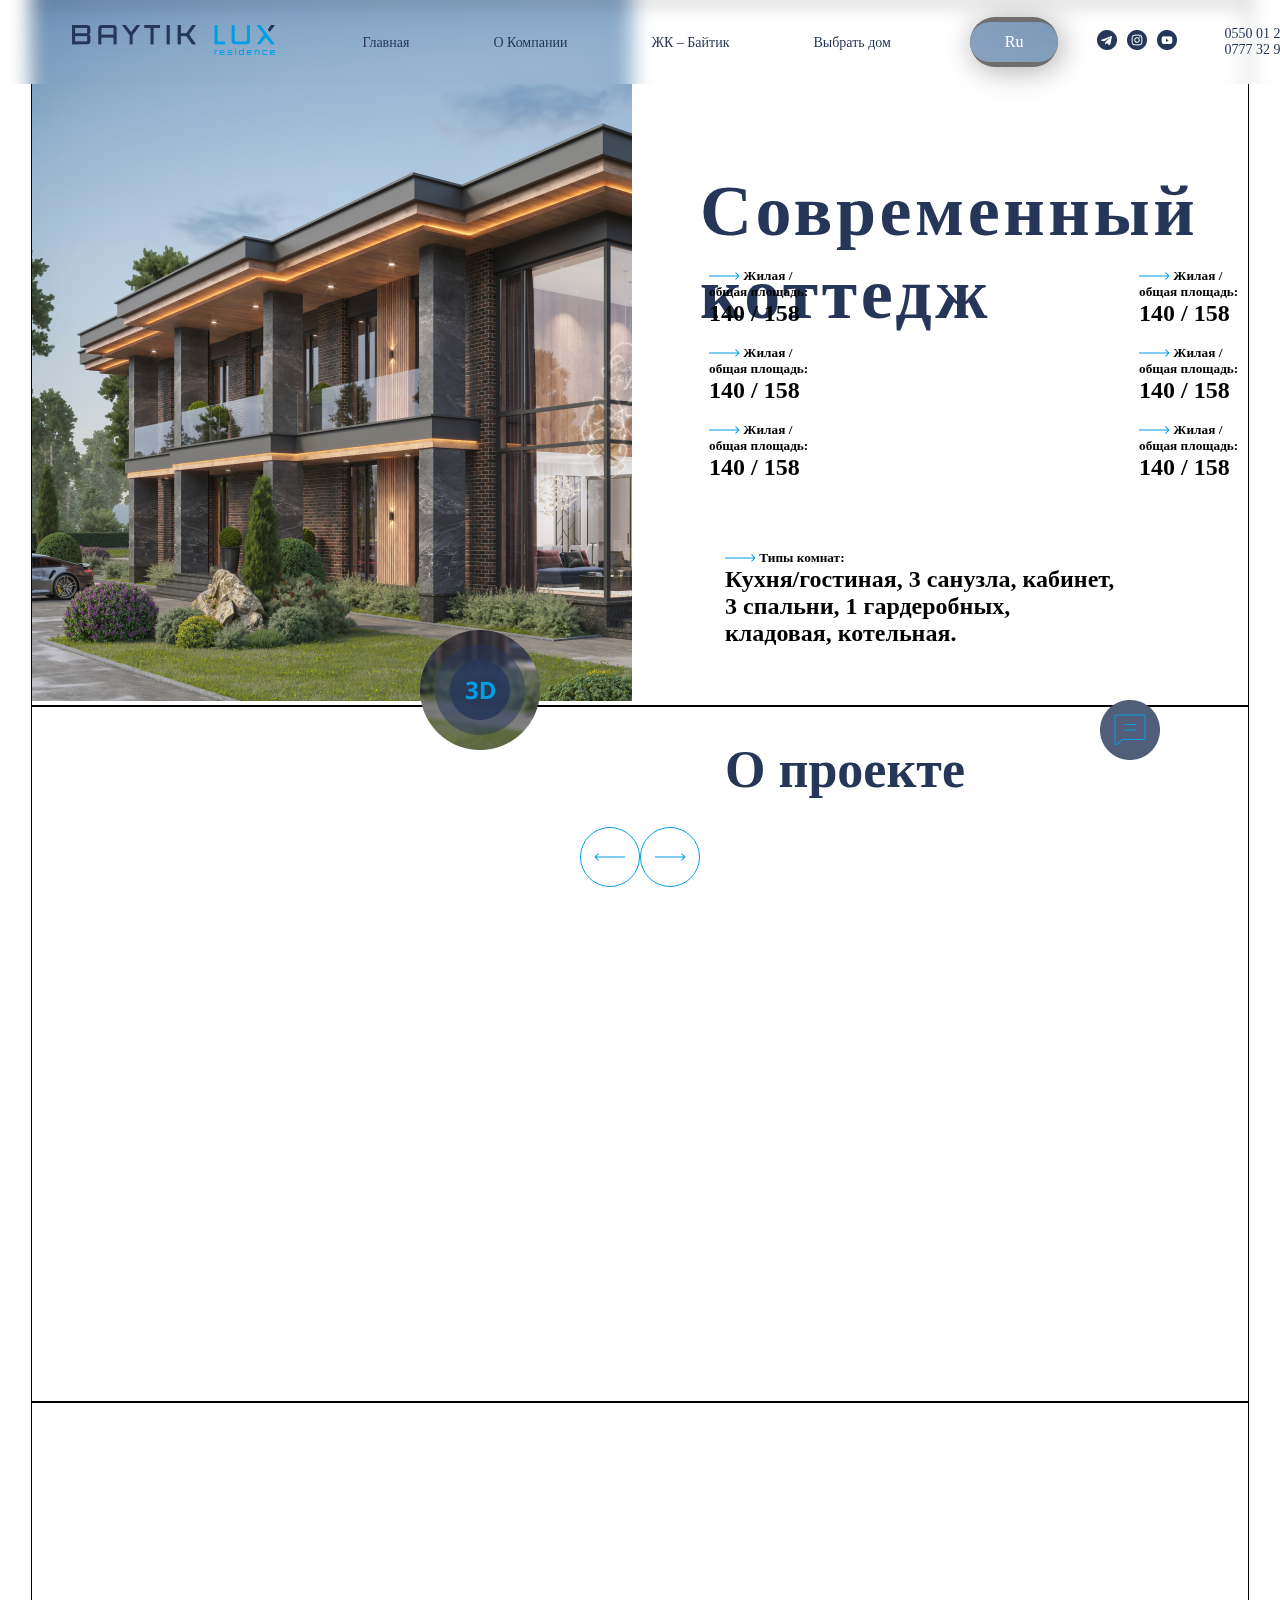
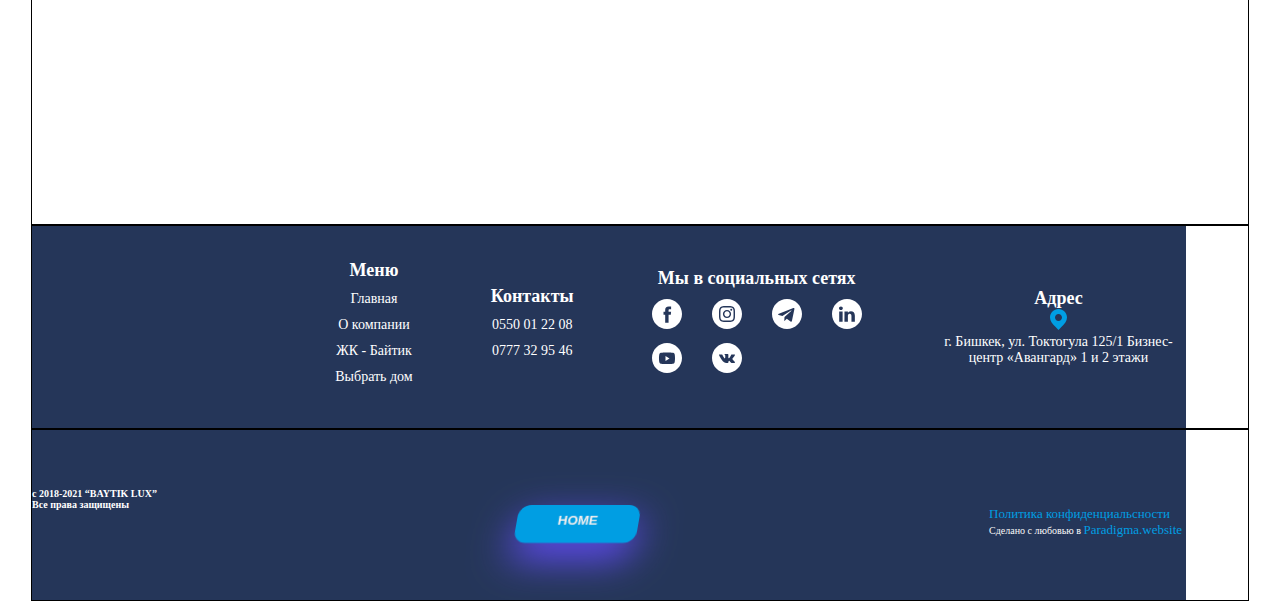
<file: Выбрать дом.html>
<!DOCTYPE html>
<html lang="en">
  <head>
    <meta charset="UTF-8" />
    <meta name="viewport" content="width=device-width, initial-scale=1.0" />
    <title>Выбрать дом</title>
    <link
      rel="icon"
      href="https://www.desmoinesregister.com/gcdn/presto/2023/03/06/PDEM/442d7d79-7525-4f5d-8c0b-e56f3b810e3b-6102_NE_Briarwood_Dr_Ankeny_IA_twilight_028.jpg?crop=1023,576,x0,y94&width=660&height=372&format=pjpg&auto=webp"
    />
    <link rel="stylesheet" href="./Выбрать дом.css" />
    <link rel="stylesheet" href="./media2.css" />
    <link href="https://unpkg.com/aos@2.3.1/dist/aos.css" rel="stylesheet" />
  </head>
  <body>
    <header id="header">
      <div class="Container">
        <div class="header">
          <div class="imgg">
            <div class="header-img">
              <img src="./img/777777.png" alt="" />
            </div>
            <div class="header-img1">
              <img src="./img/9999.png" alt="" />
            </div>
          </div>
          <div class="header-img3">
            <img
              data-aos="fade-down"
              data-aos-easing="linear"
              data-aos-duration="1500"
              class="he-img"
              src="./img/Logo.png"
              alt=""
            />
          </div>
          <div class="header-text">
            <a href="./index.html">Главная</a>
            <a href="#">О Компании</a>
            <a href="">ЖК – Байтик</a>
            <a href="./Выбрать дом.html">Выбрать дом</a>
          </div>
          <div class="header-btn">
            <div data-aos="fade-up" data-aos-duration="3000" class="hkk">
              Ru
            </div>
            <div data-aos="fade-up" data-aos-duration="3000" class="jj">Kg</div>
          </div>
          <div class="header-svg">
            <img src="./img/social network (1).png" alt="" />
          </div>
          <div class="header-titl">
            <h5>0550 01 22 08</h5>
            <h5>0777 32 95 46</h5>
          </div>
        </div>
      </div>
    </header>

    <section id="hero">
      <div class="container">
        <div class="hero">
          <div class="heroo">
            <img
              data-aos="fade-left"
              class="img"
              src="./img/Современный коттедж.png"
              alt=""
            />
          </div>

          <div class="hero-t">
            <div data-aos="fade-right" class="hero-text">
              <h1>Современный коттедж</h1>
            </div>
            <div class="hero-nav">
              <div class="her0">
                <div
                  data-aos="fade-right"
                  data-aos-offset="300"
                  data-aos-easing="ease-in-sine"
                  class="hero1"
                >
                  <h5>
                    <svg
                      xmlns="http://www.w3.org/2000/svg"
                      width="31"
                      height="8"
                      viewBox="0 0 31 8"
                      fill="none"
                    >
                      <path
                        d="M30.3536 4.35355C30.5488 4.15829 30.5488 3.84171 30.3536 3.64645L27.1716 0.464466C26.9763 0.269204 26.6597 0.269204 26.4645 0.464466C26.2692 0.659728 26.2692 0.97631 26.4645 1.17157L29.2929 4L26.4645 6.82843C26.2692 7.02369 26.2692 7.34027 26.4645 7.53553C26.6597 7.7308 26.9763 7.7308 27.1716 7.53553L30.3536 4.35355ZM30 3.5C29.9941 3.5 29.9882 3.5 29.9822 3.5C29.9763 3.5 29.9702 3.5 29.9641 3.5C29.9581 3.5 29.9519 3.5 29.9457 3.5C29.9395 3.5 29.9332 3.5 29.9269 3.5C29.9206 3.5 29.9142 3.5 29.9078 3.5C29.9013 3.5 29.8948 3.5 29.8883 3.5C29.8817 3.5 29.8751 3.5 29.8685 3.5C29.8618 3.5 29.8551 3.5 29.8483 3.5C29.8415 3.5 29.8347 3.5 29.8278 3.5C29.8209 3.5 29.814 3.5 29.807 3.5C29.7999 3.5 29.7929 3.5 29.7858 3.5C29.7787 3.5 29.7715 3.5 29.7642 3.5C29.757 3.5 29.7497 3.5 29.7424 3.5C29.7351 3.5 29.7277 3.5 29.7202 3.5C29.7128 3.5 29.7052 3.5 29.6977 3.5C29.6901 3.5 29.6825 3.5 29.6748 3.5C29.6672 3.5 29.6594 3.5 29.6516 3.5C29.6439 3.5 29.636 3.5 29.6281 3.5C29.6202 3.5 29.6123 3.5 29.6043 3.5C29.5963 3.5 29.5882 3.5 29.5801 3.5C29.572 3.5 29.5638 3.5 29.5556 3.5C29.5474 3.5 29.5391 3.5 29.5308 3.5C29.5224 3.5 29.5141 3.5 29.5056 3.5C29.4972 3.5 29.4887 3.5 29.4801 3.5C29.4716 3.5 29.463 3.5 29.4544 3.5C29.4457 3.5 29.437 3.5 29.4282 3.5C29.4195 3.5 29.4107 3.5 29.4018 3.5C29.3929 3.5 29.384 3.5 29.375 3.5C29.3661 3.5 29.357 3.5 29.348 3.5C29.3389 3.5 29.3297 3.5 29.3206 3.5C29.3114 3.5 29.3021 3.5 29.2929 3.5C29.2836 3.5 29.2742 3.5 29.2648 3.5C29.2554 3.5 29.246 3.5 29.2365 3.5C29.227 3.5 29.2174 3.5 29.2078 3.5C29.1982 3.5 29.1886 3.5 29.1789 3.5C29.1692 3.5 29.1594 3.5 29.1496 3.5C29.1398 3.5 29.1299 3.5 29.12 3.5C29.1101 3.5 29.1002 3.5 29.0901 3.5C29.0801 3.5 29.0701 3.5 29.0599 3.5C29.0498 3.5 29.0397 3.5 29.0294 3.5C29.0192 3.5 29.009 3.5 28.9986 3.5C28.9883 3.5 28.9779 3.5 28.9675 3.5C28.9571 3.5 28.9466 3.5 28.9361 3.5C28.9256 3.5 28.915 3.5 28.9044 3.5C28.8938 3.5 28.8831 3.5 28.8724 3.5C28.8617 3.5 28.8509 3.5 28.8401 3.5C28.8292 3.5 28.8184 3.5 28.8075 3.5C28.7965 3.5 28.7856 3.5 28.7745 3.5C28.7635 3.5 28.7525 3.5 28.7413 3.5C28.7302 3.5 28.7191 3.5 28.7078 3.5C28.6966 3.5 28.6854 3.5 28.674 3.5C28.6627 3.5 28.6514 3.5 28.64 3.5C28.6285 3.5 28.6171 3.5 28.6056 3.5C28.5941 3.5 28.5825 3.5 28.5709 3.5C28.5593 3.5 28.5477 3.5 28.536 3.5C28.5243 3.5 28.5125 3.5 28.5007 3.5C28.4889 3.5 28.4771 3.5 28.4652 3.5C28.4533 3.5 28.4413 3.5 28.4294 3.5C28.4174 3.5 28.4053 3.5 28.3933 3.5C28.3812 3.5 28.369 3.5 28.3569 3.5C28.3447 3.5 28.3325 3.5 28.3202 3.5C28.3079 3.5 28.2956 3.5 28.2832 3.5C28.2709 3.5 28.2585 3.5 28.246 3.5C28.2336 3.5 28.221 3.5 28.2085 3.5C28.1959 3.5 28.1833 3.5 28.1707 3.5C28.1581 3.5 28.1454 3.5 28.1326 3.5C28.1199 3.5 28.1071 3.5 28.0943 3.5C28.0815 3.5 28.0686 3.5 28.0557 3.5C28.0428 3.5 28.0298 3.5 28.0168 3.5C28.0038 3.5 27.9907 3.5 27.9776 3.5C27.9645 3.5 27.9514 3.5 27.9382 3.5C27.925 3.5 27.9118 3.5 27.8985 3.5C27.8852 3.5 27.8719 3.5 27.8585 3.5C27.8451 3.5 27.8317 3.5 27.8183 3.5C27.8048 3.5 27.7913 3.5 27.7777 3.5C27.7642 3.5 27.7506 3.5 27.737 3.5C27.7233 3.5 27.7097 3.5 27.6959 3.5C27.6822 3.5 27.6684 3.5 27.6546 3.5C27.6408 3.5 27.627 3.5 27.6131 3.5C27.5992 3.5 27.5852 3.5 27.5712 3.5C27.5572 3.5 27.5432 3.5 27.5291 3.5C27.5151 3.5 27.5009 3.5 27.4868 3.5C27.4726 3.5 27.4584 3.5 27.4442 3.5C27.4299 3.5 27.4156 3.5 27.4013 3.5C27.387 3.5 27.3726 3.5 27.3582 3.5C27.3438 3.5 27.3293 3.5 27.3148 3.5C27.3003 3.5 27.2858 3.5 27.2712 3.5C27.2566 3.5 27.242 3.5 27.2273 3.5C27.2126 3.5 27.1979 3.5 27.1832 3.5C27.1684 3.5 27.1536 3.5 27.1388 3.5C27.1239 3.5 27.1091 3.5 27.0941 3.5C27.0792 3.5 27.0642 3.5 27.0492 3.5C27.0342 3.5 27.0192 3.5 27.0041 3.5C26.989 3.5 26.9739 3.5 26.9587 3.5C26.9436 3.5 26.9284 3.5 26.9131 3.5C26.8979 3.5 26.8826 3.5 26.8672 3.5C26.8519 3.5 26.8365 3.5 26.8211 3.5C26.8057 3.5 26.7903 3.5 26.7748 3.5C26.7593 3.5 26.7438 3.5 26.7282 3.5C26.7126 3.5 26.697 3.5 26.6814 3.5C26.6657 3.5 26.65 3.5 26.6343 3.5C26.6186 3.5 26.6028 3.5 26.587 3.5C26.5712 3.5 26.5553 3.5 26.5394 3.5C26.5236 3.5 26.5076 3.5 26.4917 3.5C26.4757 3.5 26.4597 3.5 26.4437 3.5C26.4276 3.5 26.4115 3.5 26.3954 3.5C26.3793 3.5 26.3631 3.5 26.3469 3.5C26.3307 3.5 26.3145 3.5 26.2982 3.5C26.282 3.5 26.2656 3.5 26.2493 3.5C26.2329 3.5 26.2166 3.5 26.2001 3.5C26.1837 3.5 26.1672 3.5 26.1507 3.5C26.1342 3.5 26.1177 3.5 26.1011 3.5C26.0845 3.5 26.0679 3.5 26.0513 3.5C26.0346 3.5 26.0179 3.5 26.0012 3.5C25.9845 3.5 25.9677 3.5 25.9509 3.5C25.9341 3.5 25.9173 3.5 25.9004 3.5C25.8835 3.5 25.8666 3.5 25.8497 3.5C25.8327 3.5 25.8157 3.5 25.7987 3.5C25.7817 3.5 25.7646 3.5 25.7475 3.5C25.7304 3.5 25.7133 3.5 25.6961 3.5C25.679 3.5 25.6618 3.5 25.6445 3.5C25.6273 3.5 25.61 3.5 25.5927 3.5C25.5754 3.5 25.5581 3.5 25.5407 3.5C25.5233 3.5 25.5059 3.5 25.4884 3.5C25.471 3.5 25.4535 3.5 25.436 3.5C25.4185 3.5 25.4009 3.5 25.3833 3.5C25.3657 3.5 25.3481 3.5 25.3304 3.5C25.3128 3.5 25.2951 3.5 25.2773 3.5C25.2596 3.5 25.2418 3.5 25.224 3.5C25.2062 3.5 25.1884 3.5 25.1705 3.5C25.1527 3.5 25.1348 3.5 25.1168 3.5C25.0989 3.5 25.0809 3.5 25.0629 3.5C25.0449 3.5 25.0269 3.5 25.0088 3.5C24.9907 3.5 24.9726 3.5 24.9545 3.5C24.9364 3.5 24.9182 3.5 24.9 3.5C24.8818 3.5 24.8635 3.5 24.8453 3.5C24.827 3.5 24.8087 3.5 24.7903 3.5C24.772 3.5 24.7536 3.5 24.7352 3.5C24.7168 3.5 24.6984 3.5 24.6799 3.5C24.6615 3.5 24.643 3.5 24.6244 3.5C24.6059 3.5 24.5873 3.5 24.5687 3.5C24.5501 3.5 24.5315 3.5 24.5128 3.5C24.4942 3.5 24.4755 3.5 24.4567 3.5C24.438 3.5 24.4193 3.5 24.4005 3.5C24.3817 3.5 24.3629 3.5 24.344 3.5C24.3252 3.5 24.3063 3.5 24.2874 3.5C24.2684 3.5 24.2495 3.5 24.2305 3.5C24.2115 3.5 24.1925 3.5 24.1735 3.5C24.1545 3.5 24.1354 3.5 24.1163 3.5C24.0972 3.5 24.078 3.5 24.0589 3.5C24.0397 3.5 24.0205 3.5 24.0013 3.5C23.9821 3.5 23.9628 3.5 23.9435 3.5C23.9243 3.5 23.9049 3.5 23.8856 3.5C23.8663 3.5 23.8469 3.5 23.8275 3.5C23.8081 3.5 23.7886 3.5 23.7692 3.5C23.7497 3.5 23.7302 3.5 23.7107 3.5C23.6912 3.5 23.6716 3.5 23.652 3.5C23.6325 3.5 23.6129 3.5 23.5932 3.5C23.5736 3.5 23.5539 3.5 23.5342 3.5C23.5145 3.5 23.4948 3.5 23.475 3.5C23.4553 3.5 23.4355 3.5 23.4157 3.5C23.3959 3.5 23.376 3.5 23.3562 3.5C23.3363 3.5 23.3164 3.5 23.2965 3.5C23.2766 3.5 23.2566 3.5 23.2366 3.5C23.2166 3.5 23.1966 3.5 23.1766 3.5C23.1566 3.5 23.1365 3.5 23.1164 3.5C23.0963 3.5 23.0762 3.5 23.056 3.5C23.0359 3.5 23.0157 3.5 22.9955 3.5C22.9753 3.5 22.9551 3.5 22.9348 3.5C22.9146 3.5 22.8943 3.5 22.874 3.5C22.8537 3.5 22.8333 3.5 22.813 3.5C22.7926 3.5 22.7722 3.5 22.7518 3.5C22.7314 3.5 22.711 3.5 22.6905 3.5C22.67 3.5 22.6495 3.5 22.629 3.5C22.6085 3.5 22.5879 3.5 22.5674 3.5C22.5468 3.5 22.5262 3.5 22.5056 3.5C22.4849 3.5 22.4643 3.5 22.4436 3.5C22.4229 3.5 22.4022 3.5 22.3815 3.5C22.3608 3.5 22.34 3.5 22.3193 3.5C22.2985 3.5 22.2777 3.5 22.2568 3.5C22.236 3.5 22.2152 3.5 22.1943 3.5C22.1734 3.5 22.1525 3.5 22.1316 3.5C22.1107 3.5 22.0897 3.5 22.0687 3.5C22.0478 3.5 22.0268 3.5 22.0057 3.5C21.9847 3.5 21.9637 3.5 21.9426 3.5C21.9215 3.5 21.9004 3.5 21.8793 3.5C21.8582 3.5 21.837 3.5 21.8159 3.5C21.7947 3.5 21.7735 3.5 21.7523 3.5C21.7311 3.5 21.7098 3.5 21.6886 3.5C21.6673 3.5 21.646 3.5 21.6247 3.5C21.6034 3.5 21.5821 3.5 21.5607 3.5C21.5394 3.5 21.518 3.5 21.4966 3.5C21.4752 3.5 21.4538 3.5 21.4323 3.5C21.4109 3.5 21.3894 3.5 21.3679 3.5C21.3464 3.5 21.3249 3.5 21.3034 3.5C21.2818 3.5 21.2603 3.5 21.2387 3.5C21.2171 3.5 21.1955 3.5 21.1739 3.5C21.1523 3.5 21.1306 3.5 21.109 3.5C21.0873 3.5 21.0656 3.5 21.0439 3.5C21.0222 3.5 21.0004 3.5 20.9787 3.5C20.9569 3.5 20.9352 3.5 20.9134 3.5C20.8916 3.5 20.8698 3.5 20.8479 3.5C20.8261 3.5 20.8042 3.5 20.7823 3.5C20.7605 3.5 20.7386 3.5 20.7166 3.5C20.6947 3.5 20.6728 3.5 20.6508 3.5C20.6289 3.5 20.6069 3.5 20.5849 3.5C20.5629 3.5 20.5409 3.5 20.5188 3.5C20.4968 3.5 20.4747 3.5 20.4526 3.5C20.4305 3.5 20.4084 3.5 20.3863 3.5C20.3642 3.5 20.3421 3.5 20.3199 3.5C20.2977 3.5 20.2756 3.5 20.2534 3.5C20.2312 3.5 20.2089 3.5 20.1867 3.5C20.1645 3.5 20.1422 3.5 20.1199 3.5C20.0977 3.5 20.0754 3.5 20.0531 3.5C20.0307 3.5 20.0084 3.5 19.9861 3.5C19.9637 3.5 19.9413 3.5 19.919 3.5C19.8966 3.5 19.8742 3.5 19.8517 3.5C19.8293 3.5 19.8069 3.5 19.7844 3.5C19.762 3.5 19.7395 3.5 19.717 3.5C19.6945 3.5 19.672 3.5 19.6494 3.5C19.6269 3.5 19.6044 3.5 19.5818 3.5C19.5592 3.5 19.5366 3.5 19.514 3.5C19.4914 3.5 19.4688 3.5 19.4462 3.5C19.4236 3.5 19.4009 3.5 19.3782 3.5C19.3556 3.5 19.3329 3.5 19.3102 3.5C19.2875 3.5 19.2648 3.5 19.242 3.5C19.2193 3.5 19.1965 3.5 19.1738 3.5C19.151 3.5 19.1282 3.5 19.1054 3.5C19.0826 3.5 19.0598 3.5 19.037 3.5C19.0141 3.5 18.9913 3.5 18.9684 3.5C18.9456 3.5 18.9227 3.5 18.8998 3.5C18.8769 3.5 18.854 3.5 18.831 3.5C18.8081 3.5 18.7852 3.5 18.7622 3.5C18.7393 3.5 18.7163 3.5 18.6933 3.5C18.6703 3.5 18.6473 3.5 18.6243 3.5C18.6013 3.5 18.5782 3.5 18.5552 3.5C18.5321 3.5 18.5091 3.5 18.486 3.5C18.4629 3.5 18.4398 3.5 18.4167 3.5C18.3936 3.5 18.3705 3.5 18.3474 3.5C18.3242 3.5 18.3011 3.5 18.2779 3.5C18.2548 3.5 18.2316 3.5 18.2084 3.5C18.1852 3.5 18.162 3.5 18.1388 3.5C18.1156 3.5 18.0924 3.5 18.0691 3.5C18.0459 3.5 18.0226 3.5 17.9993 3.5C17.9761 3.5 17.9528 3.5 17.9295 3.5C17.9062 3.5 17.8829 3.5 17.8596 3.5C17.8362 3.5 17.8129 3.5 17.7896 3.5C17.7662 3.5 17.7429 3.5 17.7195 3.5C17.6961 3.5 17.6727 3.5 17.6493 3.5C17.6259 3.5 17.6025 3.5 17.5791 3.5C17.5557 3.5 17.5322 3.5 17.5088 3.5C17.4854 3.5 17.4619 3.5 17.4384 3.5C17.415 3.5 17.3915 3.5 17.368 3.5C17.3445 3.5 17.321 3.5 17.2975 3.5C17.274 3.5 17.2504 3.5 17.2269 3.5C17.2034 3.5 17.1798 3.5 17.1563 3.5C17.1327 3.5 17.1091 3.5 17.0855 3.5C17.062 3.5 17.0384 3.5 17.0148 3.5C16.9912 3.5 16.9675 3.5 16.9439 3.5C16.9203 3.5 16.8967 3.5 16.873 3.5C16.8494 3.5 16.8257 3.5 16.8021 3.5C16.7784 3.5 16.7547 3.5 16.731 3.5C16.7073 3.5 16.6837 3.5 16.66 3.5C16.6362 3.5 16.6125 3.5 16.5888 3.5C16.5651 3.5 16.5414 3.5 16.5176 3.5C16.4939 3.5 16.4701 3.5 16.4464 3.5C16.4226 3.5 16.3988 3.5 16.375 3.5C16.3513 3.5 16.3275 3.5 16.3037 3.5C16.2799 3.5 16.2561 3.5 16.2323 3.5C16.2085 3.5 16.1846 3.5 16.1608 3.5C16.137 3.5 16.1131 3.5 16.0893 3.5C16.0654 3.5 16.0416 3.5 16.0177 3.5C15.9939 3.5 15.97 3.5 15.9461 3.5C15.9222 3.5 15.8983 3.5 15.8744 3.5C15.8506 3.5 15.8267 3.5 15.8027 3.5C15.7788 3.5 15.7549 3.5 15.731 3.5C15.7071 3.5 15.6831 3.5 15.6592 3.5C15.6353 3.5 15.6113 3.5 15.5874 3.5C15.5634 3.5 15.5394 3.5 15.5155 3.5C15.4915 3.5 15.4675 3.5 15.4436 3.5C15.4196 3.5 15.3956 3.5 15.3716 3.5C15.3476 3.5 15.3236 3.5 15.2996 3.5C15.2756 3.5 15.2516 3.5 15.2276 3.5C15.2036 3.5 15.1795 3.5 15.1555 3.5C15.1315 3.5 15.1074 3.5 15.0834 3.5C15.0594 3.5 15.0353 3.5 15.0113 3.5C14.9872 3.5 14.9631 3.5 14.9391 3.5C14.915 3.5 14.891 3.5 14.8669 3.5C14.8428 3.5 14.8187 3.5 14.7947 3.5C14.7706 3.5 14.7465 3.5 14.7224 3.5C14.6983 3.5 14.6742 3.5 14.6501 3.5C14.626 3.5 14.6019 3.5 14.5778 3.5C14.5537 3.5 14.5296 3.5 14.5054 3.5C14.4813 3.5 14.4572 3.5 14.4331 3.5C14.4089 3.5 14.3848 3.5 14.3607 3.5C14.3365 3.5 14.3124 3.5 14.2883 3.5C14.2641 3.5 14.24 3.5 14.2158 3.5C14.1917 3.5 14.1675 3.5 14.1434 3.5C14.1192 3.5 14.0951 3.5 14.0709 3.5C14.0467 3.5 14.0226 3.5 13.9984 3.5C13.9742 3.5 13.9501 3.5 13.9259 3.5C13.9017 3.5 13.8775 3.5 13.8534 3.5C13.8292 3.5 13.805 3.5 13.7808 3.5C13.7566 3.5 13.7324 3.5 13.7083 3.5C13.6841 3.5 13.6599 3.5 13.6357 3.5C13.6115 3.5 13.5873 3.5 13.5631 3.5C13.5389 3.5 13.5147 3.5 13.4905 3.5C13.4663 3.5 13.4421 3.5 13.4179 3.5C13.3937 3.5 13.3695 3.5 13.3453 3.5C13.3211 3.5 13.2969 3.5 13.2727 3.5C13.2485 3.5 13.2243 3.5 13.2001 3.5C13.1759 3.5 13.1517 3.5 13.1274 3.5C13.1032 3.5 13.079 3.5 13.0548 3.5C13.0306 3.5 13.0064 3.5 12.9822 3.5C12.958 3.5 12.9338 3.5 12.9095 3.5C12.8853 3.5 12.8611 3.5 12.8369 3.5C12.8127 3.5 12.7885 3.5 12.7643 3.5C12.7401 3.5 12.7159 3.5 12.6916 3.5C12.6674 3.5 12.6432 3.5 12.619 3.5C12.5948 3.5 12.5706 3.5 12.5464 3.5C12.5222 3.5 12.498 3.5 12.4738 3.5C12.4496 3.5 12.4254 3.5 12.4011 3.5C12.3769 3.5 12.3527 3.5 12.3285 3.5C12.3043 3.5 12.2801 3.5 12.2559 3.5C12.2317 3.5 12.2075 3.5 12.1834 3.5C12.1592 3.5 12.135 3.5 12.1108 3.5C12.0866 3.5 12.0624 3.5 12.0382 3.5C12.014 3.5 11.9898 3.5 11.9656 3.5C11.9415 3.5 11.9173 3.5 11.8931 3.5C11.8689 3.5 11.8448 3.5 11.8206 3.5C11.7964 3.5 11.7722 3.5 11.7481 3.5C11.7239 3.5 11.6997 3.5 11.6756 3.5C11.6514 3.5 11.6273 3.5 11.6031 3.5C11.5789 3.5 11.5548 3.5 11.5306 3.5C11.5065 3.5 11.4824 3.5 11.4582 3.5C11.4341 3.5 11.4099 3.5 11.3858 3.5C11.3617 3.5 11.3375 3.5 11.3134 3.5C11.2893 3.5 11.2652 3.5 11.241 3.5C11.2169 3.5 11.1928 3.5 11.1687 3.5C11.1446 3.5 11.1205 3.5 11.0964 3.5C11.0723 3.5 11.0482 3.5 11.0241 3.5C11 3.5 10.9759 3.5 10.9518 3.5C10.9277 3.5 10.9037 3.5 10.8796 3.5C10.8555 3.5 10.8315 3.5 10.8074 3.5C10.7833 3.5 10.7593 3.5 10.7352 3.5C10.7112 3.5 10.6871 3.5 10.6631 3.5C10.6391 3.5 10.615 3.5 10.591 3.5C10.567 3.5 10.5429 3.5 10.5189 3.5C10.4949 3.5 10.4709 3.5 10.4469 3.5C10.4229 3.5 10.3989 3.5 10.3749 3.5C10.3509 3.5 10.3269 3.5 10.3029 3.5C10.279 3.5 10.255 3.5 10.231 3.5C10.2071 3.5 10.1831 3.5 10.1591 3.5C10.1352 3.5 10.1112 3.5 10.0873 3.5C10.0634 3.5 10.0394 3.5 10.0155 3.5C9.99159 3.5 9.96767 3.5 9.94376 3.5C9.91986 3.5 9.89595 3.5 9.87206 3.5C9.84817 3.5 9.82428 3.5 9.8004 3.5C9.77652 3.5 9.75265 3.5 9.72879 3.5C9.70493 3.5 9.68107 3.5 9.65723 3.5C9.63338 3.5 9.60954 3.5 9.58571 3.5C9.56188 3.5 9.53806 3.5 9.51425 3.5C9.49044 3.5 9.46663 3.5 9.44284 3.5C9.41904 3.5 9.39525 3.5 9.37148 3.5C9.3477 3.5 9.32393 3.5 9.30017 3.5C9.27641 3.5 9.25266 3.5 9.22892 3.5C9.20518 3.5 9.18145 3.5 9.15772 3.5C9.134 3.5 9.11029 3.5 9.08659 3.5C9.06288 3.5 9.03919 3.5 9.01551 3.5C8.99182 3.5 8.96815 3.5 8.94449 3.5C8.92082 3.5 8.89717 3.5 8.87353 3.5C8.84988 3.5 8.82625 3.5 8.80263 3.5C8.779 3.5 8.75539 3.5 8.73179 3.5C8.70819 3.5 8.6846 3.5 8.66102 3.5C8.63744 3.5 8.61387 3.5 8.59031 3.5C8.56675 3.5 8.5432 3.5 8.51967 3.5C8.49613 3.5 8.4726 3.5 8.44909 3.5C8.42558 3.5 8.40207 3.5 8.37858 3.5C8.35509 3.5 8.33161 3.5 8.30815 3.5C8.28468 3.5 8.26122 3.5 8.23778 3.5C8.21433 3.5 8.1909 3.5 8.16748 3.5C8.14406 3.5 8.12065 3.5 8.09726 3.5C8.07386 3.5 8.05048 3.5 8.02711 3.5C8.00374 3.5 7.98038 3.5 7.95703 3.5C7.93369 3.5 7.91035 3.5 7.88703 3.5C7.86371 3.5 7.8404 3.5 7.81711 3.5C7.79382 3.5 7.77053 3.5 7.74726 3.5C7.724 3.5 7.70074 3.5 7.6775 3.5C7.65426 3.5 7.63103 3.5 7.60781 3.5C7.5846 3.5 7.5614 3.5 7.53821 3.5C7.51502 3.5 7.49185 3.5 7.46869 3.5C7.44553 3.5 7.42238 3.5 7.39925 3.5C7.37612 3.5 7.353 3.5 7.3299 3.5C7.30679 3.5 7.2837 3.5 7.26063 3.5C7.23755 3.5 7.21449 3.5 7.19145 3.5C7.1684 3.5 7.14537 3.5 7.12236 3.5C7.09934 3.5 7.07634 3.5 7.05335 3.5C7.03037 3.5 7.00739 3.5 6.98444 3.5C6.96148 3.5 6.93854 3.5 6.91562 3.5C6.89269 3.5 6.86978 3.5 6.84689 3.5C6.82399 3.5 6.80111 3.5 6.77825 3.5C6.75539 3.5 6.73254 3.5 6.70971 3.5C6.68688 3.5 6.66406 3.5 6.64126 3.5C6.61846 3.5 6.59568 3.5 6.57291 3.5C6.55015 3.5 6.5274 3.5 6.50466 3.5C6.48193 3.5 6.45921 3.5 6.43651 3.5C6.41381 3.5 6.39113 3.5 6.36846 3.5C6.34579 3.5 6.32314 3.5 6.30051 3.5C6.27788 3.5 6.25526 3.5 6.23266 3.5C6.21006 3.5 6.18748 3.5 6.16492 3.5C6.14235 3.5 6.1198 3.5 6.09727 3.5C6.07475 3.5 6.05223 3.5 6.02974 3.5C6.00725 3.5 5.98477 3.5 5.96231 3.5C5.93986 3.5 5.91742 3.5 5.89499 3.5C5.87257 3.5 5.85017 3.5 5.82778 3.5C5.8054 3.5 5.78303 3.5 5.76068 3.5C5.73833 3.5 5.716 3.5 5.69369 3.5C5.67138 3.5 5.64909 3.5 5.62682 3.5C5.60454 3.5 5.58229 3.5 5.56005 3.5C5.53782 3.5 5.5156 3.5 5.4934 3.5C5.4712 3.5 5.44903 3.5 5.42687 3.5C5.40471 3.5 5.38257 3.5 5.36045 3.5C5.33833 3.5 5.31623 3.5 5.29415 3.5C5.27207 3.5 5.25001 3.5 5.22797 3.5C5.20593 3.5 5.18391 3.5 5.16191 3.5C5.13991 3.5 5.11794 3.5 5.09598 3.5C5.07402 3.5 5.05208 3.5 5.03016 3.5C5.00824 3.5 4.98634 3.5 4.96447 3.5C4.94259 3.5 4.92073 3.5 4.8989 3.5C4.87706 3.5 4.85525 3.5 4.83345 3.5C4.81166 3.5 4.78989 3.5 4.76814 3.5C4.74639 3.5 4.72466 3.5 4.70295 3.5C4.68124 3.5 4.65956 3.5 4.63789 3.5C4.61623 3.5 4.59458 3.5 4.57296 3.5C4.55134 3.5 4.52974 3.5 4.50816 3.5C4.48659 3.5 4.46503 3.5 4.4435 3.5C4.42196 3.5 4.40045 3.5 4.37897 3.5C4.35748 3.5 4.33601 3.5 4.31457 3.5C4.29312 3.5 4.2717 3.5 4.2503 3.5C4.22891 3.5 4.20753 3.5 4.18618 3.5C4.16483 3.5 4.1435 3.5 4.12219 3.5C4.10088 3.5 4.0796 3.5 4.05834 3.5C4.03708 3.5 4.01584 3.5 3.99463 3.5C3.97342 3.5 3.95223 3.5 3.93106 3.5C3.9099 3.5 3.88876 3.5 3.86764 3.5C3.84652 3.5 3.82542 3.5 3.80435 3.5C3.78329 3.5 3.76224 3.5 3.74122 3.5C3.72019 3.5 3.6992 3.5 3.67822 3.5C3.65725 3.5 3.6363 3.5 3.61538 3.5C3.59445 3.5 3.57355 3.5 3.55268 3.5C3.53181 3.5 3.51095 3.5 3.49013 3.5C3.46931 3.5 3.44851 3.5 3.42773 3.5C3.40696 3.5 3.38621 3.5 3.36548 3.5C3.34476 3.5 3.32406 3.5 3.30338 3.5C3.28271 3.5 3.26206 3.5 3.24144 3.5C3.22082 3.5 3.20022 3.5 3.17965 3.5C3.15908 3.5 3.13854 3.5 3.11802 3.5C3.0975 3.5 3.07701 3.5 3.05654 3.5C3.03608 3.5 3.01564 3.5 2.99522 3.5C2.97481 3.5 2.95442 3.5 2.93406 3.5C2.9137 3.5 2.89337 3.5 2.87306 3.5C2.85276 3.5 2.83248 3.5 2.81223 3.5C2.79197 3.5 2.77175 3.5 2.75155 3.5C2.73135 3.5 2.71118 3.5 2.69103 3.5C2.67089 3.5 2.65077 3.5 2.63068 3.5C2.61059 3.5 2.59053 3.5 2.5705 3.5C2.55047 3.5 2.53046 3.5 2.51048 3.5C2.4905 3.5 2.47055 3.5 2.45063 3.5C2.43071 3.5 2.41082 3.5 2.39095 3.5C2.37109 3.5 2.35125 3.5 2.33144 3.5C2.31163 3.5 2.29185 3.5 2.2721 3.5C2.25235 3.5 2.23262 3.5 2.21293 3.5C2.19324 3.5 2.17357 3.5 2.15394 3.5C2.1343 3.5 2.11469 3.5 2.09511 3.5C2.07554 3.5 2.05599 3.5 2.03647 3.5C2.01695 3.5 1.99746 3.5 1.978 3.5C1.95854 3.5 1.93911 3.5 1.91971 3.5C1.90031 3.5 1.88094 3.5 1.8616 3.5C1.84225 3.5 1.82294 3.5 1.80366 3.5C1.78438 3.5 1.76513 3.5 1.74591 3.5C1.72669 3.5 1.7075 3.5 1.68834 3.5C1.66918 3.5 1.65005 3.5 1.63095 3.5C1.61186 3.5 1.59279 3.5 1.57375 3.5C1.55472 3.5 1.53571 3.5 1.51674 3.5C1.49776 3.5 1.47882 3.5 1.45991 3.5C1.44099 3.5 1.42211 3.5 1.40326 3.5C1.38441 3.5 1.36559 3.5 1.34681 3.5C1.32802 3.5 1.30927 3.5 1.29054 3.5C1.27182 3.5 1.25313 3.5 1.23447 3.5C1.21581 3.5 1.19718 3.5 1.17859 3.5C1.15999 3.5 1.14143 3.5 1.1229 3.5C1.10437 3.5 1.08587 3.5 1.0674 3.5C1.04894 3.5 1.0305 3.5 1.0121 3.5C0.993704 3.5 0.975336 3.5 0.957003 3.5C0.938667 3.5 0.920366 3.5 0.902098 3.5C0.883827 3.5 0.865593 3.5 0.847391 3.5C0.829187 3.5 0.811018 3.5 0.792883 3.5C0.774748 3.5 0.756645 3.5 0.738577 3.5C0.720509 3.5 0.702475 3.5 0.684473 3.5C0.666472 3.5 0.648506 3.5 0.630571 3.5C0.612639 3.5 0.59474 3.5 0.576876 3.5C0.559012 3.5 0.54118 3.5 0.523384 3.5C0.505587 3.5 0.487825 3.5 0.470099 3.5C0.452372 3.5 0.434679 3.5 0.417021 3.5C0.399363 3.5 0.381741 3.5 0.364151 3.5C0.346563 3.5 0.32901 3.5 0.311493 3.5C0.293974 3.5 0.276491 3.5 0.259043 3.5C0.241596 3.5 0.224184 3.5 0.206806 3.5C0.18943 3.5 0.172089 3.5 0.154783 3.5C0.137478 3.5 0.120207 3.5 0.102974 3.5C0.0857392 3.5 0.0685406 3.5 0.0513783 3.5C0.0342179 3.5 0.0170918 3.5 4.37114e-08 3.5L-4.37114e-08 4.5C0.0170917 4.5 0.0342178 4.5 0.0513782 4.5C0.0685405 4.5 0.0857391 4.5 0.102974 4.5C0.120207 4.5 0.137478 4.5 0.154783 4.5C0.172089 4.5 0.18943 4.5 0.206806 4.5C0.224184 4.5 0.241596 4.5 0.259043 4.5C0.276491 4.5 0.293974 4.5 0.311493 4.5C0.32901 4.5 0.346563 4.5 0.364151 4.5C0.381741 4.5 0.399363 4.5 0.417021 4.5C0.434679 4.5 0.452372 4.5 0.470098 4.5C0.487825 4.5 0.505587 4.5 0.523384 4.5C0.54118 4.5 0.559011 4.5 0.576876 4.5C0.59474 4.5 0.612638 4.5 0.630571 4.5C0.648506 4.5 0.666471 4.5 0.684473 4.5C0.702475 4.5 0.720509 4.5 0.738577 4.5C0.756645 4.5 0.774748 4.5 0.792883 4.5C0.811018 4.5 0.829187 4.5 0.847391 4.5C0.865593 4.5 0.883827 4.5 0.902098 4.5C0.920366 4.5 0.938667 4.5 0.957003 4.5C0.975336 4.5 0.993704 4.5 1.0121 4.5C1.0305 4.5 1.04894 4.5 1.0674 4.5C1.08587 4.5 1.10437 4.5 1.1229 4.5C1.14143 4.5 1.15999 4.5 1.17859 4.5C1.19718 4.5 1.21581 4.5 1.23447 4.5C1.25313 4.5 1.27182 4.5 1.29054 4.5C1.30927 4.5 1.32802 4.5 1.34681 4.5C1.36559 4.5 1.38441 4.5 1.40326 4.5C1.42211 4.5 1.44099 4.5 1.45991 4.5C1.47882 4.5 1.49776 4.5 1.51674 4.5C1.53571 4.5 1.55472 4.5 1.57375 4.5C1.59279 4.5 1.61186 4.5 1.63095 4.5C1.65005 4.5 1.66918 4.5 1.68834 4.5C1.7075 4.5 1.72669 4.5 1.74591 4.5C1.76513 4.5 1.78438 4.5 1.80366 4.5C1.82294 4.5 1.84225 4.5 1.8616 4.5C1.88094 4.5 1.90031 4.5 1.91971 4.5C1.93911 4.5 1.95854 4.5 1.978 4.5C1.99746 4.5 2.01695 4.5 2.03647 4.5C2.05599 4.5 2.07554 4.5 2.09511 4.5C2.11469 4.5 2.1343 4.5 2.15394 4.5C2.17357 4.5 2.19324 4.5 2.21293 4.5C2.23262 4.5 2.25235 4.5 2.2721 4.5C2.29185 4.5 2.31163 4.5 2.33144 4.5C2.35125 4.5 2.37109 4.5 2.39095 4.5C2.41082 4.5 2.43071 4.5 2.45063 4.5C2.47055 4.5 2.4905 4.5 2.51048 4.5C2.53046 4.5 2.55047 4.5 2.5705 4.5C2.59053 4.5 2.61059 4.5 2.63068 4.5C2.65077 4.5 2.67089 4.5 2.69103 4.5C2.71118 4.5 2.73135 4.5 2.75155 4.5C2.77175 4.5 2.79197 4.5 2.81223 4.5C2.83248 4.5 2.85276 4.5 2.87306 4.5C2.89337 4.5 2.9137 4.5 2.93406 4.5C2.95442 4.5 2.97481 4.5 2.99522 4.5C3.01564 4.5 3.03608 4.5 3.05654 4.5C3.07701 4.5 3.0975 4.5 3.11802 4.5C3.13854 4.5 3.15908 4.5 3.17965 4.5C3.20022 4.5 3.22082 4.5 3.24144 4.5C3.26206 4.5 3.28271 4.5 3.30338 4.5C3.32406 4.5 3.34476 4.5 3.36548 4.5C3.38621 4.5 3.40696 4.5 3.42773 4.5C3.44851 4.5 3.4693 4.5 3.49013 4.5C3.51095 4.5 3.5318 4.5 3.55268 4.5C3.57355 4.5 3.59445 4.5 3.61538 4.5C3.6363 4.5 3.65725 4.5 3.67822 4.5C3.6992 4.5 3.72019 4.5 3.74122 4.5C3.76224 4.5 3.78329 4.5 3.80435 4.5C3.82542 4.5 3.84652 4.5 3.86764 4.5C3.88876 4.5 3.9099 4.5 3.93106 4.5C3.95223 4.5 3.97342 4.5 3.99463 4.5C4.01584 4.5 4.03708 4.5 4.05834 4.5C4.0796 4.5 4.10088 4.5 4.12219 4.5C4.1435 4.5 4.16483 4.5 4.18618 4.5C4.20753 4.5 4.22891 4.5 4.2503 4.5C4.2717 4.5 4.29312 4.5 4.31457 4.5C4.33601 4.5 4.35748 4.5 4.37897 4.5C4.40045 4.5 4.42196 4.5 4.4435 4.5C4.46503 4.5 4.48659 4.5 4.50816 4.5C4.52974 4.5 4.55134 4.5 4.57296 4.5C4.59458 4.5 4.61623 4.5 4.63789 4.5C4.65956 4.5 4.68124 4.5 4.70295 4.5C4.72466 4.5 4.74639 4.5 4.76814 4.5C4.78989 4.5 4.81166 4.5 4.83345 4.5C4.85525 4.5 4.87706 4.5 4.8989 4.5C4.92073 4.5 4.94259 4.5 4.96447 4.5C4.98634 4.5 5.00824 4.5 5.03016 4.5C5.05208 4.5 5.07402 4.5 5.09598 4.5C5.11794 4.5 5.13991 4.5 5.16191 4.5C5.18391 4.5 5.20593 4.5 5.22797 4.5C5.25001 4.5 5.27207 4.5 5.29415 4.5C5.31623 4.5 5.33833 4.5 5.36045 4.5C5.38257 4.5 5.40471 4.5 5.42687 4.5C5.44903 4.5 5.4712 4.5 5.4934 4.5C5.5156 4.5 5.53782 4.5 5.56005 4.5C5.58229 4.5 5.60454 4.5 5.62682 4.5C5.64909 4.5 5.67138 4.5 5.69369 4.5C5.716 4.5 5.73833 4.5 5.76068 4.5C5.78303 4.5 5.8054 4.5 5.82778 4.5C5.85017 4.5 5.87257 4.5 5.89499 4.5C5.91742 4.5 5.93986 4.5 5.96231 4.5C5.98477 4.5 6.00725 4.5 6.02974 4.5C6.05223 4.5 6.07475 4.5 6.09727 4.5C6.1198 4.5 6.14235 4.5 6.16492 4.5C6.18748 4.5 6.21006 4.5 6.23266 4.5C6.25526 4.5 6.27788 4.5 6.30051 4.5C6.32314 4.5 6.34579 4.5 6.36846 4.5C6.39113 4.5 6.41381 4.5 6.43651 4.5C6.45921 4.5 6.48193 4.5 6.50466 4.5C6.5274 4.5 6.55015 4.5 6.57291 4.5C6.59568 4.5 6.61846 4.5 6.64126 4.5C6.66406 4.5 6.68688 4.5 6.70971 4.5C6.73254 4.5 6.75539 4.5 6.77825 4.5C6.80111 4.5 6.82399 4.5 6.84689 4.5C6.86978 4.5 6.89269 4.5 6.91562 4.5C6.93854 4.5 6.96148 4.5 6.98444 4.5C7.00739 4.5 7.03036 4.5 7.05335 4.5C7.07634 4.5 7.09934 4.5 7.12236 4.5C7.14537 4.5 7.1684 4.5 7.19145 4.5C7.21449 4.5 7.23755 4.5 7.26063 4.5C7.2837 4.5 7.30679 4.5 7.3299 4.5C7.353 4.5 7.37612 4.5 7.39925 4.5C7.42238 4.5 7.44553 4.5 7.46869 4.5C7.49185 4.5 7.51502 4.5 7.53821 4.5C7.5614 4.5 7.5846 4.5 7.60781 4.5C7.63103 4.5 7.65426 4.5 7.6775 4.5C7.70074 4.5 7.724 4.5 7.74726 4.5C7.77053 4.5 7.79382 4.5 7.81711 4.5C7.8404 4.5 7.86371 4.5 7.88703 4.5C7.91035 4.5 7.93369 4.5 7.95703 4.5C7.98038 4.5 8.00374 4.5 8.02711 4.5C8.05048 4.5 8.07386 4.5 8.09726 4.5C8.12065 4.5 8.14406 4.5 8.16748 4.5C8.1909 4.5 8.21433 4.5 8.23778 4.5C8.26122 4.5 8.28468 4.5 8.30815 4.5C8.33161 4.5 8.35509 4.5 8.37858 4.5C8.40207 4.5 8.42558 4.5 8.44909 4.5C8.4726 4.5 8.49613 4.5 8.51967 4.5C8.5432 4.5 8.56675 4.5 8.59031 4.5C8.61387 4.5 8.63744 4.5 8.66102 4.5C8.6846 4.5 8.70819 4.5 8.73179 4.5C8.75539 4.5 8.779 4.5 8.80263 4.5C8.82625 4.5 8.84988 4.5 8.87353 4.5C8.89717 4.5 8.92082 4.5 8.94449 4.5C8.96815 4.5 8.99182 4.5 9.01551 4.5C9.03919 4.5 9.06288 4.5 9.08659 4.5C9.11029 4.5 9.134 4.5 9.15772 4.5C9.18145 4.5 9.20518 4.5 9.22892 4.5C9.25266 4.5 9.27641 4.5 9.30017 4.5C9.32393 4.5 9.3477 4.5 9.37148 4.5C9.39525 4.5 9.41904 4.5 9.44284 4.5C9.46663 4.5 9.49044 4.5 9.51425 4.5C9.53806 4.5 9.56188 4.5 9.58571 4.5C9.60954 4.5 9.63338 4.5 9.65723 4.5C9.68107 4.5 9.70493 4.5 9.72879 4.5C9.75265 4.5 9.77652 4.5 9.8004 4.5C9.82428 4.5 9.84817 4.5 9.87206 4.5C9.89595 4.5 9.91986 4.5 9.94376 4.5C9.96767 4.5 9.99159 4.5 10.0155 4.5C10.0394 4.5 10.0634 4.5 10.0873 4.5C10.1112 4.5 10.1352 4.5 10.1591 4.5C10.1831 4.5 10.2071 4.5 10.231 4.5C10.255 4.5 10.279 4.5 10.3029 4.5C10.3269 4.5 10.3509 4.5 10.3749 4.5C10.3989 4.5 10.4229 4.5 10.4469 4.5C10.4709 4.5 10.4949 4.5 10.5189 4.5C10.5429 4.5 10.567 4.5 10.591 4.5C10.615 4.5 10.6391 4.5 10.6631 4.5C10.6871 4.5 10.7112 4.5 10.7352 4.5C10.7593 4.5 10.7833 4.5 10.8074 4.5C10.8315 4.5 10.8555 4.5 10.8796 4.5C10.9037 4.5 10.9277 4.5 10.9518 4.5C10.9759 4.5 11 4.5 11.0241 4.5C11.0482 4.5 11.0723 4.5 11.0964 4.5C11.1205 4.5 11.1446 4.5 11.1687 4.5C11.1928 4.5 11.2169 4.5 11.241 4.5C11.2652 4.5 11.2893 4.5 11.3134 4.5C11.3375 4.5 11.3617 4.5 11.3858 4.5C11.4099 4.5 11.4341 4.5 11.4582 4.5C11.4824 4.5 11.5065 4.5 11.5306 4.5C11.5548 4.5 11.5789 4.5 11.6031 4.5C11.6273 4.5 11.6514 4.5 11.6756 4.5C11.6997 4.5 11.7239 4.5 11.7481 4.5C11.7722 4.5 11.7964 4.5 11.8206 4.5C11.8448 4.5 11.8689 4.5 11.8931 4.5C11.9173 4.5 11.9415 4.5 11.9656 4.5C11.9898 4.5 12.014 4.5 12.0382 4.5C12.0624 4.5 12.0866 4.5 12.1108 4.5C12.135 4.5 12.1592 4.5 12.1834 4.5C12.2075 4.5 12.2317 4.5 12.2559 4.5C12.2801 4.5 12.3043 4.5 12.3285 4.5C12.3527 4.5 12.3769 4.5 12.4011 4.5C12.4254 4.5 12.4496 4.5 12.4738 4.5C12.498 4.5 12.5222 4.5 12.5464 4.5C12.5706 4.5 12.5948 4.5 12.619 4.5C12.6432 4.5 12.6674 4.5 12.6916 4.5C12.7159 4.5 12.7401 4.5 12.7643 4.5C12.7885 4.5 12.8127 4.5 12.8369 4.5C12.8611 4.5 12.8853 4.5 12.9095 4.5C12.9338 4.5 12.958 4.5 12.9822 4.5C13.0064 4.5 13.0306 4.5 13.0548 4.5C13.079 4.5 13.1032 4.5 13.1274 4.5C13.1517 4.5 13.1759 4.5 13.2001 4.5C13.2243 4.5 13.2485 4.5 13.2727 4.5C13.2969 4.5 13.3211 4.5 13.3453 4.5C13.3695 4.5 13.3937 4.5 13.4179 4.5C13.4421 4.5 13.4663 4.5 13.4905 4.5C13.5147 4.5 13.5389 4.5 13.5631 4.5C13.5873 4.5 13.6115 4.5 13.6357 4.5C13.6599 4.5 13.6841 4.5 13.7083 4.5C13.7324 4.5 13.7566 4.5 13.7808 4.5C13.805 4.5 13.8292 4.5 13.8534 4.5C13.8775 4.5 13.9017 4.5 13.9259 4.5C13.9501 4.5 13.9742 4.5 13.9984 4.5C14.0226 4.5 14.0467 4.5 14.0709 4.5C14.0951 4.5 14.1192 4.5 14.1434 4.5C14.1675 4.5 14.1917 4.5 14.2158 4.5C14.24 4.5 14.2641 4.5 14.2883 4.5C14.3124 4.5 14.3365 4.5 14.3607 4.5C14.3848 4.5 14.4089 4.5 14.4331 4.5C14.4572 4.5 14.4813 4.5 14.5054 4.5C14.5296 4.5 14.5537 4.5 14.5778 4.5C14.6019 4.5 14.626 4.5 14.6501 4.5C14.6742 4.5 14.6983 4.5 14.7224 4.5C14.7465 4.5 14.7706 4.5 14.7947 4.5C14.8187 4.5 14.8428 4.5 14.8669 4.5C14.891 4.5 14.915 4.5 14.9391 4.5C14.9631 4.5 14.9872 4.5 15.0113 4.5C15.0353 4.5 15.0594 4.5 15.0834 4.5C15.1074 4.5 15.1315 4.5 15.1555 4.5C15.1795 4.5 15.2036 4.5 15.2276 4.5C15.2516 4.5 15.2756 4.5 15.2996 4.5C15.3236 4.5 15.3476 4.5 15.3716 4.5C15.3956 4.5 15.4196 4.5 15.4436 4.5C15.4675 4.5 15.4915 4.5 15.5155 4.5C15.5394 4.5 15.5634 4.5 15.5874 4.5C15.6113 4.5 15.6353 4.5 15.6592 4.5C15.6831 4.5 15.7071 4.5 15.731 4.5C15.7549 4.5 15.7788 4.5 15.8027 4.5C15.8267 4.5 15.8506 4.5 15.8744 4.5C15.8983 4.5 15.9222 4.5 15.9461 4.5C15.97 4.5 15.9939 4.5 16.0177 4.5C16.0416 4.5 16.0654 4.5 16.0893 4.5C16.1131 4.5 16.137 4.5 16.1608 4.5C16.1846 4.5 16.2085 4.5 16.2323 4.5C16.2561 4.5 16.2799 4.5 16.3037 4.5C16.3275 4.5 16.3513 4.5 16.375 4.5C16.3988 4.5 16.4226 4.5 16.4464 4.5C16.4701 4.5 16.4939 4.5 16.5176 4.5C16.5414 4.5 16.5651 4.5 16.5888 4.5C16.6125 4.5 16.6362 4.5 16.66 4.5C16.6837 4.5 16.7073 4.5 16.731 4.5C16.7547 4.5 16.7784 4.5 16.8021 4.5C16.8257 4.5 16.8494 4.5 16.873 4.5C16.8967 4.5 16.9203 4.5 16.9439 4.5C16.9675 4.5 16.9912 4.5 17.0148 4.5C17.0384 4.5 17.062 4.5 17.0855 4.5C17.1091 4.5 17.1327 4.5 17.1563 4.5C17.1798 4.5 17.2034 4.5 17.2269 4.5C17.2504 4.5 17.274 4.5 17.2975 4.5C17.321 4.5 17.3445 4.5 17.368 4.5C17.3915 4.5 17.415 4.5 17.4384 4.5C17.4619 4.5 17.4854 4.5 17.5088 4.5C17.5322 4.5 17.5557 4.5 17.5791 4.5C17.6025 4.5 17.6259 4.5 17.6493 4.5C17.6727 4.5 17.6961 4.5 17.7195 4.5C17.7429 4.5 17.7662 4.5 17.7896 4.5C17.8129 4.5 17.8362 4.5 17.8596 4.5C17.8829 4.5 17.9062 4.5 17.9295 4.5C17.9528 4.5 17.9761 4.5 17.9993 4.5C18.0226 4.5 18.0459 4.5 18.0691 4.5C18.0924 4.5 18.1156 4.5 18.1388 4.5C18.162 4.5 18.1852 4.5 18.2084 4.5C18.2316 4.5 18.2548 4.5 18.2779 4.5C18.3011 4.5 18.3242 4.5 18.3474 4.5C18.3705 4.5 18.3936 4.5 18.4167 4.5C18.4398 4.5 18.4629 4.5 18.486 4.5C18.5091 4.5 18.5321 4.5 18.5552 4.5C18.5782 4.5 18.6013 4.5 18.6243 4.5C18.6473 4.5 18.6703 4.5 18.6933 4.5C18.7163 4.5 18.7393 4.5 18.7622 4.5C18.7852 4.5 18.8081 4.5 18.831 4.5C18.854 4.5 18.8769 4.5 18.8998 4.5C18.9227 4.5 18.9455 4.5 18.9684 4.5C18.9913 4.5 19.0141 4.5 19.037 4.5C19.0598 4.5 19.0826 4.5 19.1054 4.5C19.1282 4.5 19.151 4.5 19.1738 4.5C19.1965 4.5 19.2193 4.5 19.242 4.5C19.2648 4.5 19.2875 4.5 19.3102 4.5C19.3329 4.5 19.3556 4.5 19.3782 4.5C19.4009 4.5 19.4236 4.5 19.4462 4.5C19.4688 4.5 19.4914 4.5 19.514 4.5C19.5366 4.5 19.5592 4.5 19.5818 4.5C19.6044 4.5 19.6269 4.5 19.6494 4.5C19.672 4.5 19.6945 4.5 19.717 4.5C19.7395 4.5 19.762 4.5 19.7844 4.5C19.8069 4.5 19.8293 4.5 19.8517 4.5C19.8742 4.5 19.8966 4.5 19.919 4.5C19.9413 4.5 19.9637 4.5 19.9861 4.5C20.0084 4.5 20.0307 4.5 20.0531 4.5C20.0754 4.5 20.0977 4.5 20.1199 4.5C20.1422 4.5 20.1645 4.5 20.1867 4.5C20.2089 4.5 20.2312 4.5 20.2534 4.5C20.2756 4.5 20.2977 4.5 20.3199 4.5C20.3421 4.5 20.3642 4.5 20.3863 4.5C20.4084 4.5 20.4305 4.5 20.4526 4.5C20.4747 4.5 20.4968 4.5 20.5188 4.5C20.5409 4.5 20.5629 4.5 20.5849 4.5C20.6069 4.5 20.6289 4.5 20.6508 4.5C20.6728 4.5 20.6947 4.5 20.7166 4.5C20.7386 4.5 20.7605 4.5 20.7823 4.5C20.8042 4.5 20.8261 4.5 20.8479 4.5C20.8698 4.5 20.8916 4.5 20.9134 4.5C20.9352 4.5 20.9569 4.5 20.9787 4.5C21.0004 4.5 21.0222 4.5 21.0439 4.5C21.0656 4.5 21.0873 4.5 21.109 4.5C21.1306 4.5 21.1523 4.5 21.1739 4.5C21.1955 4.5 21.2171 4.5 21.2387 4.5C21.2603 4.5 21.2818 4.5 21.3034 4.5C21.3249 4.5 21.3464 4.5 21.3679 4.5C21.3894 4.5 21.4109 4.5 21.4323 4.5C21.4538 4.5 21.4752 4.5 21.4966 4.5C21.518 4.5 21.5394 4.5 21.5607 4.5C21.5821 4.5 21.6034 4.5 21.6247 4.5C21.646 4.5 21.6673 4.5 21.6886 4.5C21.7098 4.5 21.7311 4.5 21.7523 4.5C21.7735 4.5 21.7947 4.5 21.8159 4.5C21.837 4.5 21.8582 4.5 21.8793 4.5C21.9004 4.5 21.9215 4.5 21.9426 4.5C21.9637 4.5 21.9847 4.5 22.0057 4.5C22.0268 4.5 22.0478 4.5 22.0687 4.5C22.0897 4.5 22.1107 4.5 22.1316 4.5C22.1525 4.5 22.1734 4.5 22.1943 4.5C22.2152 4.5 22.236 4.5 22.2568 4.5C22.2777 4.5 22.2985 4.5 22.3193 4.5C22.34 4.5 22.3608 4.5 22.3815 4.5C22.4022 4.5 22.4229 4.5 22.4436 4.5C22.4643 4.5 22.4849 4.5 22.5056 4.5C22.5262 4.5 22.5468 4.5 22.5674 4.5C22.5879 4.5 22.6085 4.5 22.629 4.5C22.6495 4.5 22.67 4.5 22.6905 4.5C22.711 4.5 22.7314 4.5 22.7518 4.5C22.7722 4.5 22.7926 4.5 22.813 4.5C22.8333 4.5 22.8537 4.5 22.874 4.5C22.8943 4.5 22.9146 4.5 22.9348 4.5C22.9551 4.5 22.9753 4.5 22.9955 4.5C23.0157 4.5 23.0359 4.5 23.056 4.5C23.0762 4.5 23.0963 4.5 23.1164 4.5C23.1365 4.5 23.1566 4.5 23.1766 4.5C23.1966 4.5 23.2166 4.5 23.2366 4.5C23.2566 4.5 23.2766 4.5 23.2965 4.5C23.3164 4.5 23.3363 4.5 23.3562 4.5C23.376 4.5 23.3959 4.5 23.4157 4.5C23.4355 4.5 23.4553 4.5 23.475 4.5C23.4948 4.5 23.5145 4.5 23.5342 4.5C23.5539 4.5 23.5736 4.5 23.5932 4.5C23.6129 4.5 23.6325 4.5 23.652 4.5C23.6716 4.5 23.6912 4.5 23.7107 4.5C23.7302 4.5 23.7497 4.5 23.7692 4.5C23.7886 4.5 23.8081 4.5 23.8275 4.5C23.8469 4.5 23.8663 4.5 23.8856 4.5C23.9049 4.5 23.9243 4.5 23.9435 4.5C23.9628 4.5 23.9821 4.5 24.0013 4.5C24.0205 4.5 24.0397 4.5 24.0589 4.5C24.078 4.5 24.0972 4.5 24.1163 4.5C24.1354 4.5 24.1545 4.5 24.1735 4.5C24.1925 4.5 24.2115 4.5 24.2305 4.5C24.2495 4.5 24.2684 4.5 24.2874 4.5C24.3063 4.5 24.3252 4.5 24.344 4.5C24.3629 4.5 24.3817 4.5 24.4005 4.5C24.4193 4.5 24.438 4.5 24.4567 4.5C24.4755 4.5 24.4942 4.5 24.5128 4.5C24.5315 4.5 24.5501 4.5 24.5687 4.5C24.5873 4.5 24.6059 4.5 24.6244 4.5C24.643 4.5 24.6615 4.5 24.6799 4.5C24.6984 4.5 24.7168 4.5 24.7352 4.5C24.7536 4.5 24.772 4.5 24.7903 4.5C24.8087 4.5 24.827 4.5 24.8453 4.5C24.8635 4.5 24.8818 4.5 24.9 4.5C24.9182 4.5 24.9364 4.5 24.9545 4.5C24.9726 4.5 24.9907 4.5 25.0088 4.5C25.0269 4.5 25.0449 4.5 25.0629 4.5C25.0809 4.5 25.0989 4.5 25.1168 4.5C25.1348 4.5 25.1527 4.5 25.1705 4.5C25.1884 4.5 25.2062 4.5 25.224 4.5C25.2418 4.5 25.2596 4.5 25.2773 4.5C25.2951 4.5 25.3128 4.5 25.3304 4.5C25.3481 4.5 25.3657 4.5 25.3833 4.5C25.4009 4.5 25.4185 4.5 25.436 4.5C25.4535 4.5 25.471 4.5 25.4884 4.5C25.5059 4.5 25.5233 4.5 25.5407 4.5C25.5581 4.5 25.5754 4.5 25.5927 4.5C25.61 4.5 25.6273 4.5 25.6445 4.5C25.6618 4.5 25.679 4.5 25.6961 4.5C25.7133 4.5 25.7304 4.5 25.7475 4.5C25.7646 4.5 25.7817 4.5 25.7987 4.5C25.8157 4.5 25.8327 4.5 25.8497 4.5C25.8666 4.5 25.8835 4.5 25.9004 4.5C25.9173 4.5 25.9341 4.5 25.9509 4.5C25.9677 4.5 25.9845 4.5 26.0012 4.5C26.0179 4.5 26.0346 4.5 26.0513 4.5C26.0679 4.5 26.0845 4.5 26.1011 4.5C26.1177 4.5 26.1342 4.5 26.1507 4.5C26.1672 4.5 26.1837 4.5 26.2001 4.5C26.2166 4.5 26.2329 4.5 26.2493 4.5C26.2656 4.5 26.282 4.5 26.2982 4.5C26.3145 4.5 26.3307 4.5 26.3469 4.5C26.3631 4.5 26.3793 4.5 26.3954 4.5C26.4115 4.5 26.4276 4.5 26.4437 4.5C26.4597 4.5 26.4757 4.5 26.4917 4.5C26.5076 4.5 26.5236 4.5 26.5394 4.5C26.5553 4.5 26.5712 4.5 26.587 4.5C26.6028 4.5 26.6186 4.5 26.6343 4.5C26.65 4.5 26.6657 4.5 26.6814 4.5C26.697 4.5 26.7126 4.5 26.7282 4.5C26.7438 4.5 26.7593 4.5 26.7748 4.5C26.7903 4.5 26.8057 4.5 26.8211 4.5C26.8365 4.5 26.8519 4.5 26.8672 4.5C26.8826 4.5 26.8979 4.5 26.9131 4.5C26.9284 4.5 26.9436 4.5 26.9587 4.5C26.9739 4.5 26.989 4.5 27.0041 4.5C27.0192 4.5 27.0342 4.5 27.0492 4.5C27.0642 4.5 27.0792 4.5 27.0941 4.5C27.1091 4.5 27.1239 4.5 27.1388 4.5C27.1536 4.5 27.1684 4.5 27.1832 4.5C27.1979 4.5 27.2126 4.5 27.2273 4.5C27.242 4.5 27.2566 4.5 27.2712 4.5C27.2858 4.5 27.3003 4.5 27.3148 4.5C27.3293 4.5 27.3438 4.5 27.3582 4.5C27.3726 4.5 27.387 4.5 27.4013 4.5C27.4156 4.5 27.4299 4.5 27.4442 4.5C27.4584 4.5 27.4726 4.5 27.4868 4.5C27.5009 4.5 27.5151 4.5 27.5291 4.5C27.5432 4.5 27.5572 4.5 27.5712 4.5C27.5852 4.5 27.5992 4.5 27.6131 4.5C27.627 4.5 27.6408 4.5 27.6546 4.5C27.6684 4.5 27.6822 4.5 27.6959 4.5C27.7097 4.5 27.7233 4.5 27.737 4.5C27.7506 4.5 27.7642 4.5 27.7777 4.5C27.7913 4.5 27.8048 4.5 27.8183 4.5C27.8317 4.5 27.8451 4.5 27.8585 4.5C27.8719 4.5 27.8852 4.5 27.8985 4.5C27.9118 4.5 27.925 4.5 27.9382 4.5C27.9514 4.5 27.9645 4.5 27.9776 4.5C27.9907 4.5 28.0038 4.5 28.0168 4.5C28.0298 4.5 28.0428 4.5 28.0557 4.5C28.0686 4.5 28.0815 4.5 28.0943 4.5C28.1071 4.5 28.1199 4.5 28.1326 4.5C28.1454 4.5 28.1581 4.5 28.1707 4.5C28.1833 4.5 28.1959 4.5 28.2085 4.5C28.221 4.5 28.2336 4.5 28.246 4.5C28.2585 4.5 28.2709 4.5 28.2832 4.5C28.2956 4.5 28.3079 4.5 28.3202 4.5C28.3325 4.5 28.3447 4.5 28.3569 4.5C28.369 4.5 28.3812 4.5 28.3933 4.5C28.4053 4.5 28.4174 4.5 28.4294 4.5C28.4413 4.5 28.4533 4.5 28.4652 4.5C28.4771 4.5 28.4889 4.5 28.5007 4.5C28.5125 4.5 28.5243 4.5 28.536 4.5C28.5477 4.5 28.5593 4.5 28.5709 4.5C28.5825 4.5 28.5941 4.5 28.6056 4.5C28.6171 4.5 28.6285 4.5 28.64 4.5C28.6514 4.5 28.6627 4.5 28.674 4.5C28.6854 4.5 28.6966 4.5 28.7078 4.5C28.7191 4.5 28.7302 4.5 28.7413 4.5C28.7525 4.5 28.7635 4.5 28.7745 4.5C28.7856 4.5 28.7965 4.5 28.8075 4.5C28.8184 4.5 28.8292 4.5 28.8401 4.5C28.8509 4.5 28.8617 4.5 28.8724 4.5C28.8831 4.5 28.8938 4.5 28.9044 4.5C28.915 4.5 28.9256 4.5 28.9361 4.5C28.9466 4.5 28.9571 4.5 28.9675 4.5C28.9779 4.5 28.9883 4.5 28.9986 4.5C29.009 4.5 29.0192 4.5 29.0294 4.5C29.0397 4.5 29.0498 4.5 29.0599 4.5C29.0701 4.5 29.0801 4.5 29.0901 4.5C29.1002 4.5 29.1101 4.5 29.12 4.5C29.1299 4.5 29.1398 4.5 29.1496 4.5C29.1594 4.5 29.1692 4.5 29.1789 4.5C29.1886 4.5 29.1982 4.5 29.2078 4.5C29.2174 4.5 29.227 4.5 29.2365 4.5C29.246 4.5 29.2554 4.5 29.2648 4.5C29.2742 4.5 29.2836 4.5 29.2929 4.5C29.3021 4.5 29.3114 4.5 29.3206 4.5C29.3297 4.5 29.3389 4.5 29.348 4.5C29.357 4.5 29.3661 4.5 29.375 4.5C29.384 4.5 29.3929 4.5 29.4018 4.5C29.4107 4.5 29.4195 4.5 29.4282 4.5C29.437 4.5 29.4457 4.5 29.4544 4.5C29.463 4.5 29.4716 4.5 29.4801 4.5C29.4887 4.5 29.4972 4.5 29.5056 4.5C29.5141 4.5 29.5224 4.5 29.5308 4.5C29.5391 4.5 29.5474 4.5 29.5556 4.5C29.5638 4.5 29.572 4.5 29.5801 4.5C29.5882 4.5 29.5963 4.5 29.6043 4.5C29.6123 4.5 29.6202 4.5 29.6281 4.5C29.636 4.5 29.6439 4.5 29.6516 4.5C29.6594 4.5 29.6672 4.5 29.6748 4.5C29.6825 4.5 29.6901 4.5 29.6977 4.5C29.7052 4.5 29.7128 4.5 29.7202 4.5C29.7277 4.5 29.7351 4.5 29.7424 4.5C29.7497 4.5 29.757 4.5 29.7642 4.5C29.7715 4.5 29.7787 4.5 29.7858 4.5C29.7929 4.5 29.7999 4.5 29.807 4.5C29.814 4.5 29.8209 4.5 29.8278 4.5C29.8347 4.5 29.8415 4.5 29.8483 4.5C29.8551 4.5 29.8618 4.5 29.8685 4.5C29.8751 4.5 29.8817 4.5 29.8883 4.5C29.8948 4.5 29.9013 4.5 29.9078 4.5C29.9142 4.5 29.9206 4.5 29.9269 4.5C29.9332 4.5 29.9395 4.5 29.9457 4.5C29.9519 4.5 29.9581 4.5 29.9641 4.5C29.9702 4.5 29.9763 4.5 29.9822 4.5C29.9882 4.5 29.9941 4.5 30 4.5L30 3.5Z"
                        fill="#009EE3"
                      />
                    </svg>
                    Жилая / общая площадь:
                  </h5>
                  <h2>140 / 158</h2>
                </div>
                <div data-aos="fade-right" class="hero1">
                  <h5>
                    <svg
                      xmlns="http://www.w3.org/2000/svg"
                      width="31"
                      height="8"
                      viewBox="0 0 31 8"
                      fill="none"
                    >
                      <path
                        d="M30.3536 4.35355C30.5488 4.15829 30.5488 3.84171 30.3536 3.64645L27.1716 0.464466C26.9763 0.269204 26.6597 0.269204 26.4645 0.464466C26.2692 0.659728 26.2692 0.97631 26.4645 1.17157L29.2929 4L26.4645 6.82843C26.2692 7.02369 26.2692 7.34027 26.4645 7.53553C26.6597 7.7308 26.9763 7.7308 27.1716 7.53553L30.3536 4.35355ZM30 3.5C29.9941 3.5 29.9882 3.5 29.9822 3.5C29.9763 3.5 29.9702 3.5 29.9641 3.5C29.9581 3.5 29.9519 3.5 29.9457 3.5C29.9395 3.5 29.9332 3.5 29.9269 3.5C29.9206 3.5 29.9142 3.5 29.9078 3.5C29.9013 3.5 29.8948 3.5 29.8883 3.5C29.8817 3.5 29.8751 3.5 29.8685 3.5C29.8618 3.5 29.8551 3.5 29.8483 3.5C29.8415 3.5 29.8347 3.5 29.8278 3.5C29.8209 3.5 29.814 3.5 29.807 3.5C29.7999 3.5 29.7929 3.5 29.7858 3.5C29.7787 3.5 29.7715 3.5 29.7642 3.5C29.757 3.5 29.7497 3.5 29.7424 3.5C29.7351 3.5 29.7277 3.5 29.7202 3.5C29.7128 3.5 29.7052 3.5 29.6977 3.5C29.6901 3.5 29.6825 3.5 29.6748 3.5C29.6672 3.5 29.6594 3.5 29.6516 3.5C29.6439 3.5 29.636 3.5 29.6281 3.5C29.6202 3.5 29.6123 3.5 29.6043 3.5C29.5963 3.5 29.5882 3.5 29.5801 3.5C29.572 3.5 29.5638 3.5 29.5556 3.5C29.5474 3.5 29.5391 3.5 29.5308 3.5C29.5224 3.5 29.5141 3.5 29.5056 3.5C29.4972 3.5 29.4887 3.5 29.4801 3.5C29.4716 3.5 29.463 3.5 29.4544 3.5C29.4457 3.5 29.437 3.5 29.4282 3.5C29.4195 3.5 29.4107 3.5 29.4018 3.5C29.3929 3.5 29.384 3.5 29.375 3.5C29.3661 3.5 29.357 3.5 29.348 3.5C29.3389 3.5 29.3297 3.5 29.3206 3.5C29.3114 3.5 29.3021 3.5 29.2929 3.5C29.2836 3.5 29.2742 3.5 29.2648 3.5C29.2554 3.5 29.246 3.5 29.2365 3.5C29.227 3.5 29.2174 3.5 29.2078 3.5C29.1982 3.5 29.1886 3.5 29.1789 3.5C29.1692 3.5 29.1594 3.5 29.1496 3.5C29.1398 3.5 29.1299 3.5 29.12 3.5C29.1101 3.5 29.1002 3.5 29.0901 3.5C29.0801 3.5 29.0701 3.5 29.0599 3.5C29.0498 3.5 29.0397 3.5 29.0294 3.5C29.0192 3.5 29.009 3.5 28.9986 3.5C28.9883 3.5 28.9779 3.5 28.9675 3.5C28.9571 3.5 28.9466 3.5 28.9361 3.5C28.9256 3.5 28.915 3.5 28.9044 3.5C28.8938 3.5 28.8831 3.5 28.8724 3.5C28.8617 3.5 28.8509 3.5 28.8401 3.5C28.8292 3.5 28.8184 3.5 28.8075 3.5C28.7965 3.5 28.7856 3.5 28.7745 3.5C28.7635 3.5 28.7525 3.5 28.7413 3.5C28.7302 3.5 28.7191 3.5 28.7078 3.5C28.6966 3.5 28.6854 3.5 28.674 3.5C28.6627 3.5 28.6514 3.5 28.64 3.5C28.6285 3.5 28.6171 3.5 28.6056 3.5C28.5941 3.5 28.5825 3.5 28.5709 3.5C28.5593 3.5 28.5477 3.5 28.536 3.5C28.5243 3.5 28.5125 3.5 28.5007 3.5C28.4889 3.5 28.4771 3.5 28.4652 3.5C28.4533 3.5 28.4413 3.5 28.4294 3.5C28.4174 3.5 28.4053 3.5 28.3933 3.5C28.3812 3.5 28.369 3.5 28.3569 3.5C28.3447 3.5 28.3325 3.5 28.3202 3.5C28.3079 3.5 28.2956 3.5 28.2832 3.5C28.2709 3.5 28.2585 3.5 28.246 3.5C28.2336 3.5 28.221 3.5 28.2085 3.5C28.1959 3.5 28.1833 3.5 28.1707 3.5C28.1581 3.5 28.1454 3.5 28.1326 3.5C28.1199 3.5 28.1071 3.5 28.0943 3.5C28.0815 3.5 28.0686 3.5 28.0557 3.5C28.0428 3.5 28.0298 3.5 28.0168 3.5C28.0038 3.5 27.9907 3.5 27.9776 3.5C27.9645 3.5 27.9514 3.5 27.9382 3.5C27.925 3.5 27.9118 3.5 27.8985 3.5C27.8852 3.5 27.8719 3.5 27.8585 3.5C27.8451 3.5 27.8317 3.5 27.8183 3.5C27.8048 3.5 27.7913 3.5 27.7777 3.5C27.7642 3.5 27.7506 3.5 27.737 3.5C27.7233 3.5 27.7097 3.5 27.6959 3.5C27.6822 3.5 27.6684 3.5 27.6546 3.5C27.6408 3.5 27.627 3.5 27.6131 3.5C27.5992 3.5 27.5852 3.5 27.5712 3.5C27.5572 3.5 27.5432 3.5 27.5291 3.5C27.5151 3.5 27.5009 3.5 27.4868 3.5C27.4726 3.5 27.4584 3.5 27.4442 3.5C27.4299 3.5 27.4156 3.5 27.4013 3.5C27.387 3.5 27.3726 3.5 27.3582 3.5C27.3438 3.5 27.3293 3.5 27.3148 3.5C27.3003 3.5 27.2858 3.5 27.2712 3.5C27.2566 3.5 27.242 3.5 27.2273 3.5C27.2126 3.5 27.1979 3.5 27.1832 3.5C27.1684 3.5 27.1536 3.5 27.1388 3.5C27.1239 3.5 27.1091 3.5 27.0941 3.5C27.0792 3.5 27.0642 3.5 27.0492 3.5C27.0342 3.5 27.0192 3.5 27.0041 3.5C26.989 3.5 26.9739 3.5 26.9587 3.5C26.9436 3.5 26.9284 3.5 26.9131 3.5C26.8979 3.5 26.8826 3.5 26.8672 3.5C26.8519 3.5 26.8365 3.5 26.8211 3.5C26.8057 3.5 26.7903 3.5 26.7748 3.5C26.7593 3.5 26.7438 3.5 26.7282 3.5C26.7126 3.5 26.697 3.5 26.6814 3.5C26.6657 3.5 26.65 3.5 26.6343 3.5C26.6186 3.5 26.6028 3.5 26.587 3.5C26.5712 3.5 26.5553 3.5 26.5394 3.5C26.5236 3.5 26.5076 3.5 26.4917 3.5C26.4757 3.5 26.4597 3.5 26.4437 3.5C26.4276 3.5 26.4115 3.5 26.3954 3.5C26.3793 3.5 26.3631 3.5 26.3469 3.5C26.3307 3.5 26.3145 3.5 26.2982 3.5C26.282 3.5 26.2656 3.5 26.2493 3.5C26.2329 3.5 26.2166 3.5 26.2001 3.5C26.1837 3.5 26.1672 3.5 26.1507 3.5C26.1342 3.5 26.1177 3.5 26.1011 3.5C26.0845 3.5 26.0679 3.5 26.0513 3.5C26.0346 3.5 26.0179 3.5 26.0012 3.5C25.9845 3.5 25.9677 3.5 25.9509 3.5C25.9341 3.5 25.9173 3.5 25.9004 3.5C25.8835 3.5 25.8666 3.5 25.8497 3.5C25.8327 3.5 25.8157 3.5 25.7987 3.5C25.7817 3.5 25.7646 3.5 25.7475 3.5C25.7304 3.5 25.7133 3.5 25.6961 3.5C25.679 3.5 25.6618 3.5 25.6445 3.5C25.6273 3.5 25.61 3.5 25.5927 3.5C25.5754 3.5 25.5581 3.5 25.5407 3.5C25.5233 3.5 25.5059 3.5 25.4884 3.5C25.471 3.5 25.4535 3.5 25.436 3.5C25.4185 3.5 25.4009 3.5 25.3833 3.5C25.3657 3.5 25.3481 3.5 25.3304 3.5C25.3128 3.5 25.2951 3.5 25.2773 3.5C25.2596 3.5 25.2418 3.5 25.224 3.5C25.2062 3.5 25.1884 3.5 25.1705 3.5C25.1527 3.5 25.1348 3.5 25.1168 3.5C25.0989 3.5 25.0809 3.5 25.0629 3.5C25.0449 3.5 25.0269 3.5 25.0088 3.5C24.9907 3.5 24.9726 3.5 24.9545 3.5C24.9364 3.5 24.9182 3.5 24.9 3.5C24.8818 3.5 24.8635 3.5 24.8453 3.5C24.827 3.5 24.8087 3.5 24.7903 3.5C24.772 3.5 24.7536 3.5 24.7352 3.5C24.7168 3.5 24.6984 3.5 24.6799 3.5C24.6615 3.5 24.643 3.5 24.6244 3.5C24.6059 3.5 24.5873 3.5 24.5687 3.5C24.5501 3.5 24.5315 3.5 24.5128 3.5C24.4942 3.5 24.4755 3.5 24.4567 3.5C24.438 3.5 24.4193 3.5 24.4005 3.5C24.3817 3.5 24.3629 3.5 24.344 3.5C24.3252 3.5 24.3063 3.5 24.2874 3.5C24.2684 3.5 24.2495 3.5 24.2305 3.5C24.2115 3.5 24.1925 3.5 24.1735 3.5C24.1545 3.5 24.1354 3.5 24.1163 3.5C24.0972 3.5 24.078 3.5 24.0589 3.5C24.0397 3.5 24.0205 3.5 24.0013 3.5C23.9821 3.5 23.9628 3.5 23.9435 3.5C23.9243 3.5 23.9049 3.5 23.8856 3.5C23.8663 3.5 23.8469 3.5 23.8275 3.5C23.8081 3.5 23.7886 3.5 23.7692 3.5C23.7497 3.5 23.7302 3.5 23.7107 3.5C23.6912 3.5 23.6716 3.5 23.652 3.5C23.6325 3.5 23.6129 3.5 23.5932 3.5C23.5736 3.5 23.5539 3.5 23.5342 3.5C23.5145 3.5 23.4948 3.5 23.475 3.5C23.4553 3.5 23.4355 3.5 23.4157 3.5C23.3959 3.5 23.376 3.5 23.3562 3.5C23.3363 3.5 23.3164 3.5 23.2965 3.5C23.2766 3.5 23.2566 3.5 23.2366 3.5C23.2166 3.5 23.1966 3.5 23.1766 3.5C23.1566 3.5 23.1365 3.5 23.1164 3.5C23.0963 3.5 23.0762 3.5 23.056 3.5C23.0359 3.5 23.0157 3.5 22.9955 3.5C22.9753 3.5 22.9551 3.5 22.9348 3.5C22.9146 3.5 22.8943 3.5 22.874 3.5C22.8537 3.5 22.8333 3.5 22.813 3.5C22.7926 3.5 22.7722 3.5 22.7518 3.5C22.7314 3.5 22.711 3.5 22.6905 3.5C22.67 3.5 22.6495 3.5 22.629 3.5C22.6085 3.5 22.5879 3.5 22.5674 3.5C22.5468 3.5 22.5262 3.5 22.5056 3.5C22.4849 3.5 22.4643 3.5 22.4436 3.5C22.4229 3.5 22.4022 3.5 22.3815 3.5C22.3608 3.5 22.34 3.5 22.3193 3.5C22.2985 3.5 22.2777 3.5 22.2568 3.5C22.236 3.5 22.2152 3.5 22.1943 3.5C22.1734 3.5 22.1525 3.5 22.1316 3.5C22.1107 3.5 22.0897 3.5 22.0687 3.5C22.0478 3.5 22.0268 3.5 22.0057 3.5C21.9847 3.5 21.9637 3.5 21.9426 3.5C21.9215 3.5 21.9004 3.5 21.8793 3.5C21.8582 3.5 21.837 3.5 21.8159 3.5C21.7947 3.5 21.7735 3.5 21.7523 3.5C21.7311 3.5 21.7098 3.5 21.6886 3.5C21.6673 3.5 21.646 3.5 21.6247 3.5C21.6034 3.5 21.5821 3.5 21.5607 3.5C21.5394 3.5 21.518 3.5 21.4966 3.5C21.4752 3.5 21.4538 3.5 21.4323 3.5C21.4109 3.5 21.3894 3.5 21.3679 3.5C21.3464 3.5 21.3249 3.5 21.3034 3.5C21.2818 3.5 21.2603 3.5 21.2387 3.5C21.2171 3.5 21.1955 3.5 21.1739 3.5C21.1523 3.5 21.1306 3.5 21.109 3.5C21.0873 3.5 21.0656 3.5 21.0439 3.5C21.0222 3.5 21.0004 3.5 20.9787 3.5C20.9569 3.5 20.9352 3.5 20.9134 3.5C20.8916 3.5 20.8698 3.5 20.8479 3.5C20.8261 3.5 20.8042 3.5 20.7823 3.5C20.7605 3.5 20.7386 3.5 20.7166 3.5C20.6947 3.5 20.6728 3.5 20.6508 3.5C20.6289 3.5 20.6069 3.5 20.5849 3.5C20.5629 3.5 20.5409 3.5 20.5188 3.5C20.4968 3.5 20.4747 3.5 20.4526 3.5C20.4305 3.5 20.4084 3.5 20.3863 3.5C20.3642 3.5 20.3421 3.5 20.3199 3.5C20.2977 3.5 20.2756 3.5 20.2534 3.5C20.2312 3.5 20.2089 3.5 20.1867 3.5C20.1645 3.5 20.1422 3.5 20.1199 3.5C20.0977 3.5 20.0754 3.5 20.0531 3.5C20.0307 3.5 20.0084 3.5 19.9861 3.5C19.9637 3.5 19.9413 3.5 19.919 3.5C19.8966 3.5 19.8742 3.5 19.8517 3.5C19.8293 3.5 19.8069 3.5 19.7844 3.5C19.762 3.5 19.7395 3.5 19.717 3.5C19.6945 3.5 19.672 3.5 19.6494 3.5C19.6269 3.5 19.6044 3.5 19.5818 3.5C19.5592 3.5 19.5366 3.5 19.514 3.5C19.4914 3.5 19.4688 3.5 19.4462 3.5C19.4236 3.5 19.4009 3.5 19.3782 3.5C19.3556 3.5 19.3329 3.5 19.3102 3.5C19.2875 3.5 19.2648 3.5 19.242 3.5C19.2193 3.5 19.1965 3.5 19.1738 3.5C19.151 3.5 19.1282 3.5 19.1054 3.5C19.0826 3.5 19.0598 3.5 19.037 3.5C19.0141 3.5 18.9913 3.5 18.9684 3.5C18.9456 3.5 18.9227 3.5 18.8998 3.5C18.8769 3.5 18.854 3.5 18.831 3.5C18.8081 3.5 18.7852 3.5 18.7622 3.5C18.7393 3.5 18.7163 3.5 18.6933 3.5C18.6703 3.5 18.6473 3.5 18.6243 3.5C18.6013 3.5 18.5782 3.5 18.5552 3.5C18.5321 3.5 18.5091 3.5 18.486 3.5C18.4629 3.5 18.4398 3.5 18.4167 3.5C18.3936 3.5 18.3705 3.5 18.3474 3.5C18.3242 3.5 18.3011 3.5 18.2779 3.5C18.2548 3.5 18.2316 3.5 18.2084 3.5C18.1852 3.5 18.162 3.5 18.1388 3.5C18.1156 3.5 18.0924 3.5 18.0691 3.5C18.0459 3.5 18.0226 3.5 17.9993 3.5C17.9761 3.5 17.9528 3.5 17.9295 3.5C17.9062 3.5 17.8829 3.5 17.8596 3.5C17.8362 3.5 17.8129 3.5 17.7896 3.5C17.7662 3.5 17.7429 3.5 17.7195 3.5C17.6961 3.5 17.6727 3.5 17.6493 3.5C17.6259 3.5 17.6025 3.5 17.5791 3.5C17.5557 3.5 17.5322 3.5 17.5088 3.5C17.4854 3.5 17.4619 3.5 17.4384 3.5C17.415 3.5 17.3915 3.5 17.368 3.5C17.3445 3.5 17.321 3.5 17.2975 3.5C17.274 3.5 17.2504 3.5 17.2269 3.5C17.2034 3.5 17.1798 3.5 17.1563 3.5C17.1327 3.5 17.1091 3.5 17.0855 3.5C17.062 3.5 17.0384 3.5 17.0148 3.5C16.9912 3.5 16.9675 3.5 16.9439 3.5C16.9203 3.5 16.8967 3.5 16.873 3.5C16.8494 3.5 16.8257 3.5 16.8021 3.5C16.7784 3.5 16.7547 3.5 16.731 3.5C16.7073 3.5 16.6837 3.5 16.66 3.5C16.6362 3.5 16.6125 3.5 16.5888 3.5C16.5651 3.5 16.5414 3.5 16.5176 3.5C16.4939 3.5 16.4701 3.5 16.4464 3.5C16.4226 3.5 16.3988 3.5 16.375 3.5C16.3513 3.5 16.3275 3.5 16.3037 3.5C16.2799 3.5 16.2561 3.5 16.2323 3.5C16.2085 3.5 16.1846 3.5 16.1608 3.5C16.137 3.5 16.1131 3.5 16.0893 3.5C16.0654 3.5 16.0416 3.5 16.0177 3.5C15.9939 3.5 15.97 3.5 15.9461 3.5C15.9222 3.5 15.8983 3.5 15.8744 3.5C15.8506 3.5 15.8267 3.5 15.8027 3.5C15.7788 3.5 15.7549 3.5 15.731 3.5C15.7071 3.5 15.6831 3.5 15.6592 3.5C15.6353 3.5 15.6113 3.5 15.5874 3.5C15.5634 3.5 15.5394 3.5 15.5155 3.5C15.4915 3.5 15.4675 3.5 15.4436 3.5C15.4196 3.5 15.3956 3.5 15.3716 3.5C15.3476 3.5 15.3236 3.5 15.2996 3.5C15.2756 3.5 15.2516 3.5 15.2276 3.5C15.2036 3.5 15.1795 3.5 15.1555 3.5C15.1315 3.5 15.1074 3.5 15.0834 3.5C15.0594 3.5 15.0353 3.5 15.0113 3.5C14.9872 3.5 14.9631 3.5 14.9391 3.5C14.915 3.5 14.891 3.5 14.8669 3.5C14.8428 3.5 14.8187 3.5 14.7947 3.5C14.7706 3.5 14.7465 3.5 14.7224 3.5C14.6983 3.5 14.6742 3.5 14.6501 3.5C14.626 3.5 14.6019 3.5 14.5778 3.5C14.5537 3.5 14.5296 3.5 14.5054 3.5C14.4813 3.5 14.4572 3.5 14.4331 3.5C14.4089 3.5 14.3848 3.5 14.3607 3.5C14.3365 3.5 14.3124 3.5 14.2883 3.5C14.2641 3.5 14.24 3.5 14.2158 3.5C14.1917 3.5 14.1675 3.5 14.1434 3.5C14.1192 3.5 14.0951 3.5 14.0709 3.5C14.0467 3.5 14.0226 3.5 13.9984 3.5C13.9742 3.5 13.9501 3.5 13.9259 3.5C13.9017 3.5 13.8775 3.5 13.8534 3.5C13.8292 3.5 13.805 3.5 13.7808 3.5C13.7566 3.5 13.7324 3.5 13.7083 3.5C13.6841 3.5 13.6599 3.5 13.6357 3.5C13.6115 3.5 13.5873 3.5 13.5631 3.5C13.5389 3.5 13.5147 3.5 13.4905 3.5C13.4663 3.5 13.4421 3.5 13.4179 3.5C13.3937 3.5 13.3695 3.5 13.3453 3.5C13.3211 3.5 13.2969 3.5 13.2727 3.5C13.2485 3.5 13.2243 3.5 13.2001 3.5C13.1759 3.5 13.1517 3.5 13.1274 3.5C13.1032 3.5 13.079 3.5 13.0548 3.5C13.0306 3.5 13.0064 3.5 12.9822 3.5C12.958 3.5 12.9338 3.5 12.9095 3.5C12.8853 3.5 12.8611 3.5 12.8369 3.5C12.8127 3.5 12.7885 3.5 12.7643 3.5C12.7401 3.5 12.7159 3.5 12.6916 3.5C12.6674 3.5 12.6432 3.5 12.619 3.5C12.5948 3.5 12.5706 3.5 12.5464 3.5C12.5222 3.5 12.498 3.5 12.4738 3.5C12.4496 3.5 12.4254 3.5 12.4011 3.5C12.3769 3.5 12.3527 3.5 12.3285 3.5C12.3043 3.5 12.2801 3.5 12.2559 3.5C12.2317 3.5 12.2075 3.5 12.1834 3.5C12.1592 3.5 12.135 3.5 12.1108 3.5C12.0866 3.5 12.0624 3.5 12.0382 3.5C12.014 3.5 11.9898 3.5 11.9656 3.5C11.9415 3.5 11.9173 3.5 11.8931 3.5C11.8689 3.5 11.8448 3.5 11.8206 3.5C11.7964 3.5 11.7722 3.5 11.7481 3.5C11.7239 3.5 11.6997 3.5 11.6756 3.5C11.6514 3.5 11.6273 3.5 11.6031 3.5C11.5789 3.5 11.5548 3.5 11.5306 3.5C11.5065 3.5 11.4824 3.5 11.4582 3.5C11.4341 3.5 11.4099 3.5 11.3858 3.5C11.3617 3.5 11.3375 3.5 11.3134 3.5C11.2893 3.5 11.2652 3.5 11.241 3.5C11.2169 3.5 11.1928 3.5 11.1687 3.5C11.1446 3.5 11.1205 3.5 11.0964 3.5C11.0723 3.5 11.0482 3.5 11.0241 3.5C11 3.5 10.9759 3.5 10.9518 3.5C10.9277 3.5 10.9037 3.5 10.8796 3.5C10.8555 3.5 10.8315 3.5 10.8074 3.5C10.7833 3.5 10.7593 3.5 10.7352 3.5C10.7112 3.5 10.6871 3.5 10.6631 3.5C10.6391 3.5 10.615 3.5 10.591 3.5C10.567 3.5 10.5429 3.5 10.5189 3.5C10.4949 3.5 10.4709 3.5 10.4469 3.5C10.4229 3.5 10.3989 3.5 10.3749 3.5C10.3509 3.5 10.3269 3.5 10.3029 3.5C10.279 3.5 10.255 3.5 10.231 3.5C10.2071 3.5 10.1831 3.5 10.1591 3.5C10.1352 3.5 10.1112 3.5 10.0873 3.5C10.0634 3.5 10.0394 3.5 10.0155 3.5C9.99159 3.5 9.96767 3.5 9.94376 3.5C9.91986 3.5 9.89595 3.5 9.87206 3.5C9.84817 3.5 9.82428 3.5 9.8004 3.5C9.77652 3.5 9.75265 3.5 9.72879 3.5C9.70493 3.5 9.68107 3.5 9.65723 3.5C9.63338 3.5 9.60954 3.5 9.58571 3.5C9.56188 3.5 9.53806 3.5 9.51425 3.5C9.49044 3.5 9.46663 3.5 9.44284 3.5C9.41904 3.5 9.39525 3.5 9.37148 3.5C9.3477 3.5 9.32393 3.5 9.30017 3.5C9.27641 3.5 9.25266 3.5 9.22892 3.5C9.20518 3.5 9.18145 3.5 9.15772 3.5C9.134 3.5 9.11029 3.5 9.08659 3.5C9.06288 3.5 9.03919 3.5 9.01551 3.5C8.99182 3.5 8.96815 3.5 8.94449 3.5C8.92082 3.5 8.89717 3.5 8.87353 3.5C8.84988 3.5 8.82625 3.5 8.80263 3.5C8.779 3.5 8.75539 3.5 8.73179 3.5C8.70819 3.5 8.6846 3.5 8.66102 3.5C8.63744 3.5 8.61387 3.5 8.59031 3.5C8.56675 3.5 8.5432 3.5 8.51967 3.5C8.49613 3.5 8.4726 3.5 8.44909 3.5C8.42558 3.5 8.40207 3.5 8.37858 3.5C8.35509 3.5 8.33161 3.5 8.30815 3.5C8.28468 3.5 8.26122 3.5 8.23778 3.5C8.21433 3.5 8.1909 3.5 8.16748 3.5C8.14406 3.5 8.12065 3.5 8.09726 3.5C8.07386 3.5 8.05048 3.5 8.02711 3.5C8.00374 3.5 7.98038 3.5 7.95703 3.5C7.93369 3.5 7.91035 3.5 7.88703 3.5C7.86371 3.5 7.8404 3.5 7.81711 3.5C7.79382 3.5 7.77053 3.5 7.74726 3.5C7.724 3.5 7.70074 3.5 7.6775 3.5C7.65426 3.5 7.63103 3.5 7.60781 3.5C7.5846 3.5 7.5614 3.5 7.53821 3.5C7.51502 3.5 7.49185 3.5 7.46869 3.5C7.44553 3.5 7.42238 3.5 7.39925 3.5C7.37612 3.5 7.353 3.5 7.3299 3.5C7.30679 3.5 7.2837 3.5 7.26063 3.5C7.23755 3.5 7.21449 3.5 7.19145 3.5C7.1684 3.5 7.14537 3.5 7.12236 3.5C7.09934 3.5 7.07634 3.5 7.05335 3.5C7.03037 3.5 7.00739 3.5 6.98444 3.5C6.96148 3.5 6.93854 3.5 6.91562 3.5C6.89269 3.5 6.86978 3.5 6.84689 3.5C6.82399 3.5 6.80111 3.5 6.77825 3.5C6.75539 3.5 6.73254 3.5 6.70971 3.5C6.68688 3.5 6.66406 3.5 6.64126 3.5C6.61846 3.5 6.59568 3.5 6.57291 3.5C6.55015 3.5 6.5274 3.5 6.50466 3.5C6.48193 3.5 6.45921 3.5 6.43651 3.5C6.41381 3.5 6.39113 3.5 6.36846 3.5C6.34579 3.5 6.32314 3.5 6.30051 3.5C6.27788 3.5 6.25526 3.5 6.23266 3.5C6.21006 3.5 6.18748 3.5 6.16492 3.5C6.14235 3.5 6.1198 3.5 6.09727 3.5C6.07475 3.5 6.05223 3.5 6.02974 3.5C6.00725 3.5 5.98477 3.5 5.96231 3.5C5.93986 3.5 5.91742 3.5 5.89499 3.5C5.87257 3.5 5.85017 3.5 5.82778 3.5C5.8054 3.5 5.78303 3.5 5.76068 3.5C5.73833 3.5 5.716 3.5 5.69369 3.5C5.67138 3.5 5.64909 3.5 5.62682 3.5C5.60454 3.5 5.58229 3.5 5.56005 3.5C5.53782 3.5 5.5156 3.5 5.4934 3.5C5.4712 3.5 5.44903 3.5 5.42687 3.5C5.40471 3.5 5.38257 3.5 5.36045 3.5C5.33833 3.5 5.31623 3.5 5.29415 3.5C5.27207 3.5 5.25001 3.5 5.22797 3.5C5.20593 3.5 5.18391 3.5 5.16191 3.5C5.13991 3.5 5.11794 3.5 5.09598 3.5C5.07402 3.5 5.05208 3.5 5.03016 3.5C5.00824 3.5 4.98634 3.5 4.96447 3.5C4.94259 3.5 4.92073 3.5 4.8989 3.5C4.87706 3.5 4.85525 3.5 4.83345 3.5C4.81166 3.5 4.78989 3.5 4.76814 3.5C4.74639 3.5 4.72466 3.5 4.70295 3.5C4.68124 3.5 4.65956 3.5 4.63789 3.5C4.61623 3.5 4.59458 3.5 4.57296 3.5C4.55134 3.5 4.52974 3.5 4.50816 3.5C4.48659 3.5 4.46503 3.5 4.4435 3.5C4.42196 3.5 4.40045 3.5 4.37897 3.5C4.35748 3.5 4.33601 3.5 4.31457 3.5C4.29312 3.5 4.2717 3.5 4.2503 3.5C4.22891 3.5 4.20753 3.5 4.18618 3.5C4.16483 3.5 4.1435 3.5 4.12219 3.5C4.10088 3.5 4.0796 3.5 4.05834 3.5C4.03708 3.5 4.01584 3.5 3.99463 3.5C3.97342 3.5 3.95223 3.5 3.93106 3.5C3.9099 3.5 3.88876 3.5 3.86764 3.5C3.84652 3.5 3.82542 3.5 3.80435 3.5C3.78329 3.5 3.76224 3.5 3.74122 3.5C3.72019 3.5 3.6992 3.5 3.67822 3.5C3.65725 3.5 3.6363 3.5 3.61538 3.5C3.59445 3.5 3.57355 3.5 3.55268 3.5C3.53181 3.5 3.51095 3.5 3.49013 3.5C3.46931 3.5 3.44851 3.5 3.42773 3.5C3.40696 3.5 3.38621 3.5 3.36548 3.5C3.34476 3.5 3.32406 3.5 3.30338 3.5C3.28271 3.5 3.26206 3.5 3.24144 3.5C3.22082 3.5 3.20022 3.5 3.17965 3.5C3.15908 3.5 3.13854 3.5 3.11802 3.5C3.0975 3.5 3.07701 3.5 3.05654 3.5C3.03608 3.5 3.01564 3.5 2.99522 3.5C2.97481 3.5 2.95442 3.5 2.93406 3.5C2.9137 3.5 2.89337 3.5 2.87306 3.5C2.85276 3.5 2.83248 3.5 2.81223 3.5C2.79197 3.5 2.77175 3.5 2.75155 3.5C2.73135 3.5 2.71118 3.5 2.69103 3.5C2.67089 3.5 2.65077 3.5 2.63068 3.5C2.61059 3.5 2.59053 3.5 2.5705 3.5C2.55047 3.5 2.53046 3.5 2.51048 3.5C2.4905 3.5 2.47055 3.5 2.45063 3.5C2.43071 3.5 2.41082 3.5 2.39095 3.5C2.37109 3.5 2.35125 3.5 2.33144 3.5C2.31163 3.5 2.29185 3.5 2.2721 3.5C2.25235 3.5 2.23262 3.5 2.21293 3.5C2.19324 3.5 2.17357 3.5 2.15394 3.5C2.1343 3.5 2.11469 3.5 2.09511 3.5C2.07554 3.5 2.05599 3.5 2.03647 3.5C2.01695 3.5 1.99746 3.5 1.978 3.5C1.95854 3.5 1.93911 3.5 1.91971 3.5C1.90031 3.5 1.88094 3.5 1.8616 3.5C1.84225 3.5 1.82294 3.5 1.80366 3.5C1.78438 3.5 1.76513 3.5 1.74591 3.5C1.72669 3.5 1.7075 3.5 1.68834 3.5C1.66918 3.5 1.65005 3.5 1.63095 3.5C1.61186 3.5 1.59279 3.5 1.57375 3.5C1.55472 3.5 1.53571 3.5 1.51674 3.5C1.49776 3.5 1.47882 3.5 1.45991 3.5C1.44099 3.5 1.42211 3.5 1.40326 3.5C1.38441 3.5 1.36559 3.5 1.34681 3.5C1.32802 3.5 1.30927 3.5 1.29054 3.5C1.27182 3.5 1.25313 3.5 1.23447 3.5C1.21581 3.5 1.19718 3.5 1.17859 3.5C1.15999 3.5 1.14143 3.5 1.1229 3.5C1.10437 3.5 1.08587 3.5 1.0674 3.5C1.04894 3.5 1.0305 3.5 1.0121 3.5C0.993704 3.5 0.975336 3.5 0.957003 3.5C0.938667 3.5 0.920366 3.5 0.902098 3.5C0.883827 3.5 0.865593 3.5 0.847391 3.5C0.829187 3.5 0.811018 3.5 0.792883 3.5C0.774748 3.5 0.756645 3.5 0.738577 3.5C0.720509 3.5 0.702475 3.5 0.684473 3.5C0.666472 3.5 0.648506 3.5 0.630571 3.5C0.612639 3.5 0.59474 3.5 0.576876 3.5C0.559012 3.5 0.54118 3.5 0.523384 3.5C0.505587 3.5 0.487825 3.5 0.470099 3.5C0.452372 3.5 0.434679 3.5 0.417021 3.5C0.399363 3.5 0.381741 3.5 0.364151 3.5C0.346563 3.5 0.32901 3.5 0.311493 3.5C0.293974 3.5 0.276491 3.5 0.259043 3.5C0.241596 3.5 0.224184 3.5 0.206806 3.5C0.18943 3.5 0.172089 3.5 0.154783 3.5C0.137478 3.5 0.120207 3.5 0.102974 3.5C0.0857392 3.5 0.0685406 3.5 0.0513783 3.5C0.0342179 3.5 0.0170918 3.5 4.37114e-08 3.5L-4.37114e-08 4.5C0.0170917 4.5 0.0342178 4.5 0.0513782 4.5C0.0685405 4.5 0.0857391 4.5 0.102974 4.5C0.120207 4.5 0.137478 4.5 0.154783 4.5C0.172089 4.5 0.18943 4.5 0.206806 4.5C0.224184 4.5 0.241596 4.5 0.259043 4.5C0.276491 4.5 0.293974 4.5 0.311493 4.5C0.32901 4.5 0.346563 4.5 0.364151 4.5C0.381741 4.5 0.399363 4.5 0.417021 4.5C0.434679 4.5 0.452372 4.5 0.470098 4.5C0.487825 4.5 0.505587 4.5 0.523384 4.5C0.54118 4.5 0.559011 4.5 0.576876 4.5C0.59474 4.5 0.612638 4.5 0.630571 4.5C0.648506 4.5 0.666471 4.5 0.684473 4.5C0.702475 4.5 0.720509 4.5 0.738577 4.5C0.756645 4.5 0.774748 4.5 0.792883 4.5C0.811018 4.5 0.829187 4.5 0.847391 4.5C0.865593 4.5 0.883827 4.5 0.902098 4.5C0.920366 4.5 0.938667 4.5 0.957003 4.5C0.975336 4.5 0.993704 4.5 1.0121 4.5C1.0305 4.5 1.04894 4.5 1.0674 4.5C1.08587 4.5 1.10437 4.5 1.1229 4.5C1.14143 4.5 1.15999 4.5 1.17859 4.5C1.19718 4.5 1.21581 4.5 1.23447 4.5C1.25313 4.5 1.27182 4.5 1.29054 4.5C1.30927 4.5 1.32802 4.5 1.34681 4.5C1.36559 4.5 1.38441 4.5 1.40326 4.5C1.42211 4.5 1.44099 4.5 1.45991 4.5C1.47882 4.5 1.49776 4.5 1.51674 4.5C1.53571 4.5 1.55472 4.5 1.57375 4.5C1.59279 4.5 1.61186 4.5 1.63095 4.5C1.65005 4.5 1.66918 4.5 1.68834 4.5C1.7075 4.5 1.72669 4.5 1.74591 4.5C1.76513 4.5 1.78438 4.5 1.80366 4.5C1.82294 4.5 1.84225 4.5 1.8616 4.5C1.88094 4.5 1.90031 4.5 1.91971 4.5C1.93911 4.5 1.95854 4.5 1.978 4.5C1.99746 4.5 2.01695 4.5 2.03647 4.5C2.05599 4.5 2.07554 4.5 2.09511 4.5C2.11469 4.5 2.1343 4.5 2.15394 4.5C2.17357 4.5 2.19324 4.5 2.21293 4.5C2.23262 4.5 2.25235 4.5 2.2721 4.5C2.29185 4.5 2.31163 4.5 2.33144 4.5C2.35125 4.5 2.37109 4.5 2.39095 4.5C2.41082 4.5 2.43071 4.5 2.45063 4.5C2.47055 4.5 2.4905 4.5 2.51048 4.5C2.53046 4.5 2.55047 4.5 2.5705 4.5C2.59053 4.5 2.61059 4.5 2.63068 4.5C2.65077 4.5 2.67089 4.5 2.69103 4.5C2.71118 4.5 2.73135 4.5 2.75155 4.5C2.77175 4.5 2.79197 4.5 2.81223 4.5C2.83248 4.5 2.85276 4.5 2.87306 4.5C2.89337 4.5 2.9137 4.5 2.93406 4.5C2.95442 4.5 2.97481 4.5 2.99522 4.5C3.01564 4.5 3.03608 4.5 3.05654 4.5C3.07701 4.5 3.0975 4.5 3.11802 4.5C3.13854 4.5 3.15908 4.5 3.17965 4.5C3.20022 4.5 3.22082 4.5 3.24144 4.5C3.26206 4.5 3.28271 4.5 3.30338 4.5C3.32406 4.5 3.34476 4.5 3.36548 4.5C3.38621 4.5 3.40696 4.5 3.42773 4.5C3.44851 4.5 3.4693 4.5 3.49013 4.5C3.51095 4.5 3.5318 4.5 3.55268 4.5C3.57355 4.5 3.59445 4.5 3.61538 4.5C3.6363 4.5 3.65725 4.5 3.67822 4.5C3.6992 4.5 3.72019 4.5 3.74122 4.5C3.76224 4.5 3.78329 4.5 3.80435 4.5C3.82542 4.5 3.84652 4.5 3.86764 4.5C3.88876 4.5 3.9099 4.5 3.93106 4.5C3.95223 4.5 3.97342 4.5 3.99463 4.5C4.01584 4.5 4.03708 4.5 4.05834 4.5C4.0796 4.5 4.10088 4.5 4.12219 4.5C4.1435 4.5 4.16483 4.5 4.18618 4.5C4.20753 4.5 4.22891 4.5 4.2503 4.5C4.2717 4.5 4.29312 4.5 4.31457 4.5C4.33601 4.5 4.35748 4.5 4.37897 4.5C4.40045 4.5 4.42196 4.5 4.4435 4.5C4.46503 4.5 4.48659 4.5 4.50816 4.5C4.52974 4.5 4.55134 4.5 4.57296 4.5C4.59458 4.5 4.61623 4.5 4.63789 4.5C4.65956 4.5 4.68124 4.5 4.70295 4.5C4.72466 4.5 4.74639 4.5 4.76814 4.5C4.78989 4.5 4.81166 4.5 4.83345 4.5C4.85525 4.5 4.87706 4.5 4.8989 4.5C4.92073 4.5 4.94259 4.5 4.96447 4.5C4.98634 4.5 5.00824 4.5 5.03016 4.5C5.05208 4.5 5.07402 4.5 5.09598 4.5C5.11794 4.5 5.13991 4.5 5.16191 4.5C5.18391 4.5 5.20593 4.5 5.22797 4.5C5.25001 4.5 5.27207 4.5 5.29415 4.5C5.31623 4.5 5.33833 4.5 5.36045 4.5C5.38257 4.5 5.40471 4.5 5.42687 4.5C5.44903 4.5 5.4712 4.5 5.4934 4.5C5.5156 4.5 5.53782 4.5 5.56005 4.5C5.58229 4.5 5.60454 4.5 5.62682 4.5C5.64909 4.5 5.67138 4.5 5.69369 4.5C5.716 4.5 5.73833 4.5 5.76068 4.5C5.78303 4.5 5.8054 4.5 5.82778 4.5C5.85017 4.5 5.87257 4.5 5.89499 4.5C5.91742 4.5 5.93986 4.5 5.96231 4.5C5.98477 4.5 6.00725 4.5 6.02974 4.5C6.05223 4.5 6.07475 4.5 6.09727 4.5C6.1198 4.5 6.14235 4.5 6.16492 4.5C6.18748 4.5 6.21006 4.5 6.23266 4.5C6.25526 4.5 6.27788 4.5 6.30051 4.5C6.32314 4.5 6.34579 4.5 6.36846 4.5C6.39113 4.5 6.41381 4.5 6.43651 4.5C6.45921 4.5 6.48193 4.5 6.50466 4.5C6.5274 4.5 6.55015 4.5 6.57291 4.5C6.59568 4.5 6.61846 4.5 6.64126 4.5C6.66406 4.5 6.68688 4.5 6.70971 4.5C6.73254 4.5 6.75539 4.5 6.77825 4.5C6.80111 4.5 6.82399 4.5 6.84689 4.5C6.86978 4.5 6.89269 4.5 6.91562 4.5C6.93854 4.5 6.96148 4.5 6.98444 4.5C7.00739 4.5 7.03036 4.5 7.05335 4.5C7.07634 4.5 7.09934 4.5 7.12236 4.5C7.14537 4.5 7.1684 4.5 7.19145 4.5C7.21449 4.5 7.23755 4.5 7.26063 4.5C7.2837 4.5 7.30679 4.5 7.3299 4.5C7.353 4.5 7.37612 4.5 7.39925 4.5C7.42238 4.5 7.44553 4.5 7.46869 4.5C7.49185 4.5 7.51502 4.5 7.53821 4.5C7.5614 4.5 7.5846 4.5 7.60781 4.5C7.63103 4.5 7.65426 4.5 7.6775 4.5C7.70074 4.5 7.724 4.5 7.74726 4.5C7.77053 4.5 7.79382 4.5 7.81711 4.5C7.8404 4.5 7.86371 4.5 7.88703 4.5C7.91035 4.5 7.93369 4.5 7.95703 4.5C7.98038 4.5 8.00374 4.5 8.02711 4.5C8.05048 4.5 8.07386 4.5 8.09726 4.5C8.12065 4.5 8.14406 4.5 8.16748 4.5C8.1909 4.5 8.21433 4.5 8.23778 4.5C8.26122 4.5 8.28468 4.5 8.30815 4.5C8.33161 4.5 8.35509 4.5 8.37858 4.5C8.40207 4.5 8.42558 4.5 8.44909 4.5C8.4726 4.5 8.49613 4.5 8.51967 4.5C8.5432 4.5 8.56675 4.5 8.59031 4.5C8.61387 4.5 8.63744 4.5 8.66102 4.5C8.6846 4.5 8.70819 4.5 8.73179 4.5C8.75539 4.5 8.779 4.5 8.80263 4.5C8.82625 4.5 8.84988 4.5 8.87353 4.5C8.89717 4.5 8.92082 4.5 8.94449 4.5C8.96815 4.5 8.99182 4.5 9.01551 4.5C9.03919 4.5 9.06288 4.5 9.08659 4.5C9.11029 4.5 9.134 4.5 9.15772 4.5C9.18145 4.5 9.20518 4.5 9.22892 4.5C9.25266 4.5 9.27641 4.5 9.30017 4.5C9.32393 4.5 9.3477 4.5 9.37148 4.5C9.39525 4.5 9.41904 4.5 9.44284 4.5C9.46663 4.5 9.49044 4.5 9.51425 4.5C9.53806 4.5 9.56188 4.5 9.58571 4.5C9.60954 4.5 9.63338 4.5 9.65723 4.5C9.68107 4.5 9.70493 4.5 9.72879 4.5C9.75265 4.5 9.77652 4.5 9.8004 4.5C9.82428 4.5 9.84817 4.5 9.87206 4.5C9.89595 4.5 9.91986 4.5 9.94376 4.5C9.96767 4.5 9.99159 4.5 10.0155 4.5C10.0394 4.5 10.0634 4.5 10.0873 4.5C10.1112 4.5 10.1352 4.5 10.1591 4.5C10.1831 4.5 10.2071 4.5 10.231 4.5C10.255 4.5 10.279 4.5 10.3029 4.5C10.3269 4.5 10.3509 4.5 10.3749 4.5C10.3989 4.5 10.4229 4.5 10.4469 4.5C10.4709 4.5 10.4949 4.5 10.5189 4.5C10.5429 4.5 10.567 4.5 10.591 4.5C10.615 4.5 10.6391 4.5 10.6631 4.5C10.6871 4.5 10.7112 4.5 10.7352 4.5C10.7593 4.5 10.7833 4.5 10.8074 4.5C10.8315 4.5 10.8555 4.5 10.8796 4.5C10.9037 4.5 10.9277 4.5 10.9518 4.5C10.9759 4.5 11 4.5 11.0241 4.5C11.0482 4.5 11.0723 4.5 11.0964 4.5C11.1205 4.5 11.1446 4.5 11.1687 4.5C11.1928 4.5 11.2169 4.5 11.241 4.5C11.2652 4.5 11.2893 4.5 11.3134 4.5C11.3375 4.5 11.3617 4.5 11.3858 4.5C11.4099 4.5 11.4341 4.5 11.4582 4.5C11.4824 4.5 11.5065 4.5 11.5306 4.5C11.5548 4.5 11.5789 4.5 11.6031 4.5C11.6273 4.5 11.6514 4.5 11.6756 4.5C11.6997 4.5 11.7239 4.5 11.7481 4.5C11.7722 4.5 11.7964 4.5 11.8206 4.5C11.8448 4.5 11.8689 4.5 11.8931 4.5C11.9173 4.5 11.9415 4.5 11.9656 4.5C11.9898 4.5 12.014 4.5 12.0382 4.5C12.0624 4.5 12.0866 4.5 12.1108 4.5C12.135 4.5 12.1592 4.5 12.1834 4.5C12.2075 4.5 12.2317 4.5 12.2559 4.5C12.2801 4.5 12.3043 4.5 12.3285 4.5C12.3527 4.5 12.3769 4.5 12.4011 4.5C12.4254 4.5 12.4496 4.5 12.4738 4.5C12.498 4.5 12.5222 4.5 12.5464 4.5C12.5706 4.5 12.5948 4.5 12.619 4.5C12.6432 4.5 12.6674 4.5 12.6916 4.5C12.7159 4.5 12.7401 4.5 12.7643 4.5C12.7885 4.5 12.8127 4.5 12.8369 4.5C12.8611 4.5 12.8853 4.5 12.9095 4.5C12.9338 4.5 12.958 4.5 12.9822 4.5C13.0064 4.5 13.0306 4.5 13.0548 4.5C13.079 4.5 13.1032 4.5 13.1274 4.5C13.1517 4.5 13.1759 4.5 13.2001 4.5C13.2243 4.5 13.2485 4.5 13.2727 4.5C13.2969 4.5 13.3211 4.5 13.3453 4.5C13.3695 4.5 13.3937 4.5 13.4179 4.5C13.4421 4.5 13.4663 4.5 13.4905 4.5C13.5147 4.5 13.5389 4.5 13.5631 4.5C13.5873 4.5 13.6115 4.5 13.6357 4.5C13.6599 4.5 13.6841 4.5 13.7083 4.5C13.7324 4.5 13.7566 4.5 13.7808 4.5C13.805 4.5 13.8292 4.5 13.8534 4.5C13.8775 4.5 13.9017 4.5 13.9259 4.5C13.9501 4.5 13.9742 4.5 13.9984 4.5C14.0226 4.5 14.0467 4.5 14.0709 4.5C14.0951 4.5 14.1192 4.5 14.1434 4.5C14.1675 4.5 14.1917 4.5 14.2158 4.5C14.24 4.5 14.2641 4.5 14.2883 4.5C14.3124 4.5 14.3365 4.5 14.3607 4.5C14.3848 4.5 14.4089 4.5 14.4331 4.5C14.4572 4.5 14.4813 4.5 14.5054 4.5C14.5296 4.5 14.5537 4.5 14.5778 4.5C14.6019 4.5 14.626 4.5 14.6501 4.5C14.6742 4.5 14.6983 4.5 14.7224 4.5C14.7465 4.5 14.7706 4.5 14.7947 4.5C14.8187 4.5 14.8428 4.5 14.8669 4.5C14.891 4.5 14.915 4.5 14.9391 4.5C14.9631 4.5 14.9872 4.5 15.0113 4.5C15.0353 4.5 15.0594 4.5 15.0834 4.5C15.1074 4.5 15.1315 4.5 15.1555 4.5C15.1795 4.5 15.2036 4.5 15.2276 4.5C15.2516 4.5 15.2756 4.5 15.2996 4.5C15.3236 4.5 15.3476 4.5 15.3716 4.5C15.3956 4.5 15.4196 4.5 15.4436 4.5C15.4675 4.5 15.4915 4.5 15.5155 4.5C15.5394 4.5 15.5634 4.5 15.5874 4.5C15.6113 4.5 15.6353 4.5 15.6592 4.5C15.6831 4.5 15.7071 4.5 15.731 4.5C15.7549 4.5 15.7788 4.5 15.8027 4.5C15.8267 4.5 15.8506 4.5 15.8744 4.5C15.8983 4.5 15.9222 4.5 15.9461 4.5C15.97 4.5 15.9939 4.5 16.0177 4.5C16.0416 4.5 16.0654 4.5 16.0893 4.5C16.1131 4.5 16.137 4.5 16.1608 4.5C16.1846 4.5 16.2085 4.5 16.2323 4.5C16.2561 4.5 16.2799 4.5 16.3037 4.5C16.3275 4.5 16.3513 4.5 16.375 4.5C16.3988 4.5 16.4226 4.5 16.4464 4.5C16.4701 4.5 16.4939 4.5 16.5176 4.5C16.5414 4.5 16.5651 4.5 16.5888 4.5C16.6125 4.5 16.6362 4.5 16.66 4.5C16.6837 4.5 16.7073 4.5 16.731 4.5C16.7547 4.5 16.7784 4.5 16.8021 4.5C16.8257 4.5 16.8494 4.5 16.873 4.5C16.8967 4.5 16.9203 4.5 16.9439 4.5C16.9675 4.5 16.9912 4.5 17.0148 4.5C17.0384 4.5 17.062 4.5 17.0855 4.5C17.1091 4.5 17.1327 4.5 17.1563 4.5C17.1798 4.5 17.2034 4.5 17.2269 4.5C17.2504 4.5 17.274 4.5 17.2975 4.5C17.321 4.5 17.3445 4.5 17.368 4.5C17.3915 4.5 17.415 4.5 17.4384 4.5C17.4619 4.5 17.4854 4.5 17.5088 4.5C17.5322 4.5 17.5557 4.5 17.5791 4.5C17.6025 4.5 17.6259 4.5 17.6493 4.5C17.6727 4.5 17.6961 4.5 17.7195 4.5C17.7429 4.5 17.7662 4.5 17.7896 4.5C17.8129 4.5 17.8362 4.5 17.8596 4.5C17.8829 4.5 17.9062 4.5 17.9295 4.5C17.9528 4.5 17.9761 4.5 17.9993 4.5C18.0226 4.5 18.0459 4.5 18.0691 4.5C18.0924 4.5 18.1156 4.5 18.1388 4.5C18.162 4.5 18.1852 4.5 18.2084 4.5C18.2316 4.5 18.2548 4.5 18.2779 4.5C18.3011 4.5 18.3242 4.5 18.3474 4.5C18.3705 4.5 18.3936 4.5 18.4167 4.5C18.4398 4.5 18.4629 4.5 18.486 4.5C18.5091 4.5 18.5321 4.5 18.5552 4.5C18.5782 4.5 18.6013 4.5 18.6243 4.5C18.6473 4.5 18.6703 4.5 18.6933 4.5C18.7163 4.5 18.7393 4.5 18.7622 4.5C18.7852 4.5 18.8081 4.5 18.831 4.5C18.854 4.5 18.8769 4.5 18.8998 4.5C18.9227 4.5 18.9455 4.5 18.9684 4.5C18.9913 4.5 19.0141 4.5 19.037 4.5C19.0598 4.5 19.0826 4.5 19.1054 4.5C19.1282 4.5 19.151 4.5 19.1738 4.5C19.1965 4.5 19.2193 4.5 19.242 4.5C19.2648 4.5 19.2875 4.5 19.3102 4.5C19.3329 4.5 19.3556 4.5 19.3782 4.5C19.4009 4.5 19.4236 4.5 19.4462 4.5C19.4688 4.5 19.4914 4.5 19.514 4.5C19.5366 4.5 19.5592 4.5 19.5818 4.5C19.6044 4.5 19.6269 4.5 19.6494 4.5C19.672 4.5 19.6945 4.5 19.717 4.5C19.7395 4.5 19.762 4.5 19.7844 4.5C19.8069 4.5 19.8293 4.5 19.8517 4.5C19.8742 4.5 19.8966 4.5 19.919 4.5C19.9413 4.5 19.9637 4.5 19.9861 4.5C20.0084 4.5 20.0307 4.5 20.0531 4.5C20.0754 4.5 20.0977 4.5 20.1199 4.5C20.1422 4.5 20.1645 4.5 20.1867 4.5C20.2089 4.5 20.2312 4.5 20.2534 4.5C20.2756 4.5 20.2977 4.5 20.3199 4.5C20.3421 4.5 20.3642 4.5 20.3863 4.5C20.4084 4.5 20.4305 4.5 20.4526 4.5C20.4747 4.5 20.4968 4.5 20.5188 4.5C20.5409 4.5 20.5629 4.5 20.5849 4.5C20.6069 4.5 20.6289 4.5 20.6508 4.5C20.6728 4.5 20.6947 4.5 20.7166 4.5C20.7386 4.5 20.7605 4.5 20.7823 4.5C20.8042 4.5 20.8261 4.5 20.8479 4.5C20.8698 4.5 20.8916 4.5 20.9134 4.5C20.9352 4.5 20.9569 4.5 20.9787 4.5C21.0004 4.5 21.0222 4.5 21.0439 4.5C21.0656 4.5 21.0873 4.5 21.109 4.5C21.1306 4.5 21.1523 4.5 21.1739 4.5C21.1955 4.5 21.2171 4.5 21.2387 4.5C21.2603 4.5 21.2818 4.5 21.3034 4.5C21.3249 4.5 21.3464 4.5 21.3679 4.5C21.3894 4.5 21.4109 4.5 21.4323 4.5C21.4538 4.5 21.4752 4.5 21.4966 4.5C21.518 4.5 21.5394 4.5 21.5607 4.5C21.5821 4.5 21.6034 4.5 21.6247 4.5C21.646 4.5 21.6673 4.5 21.6886 4.5C21.7098 4.5 21.7311 4.5 21.7523 4.5C21.7735 4.5 21.7947 4.5 21.8159 4.5C21.837 4.5 21.8582 4.5 21.8793 4.5C21.9004 4.5 21.9215 4.5 21.9426 4.5C21.9637 4.5 21.9847 4.5 22.0057 4.5C22.0268 4.5 22.0478 4.5 22.0687 4.5C22.0897 4.5 22.1107 4.5 22.1316 4.5C22.1525 4.5 22.1734 4.5 22.1943 4.5C22.2152 4.5 22.236 4.5 22.2568 4.5C22.2777 4.5 22.2985 4.5 22.3193 4.5C22.34 4.5 22.3608 4.5 22.3815 4.5C22.4022 4.5 22.4229 4.5 22.4436 4.5C22.4643 4.5 22.4849 4.5 22.5056 4.5C22.5262 4.5 22.5468 4.5 22.5674 4.5C22.5879 4.5 22.6085 4.5 22.629 4.5C22.6495 4.5 22.67 4.5 22.6905 4.5C22.711 4.5 22.7314 4.5 22.7518 4.5C22.7722 4.5 22.7926 4.5 22.813 4.5C22.8333 4.5 22.8537 4.5 22.874 4.5C22.8943 4.5 22.9146 4.5 22.9348 4.5C22.9551 4.5 22.9753 4.5 22.9955 4.5C23.0157 4.5 23.0359 4.5 23.056 4.5C23.0762 4.5 23.0963 4.5 23.1164 4.5C23.1365 4.5 23.1566 4.5 23.1766 4.5C23.1966 4.5 23.2166 4.5 23.2366 4.5C23.2566 4.5 23.2766 4.5 23.2965 4.5C23.3164 4.5 23.3363 4.5 23.3562 4.5C23.376 4.5 23.3959 4.5 23.4157 4.5C23.4355 4.5 23.4553 4.5 23.475 4.5C23.4948 4.5 23.5145 4.5 23.5342 4.5C23.5539 4.5 23.5736 4.5 23.5932 4.5C23.6129 4.5 23.6325 4.5 23.652 4.5C23.6716 4.5 23.6912 4.5 23.7107 4.5C23.7302 4.5 23.7497 4.5 23.7692 4.5C23.7886 4.5 23.8081 4.5 23.8275 4.5C23.8469 4.5 23.8663 4.5 23.8856 4.5C23.9049 4.5 23.9243 4.5 23.9435 4.5C23.9628 4.5 23.9821 4.5 24.0013 4.5C24.0205 4.5 24.0397 4.5 24.0589 4.5C24.078 4.5 24.0972 4.5 24.1163 4.5C24.1354 4.5 24.1545 4.5 24.1735 4.5C24.1925 4.5 24.2115 4.5 24.2305 4.5C24.2495 4.5 24.2684 4.5 24.2874 4.5C24.3063 4.5 24.3252 4.5 24.344 4.5C24.3629 4.5 24.3817 4.5 24.4005 4.5C24.4193 4.5 24.438 4.5 24.4567 4.5C24.4755 4.5 24.4942 4.5 24.5128 4.5C24.5315 4.5 24.5501 4.5 24.5687 4.5C24.5873 4.5 24.6059 4.5 24.6244 4.5C24.643 4.5 24.6615 4.5 24.6799 4.5C24.6984 4.5 24.7168 4.5 24.7352 4.5C24.7536 4.5 24.772 4.5 24.7903 4.5C24.8087 4.5 24.827 4.5 24.8453 4.5C24.8635 4.5 24.8818 4.5 24.9 4.5C24.9182 4.5 24.9364 4.5 24.9545 4.5C24.9726 4.5 24.9907 4.5 25.0088 4.5C25.0269 4.5 25.0449 4.5 25.0629 4.5C25.0809 4.5 25.0989 4.5 25.1168 4.5C25.1348 4.5 25.1527 4.5 25.1705 4.5C25.1884 4.5 25.2062 4.5 25.224 4.5C25.2418 4.5 25.2596 4.5 25.2773 4.5C25.2951 4.5 25.3128 4.5 25.3304 4.5C25.3481 4.5 25.3657 4.5 25.3833 4.5C25.4009 4.5 25.4185 4.5 25.436 4.5C25.4535 4.5 25.471 4.5 25.4884 4.5C25.5059 4.5 25.5233 4.5 25.5407 4.5C25.5581 4.5 25.5754 4.5 25.5927 4.5C25.61 4.5 25.6273 4.5 25.6445 4.5C25.6618 4.5 25.679 4.5 25.6961 4.5C25.7133 4.5 25.7304 4.5 25.7475 4.5C25.7646 4.5 25.7817 4.5 25.7987 4.5C25.8157 4.5 25.8327 4.5 25.8497 4.5C25.8666 4.5 25.8835 4.5 25.9004 4.5C25.9173 4.5 25.9341 4.5 25.9509 4.5C25.9677 4.5 25.9845 4.5 26.0012 4.5C26.0179 4.5 26.0346 4.5 26.0513 4.5C26.0679 4.5 26.0845 4.5 26.1011 4.5C26.1177 4.5 26.1342 4.5 26.1507 4.5C26.1672 4.5 26.1837 4.5 26.2001 4.5C26.2166 4.5 26.2329 4.5 26.2493 4.5C26.2656 4.5 26.282 4.5 26.2982 4.5C26.3145 4.5 26.3307 4.5 26.3469 4.5C26.3631 4.5 26.3793 4.5 26.3954 4.5C26.4115 4.5 26.4276 4.5 26.4437 4.5C26.4597 4.5 26.4757 4.5 26.4917 4.5C26.5076 4.5 26.5236 4.5 26.5394 4.5C26.5553 4.5 26.5712 4.5 26.587 4.5C26.6028 4.5 26.6186 4.5 26.6343 4.5C26.65 4.5 26.6657 4.5 26.6814 4.5C26.697 4.5 26.7126 4.5 26.7282 4.5C26.7438 4.5 26.7593 4.5 26.7748 4.5C26.7903 4.5 26.8057 4.5 26.8211 4.5C26.8365 4.5 26.8519 4.5 26.8672 4.5C26.8826 4.5 26.8979 4.5 26.9131 4.5C26.9284 4.5 26.9436 4.5 26.9587 4.5C26.9739 4.5 26.989 4.5 27.0041 4.5C27.0192 4.5 27.0342 4.5 27.0492 4.5C27.0642 4.5 27.0792 4.5 27.0941 4.5C27.1091 4.5 27.1239 4.5 27.1388 4.5C27.1536 4.5 27.1684 4.5 27.1832 4.5C27.1979 4.5 27.2126 4.5 27.2273 4.5C27.242 4.5 27.2566 4.5 27.2712 4.5C27.2858 4.5 27.3003 4.5 27.3148 4.5C27.3293 4.5 27.3438 4.5 27.3582 4.5C27.3726 4.5 27.387 4.5 27.4013 4.5C27.4156 4.5 27.4299 4.5 27.4442 4.5C27.4584 4.5 27.4726 4.5 27.4868 4.5C27.5009 4.5 27.5151 4.5 27.5291 4.5C27.5432 4.5 27.5572 4.5 27.5712 4.5C27.5852 4.5 27.5992 4.5 27.6131 4.5C27.627 4.5 27.6408 4.5 27.6546 4.5C27.6684 4.5 27.6822 4.5 27.6959 4.5C27.7097 4.5 27.7233 4.5 27.737 4.5C27.7506 4.5 27.7642 4.5 27.7777 4.5C27.7913 4.5 27.8048 4.5 27.8183 4.5C27.8317 4.5 27.8451 4.5 27.8585 4.5C27.8719 4.5 27.8852 4.5 27.8985 4.5C27.9118 4.5 27.925 4.5 27.9382 4.5C27.9514 4.5 27.9645 4.5 27.9776 4.5C27.9907 4.5 28.0038 4.5 28.0168 4.5C28.0298 4.5 28.0428 4.5 28.0557 4.5C28.0686 4.5 28.0815 4.5 28.0943 4.5C28.1071 4.5 28.1199 4.5 28.1326 4.5C28.1454 4.5 28.1581 4.5 28.1707 4.5C28.1833 4.5 28.1959 4.5 28.2085 4.5C28.221 4.5 28.2336 4.5 28.246 4.5C28.2585 4.5 28.2709 4.5 28.2832 4.5C28.2956 4.5 28.3079 4.5 28.3202 4.5C28.3325 4.5 28.3447 4.5 28.3569 4.5C28.369 4.5 28.3812 4.5 28.3933 4.5C28.4053 4.5 28.4174 4.5 28.4294 4.5C28.4413 4.5 28.4533 4.5 28.4652 4.5C28.4771 4.5 28.4889 4.5 28.5007 4.5C28.5125 4.5 28.5243 4.5 28.536 4.5C28.5477 4.5 28.5593 4.5 28.5709 4.5C28.5825 4.5 28.5941 4.5 28.6056 4.5C28.6171 4.5 28.6285 4.5 28.64 4.5C28.6514 4.5 28.6627 4.5 28.674 4.5C28.6854 4.5 28.6966 4.5 28.7078 4.5C28.7191 4.5 28.7302 4.5 28.7413 4.5C28.7525 4.5 28.7635 4.5 28.7745 4.5C28.7856 4.5 28.7965 4.5 28.8075 4.5C28.8184 4.5 28.8292 4.5 28.8401 4.5C28.8509 4.5 28.8617 4.5 28.8724 4.5C28.8831 4.5 28.8938 4.5 28.9044 4.5C28.915 4.5 28.9256 4.5 28.9361 4.5C28.9466 4.5 28.9571 4.5 28.9675 4.5C28.9779 4.5 28.9883 4.5 28.9986 4.5C29.009 4.5 29.0192 4.5 29.0294 4.5C29.0397 4.5 29.0498 4.5 29.0599 4.5C29.0701 4.5 29.0801 4.5 29.0901 4.5C29.1002 4.5 29.1101 4.5 29.12 4.5C29.1299 4.5 29.1398 4.5 29.1496 4.5C29.1594 4.5 29.1692 4.5 29.1789 4.5C29.1886 4.5 29.1982 4.5 29.2078 4.5C29.2174 4.5 29.227 4.5 29.2365 4.5C29.246 4.5 29.2554 4.5 29.2648 4.5C29.2742 4.5 29.2836 4.5 29.2929 4.5C29.3021 4.5 29.3114 4.5 29.3206 4.5C29.3297 4.5 29.3389 4.5 29.348 4.5C29.357 4.5 29.3661 4.5 29.375 4.5C29.384 4.5 29.3929 4.5 29.4018 4.5C29.4107 4.5 29.4195 4.5 29.4282 4.5C29.437 4.5 29.4457 4.5 29.4544 4.5C29.463 4.5 29.4716 4.5 29.4801 4.5C29.4887 4.5 29.4972 4.5 29.5056 4.5C29.5141 4.5 29.5224 4.5 29.5308 4.5C29.5391 4.5 29.5474 4.5 29.5556 4.5C29.5638 4.5 29.572 4.5 29.5801 4.5C29.5882 4.5 29.5963 4.5 29.6043 4.5C29.6123 4.5 29.6202 4.5 29.6281 4.5C29.636 4.5 29.6439 4.5 29.6516 4.5C29.6594 4.5 29.6672 4.5 29.6748 4.5C29.6825 4.5 29.6901 4.5 29.6977 4.5C29.7052 4.5 29.7128 4.5 29.7202 4.5C29.7277 4.5 29.7351 4.5 29.7424 4.5C29.7497 4.5 29.757 4.5 29.7642 4.5C29.7715 4.5 29.7787 4.5 29.7858 4.5C29.7929 4.5 29.7999 4.5 29.807 4.5C29.814 4.5 29.8209 4.5 29.8278 4.5C29.8347 4.5 29.8415 4.5 29.8483 4.5C29.8551 4.5 29.8618 4.5 29.8685 4.5C29.8751 4.5 29.8817 4.5 29.8883 4.5C29.8948 4.5 29.9013 4.5 29.9078 4.5C29.9142 4.5 29.9206 4.5 29.9269 4.5C29.9332 4.5 29.9395 4.5 29.9457 4.5C29.9519 4.5 29.9581 4.5 29.9641 4.5C29.9702 4.5 29.9763 4.5 29.9822 4.5C29.9882 4.5 29.9941 4.5 30 4.5L30 3.5Z"
                        fill="#009EE3"
                      />
                    </svg>
                    Жилая / общая площадь:
                  </h5>
                  <h2>140 / 158</h2>
                </div>
                <div data-aos="fade-right" class="hero1">
                  <h5>
                    <svg
                      xmlns="http://www.w3.org/2000/svg"
                      width="31"
                      height="8"
                      viewBox="0 0 31 8"
                      fill="none"
                    >
                      <path
                        d="M30.3536 4.35355C30.5488 4.15829 30.5488 3.84171 30.3536 3.64645L27.1716 0.464466C26.9763 0.269204 26.6597 0.269204 26.4645 0.464466C26.2692 0.659728 26.2692 0.97631 26.4645 1.17157L29.2929 4L26.4645 6.82843C26.2692 7.02369 26.2692 7.34027 26.4645 7.53553C26.6597 7.7308 26.9763 7.7308 27.1716 7.53553L30.3536 4.35355ZM30 3.5C29.9941 3.5 29.9882 3.5 29.9822 3.5C29.9763 3.5 29.9702 3.5 29.9641 3.5C29.9581 3.5 29.9519 3.5 29.9457 3.5C29.9395 3.5 29.9332 3.5 29.9269 3.5C29.9206 3.5 29.9142 3.5 29.9078 3.5C29.9013 3.5 29.8948 3.5 29.8883 3.5C29.8817 3.5 29.8751 3.5 29.8685 3.5C29.8618 3.5 29.8551 3.5 29.8483 3.5C29.8415 3.5 29.8347 3.5 29.8278 3.5C29.8209 3.5 29.814 3.5 29.807 3.5C29.7999 3.5 29.7929 3.5 29.7858 3.5C29.7787 3.5 29.7715 3.5 29.7642 3.5C29.757 3.5 29.7497 3.5 29.7424 3.5C29.7351 3.5 29.7277 3.5 29.7202 3.5C29.7128 3.5 29.7052 3.5 29.6977 3.5C29.6901 3.5 29.6825 3.5 29.6748 3.5C29.6672 3.5 29.6594 3.5 29.6516 3.5C29.6439 3.5 29.636 3.5 29.6281 3.5C29.6202 3.5 29.6123 3.5 29.6043 3.5C29.5963 3.5 29.5882 3.5 29.5801 3.5C29.572 3.5 29.5638 3.5 29.5556 3.5C29.5474 3.5 29.5391 3.5 29.5308 3.5C29.5224 3.5 29.5141 3.5 29.5056 3.5C29.4972 3.5 29.4887 3.5 29.4801 3.5C29.4716 3.5 29.463 3.5 29.4544 3.5C29.4457 3.5 29.437 3.5 29.4282 3.5C29.4195 3.5 29.4107 3.5 29.4018 3.5C29.3929 3.5 29.384 3.5 29.375 3.5C29.3661 3.5 29.357 3.5 29.348 3.5C29.3389 3.5 29.3297 3.5 29.3206 3.5C29.3114 3.5 29.3021 3.5 29.2929 3.5C29.2836 3.5 29.2742 3.5 29.2648 3.5C29.2554 3.5 29.246 3.5 29.2365 3.5C29.227 3.5 29.2174 3.5 29.2078 3.5C29.1982 3.5 29.1886 3.5 29.1789 3.5C29.1692 3.5 29.1594 3.5 29.1496 3.5C29.1398 3.5 29.1299 3.5 29.12 3.5C29.1101 3.5 29.1002 3.5 29.0901 3.5C29.0801 3.5 29.0701 3.5 29.0599 3.5C29.0498 3.5 29.0397 3.5 29.0294 3.5C29.0192 3.5 29.009 3.5 28.9986 3.5C28.9883 3.5 28.9779 3.5 28.9675 3.5C28.9571 3.5 28.9466 3.5 28.9361 3.5C28.9256 3.5 28.915 3.5 28.9044 3.5C28.8938 3.5 28.8831 3.5 28.8724 3.5C28.8617 3.5 28.8509 3.5 28.8401 3.5C28.8292 3.5 28.8184 3.5 28.8075 3.5C28.7965 3.5 28.7856 3.5 28.7745 3.5C28.7635 3.5 28.7525 3.5 28.7413 3.5C28.7302 3.5 28.7191 3.5 28.7078 3.5C28.6966 3.5 28.6854 3.5 28.674 3.5C28.6627 3.5 28.6514 3.5 28.64 3.5C28.6285 3.5 28.6171 3.5 28.6056 3.5C28.5941 3.5 28.5825 3.5 28.5709 3.5C28.5593 3.5 28.5477 3.5 28.536 3.5C28.5243 3.5 28.5125 3.5 28.5007 3.5C28.4889 3.5 28.4771 3.5 28.4652 3.5C28.4533 3.5 28.4413 3.5 28.4294 3.5C28.4174 3.5 28.4053 3.5 28.3933 3.5C28.3812 3.5 28.369 3.5 28.3569 3.5C28.3447 3.5 28.3325 3.5 28.3202 3.5C28.3079 3.5 28.2956 3.5 28.2832 3.5C28.2709 3.5 28.2585 3.5 28.246 3.5C28.2336 3.5 28.221 3.5 28.2085 3.5C28.1959 3.5 28.1833 3.5 28.1707 3.5C28.1581 3.5 28.1454 3.5 28.1326 3.5C28.1199 3.5 28.1071 3.5 28.0943 3.5C28.0815 3.5 28.0686 3.5 28.0557 3.5C28.0428 3.5 28.0298 3.5 28.0168 3.5C28.0038 3.5 27.9907 3.5 27.9776 3.5C27.9645 3.5 27.9514 3.5 27.9382 3.5C27.925 3.5 27.9118 3.5 27.8985 3.5C27.8852 3.5 27.8719 3.5 27.8585 3.5C27.8451 3.5 27.8317 3.5 27.8183 3.5C27.8048 3.5 27.7913 3.5 27.7777 3.5C27.7642 3.5 27.7506 3.5 27.737 3.5C27.7233 3.5 27.7097 3.5 27.6959 3.5C27.6822 3.5 27.6684 3.5 27.6546 3.5C27.6408 3.5 27.627 3.5 27.6131 3.5C27.5992 3.5 27.5852 3.5 27.5712 3.5C27.5572 3.5 27.5432 3.5 27.5291 3.5C27.5151 3.5 27.5009 3.5 27.4868 3.5C27.4726 3.5 27.4584 3.5 27.4442 3.5C27.4299 3.5 27.4156 3.5 27.4013 3.5C27.387 3.5 27.3726 3.5 27.3582 3.5C27.3438 3.5 27.3293 3.5 27.3148 3.5C27.3003 3.5 27.2858 3.5 27.2712 3.5C27.2566 3.5 27.242 3.5 27.2273 3.5C27.2126 3.5 27.1979 3.5 27.1832 3.5C27.1684 3.5 27.1536 3.5 27.1388 3.5C27.1239 3.5 27.1091 3.5 27.0941 3.5C27.0792 3.5 27.0642 3.5 27.0492 3.5C27.0342 3.5 27.0192 3.5 27.0041 3.5C26.989 3.5 26.9739 3.5 26.9587 3.5C26.9436 3.5 26.9284 3.5 26.9131 3.5C26.8979 3.5 26.8826 3.5 26.8672 3.5C26.8519 3.5 26.8365 3.5 26.8211 3.5C26.8057 3.5 26.7903 3.5 26.7748 3.5C26.7593 3.5 26.7438 3.5 26.7282 3.5C26.7126 3.5 26.697 3.5 26.6814 3.5C26.6657 3.5 26.65 3.5 26.6343 3.5C26.6186 3.5 26.6028 3.5 26.587 3.5C26.5712 3.5 26.5553 3.5 26.5394 3.5C26.5236 3.5 26.5076 3.5 26.4917 3.5C26.4757 3.5 26.4597 3.5 26.4437 3.5C26.4276 3.5 26.4115 3.5 26.3954 3.5C26.3793 3.5 26.3631 3.5 26.3469 3.5C26.3307 3.5 26.3145 3.5 26.2982 3.5C26.282 3.5 26.2656 3.5 26.2493 3.5C26.2329 3.5 26.2166 3.5 26.2001 3.5C26.1837 3.5 26.1672 3.5 26.1507 3.5C26.1342 3.5 26.1177 3.5 26.1011 3.5C26.0845 3.5 26.0679 3.5 26.0513 3.5C26.0346 3.5 26.0179 3.5 26.0012 3.5C25.9845 3.5 25.9677 3.5 25.9509 3.5C25.9341 3.5 25.9173 3.5 25.9004 3.5C25.8835 3.5 25.8666 3.5 25.8497 3.5C25.8327 3.5 25.8157 3.5 25.7987 3.5C25.7817 3.5 25.7646 3.5 25.7475 3.5C25.7304 3.5 25.7133 3.5 25.6961 3.5C25.679 3.5 25.6618 3.5 25.6445 3.5C25.6273 3.5 25.61 3.5 25.5927 3.5C25.5754 3.5 25.5581 3.5 25.5407 3.5C25.5233 3.5 25.5059 3.5 25.4884 3.5C25.471 3.5 25.4535 3.5 25.436 3.5C25.4185 3.5 25.4009 3.5 25.3833 3.5C25.3657 3.5 25.3481 3.5 25.3304 3.5C25.3128 3.5 25.2951 3.5 25.2773 3.5C25.2596 3.5 25.2418 3.5 25.224 3.5C25.2062 3.5 25.1884 3.5 25.1705 3.5C25.1527 3.5 25.1348 3.5 25.1168 3.5C25.0989 3.5 25.0809 3.5 25.0629 3.5C25.0449 3.5 25.0269 3.5 25.0088 3.5C24.9907 3.5 24.9726 3.5 24.9545 3.5C24.9364 3.5 24.9182 3.5 24.9 3.5C24.8818 3.5 24.8635 3.5 24.8453 3.5C24.827 3.5 24.8087 3.5 24.7903 3.5C24.772 3.5 24.7536 3.5 24.7352 3.5C24.7168 3.5 24.6984 3.5 24.6799 3.5C24.6615 3.5 24.643 3.5 24.6244 3.5C24.6059 3.5 24.5873 3.5 24.5687 3.5C24.5501 3.5 24.5315 3.5 24.5128 3.5C24.4942 3.5 24.4755 3.5 24.4567 3.5C24.438 3.5 24.4193 3.5 24.4005 3.5C24.3817 3.5 24.3629 3.5 24.344 3.5C24.3252 3.5 24.3063 3.5 24.2874 3.5C24.2684 3.5 24.2495 3.5 24.2305 3.5C24.2115 3.5 24.1925 3.5 24.1735 3.5C24.1545 3.5 24.1354 3.5 24.1163 3.5C24.0972 3.5 24.078 3.5 24.0589 3.5C24.0397 3.5 24.0205 3.5 24.0013 3.5C23.9821 3.5 23.9628 3.5 23.9435 3.5C23.9243 3.5 23.9049 3.5 23.8856 3.5C23.8663 3.5 23.8469 3.5 23.8275 3.5C23.8081 3.5 23.7886 3.5 23.7692 3.5C23.7497 3.5 23.7302 3.5 23.7107 3.5C23.6912 3.5 23.6716 3.5 23.652 3.5C23.6325 3.5 23.6129 3.5 23.5932 3.5C23.5736 3.5 23.5539 3.5 23.5342 3.5C23.5145 3.5 23.4948 3.5 23.475 3.5C23.4553 3.5 23.4355 3.5 23.4157 3.5C23.3959 3.5 23.376 3.5 23.3562 3.5C23.3363 3.5 23.3164 3.5 23.2965 3.5C23.2766 3.5 23.2566 3.5 23.2366 3.5C23.2166 3.5 23.1966 3.5 23.1766 3.5C23.1566 3.5 23.1365 3.5 23.1164 3.5C23.0963 3.5 23.0762 3.5 23.056 3.5C23.0359 3.5 23.0157 3.5 22.9955 3.5C22.9753 3.5 22.9551 3.5 22.9348 3.5C22.9146 3.5 22.8943 3.5 22.874 3.5C22.8537 3.5 22.8333 3.5 22.813 3.5C22.7926 3.5 22.7722 3.5 22.7518 3.5C22.7314 3.5 22.711 3.5 22.6905 3.5C22.67 3.5 22.6495 3.5 22.629 3.5C22.6085 3.5 22.5879 3.5 22.5674 3.5C22.5468 3.5 22.5262 3.5 22.5056 3.5C22.4849 3.5 22.4643 3.5 22.4436 3.5C22.4229 3.5 22.4022 3.5 22.3815 3.5C22.3608 3.5 22.34 3.5 22.3193 3.5C22.2985 3.5 22.2777 3.5 22.2568 3.5C22.236 3.5 22.2152 3.5 22.1943 3.5C22.1734 3.5 22.1525 3.5 22.1316 3.5C22.1107 3.5 22.0897 3.5 22.0687 3.5C22.0478 3.5 22.0268 3.5 22.0057 3.5C21.9847 3.5 21.9637 3.5 21.9426 3.5C21.9215 3.5 21.9004 3.5 21.8793 3.5C21.8582 3.5 21.837 3.5 21.8159 3.5C21.7947 3.5 21.7735 3.5 21.7523 3.5C21.7311 3.5 21.7098 3.5 21.6886 3.5C21.6673 3.5 21.646 3.5 21.6247 3.5C21.6034 3.5 21.5821 3.5 21.5607 3.5C21.5394 3.5 21.518 3.5 21.4966 3.5C21.4752 3.5 21.4538 3.5 21.4323 3.5C21.4109 3.5 21.3894 3.5 21.3679 3.5C21.3464 3.5 21.3249 3.5 21.3034 3.5C21.2818 3.5 21.2603 3.5 21.2387 3.5C21.2171 3.5 21.1955 3.5 21.1739 3.5C21.1523 3.5 21.1306 3.5 21.109 3.5C21.0873 3.5 21.0656 3.5 21.0439 3.5C21.0222 3.5 21.0004 3.5 20.9787 3.5C20.9569 3.5 20.9352 3.5 20.9134 3.5C20.8916 3.5 20.8698 3.5 20.8479 3.5C20.8261 3.5 20.8042 3.5 20.7823 3.5C20.7605 3.5 20.7386 3.5 20.7166 3.5C20.6947 3.5 20.6728 3.5 20.6508 3.5C20.6289 3.5 20.6069 3.5 20.5849 3.5C20.5629 3.5 20.5409 3.5 20.5188 3.5C20.4968 3.5 20.4747 3.5 20.4526 3.5C20.4305 3.5 20.4084 3.5 20.3863 3.5C20.3642 3.5 20.3421 3.5 20.3199 3.5C20.2977 3.5 20.2756 3.5 20.2534 3.5C20.2312 3.5 20.2089 3.5 20.1867 3.5C20.1645 3.5 20.1422 3.5 20.1199 3.5C20.0977 3.5 20.0754 3.5 20.0531 3.5C20.0307 3.5 20.0084 3.5 19.9861 3.5C19.9637 3.5 19.9413 3.5 19.919 3.5C19.8966 3.5 19.8742 3.5 19.8517 3.5C19.8293 3.5 19.8069 3.5 19.7844 3.5C19.762 3.5 19.7395 3.5 19.717 3.5C19.6945 3.5 19.672 3.5 19.6494 3.5C19.6269 3.5 19.6044 3.5 19.5818 3.5C19.5592 3.5 19.5366 3.5 19.514 3.5C19.4914 3.5 19.4688 3.5 19.4462 3.5C19.4236 3.5 19.4009 3.5 19.3782 3.5C19.3556 3.5 19.3329 3.5 19.3102 3.5C19.2875 3.5 19.2648 3.5 19.242 3.5C19.2193 3.5 19.1965 3.5 19.1738 3.5C19.151 3.5 19.1282 3.5 19.1054 3.5C19.0826 3.5 19.0598 3.5 19.037 3.5C19.0141 3.5 18.9913 3.5 18.9684 3.5C18.9456 3.5 18.9227 3.5 18.8998 3.5C18.8769 3.5 18.854 3.5 18.831 3.5C18.8081 3.5 18.7852 3.5 18.7622 3.5C18.7393 3.5 18.7163 3.5 18.6933 3.5C18.6703 3.5 18.6473 3.5 18.6243 3.5C18.6013 3.5 18.5782 3.5 18.5552 3.5C18.5321 3.5 18.5091 3.5 18.486 3.5C18.4629 3.5 18.4398 3.5 18.4167 3.5C18.3936 3.5 18.3705 3.5 18.3474 3.5C18.3242 3.5 18.3011 3.5 18.2779 3.5C18.2548 3.5 18.2316 3.5 18.2084 3.5C18.1852 3.5 18.162 3.5 18.1388 3.5C18.1156 3.5 18.0924 3.5 18.0691 3.5C18.0459 3.5 18.0226 3.5 17.9993 3.5C17.9761 3.5 17.9528 3.5 17.9295 3.5C17.9062 3.5 17.8829 3.5 17.8596 3.5C17.8362 3.5 17.8129 3.5 17.7896 3.5C17.7662 3.5 17.7429 3.5 17.7195 3.5C17.6961 3.5 17.6727 3.5 17.6493 3.5C17.6259 3.5 17.6025 3.5 17.5791 3.5C17.5557 3.5 17.5322 3.5 17.5088 3.5C17.4854 3.5 17.4619 3.5 17.4384 3.5C17.415 3.5 17.3915 3.5 17.368 3.5C17.3445 3.5 17.321 3.5 17.2975 3.5C17.274 3.5 17.2504 3.5 17.2269 3.5C17.2034 3.5 17.1798 3.5 17.1563 3.5C17.1327 3.5 17.1091 3.5 17.0855 3.5C17.062 3.5 17.0384 3.5 17.0148 3.5C16.9912 3.5 16.9675 3.5 16.9439 3.5C16.9203 3.5 16.8967 3.5 16.873 3.5C16.8494 3.5 16.8257 3.5 16.8021 3.5C16.7784 3.5 16.7547 3.5 16.731 3.5C16.7073 3.5 16.6837 3.5 16.66 3.5C16.6362 3.5 16.6125 3.5 16.5888 3.5C16.5651 3.5 16.5414 3.5 16.5176 3.5C16.4939 3.5 16.4701 3.5 16.4464 3.5C16.4226 3.5 16.3988 3.5 16.375 3.5C16.3513 3.5 16.3275 3.5 16.3037 3.5C16.2799 3.5 16.2561 3.5 16.2323 3.5C16.2085 3.5 16.1846 3.5 16.1608 3.5C16.137 3.5 16.1131 3.5 16.0893 3.5C16.0654 3.5 16.0416 3.5 16.0177 3.5C15.9939 3.5 15.97 3.5 15.9461 3.5C15.9222 3.5 15.8983 3.5 15.8744 3.5C15.8506 3.5 15.8267 3.5 15.8027 3.5C15.7788 3.5 15.7549 3.5 15.731 3.5C15.7071 3.5 15.6831 3.5 15.6592 3.5C15.6353 3.5 15.6113 3.5 15.5874 3.5C15.5634 3.5 15.5394 3.5 15.5155 3.5C15.4915 3.5 15.4675 3.5 15.4436 3.5C15.4196 3.5 15.3956 3.5 15.3716 3.5C15.3476 3.5 15.3236 3.5 15.2996 3.5C15.2756 3.5 15.2516 3.5 15.2276 3.5C15.2036 3.5 15.1795 3.5 15.1555 3.5C15.1315 3.5 15.1074 3.5 15.0834 3.5C15.0594 3.5 15.0353 3.5 15.0113 3.5C14.9872 3.5 14.9631 3.5 14.9391 3.5C14.915 3.5 14.891 3.5 14.8669 3.5C14.8428 3.5 14.8187 3.5 14.7947 3.5C14.7706 3.5 14.7465 3.5 14.7224 3.5C14.6983 3.5 14.6742 3.5 14.6501 3.5C14.626 3.5 14.6019 3.5 14.5778 3.5C14.5537 3.5 14.5296 3.5 14.5054 3.5C14.4813 3.5 14.4572 3.5 14.4331 3.5C14.4089 3.5 14.3848 3.5 14.3607 3.5C14.3365 3.5 14.3124 3.5 14.2883 3.5C14.2641 3.5 14.24 3.5 14.2158 3.5C14.1917 3.5 14.1675 3.5 14.1434 3.5C14.1192 3.5 14.0951 3.5 14.0709 3.5C14.0467 3.5 14.0226 3.5 13.9984 3.5C13.9742 3.5 13.9501 3.5 13.9259 3.5C13.9017 3.5 13.8775 3.5 13.8534 3.5C13.8292 3.5 13.805 3.5 13.7808 3.5C13.7566 3.5 13.7324 3.5 13.7083 3.5C13.6841 3.5 13.6599 3.5 13.6357 3.5C13.6115 3.5 13.5873 3.5 13.5631 3.5C13.5389 3.5 13.5147 3.5 13.4905 3.5C13.4663 3.5 13.4421 3.5 13.4179 3.5C13.3937 3.5 13.3695 3.5 13.3453 3.5C13.3211 3.5 13.2969 3.5 13.2727 3.5C13.2485 3.5 13.2243 3.5 13.2001 3.5C13.1759 3.5 13.1517 3.5 13.1274 3.5C13.1032 3.5 13.079 3.5 13.0548 3.5C13.0306 3.5 13.0064 3.5 12.9822 3.5C12.958 3.5 12.9338 3.5 12.9095 3.5C12.8853 3.5 12.8611 3.5 12.8369 3.5C12.8127 3.5 12.7885 3.5 12.7643 3.5C12.7401 3.5 12.7159 3.5 12.6916 3.5C12.6674 3.5 12.6432 3.5 12.619 3.5C12.5948 3.5 12.5706 3.5 12.5464 3.5C12.5222 3.5 12.498 3.5 12.4738 3.5C12.4496 3.5 12.4254 3.5 12.4011 3.5C12.3769 3.5 12.3527 3.5 12.3285 3.5C12.3043 3.5 12.2801 3.5 12.2559 3.5C12.2317 3.5 12.2075 3.5 12.1834 3.5C12.1592 3.5 12.135 3.5 12.1108 3.5C12.0866 3.5 12.0624 3.5 12.0382 3.5C12.014 3.5 11.9898 3.5 11.9656 3.5C11.9415 3.5 11.9173 3.5 11.8931 3.5C11.8689 3.5 11.8448 3.5 11.8206 3.5C11.7964 3.5 11.7722 3.5 11.7481 3.5C11.7239 3.5 11.6997 3.5 11.6756 3.5C11.6514 3.5 11.6273 3.5 11.6031 3.5C11.5789 3.5 11.5548 3.5 11.5306 3.5C11.5065 3.5 11.4824 3.5 11.4582 3.5C11.4341 3.5 11.4099 3.5 11.3858 3.5C11.3617 3.5 11.3375 3.5 11.3134 3.5C11.2893 3.5 11.2652 3.5 11.241 3.5C11.2169 3.5 11.1928 3.5 11.1687 3.5C11.1446 3.5 11.1205 3.5 11.0964 3.5C11.0723 3.5 11.0482 3.5 11.0241 3.5C11 3.5 10.9759 3.5 10.9518 3.5C10.9277 3.5 10.9037 3.5 10.8796 3.5C10.8555 3.5 10.8315 3.5 10.8074 3.5C10.7833 3.5 10.7593 3.5 10.7352 3.5C10.7112 3.5 10.6871 3.5 10.6631 3.5C10.6391 3.5 10.615 3.5 10.591 3.5C10.567 3.5 10.5429 3.5 10.5189 3.5C10.4949 3.5 10.4709 3.5 10.4469 3.5C10.4229 3.5 10.3989 3.5 10.3749 3.5C10.3509 3.5 10.3269 3.5 10.3029 3.5C10.279 3.5 10.255 3.5 10.231 3.5C10.2071 3.5 10.1831 3.5 10.1591 3.5C10.1352 3.5 10.1112 3.5 10.0873 3.5C10.0634 3.5 10.0394 3.5 10.0155 3.5C9.99159 3.5 9.96767 3.5 9.94376 3.5C9.91986 3.5 9.89595 3.5 9.87206 3.5C9.84817 3.5 9.82428 3.5 9.8004 3.5C9.77652 3.5 9.75265 3.5 9.72879 3.5C9.70493 3.5 9.68107 3.5 9.65723 3.5C9.63338 3.5 9.60954 3.5 9.58571 3.5C9.56188 3.5 9.53806 3.5 9.51425 3.5C9.49044 3.5 9.46663 3.5 9.44284 3.5C9.41904 3.5 9.39525 3.5 9.37148 3.5C9.3477 3.5 9.32393 3.5 9.30017 3.5C9.27641 3.5 9.25266 3.5 9.22892 3.5C9.20518 3.5 9.18145 3.5 9.15772 3.5C9.134 3.5 9.11029 3.5 9.08659 3.5C9.06288 3.5 9.03919 3.5 9.01551 3.5C8.99182 3.5 8.96815 3.5 8.94449 3.5C8.92082 3.5 8.89717 3.5 8.87353 3.5C8.84988 3.5 8.82625 3.5 8.80263 3.5C8.779 3.5 8.75539 3.5 8.73179 3.5C8.70819 3.5 8.6846 3.5 8.66102 3.5C8.63744 3.5 8.61387 3.5 8.59031 3.5C8.56675 3.5 8.5432 3.5 8.51967 3.5C8.49613 3.5 8.4726 3.5 8.44909 3.5C8.42558 3.5 8.40207 3.5 8.37858 3.5C8.35509 3.5 8.33161 3.5 8.30815 3.5C8.28468 3.5 8.26122 3.5 8.23778 3.5C8.21433 3.5 8.1909 3.5 8.16748 3.5C8.14406 3.5 8.12065 3.5 8.09726 3.5C8.07386 3.5 8.05048 3.5 8.02711 3.5C8.00374 3.5 7.98038 3.5 7.95703 3.5C7.93369 3.5 7.91035 3.5 7.88703 3.5C7.86371 3.5 7.8404 3.5 7.81711 3.5C7.79382 3.5 7.77053 3.5 7.74726 3.5C7.724 3.5 7.70074 3.5 7.6775 3.5C7.65426 3.5 7.63103 3.5 7.60781 3.5C7.5846 3.5 7.5614 3.5 7.53821 3.5C7.51502 3.5 7.49185 3.5 7.46869 3.5C7.44553 3.5 7.42238 3.5 7.39925 3.5C7.37612 3.5 7.353 3.5 7.3299 3.5C7.30679 3.5 7.2837 3.5 7.26063 3.5C7.23755 3.5 7.21449 3.5 7.19145 3.5C7.1684 3.5 7.14537 3.5 7.12236 3.5C7.09934 3.5 7.07634 3.5 7.05335 3.5C7.03037 3.5 7.00739 3.5 6.98444 3.5C6.96148 3.5 6.93854 3.5 6.91562 3.5C6.89269 3.5 6.86978 3.5 6.84689 3.5C6.82399 3.5 6.80111 3.5 6.77825 3.5C6.75539 3.5 6.73254 3.5 6.70971 3.5C6.68688 3.5 6.66406 3.5 6.64126 3.5C6.61846 3.5 6.59568 3.5 6.57291 3.5C6.55015 3.5 6.5274 3.5 6.50466 3.5C6.48193 3.5 6.45921 3.5 6.43651 3.5C6.41381 3.5 6.39113 3.5 6.36846 3.5C6.34579 3.5 6.32314 3.5 6.30051 3.5C6.27788 3.5 6.25526 3.5 6.23266 3.5C6.21006 3.5 6.18748 3.5 6.16492 3.5C6.14235 3.5 6.1198 3.5 6.09727 3.5C6.07475 3.5 6.05223 3.5 6.02974 3.5C6.00725 3.5 5.98477 3.5 5.96231 3.5C5.93986 3.5 5.91742 3.5 5.89499 3.5C5.87257 3.5 5.85017 3.5 5.82778 3.5C5.8054 3.5 5.78303 3.5 5.76068 3.5C5.73833 3.5 5.716 3.5 5.69369 3.5C5.67138 3.5 5.64909 3.5 5.62682 3.5C5.60454 3.5 5.58229 3.5 5.56005 3.5C5.53782 3.5 5.5156 3.5 5.4934 3.5C5.4712 3.5 5.44903 3.5 5.42687 3.5C5.40471 3.5 5.38257 3.5 5.36045 3.5C5.33833 3.5 5.31623 3.5 5.29415 3.5C5.27207 3.5 5.25001 3.5 5.22797 3.5C5.20593 3.5 5.18391 3.5 5.16191 3.5C5.13991 3.5 5.11794 3.5 5.09598 3.5C5.07402 3.5 5.05208 3.5 5.03016 3.5C5.00824 3.5 4.98634 3.5 4.96447 3.5C4.94259 3.5 4.92073 3.5 4.8989 3.5C4.87706 3.5 4.85525 3.5 4.83345 3.5C4.81166 3.5 4.78989 3.5 4.76814 3.5C4.74639 3.5 4.72466 3.5 4.70295 3.5C4.68124 3.5 4.65956 3.5 4.63789 3.5C4.61623 3.5 4.59458 3.5 4.57296 3.5C4.55134 3.5 4.52974 3.5 4.50816 3.5C4.48659 3.5 4.46503 3.5 4.4435 3.5C4.42196 3.5 4.40045 3.5 4.37897 3.5C4.35748 3.5 4.33601 3.5 4.31457 3.5C4.29312 3.5 4.2717 3.5 4.2503 3.5C4.22891 3.5 4.20753 3.5 4.18618 3.5C4.16483 3.5 4.1435 3.5 4.12219 3.5C4.10088 3.5 4.0796 3.5 4.05834 3.5C4.03708 3.5 4.01584 3.5 3.99463 3.5C3.97342 3.5 3.95223 3.5 3.93106 3.5C3.9099 3.5 3.88876 3.5 3.86764 3.5C3.84652 3.5 3.82542 3.5 3.80435 3.5C3.78329 3.5 3.76224 3.5 3.74122 3.5C3.72019 3.5 3.6992 3.5 3.67822 3.5C3.65725 3.5 3.6363 3.5 3.61538 3.5C3.59445 3.5 3.57355 3.5 3.55268 3.5C3.53181 3.5 3.51095 3.5 3.49013 3.5C3.46931 3.5 3.44851 3.5 3.42773 3.5C3.40696 3.5 3.38621 3.5 3.36548 3.5C3.34476 3.5 3.32406 3.5 3.30338 3.5C3.28271 3.5 3.26206 3.5 3.24144 3.5C3.22082 3.5 3.20022 3.5 3.17965 3.5C3.15908 3.5 3.13854 3.5 3.11802 3.5C3.0975 3.5 3.07701 3.5 3.05654 3.5C3.03608 3.5 3.01564 3.5 2.99522 3.5C2.97481 3.5 2.95442 3.5 2.93406 3.5C2.9137 3.5 2.89337 3.5 2.87306 3.5C2.85276 3.5 2.83248 3.5 2.81223 3.5C2.79197 3.5 2.77175 3.5 2.75155 3.5C2.73135 3.5 2.71118 3.5 2.69103 3.5C2.67089 3.5 2.65077 3.5 2.63068 3.5C2.61059 3.5 2.59053 3.5 2.5705 3.5C2.55047 3.5 2.53046 3.5 2.51048 3.5C2.4905 3.5 2.47055 3.5 2.45063 3.5C2.43071 3.5 2.41082 3.5 2.39095 3.5C2.37109 3.5 2.35125 3.5 2.33144 3.5C2.31163 3.5 2.29185 3.5 2.2721 3.5C2.25235 3.5 2.23262 3.5 2.21293 3.5C2.19324 3.5 2.17357 3.5 2.15394 3.5C2.1343 3.5 2.11469 3.5 2.09511 3.5C2.07554 3.5 2.05599 3.5 2.03647 3.5C2.01695 3.5 1.99746 3.5 1.978 3.5C1.95854 3.5 1.93911 3.5 1.91971 3.5C1.90031 3.5 1.88094 3.5 1.8616 3.5C1.84225 3.5 1.82294 3.5 1.80366 3.5C1.78438 3.5 1.76513 3.5 1.74591 3.5C1.72669 3.5 1.7075 3.5 1.68834 3.5C1.66918 3.5 1.65005 3.5 1.63095 3.5C1.61186 3.5 1.59279 3.5 1.57375 3.5C1.55472 3.5 1.53571 3.5 1.51674 3.5C1.49776 3.5 1.47882 3.5 1.45991 3.5C1.44099 3.5 1.42211 3.5 1.40326 3.5C1.38441 3.5 1.36559 3.5 1.34681 3.5C1.32802 3.5 1.30927 3.5 1.29054 3.5C1.27182 3.5 1.25313 3.5 1.23447 3.5C1.21581 3.5 1.19718 3.5 1.17859 3.5C1.15999 3.5 1.14143 3.5 1.1229 3.5C1.10437 3.5 1.08587 3.5 1.0674 3.5C1.04894 3.5 1.0305 3.5 1.0121 3.5C0.993704 3.5 0.975336 3.5 0.957003 3.5C0.938667 3.5 0.920366 3.5 0.902098 3.5C0.883827 3.5 0.865593 3.5 0.847391 3.5C0.829187 3.5 0.811018 3.5 0.792883 3.5C0.774748 3.5 0.756645 3.5 0.738577 3.5C0.720509 3.5 0.702475 3.5 0.684473 3.5C0.666472 3.5 0.648506 3.5 0.630571 3.5C0.612639 3.5 0.59474 3.5 0.576876 3.5C0.559012 3.5 0.54118 3.5 0.523384 3.5C0.505587 3.5 0.487825 3.5 0.470099 3.5C0.452372 3.5 0.434679 3.5 0.417021 3.5C0.399363 3.5 0.381741 3.5 0.364151 3.5C0.346563 3.5 0.32901 3.5 0.311493 3.5C0.293974 3.5 0.276491 3.5 0.259043 3.5C0.241596 3.5 0.224184 3.5 0.206806 3.5C0.18943 3.5 0.172089 3.5 0.154783 3.5C0.137478 3.5 0.120207 3.5 0.102974 3.5C0.0857392 3.5 0.0685406 3.5 0.0513783 3.5C0.0342179 3.5 0.0170918 3.5 4.37114e-08 3.5L-4.37114e-08 4.5C0.0170917 4.5 0.0342178 4.5 0.0513782 4.5C0.0685405 4.5 0.0857391 4.5 0.102974 4.5C0.120207 4.5 0.137478 4.5 0.154783 4.5C0.172089 4.5 0.18943 4.5 0.206806 4.5C0.224184 4.5 0.241596 4.5 0.259043 4.5C0.276491 4.5 0.293974 4.5 0.311493 4.5C0.32901 4.5 0.346563 4.5 0.364151 4.5C0.381741 4.5 0.399363 4.5 0.417021 4.5C0.434679 4.5 0.452372 4.5 0.470098 4.5C0.487825 4.5 0.505587 4.5 0.523384 4.5C0.54118 4.5 0.559011 4.5 0.576876 4.5C0.59474 4.5 0.612638 4.5 0.630571 4.5C0.648506 4.5 0.666471 4.5 0.684473 4.5C0.702475 4.5 0.720509 4.5 0.738577 4.5C0.756645 4.5 0.774748 4.5 0.792883 4.5C0.811018 4.5 0.829187 4.5 0.847391 4.5C0.865593 4.5 0.883827 4.5 0.902098 4.5C0.920366 4.5 0.938667 4.5 0.957003 4.5C0.975336 4.5 0.993704 4.5 1.0121 4.5C1.0305 4.5 1.04894 4.5 1.0674 4.5C1.08587 4.5 1.10437 4.5 1.1229 4.5C1.14143 4.5 1.15999 4.5 1.17859 4.5C1.19718 4.5 1.21581 4.5 1.23447 4.5C1.25313 4.5 1.27182 4.5 1.29054 4.5C1.30927 4.5 1.32802 4.5 1.34681 4.5C1.36559 4.5 1.38441 4.5 1.40326 4.5C1.42211 4.5 1.44099 4.5 1.45991 4.5C1.47882 4.5 1.49776 4.5 1.51674 4.5C1.53571 4.5 1.55472 4.5 1.57375 4.5C1.59279 4.5 1.61186 4.5 1.63095 4.5C1.65005 4.5 1.66918 4.5 1.68834 4.5C1.7075 4.5 1.72669 4.5 1.74591 4.5C1.76513 4.5 1.78438 4.5 1.80366 4.5C1.82294 4.5 1.84225 4.5 1.8616 4.5C1.88094 4.5 1.90031 4.5 1.91971 4.5C1.93911 4.5 1.95854 4.5 1.978 4.5C1.99746 4.5 2.01695 4.5 2.03647 4.5C2.05599 4.5 2.07554 4.5 2.09511 4.5C2.11469 4.5 2.1343 4.5 2.15394 4.5C2.17357 4.5 2.19324 4.5 2.21293 4.5C2.23262 4.5 2.25235 4.5 2.2721 4.5C2.29185 4.5 2.31163 4.5 2.33144 4.5C2.35125 4.5 2.37109 4.5 2.39095 4.5C2.41082 4.5 2.43071 4.5 2.45063 4.5C2.47055 4.5 2.4905 4.5 2.51048 4.5C2.53046 4.5 2.55047 4.5 2.5705 4.5C2.59053 4.5 2.61059 4.5 2.63068 4.5C2.65077 4.5 2.67089 4.5 2.69103 4.5C2.71118 4.5 2.73135 4.5 2.75155 4.5C2.77175 4.5 2.79197 4.5 2.81223 4.5C2.83248 4.5 2.85276 4.5 2.87306 4.5C2.89337 4.5 2.9137 4.5 2.93406 4.5C2.95442 4.5 2.97481 4.5 2.99522 4.5C3.01564 4.5 3.03608 4.5 3.05654 4.5C3.07701 4.5 3.0975 4.5 3.11802 4.5C3.13854 4.5 3.15908 4.5 3.17965 4.5C3.20022 4.5 3.22082 4.5 3.24144 4.5C3.26206 4.5 3.28271 4.5 3.30338 4.5C3.32406 4.5 3.34476 4.5 3.36548 4.5C3.38621 4.5 3.40696 4.5 3.42773 4.5C3.44851 4.5 3.4693 4.5 3.49013 4.5C3.51095 4.5 3.5318 4.5 3.55268 4.5C3.57355 4.5 3.59445 4.5 3.61538 4.5C3.6363 4.5 3.65725 4.5 3.67822 4.5C3.6992 4.5 3.72019 4.5 3.74122 4.5C3.76224 4.5 3.78329 4.5 3.80435 4.5C3.82542 4.5 3.84652 4.5 3.86764 4.5C3.88876 4.5 3.9099 4.5 3.93106 4.5C3.95223 4.5 3.97342 4.5 3.99463 4.5C4.01584 4.5 4.03708 4.5 4.05834 4.5C4.0796 4.5 4.10088 4.5 4.12219 4.5C4.1435 4.5 4.16483 4.5 4.18618 4.5C4.20753 4.5 4.22891 4.5 4.2503 4.5C4.2717 4.5 4.29312 4.5 4.31457 4.5C4.33601 4.5 4.35748 4.5 4.37897 4.5C4.40045 4.5 4.42196 4.5 4.4435 4.5C4.46503 4.5 4.48659 4.5 4.50816 4.5C4.52974 4.5 4.55134 4.5 4.57296 4.5C4.59458 4.5 4.61623 4.5 4.63789 4.5C4.65956 4.5 4.68124 4.5 4.70295 4.5C4.72466 4.5 4.74639 4.5 4.76814 4.5C4.78989 4.5 4.81166 4.5 4.83345 4.5C4.85525 4.5 4.87706 4.5 4.8989 4.5C4.92073 4.5 4.94259 4.5 4.96447 4.5C4.98634 4.5 5.00824 4.5 5.03016 4.5C5.05208 4.5 5.07402 4.5 5.09598 4.5C5.11794 4.5 5.13991 4.5 5.16191 4.5C5.18391 4.5 5.20593 4.5 5.22797 4.5C5.25001 4.5 5.27207 4.5 5.29415 4.5C5.31623 4.5 5.33833 4.5 5.36045 4.5C5.38257 4.5 5.40471 4.5 5.42687 4.5C5.44903 4.5 5.4712 4.5 5.4934 4.5C5.5156 4.5 5.53782 4.5 5.56005 4.5C5.58229 4.5 5.60454 4.5 5.62682 4.5C5.64909 4.5 5.67138 4.5 5.69369 4.5C5.716 4.5 5.73833 4.5 5.76068 4.5C5.78303 4.5 5.8054 4.5 5.82778 4.5C5.85017 4.5 5.87257 4.5 5.89499 4.5C5.91742 4.5 5.93986 4.5 5.96231 4.5C5.98477 4.5 6.00725 4.5 6.02974 4.5C6.05223 4.5 6.07475 4.5 6.09727 4.5C6.1198 4.5 6.14235 4.5 6.16492 4.5C6.18748 4.5 6.21006 4.5 6.23266 4.5C6.25526 4.5 6.27788 4.5 6.30051 4.5C6.32314 4.5 6.34579 4.5 6.36846 4.5C6.39113 4.5 6.41381 4.5 6.43651 4.5C6.45921 4.5 6.48193 4.5 6.50466 4.5C6.5274 4.5 6.55015 4.5 6.57291 4.5C6.59568 4.5 6.61846 4.5 6.64126 4.5C6.66406 4.5 6.68688 4.5 6.70971 4.5C6.73254 4.5 6.75539 4.5 6.77825 4.5C6.80111 4.5 6.82399 4.5 6.84689 4.5C6.86978 4.5 6.89269 4.5 6.91562 4.5C6.93854 4.5 6.96148 4.5 6.98444 4.5C7.00739 4.5 7.03036 4.5 7.05335 4.5C7.07634 4.5 7.09934 4.5 7.12236 4.5C7.14537 4.5 7.1684 4.5 7.19145 4.5C7.21449 4.5 7.23755 4.5 7.26063 4.5C7.2837 4.5 7.30679 4.5 7.3299 4.5C7.353 4.5 7.37612 4.5 7.39925 4.5C7.42238 4.5 7.44553 4.5 7.46869 4.5C7.49185 4.5 7.51502 4.5 7.53821 4.5C7.5614 4.5 7.5846 4.5 7.60781 4.5C7.63103 4.5 7.65426 4.5 7.6775 4.5C7.70074 4.5 7.724 4.5 7.74726 4.5C7.77053 4.5 7.79382 4.5 7.81711 4.5C7.8404 4.5 7.86371 4.5 7.88703 4.5C7.91035 4.5 7.93369 4.5 7.95703 4.5C7.98038 4.5 8.00374 4.5 8.02711 4.5C8.05048 4.5 8.07386 4.5 8.09726 4.5C8.12065 4.5 8.14406 4.5 8.16748 4.5C8.1909 4.5 8.21433 4.5 8.23778 4.5C8.26122 4.5 8.28468 4.5 8.30815 4.5C8.33161 4.5 8.35509 4.5 8.37858 4.5C8.40207 4.5 8.42558 4.5 8.44909 4.5C8.4726 4.5 8.49613 4.5 8.51967 4.5C8.5432 4.5 8.56675 4.5 8.59031 4.5C8.61387 4.5 8.63744 4.5 8.66102 4.5C8.6846 4.5 8.70819 4.5 8.73179 4.5C8.75539 4.5 8.779 4.5 8.80263 4.5C8.82625 4.5 8.84988 4.5 8.87353 4.5C8.89717 4.5 8.92082 4.5 8.94449 4.5C8.96815 4.5 8.99182 4.5 9.01551 4.5C9.03919 4.5 9.06288 4.5 9.08659 4.5C9.11029 4.5 9.134 4.5 9.15772 4.5C9.18145 4.5 9.20518 4.5 9.22892 4.5C9.25266 4.5 9.27641 4.5 9.30017 4.5C9.32393 4.5 9.3477 4.5 9.37148 4.5C9.39525 4.5 9.41904 4.5 9.44284 4.5C9.46663 4.5 9.49044 4.5 9.51425 4.5C9.53806 4.5 9.56188 4.5 9.58571 4.5C9.60954 4.5 9.63338 4.5 9.65723 4.5C9.68107 4.5 9.70493 4.5 9.72879 4.5C9.75265 4.5 9.77652 4.5 9.8004 4.5C9.82428 4.5 9.84817 4.5 9.87206 4.5C9.89595 4.5 9.91986 4.5 9.94376 4.5C9.96767 4.5 9.99159 4.5 10.0155 4.5C10.0394 4.5 10.0634 4.5 10.0873 4.5C10.1112 4.5 10.1352 4.5 10.1591 4.5C10.1831 4.5 10.2071 4.5 10.231 4.5C10.255 4.5 10.279 4.5 10.3029 4.5C10.3269 4.5 10.3509 4.5 10.3749 4.5C10.3989 4.5 10.4229 4.5 10.4469 4.5C10.4709 4.5 10.4949 4.5 10.5189 4.5C10.5429 4.5 10.567 4.5 10.591 4.5C10.615 4.5 10.6391 4.5 10.6631 4.5C10.6871 4.5 10.7112 4.5 10.7352 4.5C10.7593 4.5 10.7833 4.5 10.8074 4.5C10.8315 4.5 10.8555 4.5 10.8796 4.5C10.9037 4.5 10.9277 4.5 10.9518 4.5C10.9759 4.5 11 4.5 11.0241 4.5C11.0482 4.5 11.0723 4.5 11.0964 4.5C11.1205 4.5 11.1446 4.5 11.1687 4.5C11.1928 4.5 11.2169 4.5 11.241 4.5C11.2652 4.5 11.2893 4.5 11.3134 4.5C11.3375 4.5 11.3617 4.5 11.3858 4.5C11.4099 4.5 11.4341 4.5 11.4582 4.5C11.4824 4.5 11.5065 4.5 11.5306 4.5C11.5548 4.5 11.5789 4.5 11.6031 4.5C11.6273 4.5 11.6514 4.5 11.6756 4.5C11.6997 4.5 11.7239 4.5 11.7481 4.5C11.7722 4.5 11.7964 4.5 11.8206 4.5C11.8448 4.5 11.8689 4.5 11.8931 4.5C11.9173 4.5 11.9415 4.5 11.9656 4.5C11.9898 4.5 12.014 4.5 12.0382 4.5C12.0624 4.5 12.0866 4.5 12.1108 4.5C12.135 4.5 12.1592 4.5 12.1834 4.5C12.2075 4.5 12.2317 4.5 12.2559 4.5C12.2801 4.5 12.3043 4.5 12.3285 4.5C12.3527 4.5 12.3769 4.5 12.4011 4.5C12.4254 4.5 12.4496 4.5 12.4738 4.5C12.498 4.5 12.5222 4.5 12.5464 4.5C12.5706 4.5 12.5948 4.5 12.619 4.5C12.6432 4.5 12.6674 4.5 12.6916 4.5C12.7159 4.5 12.7401 4.5 12.7643 4.5C12.7885 4.5 12.8127 4.5 12.8369 4.5C12.8611 4.5 12.8853 4.5 12.9095 4.5C12.9338 4.5 12.958 4.5 12.9822 4.5C13.0064 4.5 13.0306 4.5 13.0548 4.5C13.079 4.5 13.1032 4.5 13.1274 4.5C13.1517 4.5 13.1759 4.5 13.2001 4.5C13.2243 4.5 13.2485 4.5 13.2727 4.5C13.2969 4.5 13.3211 4.5 13.3453 4.5C13.3695 4.5 13.3937 4.5 13.4179 4.5C13.4421 4.5 13.4663 4.5 13.4905 4.5C13.5147 4.5 13.5389 4.5 13.5631 4.5C13.5873 4.5 13.6115 4.5 13.6357 4.5C13.6599 4.5 13.6841 4.5 13.7083 4.5C13.7324 4.5 13.7566 4.5 13.7808 4.5C13.805 4.5 13.8292 4.5 13.8534 4.5C13.8775 4.5 13.9017 4.5 13.9259 4.5C13.9501 4.5 13.9742 4.5 13.9984 4.5C14.0226 4.5 14.0467 4.5 14.0709 4.5C14.0951 4.5 14.1192 4.5 14.1434 4.5C14.1675 4.5 14.1917 4.5 14.2158 4.5C14.24 4.5 14.2641 4.5 14.2883 4.5C14.3124 4.5 14.3365 4.5 14.3607 4.5C14.3848 4.5 14.4089 4.5 14.4331 4.5C14.4572 4.5 14.4813 4.5 14.5054 4.5C14.5296 4.5 14.5537 4.5 14.5778 4.5C14.6019 4.5 14.626 4.5 14.6501 4.5C14.6742 4.5 14.6983 4.5 14.7224 4.5C14.7465 4.5 14.7706 4.5 14.7947 4.5C14.8187 4.5 14.8428 4.5 14.8669 4.5C14.891 4.5 14.915 4.5 14.9391 4.5C14.9631 4.5 14.9872 4.5 15.0113 4.5C15.0353 4.5 15.0594 4.5 15.0834 4.5C15.1074 4.5 15.1315 4.5 15.1555 4.5C15.1795 4.5 15.2036 4.5 15.2276 4.5C15.2516 4.5 15.2756 4.5 15.2996 4.5C15.3236 4.5 15.3476 4.5 15.3716 4.5C15.3956 4.5 15.4196 4.5 15.4436 4.5C15.4675 4.5 15.4915 4.5 15.5155 4.5C15.5394 4.5 15.5634 4.5 15.5874 4.5C15.6113 4.5 15.6353 4.5 15.6592 4.5C15.6831 4.5 15.7071 4.5 15.731 4.5C15.7549 4.5 15.7788 4.5 15.8027 4.5C15.8267 4.5 15.8506 4.5 15.8744 4.5C15.8983 4.5 15.9222 4.5 15.9461 4.5C15.97 4.5 15.9939 4.5 16.0177 4.5C16.0416 4.5 16.0654 4.5 16.0893 4.5C16.1131 4.5 16.137 4.5 16.1608 4.5C16.1846 4.5 16.2085 4.5 16.2323 4.5C16.2561 4.5 16.2799 4.5 16.3037 4.5C16.3275 4.5 16.3513 4.5 16.375 4.5C16.3988 4.5 16.4226 4.5 16.4464 4.5C16.4701 4.5 16.4939 4.5 16.5176 4.5C16.5414 4.5 16.5651 4.5 16.5888 4.5C16.6125 4.5 16.6362 4.5 16.66 4.5C16.6837 4.5 16.7073 4.5 16.731 4.5C16.7547 4.5 16.7784 4.5 16.8021 4.5C16.8257 4.5 16.8494 4.5 16.873 4.5C16.8967 4.5 16.9203 4.5 16.9439 4.5C16.9675 4.5 16.9912 4.5 17.0148 4.5C17.0384 4.5 17.062 4.5 17.0855 4.5C17.1091 4.5 17.1327 4.5 17.1563 4.5C17.1798 4.5 17.2034 4.5 17.2269 4.5C17.2504 4.5 17.274 4.5 17.2975 4.5C17.321 4.5 17.3445 4.5 17.368 4.5C17.3915 4.5 17.415 4.5 17.4384 4.5C17.4619 4.5 17.4854 4.5 17.5088 4.5C17.5322 4.5 17.5557 4.5 17.5791 4.5C17.6025 4.5 17.6259 4.5 17.6493 4.5C17.6727 4.5 17.6961 4.5 17.7195 4.5C17.7429 4.5 17.7662 4.5 17.7896 4.5C17.8129 4.5 17.8362 4.5 17.8596 4.5C17.8829 4.5 17.9062 4.5 17.9295 4.5C17.9528 4.5 17.9761 4.5 17.9993 4.5C18.0226 4.5 18.0459 4.5 18.0691 4.5C18.0924 4.5 18.1156 4.5 18.1388 4.5C18.162 4.5 18.1852 4.5 18.2084 4.5C18.2316 4.5 18.2548 4.5 18.2779 4.5C18.3011 4.5 18.3242 4.5 18.3474 4.5C18.3705 4.5 18.3936 4.5 18.4167 4.5C18.4398 4.5 18.4629 4.5 18.486 4.5C18.5091 4.5 18.5321 4.5 18.5552 4.5C18.5782 4.5 18.6013 4.5 18.6243 4.5C18.6473 4.5 18.6703 4.5 18.6933 4.5C18.7163 4.5 18.7393 4.5 18.7622 4.5C18.7852 4.5 18.8081 4.5 18.831 4.5C18.854 4.5 18.8769 4.5 18.8998 4.5C18.9227 4.5 18.9455 4.5 18.9684 4.5C18.9913 4.5 19.0141 4.5 19.037 4.5C19.0598 4.5 19.0826 4.5 19.1054 4.5C19.1282 4.5 19.151 4.5 19.1738 4.5C19.1965 4.5 19.2193 4.5 19.242 4.5C19.2648 4.5 19.2875 4.5 19.3102 4.5C19.3329 4.5 19.3556 4.5 19.3782 4.5C19.4009 4.5 19.4236 4.5 19.4462 4.5C19.4688 4.5 19.4914 4.5 19.514 4.5C19.5366 4.5 19.5592 4.5 19.5818 4.5C19.6044 4.5 19.6269 4.5 19.6494 4.5C19.672 4.5 19.6945 4.5 19.717 4.5C19.7395 4.5 19.762 4.5 19.7844 4.5C19.8069 4.5 19.8293 4.5 19.8517 4.5C19.8742 4.5 19.8966 4.5 19.919 4.5C19.9413 4.5 19.9637 4.5 19.9861 4.5C20.0084 4.5 20.0307 4.5 20.0531 4.5C20.0754 4.5 20.0977 4.5 20.1199 4.5C20.1422 4.5 20.1645 4.5 20.1867 4.5C20.2089 4.5 20.2312 4.5 20.2534 4.5C20.2756 4.5 20.2977 4.5 20.3199 4.5C20.3421 4.5 20.3642 4.5 20.3863 4.5C20.4084 4.5 20.4305 4.5 20.4526 4.5C20.4747 4.5 20.4968 4.5 20.5188 4.5C20.5409 4.5 20.5629 4.5 20.5849 4.5C20.6069 4.5 20.6289 4.5 20.6508 4.5C20.6728 4.5 20.6947 4.5 20.7166 4.5C20.7386 4.5 20.7605 4.5 20.7823 4.5C20.8042 4.5 20.8261 4.5 20.8479 4.5C20.8698 4.5 20.8916 4.5 20.9134 4.5C20.9352 4.5 20.9569 4.5 20.9787 4.5C21.0004 4.5 21.0222 4.5 21.0439 4.5C21.0656 4.5 21.0873 4.5 21.109 4.5C21.1306 4.5 21.1523 4.5 21.1739 4.5C21.1955 4.5 21.2171 4.5 21.2387 4.5C21.2603 4.5 21.2818 4.5 21.3034 4.5C21.3249 4.5 21.3464 4.5 21.3679 4.5C21.3894 4.5 21.4109 4.5 21.4323 4.5C21.4538 4.5 21.4752 4.5 21.4966 4.5C21.518 4.5 21.5394 4.5 21.5607 4.5C21.5821 4.5 21.6034 4.5 21.6247 4.5C21.646 4.5 21.6673 4.5 21.6886 4.5C21.7098 4.5 21.7311 4.5 21.7523 4.5C21.7735 4.5 21.7947 4.5 21.8159 4.5C21.837 4.5 21.8582 4.5 21.8793 4.5C21.9004 4.5 21.9215 4.5 21.9426 4.5C21.9637 4.5 21.9847 4.5 22.0057 4.5C22.0268 4.5 22.0478 4.5 22.0687 4.5C22.0897 4.5 22.1107 4.5 22.1316 4.5C22.1525 4.5 22.1734 4.5 22.1943 4.5C22.2152 4.5 22.236 4.5 22.2568 4.5C22.2777 4.5 22.2985 4.5 22.3193 4.5C22.34 4.5 22.3608 4.5 22.3815 4.5C22.4022 4.5 22.4229 4.5 22.4436 4.5C22.4643 4.5 22.4849 4.5 22.5056 4.5C22.5262 4.5 22.5468 4.5 22.5674 4.5C22.5879 4.5 22.6085 4.5 22.629 4.5C22.6495 4.5 22.67 4.5 22.6905 4.5C22.711 4.5 22.7314 4.5 22.7518 4.5C22.7722 4.5 22.7926 4.5 22.813 4.5C22.8333 4.5 22.8537 4.5 22.874 4.5C22.8943 4.5 22.9146 4.5 22.9348 4.5C22.9551 4.5 22.9753 4.5 22.9955 4.5C23.0157 4.5 23.0359 4.5 23.056 4.5C23.0762 4.5 23.0963 4.5 23.1164 4.5C23.1365 4.5 23.1566 4.5 23.1766 4.5C23.1966 4.5 23.2166 4.5 23.2366 4.5C23.2566 4.5 23.2766 4.5 23.2965 4.5C23.3164 4.5 23.3363 4.5 23.3562 4.5C23.376 4.5 23.3959 4.5 23.4157 4.5C23.4355 4.5 23.4553 4.5 23.475 4.5C23.4948 4.5 23.5145 4.5 23.5342 4.5C23.5539 4.5 23.5736 4.5 23.5932 4.5C23.6129 4.5 23.6325 4.5 23.652 4.5C23.6716 4.5 23.6912 4.5 23.7107 4.5C23.7302 4.5 23.7497 4.5 23.7692 4.5C23.7886 4.5 23.8081 4.5 23.8275 4.5C23.8469 4.5 23.8663 4.5 23.8856 4.5C23.9049 4.5 23.9243 4.5 23.9435 4.5C23.9628 4.5 23.9821 4.5 24.0013 4.5C24.0205 4.5 24.0397 4.5 24.0589 4.5C24.078 4.5 24.0972 4.5 24.1163 4.5C24.1354 4.5 24.1545 4.5 24.1735 4.5C24.1925 4.5 24.2115 4.5 24.2305 4.5C24.2495 4.5 24.2684 4.5 24.2874 4.5C24.3063 4.5 24.3252 4.5 24.344 4.5C24.3629 4.5 24.3817 4.5 24.4005 4.5C24.4193 4.5 24.438 4.5 24.4567 4.5C24.4755 4.5 24.4942 4.5 24.5128 4.5C24.5315 4.5 24.5501 4.5 24.5687 4.5C24.5873 4.5 24.6059 4.5 24.6244 4.5C24.643 4.5 24.6615 4.5 24.6799 4.5C24.6984 4.5 24.7168 4.5 24.7352 4.5C24.7536 4.5 24.772 4.5 24.7903 4.5C24.8087 4.5 24.827 4.5 24.8453 4.5C24.8635 4.5 24.8818 4.5 24.9 4.5C24.9182 4.5 24.9364 4.5 24.9545 4.5C24.9726 4.5 24.9907 4.5 25.0088 4.5C25.0269 4.5 25.0449 4.5 25.0629 4.5C25.0809 4.5 25.0989 4.5 25.1168 4.5C25.1348 4.5 25.1527 4.5 25.1705 4.5C25.1884 4.5 25.2062 4.5 25.224 4.5C25.2418 4.5 25.2596 4.5 25.2773 4.5C25.2951 4.5 25.3128 4.5 25.3304 4.5C25.3481 4.5 25.3657 4.5 25.3833 4.5C25.4009 4.5 25.4185 4.5 25.436 4.5C25.4535 4.5 25.471 4.5 25.4884 4.5C25.5059 4.5 25.5233 4.5 25.5407 4.5C25.5581 4.5 25.5754 4.5 25.5927 4.5C25.61 4.5 25.6273 4.5 25.6445 4.5C25.6618 4.5 25.679 4.5 25.6961 4.5C25.7133 4.5 25.7304 4.5 25.7475 4.5C25.7646 4.5 25.7817 4.5 25.7987 4.5C25.8157 4.5 25.8327 4.5 25.8497 4.5C25.8666 4.5 25.8835 4.5 25.9004 4.5C25.9173 4.5 25.9341 4.5 25.9509 4.5C25.9677 4.5 25.9845 4.5 26.0012 4.5C26.0179 4.5 26.0346 4.5 26.0513 4.5C26.0679 4.5 26.0845 4.5 26.1011 4.5C26.1177 4.5 26.1342 4.5 26.1507 4.5C26.1672 4.5 26.1837 4.5 26.2001 4.5C26.2166 4.5 26.2329 4.5 26.2493 4.5C26.2656 4.5 26.282 4.5 26.2982 4.5C26.3145 4.5 26.3307 4.5 26.3469 4.5C26.3631 4.5 26.3793 4.5 26.3954 4.5C26.4115 4.5 26.4276 4.5 26.4437 4.5C26.4597 4.5 26.4757 4.5 26.4917 4.5C26.5076 4.5 26.5236 4.5 26.5394 4.5C26.5553 4.5 26.5712 4.5 26.587 4.5C26.6028 4.5 26.6186 4.5 26.6343 4.5C26.65 4.5 26.6657 4.5 26.6814 4.5C26.697 4.5 26.7126 4.5 26.7282 4.5C26.7438 4.5 26.7593 4.5 26.7748 4.5C26.7903 4.5 26.8057 4.5 26.8211 4.5C26.8365 4.5 26.8519 4.5 26.8672 4.5C26.8826 4.5 26.8979 4.5 26.9131 4.5C26.9284 4.5 26.9436 4.5 26.9587 4.5C26.9739 4.5 26.989 4.5 27.0041 4.5C27.0192 4.5 27.0342 4.5 27.0492 4.5C27.0642 4.5 27.0792 4.5 27.0941 4.5C27.1091 4.5 27.1239 4.5 27.1388 4.5C27.1536 4.5 27.1684 4.5 27.1832 4.5C27.1979 4.5 27.2126 4.5 27.2273 4.5C27.242 4.5 27.2566 4.5 27.2712 4.5C27.2858 4.5 27.3003 4.5 27.3148 4.5C27.3293 4.5 27.3438 4.5 27.3582 4.5C27.3726 4.5 27.387 4.5 27.4013 4.5C27.4156 4.5 27.4299 4.5 27.4442 4.5C27.4584 4.5 27.4726 4.5 27.4868 4.5C27.5009 4.5 27.5151 4.5 27.5291 4.5C27.5432 4.5 27.5572 4.5 27.5712 4.5C27.5852 4.5 27.5992 4.5 27.6131 4.5C27.627 4.5 27.6408 4.5 27.6546 4.5C27.6684 4.5 27.6822 4.5 27.6959 4.5C27.7097 4.5 27.7233 4.5 27.737 4.5C27.7506 4.5 27.7642 4.5 27.7777 4.5C27.7913 4.5 27.8048 4.5 27.8183 4.5C27.8317 4.5 27.8451 4.5 27.8585 4.5C27.8719 4.5 27.8852 4.5 27.8985 4.5C27.9118 4.5 27.925 4.5 27.9382 4.5C27.9514 4.5 27.9645 4.5 27.9776 4.5C27.9907 4.5 28.0038 4.5 28.0168 4.5C28.0298 4.5 28.0428 4.5 28.0557 4.5C28.0686 4.5 28.0815 4.5 28.0943 4.5C28.1071 4.5 28.1199 4.5 28.1326 4.5C28.1454 4.5 28.1581 4.5 28.1707 4.5C28.1833 4.5 28.1959 4.5 28.2085 4.5C28.221 4.5 28.2336 4.5 28.246 4.5C28.2585 4.5 28.2709 4.5 28.2832 4.5C28.2956 4.5 28.3079 4.5 28.3202 4.5C28.3325 4.5 28.3447 4.5 28.3569 4.5C28.369 4.5 28.3812 4.5 28.3933 4.5C28.4053 4.5 28.4174 4.5 28.4294 4.5C28.4413 4.5 28.4533 4.5 28.4652 4.5C28.4771 4.5 28.4889 4.5 28.5007 4.5C28.5125 4.5 28.5243 4.5 28.536 4.5C28.5477 4.5 28.5593 4.5 28.5709 4.5C28.5825 4.5 28.5941 4.5 28.6056 4.5C28.6171 4.5 28.6285 4.5 28.64 4.5C28.6514 4.5 28.6627 4.5 28.674 4.5C28.6854 4.5 28.6966 4.5 28.7078 4.5C28.7191 4.5 28.7302 4.5 28.7413 4.5C28.7525 4.5 28.7635 4.5 28.7745 4.5C28.7856 4.5 28.7965 4.5 28.8075 4.5C28.8184 4.5 28.8292 4.5 28.8401 4.5C28.8509 4.5 28.8617 4.5 28.8724 4.5C28.8831 4.5 28.8938 4.5 28.9044 4.5C28.915 4.5 28.9256 4.5 28.9361 4.5C28.9466 4.5 28.9571 4.5 28.9675 4.5C28.9779 4.5 28.9883 4.5 28.9986 4.5C29.009 4.5 29.0192 4.5 29.0294 4.5C29.0397 4.5 29.0498 4.5 29.0599 4.5C29.0701 4.5 29.0801 4.5 29.0901 4.5C29.1002 4.5 29.1101 4.5 29.12 4.5C29.1299 4.5 29.1398 4.5 29.1496 4.5C29.1594 4.5 29.1692 4.5 29.1789 4.5C29.1886 4.5 29.1982 4.5 29.2078 4.5C29.2174 4.5 29.227 4.5 29.2365 4.5C29.246 4.5 29.2554 4.5 29.2648 4.5C29.2742 4.5 29.2836 4.5 29.2929 4.5C29.3021 4.5 29.3114 4.5 29.3206 4.5C29.3297 4.5 29.3389 4.5 29.348 4.5C29.357 4.5 29.3661 4.5 29.375 4.5C29.384 4.5 29.3929 4.5 29.4018 4.5C29.4107 4.5 29.4195 4.5 29.4282 4.5C29.437 4.5 29.4457 4.5 29.4544 4.5C29.463 4.5 29.4716 4.5 29.4801 4.5C29.4887 4.5 29.4972 4.5 29.5056 4.5C29.5141 4.5 29.5224 4.5 29.5308 4.5C29.5391 4.5 29.5474 4.5 29.5556 4.5C29.5638 4.5 29.572 4.5 29.5801 4.5C29.5882 4.5 29.5963 4.5 29.6043 4.5C29.6123 4.5 29.6202 4.5 29.6281 4.5C29.636 4.5 29.6439 4.5 29.6516 4.5C29.6594 4.5 29.6672 4.5 29.6748 4.5C29.6825 4.5 29.6901 4.5 29.6977 4.5C29.7052 4.5 29.7128 4.5 29.7202 4.5C29.7277 4.5 29.7351 4.5 29.7424 4.5C29.7497 4.5 29.757 4.5 29.7642 4.5C29.7715 4.5 29.7787 4.5 29.7858 4.5C29.7929 4.5 29.7999 4.5 29.807 4.5C29.814 4.5 29.8209 4.5 29.8278 4.5C29.8347 4.5 29.8415 4.5 29.8483 4.5C29.8551 4.5 29.8618 4.5 29.8685 4.5C29.8751 4.5 29.8817 4.5 29.8883 4.5C29.8948 4.5 29.9013 4.5 29.9078 4.5C29.9142 4.5 29.9206 4.5 29.9269 4.5C29.9332 4.5 29.9395 4.5 29.9457 4.5C29.9519 4.5 29.9581 4.5 29.9641 4.5C29.9702 4.5 29.9763 4.5 29.9822 4.5C29.9882 4.5 29.9941 4.5 30 4.5L30 3.5Z"
                        fill="#009EE3"
                      />
                    </svg>
                    Жилая / общая площадь:
                  </h5>
                  <h2>140 / 158</h2>
                </div>
              </div>

              <div class="hero2">
                <div data-aos="fade-right" class="hero2">
                  <h5>
                    <svg
                      xmlns="http://www.w3.org/2000/svg"
                      width="31"
                      height="8"
                      viewBox="0 0 31 8"
                      fill="none"
                    >
                      <path
                        d="M30.3536 4.35355C30.5488 4.15829 30.5488 3.84171 30.3536 3.64645L27.1716 0.464466C26.9763 0.269204 26.6597 0.269204 26.4645 0.464466C26.2692 0.659728 26.2692 0.97631 26.4645 1.17157L29.2929 4L26.4645 6.82843C26.2692 7.02369 26.2692 7.34027 26.4645 7.53553C26.6597 7.7308 26.9763 7.7308 27.1716 7.53553L30.3536 4.35355ZM30 3.5C29.9941 3.5 29.9882 3.5 29.9822 3.5C29.9763 3.5 29.9702 3.5 29.9641 3.5C29.9581 3.5 29.9519 3.5 29.9457 3.5C29.9395 3.5 29.9332 3.5 29.9269 3.5C29.9206 3.5 29.9142 3.5 29.9078 3.5C29.9013 3.5 29.8948 3.5 29.8883 3.5C29.8817 3.5 29.8751 3.5 29.8685 3.5C29.8618 3.5 29.8551 3.5 29.8483 3.5C29.8415 3.5 29.8347 3.5 29.8278 3.5C29.8209 3.5 29.814 3.5 29.807 3.5C29.7999 3.5 29.7929 3.5 29.7858 3.5C29.7787 3.5 29.7715 3.5 29.7642 3.5C29.757 3.5 29.7497 3.5 29.7424 3.5C29.7351 3.5 29.7277 3.5 29.7202 3.5C29.7128 3.5 29.7052 3.5 29.6977 3.5C29.6901 3.5 29.6825 3.5 29.6748 3.5C29.6672 3.5 29.6594 3.5 29.6516 3.5C29.6439 3.5 29.636 3.5 29.6281 3.5C29.6202 3.5 29.6123 3.5 29.6043 3.5C29.5963 3.5 29.5882 3.5 29.5801 3.5C29.572 3.5 29.5638 3.5 29.5556 3.5C29.5474 3.5 29.5391 3.5 29.5308 3.5C29.5224 3.5 29.5141 3.5 29.5056 3.5C29.4972 3.5 29.4887 3.5 29.4801 3.5C29.4716 3.5 29.463 3.5 29.4544 3.5C29.4457 3.5 29.437 3.5 29.4282 3.5C29.4195 3.5 29.4107 3.5 29.4018 3.5C29.3929 3.5 29.384 3.5 29.375 3.5C29.3661 3.5 29.357 3.5 29.348 3.5C29.3389 3.5 29.3297 3.5 29.3206 3.5C29.3114 3.5 29.3021 3.5 29.2929 3.5C29.2836 3.5 29.2742 3.5 29.2648 3.5C29.2554 3.5 29.246 3.5 29.2365 3.5C29.227 3.5 29.2174 3.5 29.2078 3.5C29.1982 3.5 29.1886 3.5 29.1789 3.5C29.1692 3.5 29.1594 3.5 29.1496 3.5C29.1398 3.5 29.1299 3.5 29.12 3.5C29.1101 3.5 29.1002 3.5 29.0901 3.5C29.0801 3.5 29.0701 3.5 29.0599 3.5C29.0498 3.5 29.0397 3.5 29.0294 3.5C29.0192 3.5 29.009 3.5 28.9986 3.5C28.9883 3.5 28.9779 3.5 28.9675 3.5C28.9571 3.5 28.9466 3.5 28.9361 3.5C28.9256 3.5 28.915 3.5 28.9044 3.5C28.8938 3.5 28.8831 3.5 28.8724 3.5C28.8617 3.5 28.8509 3.5 28.8401 3.5C28.8292 3.5 28.8184 3.5 28.8075 3.5C28.7965 3.5 28.7856 3.5 28.7745 3.5C28.7635 3.5 28.7525 3.5 28.7413 3.5C28.7302 3.5 28.7191 3.5 28.7078 3.5C28.6966 3.5 28.6854 3.5 28.674 3.5C28.6627 3.5 28.6514 3.5 28.64 3.5C28.6285 3.5 28.6171 3.5 28.6056 3.5C28.5941 3.5 28.5825 3.5 28.5709 3.5C28.5593 3.5 28.5477 3.5 28.536 3.5C28.5243 3.5 28.5125 3.5 28.5007 3.5C28.4889 3.5 28.4771 3.5 28.4652 3.5C28.4533 3.5 28.4413 3.5 28.4294 3.5C28.4174 3.5 28.4053 3.5 28.3933 3.5C28.3812 3.5 28.369 3.5 28.3569 3.5C28.3447 3.5 28.3325 3.5 28.3202 3.5C28.3079 3.5 28.2956 3.5 28.2832 3.5C28.2709 3.5 28.2585 3.5 28.246 3.5C28.2336 3.5 28.221 3.5 28.2085 3.5C28.1959 3.5 28.1833 3.5 28.1707 3.5C28.1581 3.5 28.1454 3.5 28.1326 3.5C28.1199 3.5 28.1071 3.5 28.0943 3.5C28.0815 3.5 28.0686 3.5 28.0557 3.5C28.0428 3.5 28.0298 3.5 28.0168 3.5C28.0038 3.5 27.9907 3.5 27.9776 3.5C27.9645 3.5 27.9514 3.5 27.9382 3.5C27.925 3.5 27.9118 3.5 27.8985 3.5C27.8852 3.5 27.8719 3.5 27.8585 3.5C27.8451 3.5 27.8317 3.5 27.8183 3.5C27.8048 3.5 27.7913 3.5 27.7777 3.5C27.7642 3.5 27.7506 3.5 27.737 3.5C27.7233 3.5 27.7097 3.5 27.6959 3.5C27.6822 3.5 27.6684 3.5 27.6546 3.5C27.6408 3.5 27.627 3.5 27.6131 3.5C27.5992 3.5 27.5852 3.5 27.5712 3.5C27.5572 3.5 27.5432 3.5 27.5291 3.5C27.5151 3.5 27.5009 3.5 27.4868 3.5C27.4726 3.5 27.4584 3.5 27.4442 3.5C27.4299 3.5 27.4156 3.5 27.4013 3.5C27.387 3.5 27.3726 3.5 27.3582 3.5C27.3438 3.5 27.3293 3.5 27.3148 3.5C27.3003 3.5 27.2858 3.5 27.2712 3.5C27.2566 3.5 27.242 3.5 27.2273 3.5C27.2126 3.5 27.1979 3.5 27.1832 3.5C27.1684 3.5 27.1536 3.5 27.1388 3.5C27.1239 3.5 27.1091 3.5 27.0941 3.5C27.0792 3.5 27.0642 3.5 27.0492 3.5C27.0342 3.5 27.0192 3.5 27.0041 3.5C26.989 3.5 26.9739 3.5 26.9587 3.5C26.9436 3.5 26.9284 3.5 26.9131 3.5C26.8979 3.5 26.8826 3.5 26.8672 3.5C26.8519 3.5 26.8365 3.5 26.8211 3.5C26.8057 3.5 26.7903 3.5 26.7748 3.5C26.7593 3.5 26.7438 3.5 26.7282 3.5C26.7126 3.5 26.697 3.5 26.6814 3.5C26.6657 3.5 26.65 3.5 26.6343 3.5C26.6186 3.5 26.6028 3.5 26.587 3.5C26.5712 3.5 26.5553 3.5 26.5394 3.5C26.5236 3.5 26.5076 3.5 26.4917 3.5C26.4757 3.5 26.4597 3.5 26.4437 3.5C26.4276 3.5 26.4115 3.5 26.3954 3.5C26.3793 3.5 26.3631 3.5 26.3469 3.5C26.3307 3.5 26.3145 3.5 26.2982 3.5C26.282 3.5 26.2656 3.5 26.2493 3.5C26.2329 3.5 26.2166 3.5 26.2001 3.5C26.1837 3.5 26.1672 3.5 26.1507 3.5C26.1342 3.5 26.1177 3.5 26.1011 3.5C26.0845 3.5 26.0679 3.5 26.0513 3.5C26.0346 3.5 26.0179 3.5 26.0012 3.5C25.9845 3.5 25.9677 3.5 25.9509 3.5C25.9341 3.5 25.9173 3.5 25.9004 3.5C25.8835 3.5 25.8666 3.5 25.8497 3.5C25.8327 3.5 25.8157 3.5 25.7987 3.5C25.7817 3.5 25.7646 3.5 25.7475 3.5C25.7304 3.5 25.7133 3.5 25.6961 3.5C25.679 3.5 25.6618 3.5 25.6445 3.5C25.6273 3.5 25.61 3.5 25.5927 3.5C25.5754 3.5 25.5581 3.5 25.5407 3.5C25.5233 3.5 25.5059 3.5 25.4884 3.5C25.471 3.5 25.4535 3.5 25.436 3.5C25.4185 3.5 25.4009 3.5 25.3833 3.5C25.3657 3.5 25.3481 3.5 25.3304 3.5C25.3128 3.5 25.2951 3.5 25.2773 3.5C25.2596 3.5 25.2418 3.5 25.224 3.5C25.2062 3.5 25.1884 3.5 25.1705 3.5C25.1527 3.5 25.1348 3.5 25.1168 3.5C25.0989 3.5 25.0809 3.5 25.0629 3.5C25.0449 3.5 25.0269 3.5 25.0088 3.5C24.9907 3.5 24.9726 3.5 24.9545 3.5C24.9364 3.5 24.9182 3.5 24.9 3.5C24.8818 3.5 24.8635 3.5 24.8453 3.5C24.827 3.5 24.8087 3.5 24.7903 3.5C24.772 3.5 24.7536 3.5 24.7352 3.5C24.7168 3.5 24.6984 3.5 24.6799 3.5C24.6615 3.5 24.643 3.5 24.6244 3.5C24.6059 3.5 24.5873 3.5 24.5687 3.5C24.5501 3.5 24.5315 3.5 24.5128 3.5C24.4942 3.5 24.4755 3.5 24.4567 3.5C24.438 3.5 24.4193 3.5 24.4005 3.5C24.3817 3.5 24.3629 3.5 24.344 3.5C24.3252 3.5 24.3063 3.5 24.2874 3.5C24.2684 3.5 24.2495 3.5 24.2305 3.5C24.2115 3.5 24.1925 3.5 24.1735 3.5C24.1545 3.5 24.1354 3.5 24.1163 3.5C24.0972 3.5 24.078 3.5 24.0589 3.5C24.0397 3.5 24.0205 3.5 24.0013 3.5C23.9821 3.5 23.9628 3.5 23.9435 3.5C23.9243 3.5 23.9049 3.5 23.8856 3.5C23.8663 3.5 23.8469 3.5 23.8275 3.5C23.8081 3.5 23.7886 3.5 23.7692 3.5C23.7497 3.5 23.7302 3.5 23.7107 3.5C23.6912 3.5 23.6716 3.5 23.652 3.5C23.6325 3.5 23.6129 3.5 23.5932 3.5C23.5736 3.5 23.5539 3.5 23.5342 3.5C23.5145 3.5 23.4948 3.5 23.475 3.5C23.4553 3.5 23.4355 3.5 23.4157 3.5C23.3959 3.5 23.376 3.5 23.3562 3.5C23.3363 3.5 23.3164 3.5 23.2965 3.5C23.2766 3.5 23.2566 3.5 23.2366 3.5C23.2166 3.5 23.1966 3.5 23.1766 3.5C23.1566 3.5 23.1365 3.5 23.1164 3.5C23.0963 3.5 23.0762 3.5 23.056 3.5C23.0359 3.5 23.0157 3.5 22.9955 3.5C22.9753 3.5 22.9551 3.5 22.9348 3.5C22.9146 3.5 22.8943 3.5 22.874 3.5C22.8537 3.5 22.8333 3.5 22.813 3.5C22.7926 3.5 22.7722 3.5 22.7518 3.5C22.7314 3.5 22.711 3.5 22.6905 3.5C22.67 3.5 22.6495 3.5 22.629 3.5C22.6085 3.5 22.5879 3.5 22.5674 3.5C22.5468 3.5 22.5262 3.5 22.5056 3.5C22.4849 3.5 22.4643 3.5 22.4436 3.5C22.4229 3.5 22.4022 3.5 22.3815 3.5C22.3608 3.5 22.34 3.5 22.3193 3.5C22.2985 3.5 22.2777 3.5 22.2568 3.5C22.236 3.5 22.2152 3.5 22.1943 3.5C22.1734 3.5 22.1525 3.5 22.1316 3.5C22.1107 3.5 22.0897 3.5 22.0687 3.5C22.0478 3.5 22.0268 3.5 22.0057 3.5C21.9847 3.5 21.9637 3.5 21.9426 3.5C21.9215 3.5 21.9004 3.5 21.8793 3.5C21.8582 3.5 21.837 3.5 21.8159 3.5C21.7947 3.5 21.7735 3.5 21.7523 3.5C21.7311 3.5 21.7098 3.5 21.6886 3.5C21.6673 3.5 21.646 3.5 21.6247 3.5C21.6034 3.5 21.5821 3.5 21.5607 3.5C21.5394 3.5 21.518 3.5 21.4966 3.5C21.4752 3.5 21.4538 3.5 21.4323 3.5C21.4109 3.5 21.3894 3.5 21.3679 3.5C21.3464 3.5 21.3249 3.5 21.3034 3.5C21.2818 3.5 21.2603 3.5 21.2387 3.5C21.2171 3.5 21.1955 3.5 21.1739 3.5C21.1523 3.5 21.1306 3.5 21.109 3.5C21.0873 3.5 21.0656 3.5 21.0439 3.5C21.0222 3.5 21.0004 3.5 20.9787 3.5C20.9569 3.5 20.9352 3.5 20.9134 3.5C20.8916 3.5 20.8698 3.5 20.8479 3.5C20.8261 3.5 20.8042 3.5 20.7823 3.5C20.7605 3.5 20.7386 3.5 20.7166 3.5C20.6947 3.5 20.6728 3.5 20.6508 3.5C20.6289 3.5 20.6069 3.5 20.5849 3.5C20.5629 3.5 20.5409 3.5 20.5188 3.5C20.4968 3.5 20.4747 3.5 20.4526 3.5C20.4305 3.5 20.4084 3.5 20.3863 3.5C20.3642 3.5 20.3421 3.5 20.3199 3.5C20.2977 3.5 20.2756 3.5 20.2534 3.5C20.2312 3.5 20.2089 3.5 20.1867 3.5C20.1645 3.5 20.1422 3.5 20.1199 3.5C20.0977 3.5 20.0754 3.5 20.0531 3.5C20.0307 3.5 20.0084 3.5 19.9861 3.5C19.9637 3.5 19.9413 3.5 19.919 3.5C19.8966 3.5 19.8742 3.5 19.8517 3.5C19.8293 3.5 19.8069 3.5 19.7844 3.5C19.762 3.5 19.7395 3.5 19.717 3.5C19.6945 3.5 19.672 3.5 19.6494 3.5C19.6269 3.5 19.6044 3.5 19.5818 3.5C19.5592 3.5 19.5366 3.5 19.514 3.5C19.4914 3.5 19.4688 3.5 19.4462 3.5C19.4236 3.5 19.4009 3.5 19.3782 3.5C19.3556 3.5 19.3329 3.5 19.3102 3.5C19.2875 3.5 19.2648 3.5 19.242 3.5C19.2193 3.5 19.1965 3.5 19.1738 3.5C19.151 3.5 19.1282 3.5 19.1054 3.5C19.0826 3.5 19.0598 3.5 19.037 3.5C19.0141 3.5 18.9913 3.5 18.9684 3.5C18.9456 3.5 18.9227 3.5 18.8998 3.5C18.8769 3.5 18.854 3.5 18.831 3.5C18.8081 3.5 18.7852 3.5 18.7622 3.5C18.7393 3.5 18.7163 3.5 18.6933 3.5C18.6703 3.5 18.6473 3.5 18.6243 3.5C18.6013 3.5 18.5782 3.5 18.5552 3.5C18.5321 3.5 18.5091 3.5 18.486 3.5C18.4629 3.5 18.4398 3.5 18.4167 3.5C18.3936 3.5 18.3705 3.5 18.3474 3.5C18.3242 3.5 18.3011 3.5 18.2779 3.5C18.2548 3.5 18.2316 3.5 18.2084 3.5C18.1852 3.5 18.162 3.5 18.1388 3.5C18.1156 3.5 18.0924 3.5 18.0691 3.5C18.0459 3.5 18.0226 3.5 17.9993 3.5C17.9761 3.5 17.9528 3.5 17.9295 3.5C17.9062 3.5 17.8829 3.5 17.8596 3.5C17.8362 3.5 17.8129 3.5 17.7896 3.5C17.7662 3.5 17.7429 3.5 17.7195 3.5C17.6961 3.5 17.6727 3.5 17.6493 3.5C17.6259 3.5 17.6025 3.5 17.5791 3.5C17.5557 3.5 17.5322 3.5 17.5088 3.5C17.4854 3.5 17.4619 3.5 17.4384 3.5C17.415 3.5 17.3915 3.5 17.368 3.5C17.3445 3.5 17.321 3.5 17.2975 3.5C17.274 3.5 17.2504 3.5 17.2269 3.5C17.2034 3.5 17.1798 3.5 17.1563 3.5C17.1327 3.5 17.1091 3.5 17.0855 3.5C17.062 3.5 17.0384 3.5 17.0148 3.5C16.9912 3.5 16.9675 3.5 16.9439 3.5C16.9203 3.5 16.8967 3.5 16.873 3.5C16.8494 3.5 16.8257 3.5 16.8021 3.5C16.7784 3.5 16.7547 3.5 16.731 3.5C16.7073 3.5 16.6837 3.5 16.66 3.5C16.6362 3.5 16.6125 3.5 16.5888 3.5C16.5651 3.5 16.5414 3.5 16.5176 3.5C16.4939 3.5 16.4701 3.5 16.4464 3.5C16.4226 3.5 16.3988 3.5 16.375 3.5C16.3513 3.5 16.3275 3.5 16.3037 3.5C16.2799 3.5 16.2561 3.5 16.2323 3.5C16.2085 3.5 16.1846 3.5 16.1608 3.5C16.137 3.5 16.1131 3.5 16.0893 3.5C16.0654 3.5 16.0416 3.5 16.0177 3.5C15.9939 3.5 15.97 3.5 15.9461 3.5C15.9222 3.5 15.8983 3.5 15.8744 3.5C15.8506 3.5 15.8267 3.5 15.8027 3.5C15.7788 3.5 15.7549 3.5 15.731 3.5C15.7071 3.5 15.6831 3.5 15.6592 3.5C15.6353 3.5 15.6113 3.5 15.5874 3.5C15.5634 3.5 15.5394 3.5 15.5155 3.5C15.4915 3.5 15.4675 3.5 15.4436 3.5C15.4196 3.5 15.3956 3.5 15.3716 3.5C15.3476 3.5 15.3236 3.5 15.2996 3.5C15.2756 3.5 15.2516 3.5 15.2276 3.5C15.2036 3.5 15.1795 3.5 15.1555 3.5C15.1315 3.5 15.1074 3.5 15.0834 3.5C15.0594 3.5 15.0353 3.5 15.0113 3.5C14.9872 3.5 14.9631 3.5 14.9391 3.5C14.915 3.5 14.891 3.5 14.8669 3.5C14.8428 3.5 14.8187 3.5 14.7947 3.5C14.7706 3.5 14.7465 3.5 14.7224 3.5C14.6983 3.5 14.6742 3.5 14.6501 3.5C14.626 3.5 14.6019 3.5 14.5778 3.5C14.5537 3.5 14.5296 3.5 14.5054 3.5C14.4813 3.5 14.4572 3.5 14.4331 3.5C14.4089 3.5 14.3848 3.5 14.3607 3.5C14.3365 3.5 14.3124 3.5 14.2883 3.5C14.2641 3.5 14.24 3.5 14.2158 3.5C14.1917 3.5 14.1675 3.5 14.1434 3.5C14.1192 3.5 14.0951 3.5 14.0709 3.5C14.0467 3.5 14.0226 3.5 13.9984 3.5C13.9742 3.5 13.9501 3.5 13.9259 3.5C13.9017 3.5 13.8775 3.5 13.8534 3.5C13.8292 3.5 13.805 3.5 13.7808 3.5C13.7566 3.5 13.7324 3.5 13.7083 3.5C13.6841 3.5 13.6599 3.5 13.6357 3.5C13.6115 3.5 13.5873 3.5 13.5631 3.5C13.5389 3.5 13.5147 3.5 13.4905 3.5C13.4663 3.5 13.4421 3.5 13.4179 3.5C13.3937 3.5 13.3695 3.5 13.3453 3.5C13.3211 3.5 13.2969 3.5 13.2727 3.5C13.2485 3.5 13.2243 3.5 13.2001 3.5C13.1759 3.5 13.1517 3.5 13.1274 3.5C13.1032 3.5 13.079 3.5 13.0548 3.5C13.0306 3.5 13.0064 3.5 12.9822 3.5C12.958 3.5 12.9338 3.5 12.9095 3.5C12.8853 3.5 12.8611 3.5 12.8369 3.5C12.8127 3.5 12.7885 3.5 12.7643 3.5C12.7401 3.5 12.7159 3.5 12.6916 3.5C12.6674 3.5 12.6432 3.5 12.619 3.5C12.5948 3.5 12.5706 3.5 12.5464 3.5C12.5222 3.5 12.498 3.5 12.4738 3.5C12.4496 3.5 12.4254 3.5 12.4011 3.5C12.3769 3.5 12.3527 3.5 12.3285 3.5C12.3043 3.5 12.2801 3.5 12.2559 3.5C12.2317 3.5 12.2075 3.5 12.1834 3.5C12.1592 3.5 12.135 3.5 12.1108 3.5C12.0866 3.5 12.0624 3.5 12.0382 3.5C12.014 3.5 11.9898 3.5 11.9656 3.5C11.9415 3.5 11.9173 3.5 11.8931 3.5C11.8689 3.5 11.8448 3.5 11.8206 3.5C11.7964 3.5 11.7722 3.5 11.7481 3.5C11.7239 3.5 11.6997 3.5 11.6756 3.5C11.6514 3.5 11.6273 3.5 11.6031 3.5C11.5789 3.5 11.5548 3.5 11.5306 3.5C11.5065 3.5 11.4824 3.5 11.4582 3.5C11.4341 3.5 11.4099 3.5 11.3858 3.5C11.3617 3.5 11.3375 3.5 11.3134 3.5C11.2893 3.5 11.2652 3.5 11.241 3.5C11.2169 3.5 11.1928 3.5 11.1687 3.5C11.1446 3.5 11.1205 3.5 11.0964 3.5C11.0723 3.5 11.0482 3.5 11.0241 3.5C11 3.5 10.9759 3.5 10.9518 3.5C10.9277 3.5 10.9037 3.5 10.8796 3.5C10.8555 3.5 10.8315 3.5 10.8074 3.5C10.7833 3.5 10.7593 3.5 10.7352 3.5C10.7112 3.5 10.6871 3.5 10.6631 3.5C10.6391 3.5 10.615 3.5 10.591 3.5C10.567 3.5 10.5429 3.5 10.5189 3.5C10.4949 3.5 10.4709 3.5 10.4469 3.5C10.4229 3.5 10.3989 3.5 10.3749 3.5C10.3509 3.5 10.3269 3.5 10.3029 3.5C10.279 3.5 10.255 3.5 10.231 3.5C10.2071 3.5 10.1831 3.5 10.1591 3.5C10.1352 3.5 10.1112 3.5 10.0873 3.5C10.0634 3.5 10.0394 3.5 10.0155 3.5C9.99159 3.5 9.96767 3.5 9.94376 3.5C9.91986 3.5 9.89595 3.5 9.87206 3.5C9.84817 3.5 9.82428 3.5 9.8004 3.5C9.77652 3.5 9.75265 3.5 9.72879 3.5C9.70493 3.5 9.68107 3.5 9.65723 3.5C9.63338 3.5 9.60954 3.5 9.58571 3.5C9.56188 3.5 9.53806 3.5 9.51425 3.5C9.49044 3.5 9.46663 3.5 9.44284 3.5C9.41904 3.5 9.39525 3.5 9.37148 3.5C9.3477 3.5 9.32393 3.5 9.30017 3.5C9.27641 3.5 9.25266 3.5 9.22892 3.5C9.20518 3.5 9.18145 3.5 9.15772 3.5C9.134 3.5 9.11029 3.5 9.08659 3.5C9.06288 3.5 9.03919 3.5 9.01551 3.5C8.99182 3.5 8.96815 3.5 8.94449 3.5C8.92082 3.5 8.89717 3.5 8.87353 3.5C8.84988 3.5 8.82625 3.5 8.80263 3.5C8.779 3.5 8.75539 3.5 8.73179 3.5C8.70819 3.5 8.6846 3.5 8.66102 3.5C8.63744 3.5 8.61387 3.5 8.59031 3.5C8.56675 3.5 8.5432 3.5 8.51967 3.5C8.49613 3.5 8.4726 3.5 8.44909 3.5C8.42558 3.5 8.40207 3.5 8.37858 3.5C8.35509 3.5 8.33161 3.5 8.30815 3.5C8.28468 3.5 8.26122 3.5 8.23778 3.5C8.21433 3.5 8.1909 3.5 8.16748 3.5C8.14406 3.5 8.12065 3.5 8.09726 3.5C8.07386 3.5 8.05048 3.5 8.02711 3.5C8.00374 3.5 7.98038 3.5 7.95703 3.5C7.93369 3.5 7.91035 3.5 7.88703 3.5C7.86371 3.5 7.8404 3.5 7.81711 3.5C7.79382 3.5 7.77053 3.5 7.74726 3.5C7.724 3.5 7.70074 3.5 7.6775 3.5C7.65426 3.5 7.63103 3.5 7.60781 3.5C7.5846 3.5 7.5614 3.5 7.53821 3.5C7.51502 3.5 7.49185 3.5 7.46869 3.5C7.44553 3.5 7.42238 3.5 7.39925 3.5C7.37612 3.5 7.353 3.5 7.3299 3.5C7.30679 3.5 7.2837 3.5 7.26063 3.5C7.23755 3.5 7.21449 3.5 7.19145 3.5C7.1684 3.5 7.14537 3.5 7.12236 3.5C7.09934 3.5 7.07634 3.5 7.05335 3.5C7.03037 3.5 7.00739 3.5 6.98444 3.5C6.96148 3.5 6.93854 3.5 6.91562 3.5C6.89269 3.5 6.86978 3.5 6.84689 3.5C6.82399 3.5 6.80111 3.5 6.77825 3.5C6.75539 3.5 6.73254 3.5 6.70971 3.5C6.68688 3.5 6.66406 3.5 6.64126 3.5C6.61846 3.5 6.59568 3.5 6.57291 3.5C6.55015 3.5 6.5274 3.5 6.50466 3.5C6.48193 3.5 6.45921 3.5 6.43651 3.5C6.41381 3.5 6.39113 3.5 6.36846 3.5C6.34579 3.5 6.32314 3.5 6.30051 3.5C6.27788 3.5 6.25526 3.5 6.23266 3.5C6.21006 3.5 6.18748 3.5 6.16492 3.5C6.14235 3.5 6.1198 3.5 6.09727 3.5C6.07475 3.5 6.05223 3.5 6.02974 3.5C6.00725 3.5 5.98477 3.5 5.96231 3.5C5.93986 3.5 5.91742 3.5 5.89499 3.5C5.87257 3.5 5.85017 3.5 5.82778 3.5C5.8054 3.5 5.78303 3.5 5.76068 3.5C5.73833 3.5 5.716 3.5 5.69369 3.5C5.67138 3.5 5.64909 3.5 5.62682 3.5C5.60454 3.5 5.58229 3.5 5.56005 3.5C5.53782 3.5 5.5156 3.5 5.4934 3.5C5.4712 3.5 5.44903 3.5 5.42687 3.5C5.40471 3.5 5.38257 3.5 5.36045 3.5C5.33833 3.5 5.31623 3.5 5.29415 3.5C5.27207 3.5 5.25001 3.5 5.22797 3.5C5.20593 3.5 5.18391 3.5 5.16191 3.5C5.13991 3.5 5.11794 3.5 5.09598 3.5C5.07402 3.5 5.05208 3.5 5.03016 3.5C5.00824 3.5 4.98634 3.5 4.96447 3.5C4.94259 3.5 4.92073 3.5 4.8989 3.5C4.87706 3.5 4.85525 3.5 4.83345 3.5C4.81166 3.5 4.78989 3.5 4.76814 3.5C4.74639 3.5 4.72466 3.5 4.70295 3.5C4.68124 3.5 4.65956 3.5 4.63789 3.5C4.61623 3.5 4.59458 3.5 4.57296 3.5C4.55134 3.5 4.52974 3.5 4.50816 3.5C4.48659 3.5 4.46503 3.5 4.4435 3.5C4.42196 3.5 4.40045 3.5 4.37897 3.5C4.35748 3.5 4.33601 3.5 4.31457 3.5C4.29312 3.5 4.2717 3.5 4.2503 3.5C4.22891 3.5 4.20753 3.5 4.18618 3.5C4.16483 3.5 4.1435 3.5 4.12219 3.5C4.10088 3.5 4.0796 3.5 4.05834 3.5C4.03708 3.5 4.01584 3.5 3.99463 3.5C3.97342 3.5 3.95223 3.5 3.93106 3.5C3.9099 3.5 3.88876 3.5 3.86764 3.5C3.84652 3.5 3.82542 3.5 3.80435 3.5C3.78329 3.5 3.76224 3.5 3.74122 3.5C3.72019 3.5 3.6992 3.5 3.67822 3.5C3.65725 3.5 3.6363 3.5 3.61538 3.5C3.59445 3.5 3.57355 3.5 3.55268 3.5C3.53181 3.5 3.51095 3.5 3.49013 3.5C3.46931 3.5 3.44851 3.5 3.42773 3.5C3.40696 3.5 3.38621 3.5 3.36548 3.5C3.34476 3.5 3.32406 3.5 3.30338 3.5C3.28271 3.5 3.26206 3.5 3.24144 3.5C3.22082 3.5 3.20022 3.5 3.17965 3.5C3.15908 3.5 3.13854 3.5 3.11802 3.5C3.0975 3.5 3.07701 3.5 3.05654 3.5C3.03608 3.5 3.01564 3.5 2.99522 3.5C2.97481 3.5 2.95442 3.5 2.93406 3.5C2.9137 3.5 2.89337 3.5 2.87306 3.5C2.85276 3.5 2.83248 3.5 2.81223 3.5C2.79197 3.5 2.77175 3.5 2.75155 3.5C2.73135 3.5 2.71118 3.5 2.69103 3.5C2.67089 3.5 2.65077 3.5 2.63068 3.5C2.61059 3.5 2.59053 3.5 2.5705 3.5C2.55047 3.5 2.53046 3.5 2.51048 3.5C2.4905 3.5 2.47055 3.5 2.45063 3.5C2.43071 3.5 2.41082 3.5 2.39095 3.5C2.37109 3.5 2.35125 3.5 2.33144 3.5C2.31163 3.5 2.29185 3.5 2.2721 3.5C2.25235 3.5 2.23262 3.5 2.21293 3.5C2.19324 3.5 2.17357 3.5 2.15394 3.5C2.1343 3.5 2.11469 3.5 2.09511 3.5C2.07554 3.5 2.05599 3.5 2.03647 3.5C2.01695 3.5 1.99746 3.5 1.978 3.5C1.95854 3.5 1.93911 3.5 1.91971 3.5C1.90031 3.5 1.88094 3.5 1.8616 3.5C1.84225 3.5 1.82294 3.5 1.80366 3.5C1.78438 3.5 1.76513 3.5 1.74591 3.5C1.72669 3.5 1.7075 3.5 1.68834 3.5C1.66918 3.5 1.65005 3.5 1.63095 3.5C1.61186 3.5 1.59279 3.5 1.57375 3.5C1.55472 3.5 1.53571 3.5 1.51674 3.5C1.49776 3.5 1.47882 3.5 1.45991 3.5C1.44099 3.5 1.42211 3.5 1.40326 3.5C1.38441 3.5 1.36559 3.5 1.34681 3.5C1.32802 3.5 1.30927 3.5 1.29054 3.5C1.27182 3.5 1.25313 3.5 1.23447 3.5C1.21581 3.5 1.19718 3.5 1.17859 3.5C1.15999 3.5 1.14143 3.5 1.1229 3.5C1.10437 3.5 1.08587 3.5 1.0674 3.5C1.04894 3.5 1.0305 3.5 1.0121 3.5C0.993704 3.5 0.975336 3.5 0.957003 3.5C0.938667 3.5 0.920366 3.5 0.902098 3.5C0.883827 3.5 0.865593 3.5 0.847391 3.5C0.829187 3.5 0.811018 3.5 0.792883 3.5C0.774748 3.5 0.756645 3.5 0.738577 3.5C0.720509 3.5 0.702475 3.5 0.684473 3.5C0.666472 3.5 0.648506 3.5 0.630571 3.5C0.612639 3.5 0.59474 3.5 0.576876 3.5C0.559012 3.5 0.54118 3.5 0.523384 3.5C0.505587 3.5 0.487825 3.5 0.470099 3.5C0.452372 3.5 0.434679 3.5 0.417021 3.5C0.399363 3.5 0.381741 3.5 0.364151 3.5C0.346563 3.5 0.32901 3.5 0.311493 3.5C0.293974 3.5 0.276491 3.5 0.259043 3.5C0.241596 3.5 0.224184 3.5 0.206806 3.5C0.18943 3.5 0.172089 3.5 0.154783 3.5C0.137478 3.5 0.120207 3.5 0.102974 3.5C0.0857392 3.5 0.0685406 3.5 0.0513783 3.5C0.0342179 3.5 0.0170918 3.5 4.37114e-08 3.5L-4.37114e-08 4.5C0.0170917 4.5 0.0342178 4.5 0.0513782 4.5C0.0685405 4.5 0.0857391 4.5 0.102974 4.5C0.120207 4.5 0.137478 4.5 0.154783 4.5C0.172089 4.5 0.18943 4.5 0.206806 4.5C0.224184 4.5 0.241596 4.5 0.259043 4.5C0.276491 4.5 0.293974 4.5 0.311493 4.5C0.32901 4.5 0.346563 4.5 0.364151 4.5C0.381741 4.5 0.399363 4.5 0.417021 4.5C0.434679 4.5 0.452372 4.5 0.470098 4.5C0.487825 4.5 0.505587 4.5 0.523384 4.5C0.54118 4.5 0.559011 4.5 0.576876 4.5C0.59474 4.5 0.612638 4.5 0.630571 4.5C0.648506 4.5 0.666471 4.5 0.684473 4.5C0.702475 4.5 0.720509 4.5 0.738577 4.5C0.756645 4.5 0.774748 4.5 0.792883 4.5C0.811018 4.5 0.829187 4.5 0.847391 4.5C0.865593 4.5 0.883827 4.5 0.902098 4.5C0.920366 4.5 0.938667 4.5 0.957003 4.5C0.975336 4.5 0.993704 4.5 1.0121 4.5C1.0305 4.5 1.04894 4.5 1.0674 4.5C1.08587 4.5 1.10437 4.5 1.1229 4.5C1.14143 4.5 1.15999 4.5 1.17859 4.5C1.19718 4.5 1.21581 4.5 1.23447 4.5C1.25313 4.5 1.27182 4.5 1.29054 4.5C1.30927 4.5 1.32802 4.5 1.34681 4.5C1.36559 4.5 1.38441 4.5 1.40326 4.5C1.42211 4.5 1.44099 4.5 1.45991 4.5C1.47882 4.5 1.49776 4.5 1.51674 4.5C1.53571 4.5 1.55472 4.5 1.57375 4.5C1.59279 4.5 1.61186 4.5 1.63095 4.5C1.65005 4.5 1.66918 4.5 1.68834 4.5C1.7075 4.5 1.72669 4.5 1.74591 4.5C1.76513 4.5 1.78438 4.5 1.80366 4.5C1.82294 4.5 1.84225 4.5 1.8616 4.5C1.88094 4.5 1.90031 4.5 1.91971 4.5C1.93911 4.5 1.95854 4.5 1.978 4.5C1.99746 4.5 2.01695 4.5 2.03647 4.5C2.05599 4.5 2.07554 4.5 2.09511 4.5C2.11469 4.5 2.1343 4.5 2.15394 4.5C2.17357 4.5 2.19324 4.5 2.21293 4.5C2.23262 4.5 2.25235 4.5 2.2721 4.5C2.29185 4.5 2.31163 4.5 2.33144 4.5C2.35125 4.5 2.37109 4.5 2.39095 4.5C2.41082 4.5 2.43071 4.5 2.45063 4.5C2.47055 4.5 2.4905 4.5 2.51048 4.5C2.53046 4.5 2.55047 4.5 2.5705 4.5C2.59053 4.5 2.61059 4.5 2.63068 4.5C2.65077 4.5 2.67089 4.5 2.69103 4.5C2.71118 4.5 2.73135 4.5 2.75155 4.5C2.77175 4.5 2.79197 4.5 2.81223 4.5C2.83248 4.5 2.85276 4.5 2.87306 4.5C2.89337 4.5 2.9137 4.5 2.93406 4.5C2.95442 4.5 2.97481 4.5 2.99522 4.5C3.01564 4.5 3.03608 4.5 3.05654 4.5C3.07701 4.5 3.0975 4.5 3.11802 4.5C3.13854 4.5 3.15908 4.5 3.17965 4.5C3.20022 4.5 3.22082 4.5 3.24144 4.5C3.26206 4.5 3.28271 4.5 3.30338 4.5C3.32406 4.5 3.34476 4.5 3.36548 4.5C3.38621 4.5 3.40696 4.5 3.42773 4.5C3.44851 4.5 3.4693 4.5 3.49013 4.5C3.51095 4.5 3.5318 4.5 3.55268 4.5C3.57355 4.5 3.59445 4.5 3.61538 4.5C3.6363 4.5 3.65725 4.5 3.67822 4.5C3.6992 4.5 3.72019 4.5 3.74122 4.5C3.76224 4.5 3.78329 4.5 3.80435 4.5C3.82542 4.5 3.84652 4.5 3.86764 4.5C3.88876 4.5 3.9099 4.5 3.93106 4.5C3.95223 4.5 3.97342 4.5 3.99463 4.5C4.01584 4.5 4.03708 4.5 4.05834 4.5C4.0796 4.5 4.10088 4.5 4.12219 4.5C4.1435 4.5 4.16483 4.5 4.18618 4.5C4.20753 4.5 4.22891 4.5 4.2503 4.5C4.2717 4.5 4.29312 4.5 4.31457 4.5C4.33601 4.5 4.35748 4.5 4.37897 4.5C4.40045 4.5 4.42196 4.5 4.4435 4.5C4.46503 4.5 4.48659 4.5 4.50816 4.5C4.52974 4.5 4.55134 4.5 4.57296 4.5C4.59458 4.5 4.61623 4.5 4.63789 4.5C4.65956 4.5 4.68124 4.5 4.70295 4.5C4.72466 4.5 4.74639 4.5 4.76814 4.5C4.78989 4.5 4.81166 4.5 4.83345 4.5C4.85525 4.5 4.87706 4.5 4.8989 4.5C4.92073 4.5 4.94259 4.5 4.96447 4.5C4.98634 4.5 5.00824 4.5 5.03016 4.5C5.05208 4.5 5.07402 4.5 5.09598 4.5C5.11794 4.5 5.13991 4.5 5.16191 4.5C5.18391 4.5 5.20593 4.5 5.22797 4.5C5.25001 4.5 5.27207 4.5 5.29415 4.5C5.31623 4.5 5.33833 4.5 5.36045 4.5C5.38257 4.5 5.40471 4.5 5.42687 4.5C5.44903 4.5 5.4712 4.5 5.4934 4.5C5.5156 4.5 5.53782 4.5 5.56005 4.5C5.58229 4.5 5.60454 4.5 5.62682 4.5C5.64909 4.5 5.67138 4.5 5.69369 4.5C5.716 4.5 5.73833 4.5 5.76068 4.5C5.78303 4.5 5.8054 4.5 5.82778 4.5C5.85017 4.5 5.87257 4.5 5.89499 4.5C5.91742 4.5 5.93986 4.5 5.96231 4.5C5.98477 4.5 6.00725 4.5 6.02974 4.5C6.05223 4.5 6.07475 4.5 6.09727 4.5C6.1198 4.5 6.14235 4.5 6.16492 4.5C6.18748 4.5 6.21006 4.5 6.23266 4.5C6.25526 4.5 6.27788 4.5 6.30051 4.5C6.32314 4.5 6.34579 4.5 6.36846 4.5C6.39113 4.5 6.41381 4.5 6.43651 4.5C6.45921 4.5 6.48193 4.5 6.50466 4.5C6.5274 4.5 6.55015 4.5 6.57291 4.5C6.59568 4.5 6.61846 4.5 6.64126 4.5C6.66406 4.5 6.68688 4.5 6.70971 4.5C6.73254 4.5 6.75539 4.5 6.77825 4.5C6.80111 4.5 6.82399 4.5 6.84689 4.5C6.86978 4.5 6.89269 4.5 6.91562 4.5C6.93854 4.5 6.96148 4.5 6.98444 4.5C7.00739 4.5 7.03036 4.5 7.05335 4.5C7.07634 4.5 7.09934 4.5 7.12236 4.5C7.14537 4.5 7.1684 4.5 7.19145 4.5C7.21449 4.5 7.23755 4.5 7.26063 4.5C7.2837 4.5 7.30679 4.5 7.3299 4.5C7.353 4.5 7.37612 4.5 7.39925 4.5C7.42238 4.5 7.44553 4.5 7.46869 4.5C7.49185 4.5 7.51502 4.5 7.53821 4.5C7.5614 4.5 7.5846 4.5 7.60781 4.5C7.63103 4.5 7.65426 4.5 7.6775 4.5C7.70074 4.5 7.724 4.5 7.74726 4.5C7.77053 4.5 7.79382 4.5 7.81711 4.5C7.8404 4.5 7.86371 4.5 7.88703 4.5C7.91035 4.5 7.93369 4.5 7.95703 4.5C7.98038 4.5 8.00374 4.5 8.02711 4.5C8.05048 4.5 8.07386 4.5 8.09726 4.5C8.12065 4.5 8.14406 4.5 8.16748 4.5C8.1909 4.5 8.21433 4.5 8.23778 4.5C8.26122 4.5 8.28468 4.5 8.30815 4.5C8.33161 4.5 8.35509 4.5 8.37858 4.5C8.40207 4.5 8.42558 4.5 8.44909 4.5C8.4726 4.5 8.49613 4.5 8.51967 4.5C8.5432 4.5 8.56675 4.5 8.59031 4.5C8.61387 4.5 8.63744 4.5 8.66102 4.5C8.6846 4.5 8.70819 4.5 8.73179 4.5C8.75539 4.5 8.779 4.5 8.80263 4.5C8.82625 4.5 8.84988 4.5 8.87353 4.5C8.89717 4.5 8.92082 4.5 8.94449 4.5C8.96815 4.5 8.99182 4.5 9.01551 4.5C9.03919 4.5 9.06288 4.5 9.08659 4.5C9.11029 4.5 9.134 4.5 9.15772 4.5C9.18145 4.5 9.20518 4.5 9.22892 4.5C9.25266 4.5 9.27641 4.5 9.30017 4.5C9.32393 4.5 9.3477 4.5 9.37148 4.5C9.39525 4.5 9.41904 4.5 9.44284 4.5C9.46663 4.5 9.49044 4.5 9.51425 4.5C9.53806 4.5 9.56188 4.5 9.58571 4.5C9.60954 4.5 9.63338 4.5 9.65723 4.5C9.68107 4.5 9.70493 4.5 9.72879 4.5C9.75265 4.5 9.77652 4.5 9.8004 4.5C9.82428 4.5 9.84817 4.5 9.87206 4.5C9.89595 4.5 9.91986 4.5 9.94376 4.5C9.96767 4.5 9.99159 4.5 10.0155 4.5C10.0394 4.5 10.0634 4.5 10.0873 4.5C10.1112 4.5 10.1352 4.5 10.1591 4.5C10.1831 4.5 10.2071 4.5 10.231 4.5C10.255 4.5 10.279 4.5 10.3029 4.5C10.3269 4.5 10.3509 4.5 10.3749 4.5C10.3989 4.5 10.4229 4.5 10.4469 4.5C10.4709 4.5 10.4949 4.5 10.5189 4.5C10.5429 4.5 10.567 4.5 10.591 4.5C10.615 4.5 10.6391 4.5 10.6631 4.5C10.6871 4.5 10.7112 4.5 10.7352 4.5C10.7593 4.5 10.7833 4.5 10.8074 4.5C10.8315 4.5 10.8555 4.5 10.8796 4.5C10.9037 4.5 10.9277 4.5 10.9518 4.5C10.9759 4.5 11 4.5 11.0241 4.5C11.0482 4.5 11.0723 4.5 11.0964 4.5C11.1205 4.5 11.1446 4.5 11.1687 4.5C11.1928 4.5 11.2169 4.5 11.241 4.5C11.2652 4.5 11.2893 4.5 11.3134 4.5C11.3375 4.5 11.3617 4.5 11.3858 4.5C11.4099 4.5 11.4341 4.5 11.4582 4.5C11.4824 4.5 11.5065 4.5 11.5306 4.5C11.5548 4.5 11.5789 4.5 11.6031 4.5C11.6273 4.5 11.6514 4.5 11.6756 4.5C11.6997 4.5 11.7239 4.5 11.7481 4.5C11.7722 4.5 11.7964 4.5 11.8206 4.5C11.8448 4.5 11.8689 4.5 11.8931 4.5C11.9173 4.5 11.9415 4.5 11.9656 4.5C11.9898 4.5 12.014 4.5 12.0382 4.5C12.0624 4.5 12.0866 4.5 12.1108 4.5C12.135 4.5 12.1592 4.5 12.1834 4.5C12.2075 4.5 12.2317 4.5 12.2559 4.5C12.2801 4.5 12.3043 4.5 12.3285 4.5C12.3527 4.5 12.3769 4.5 12.4011 4.5C12.4254 4.5 12.4496 4.5 12.4738 4.5C12.498 4.5 12.5222 4.5 12.5464 4.5C12.5706 4.5 12.5948 4.5 12.619 4.5C12.6432 4.5 12.6674 4.5 12.6916 4.5C12.7159 4.5 12.7401 4.5 12.7643 4.5C12.7885 4.5 12.8127 4.5 12.8369 4.5C12.8611 4.5 12.8853 4.5 12.9095 4.5C12.9338 4.5 12.958 4.5 12.9822 4.5C13.0064 4.5 13.0306 4.5 13.0548 4.5C13.079 4.5 13.1032 4.5 13.1274 4.5C13.1517 4.5 13.1759 4.5 13.2001 4.5C13.2243 4.5 13.2485 4.5 13.2727 4.5C13.2969 4.5 13.3211 4.5 13.3453 4.5C13.3695 4.5 13.3937 4.5 13.4179 4.5C13.4421 4.5 13.4663 4.5 13.4905 4.5C13.5147 4.5 13.5389 4.5 13.5631 4.5C13.5873 4.5 13.6115 4.5 13.6357 4.5C13.6599 4.5 13.6841 4.5 13.7083 4.5C13.7324 4.5 13.7566 4.5 13.7808 4.5C13.805 4.5 13.8292 4.5 13.8534 4.5C13.8775 4.5 13.9017 4.5 13.9259 4.5C13.9501 4.5 13.9742 4.5 13.9984 4.5C14.0226 4.5 14.0467 4.5 14.0709 4.5C14.0951 4.5 14.1192 4.5 14.1434 4.5C14.1675 4.5 14.1917 4.5 14.2158 4.5C14.24 4.5 14.2641 4.5 14.2883 4.5C14.3124 4.5 14.3365 4.5 14.3607 4.5C14.3848 4.5 14.4089 4.5 14.4331 4.5C14.4572 4.5 14.4813 4.5 14.5054 4.5C14.5296 4.5 14.5537 4.5 14.5778 4.5C14.6019 4.5 14.626 4.5 14.6501 4.5C14.6742 4.5 14.6983 4.5 14.7224 4.5C14.7465 4.5 14.7706 4.5 14.7947 4.5C14.8187 4.5 14.8428 4.5 14.8669 4.5C14.891 4.5 14.915 4.5 14.9391 4.5C14.9631 4.5 14.9872 4.5 15.0113 4.5C15.0353 4.5 15.0594 4.5 15.0834 4.5C15.1074 4.5 15.1315 4.5 15.1555 4.5C15.1795 4.5 15.2036 4.5 15.2276 4.5C15.2516 4.5 15.2756 4.5 15.2996 4.5C15.3236 4.5 15.3476 4.5 15.3716 4.5C15.3956 4.5 15.4196 4.5 15.4436 4.5C15.4675 4.5 15.4915 4.5 15.5155 4.5C15.5394 4.5 15.5634 4.5 15.5874 4.5C15.6113 4.5 15.6353 4.5 15.6592 4.5C15.6831 4.5 15.7071 4.5 15.731 4.5C15.7549 4.5 15.7788 4.5 15.8027 4.5C15.8267 4.5 15.8506 4.5 15.8744 4.5C15.8983 4.5 15.9222 4.5 15.9461 4.5C15.97 4.5 15.9939 4.5 16.0177 4.5C16.0416 4.5 16.0654 4.5 16.0893 4.5C16.1131 4.5 16.137 4.5 16.1608 4.5C16.1846 4.5 16.2085 4.5 16.2323 4.5C16.2561 4.5 16.2799 4.5 16.3037 4.5C16.3275 4.5 16.3513 4.5 16.375 4.5C16.3988 4.5 16.4226 4.5 16.4464 4.5C16.4701 4.5 16.4939 4.5 16.5176 4.5C16.5414 4.5 16.5651 4.5 16.5888 4.5C16.6125 4.5 16.6362 4.5 16.66 4.5C16.6837 4.5 16.7073 4.5 16.731 4.5C16.7547 4.5 16.7784 4.5 16.8021 4.5C16.8257 4.5 16.8494 4.5 16.873 4.5C16.8967 4.5 16.9203 4.5 16.9439 4.5C16.9675 4.5 16.9912 4.5 17.0148 4.5C17.0384 4.5 17.062 4.5 17.0855 4.5C17.1091 4.5 17.1327 4.5 17.1563 4.5C17.1798 4.5 17.2034 4.5 17.2269 4.5C17.2504 4.5 17.274 4.5 17.2975 4.5C17.321 4.5 17.3445 4.5 17.368 4.5C17.3915 4.5 17.415 4.5 17.4384 4.5C17.4619 4.5 17.4854 4.5 17.5088 4.5C17.5322 4.5 17.5557 4.5 17.5791 4.5C17.6025 4.5 17.6259 4.5 17.6493 4.5C17.6727 4.5 17.6961 4.5 17.7195 4.5C17.7429 4.5 17.7662 4.5 17.7896 4.5C17.8129 4.5 17.8362 4.5 17.8596 4.5C17.8829 4.5 17.9062 4.5 17.9295 4.5C17.9528 4.5 17.9761 4.5 17.9993 4.5C18.0226 4.5 18.0459 4.5 18.0691 4.5C18.0924 4.5 18.1156 4.5 18.1388 4.5C18.162 4.5 18.1852 4.5 18.2084 4.5C18.2316 4.5 18.2548 4.5 18.2779 4.5C18.3011 4.5 18.3242 4.5 18.3474 4.5C18.3705 4.5 18.3936 4.5 18.4167 4.5C18.4398 4.5 18.4629 4.5 18.486 4.5C18.5091 4.5 18.5321 4.5 18.5552 4.5C18.5782 4.5 18.6013 4.5 18.6243 4.5C18.6473 4.5 18.6703 4.5 18.6933 4.5C18.7163 4.5 18.7393 4.5 18.7622 4.5C18.7852 4.5 18.8081 4.5 18.831 4.5C18.854 4.5 18.8769 4.5 18.8998 4.5C18.9227 4.5 18.9455 4.5 18.9684 4.5C18.9913 4.5 19.0141 4.5 19.037 4.5C19.0598 4.5 19.0826 4.5 19.1054 4.5C19.1282 4.5 19.151 4.5 19.1738 4.5C19.1965 4.5 19.2193 4.5 19.242 4.5C19.2648 4.5 19.2875 4.5 19.3102 4.5C19.3329 4.5 19.3556 4.5 19.3782 4.5C19.4009 4.5 19.4236 4.5 19.4462 4.5C19.4688 4.5 19.4914 4.5 19.514 4.5C19.5366 4.5 19.5592 4.5 19.5818 4.5C19.6044 4.5 19.6269 4.5 19.6494 4.5C19.672 4.5 19.6945 4.5 19.717 4.5C19.7395 4.5 19.762 4.5 19.7844 4.5C19.8069 4.5 19.8293 4.5 19.8517 4.5C19.8742 4.5 19.8966 4.5 19.919 4.5C19.9413 4.5 19.9637 4.5 19.9861 4.5C20.0084 4.5 20.0307 4.5 20.0531 4.5C20.0754 4.5 20.0977 4.5 20.1199 4.5C20.1422 4.5 20.1645 4.5 20.1867 4.5C20.2089 4.5 20.2312 4.5 20.2534 4.5C20.2756 4.5 20.2977 4.5 20.3199 4.5C20.3421 4.5 20.3642 4.5 20.3863 4.5C20.4084 4.5 20.4305 4.5 20.4526 4.5C20.4747 4.5 20.4968 4.5 20.5188 4.5C20.5409 4.5 20.5629 4.5 20.5849 4.5C20.6069 4.5 20.6289 4.5 20.6508 4.5C20.6728 4.5 20.6947 4.5 20.7166 4.5C20.7386 4.5 20.7605 4.5 20.7823 4.5C20.8042 4.5 20.8261 4.5 20.8479 4.5C20.8698 4.5 20.8916 4.5 20.9134 4.5C20.9352 4.5 20.9569 4.5 20.9787 4.5C21.0004 4.5 21.0222 4.5 21.0439 4.5C21.0656 4.5 21.0873 4.5 21.109 4.5C21.1306 4.5 21.1523 4.5 21.1739 4.5C21.1955 4.5 21.2171 4.5 21.2387 4.5C21.2603 4.5 21.2818 4.5 21.3034 4.5C21.3249 4.5 21.3464 4.5 21.3679 4.5C21.3894 4.5 21.4109 4.5 21.4323 4.5C21.4538 4.5 21.4752 4.5 21.4966 4.5C21.518 4.5 21.5394 4.5 21.5607 4.5C21.5821 4.5 21.6034 4.5 21.6247 4.5C21.646 4.5 21.6673 4.5 21.6886 4.5C21.7098 4.5 21.7311 4.5 21.7523 4.5C21.7735 4.5 21.7947 4.5 21.8159 4.5C21.837 4.5 21.8582 4.5 21.8793 4.5C21.9004 4.5 21.9215 4.5 21.9426 4.5C21.9637 4.5 21.9847 4.5 22.0057 4.5C22.0268 4.5 22.0478 4.5 22.0687 4.5C22.0897 4.5 22.1107 4.5 22.1316 4.5C22.1525 4.5 22.1734 4.5 22.1943 4.5C22.2152 4.5 22.236 4.5 22.2568 4.5C22.2777 4.5 22.2985 4.5 22.3193 4.5C22.34 4.5 22.3608 4.5 22.3815 4.5C22.4022 4.5 22.4229 4.5 22.4436 4.5C22.4643 4.5 22.4849 4.5 22.5056 4.5C22.5262 4.5 22.5468 4.5 22.5674 4.5C22.5879 4.5 22.6085 4.5 22.629 4.5C22.6495 4.5 22.67 4.5 22.6905 4.5C22.711 4.5 22.7314 4.5 22.7518 4.5C22.7722 4.5 22.7926 4.5 22.813 4.5C22.8333 4.5 22.8537 4.5 22.874 4.5C22.8943 4.5 22.9146 4.5 22.9348 4.5C22.9551 4.5 22.9753 4.5 22.9955 4.5C23.0157 4.5 23.0359 4.5 23.056 4.5C23.0762 4.5 23.0963 4.5 23.1164 4.5C23.1365 4.5 23.1566 4.5 23.1766 4.5C23.1966 4.5 23.2166 4.5 23.2366 4.5C23.2566 4.5 23.2766 4.5 23.2965 4.5C23.3164 4.5 23.3363 4.5 23.3562 4.5C23.376 4.5 23.3959 4.5 23.4157 4.5C23.4355 4.5 23.4553 4.5 23.475 4.5C23.4948 4.5 23.5145 4.5 23.5342 4.5C23.5539 4.5 23.5736 4.5 23.5932 4.5C23.6129 4.5 23.6325 4.5 23.652 4.5C23.6716 4.5 23.6912 4.5 23.7107 4.5C23.7302 4.5 23.7497 4.5 23.7692 4.5C23.7886 4.5 23.8081 4.5 23.8275 4.5C23.8469 4.5 23.8663 4.5 23.8856 4.5C23.9049 4.5 23.9243 4.5 23.9435 4.5C23.9628 4.5 23.9821 4.5 24.0013 4.5C24.0205 4.5 24.0397 4.5 24.0589 4.5C24.078 4.5 24.0972 4.5 24.1163 4.5C24.1354 4.5 24.1545 4.5 24.1735 4.5C24.1925 4.5 24.2115 4.5 24.2305 4.5C24.2495 4.5 24.2684 4.5 24.2874 4.5C24.3063 4.5 24.3252 4.5 24.344 4.5C24.3629 4.5 24.3817 4.5 24.4005 4.5C24.4193 4.5 24.438 4.5 24.4567 4.5C24.4755 4.5 24.4942 4.5 24.5128 4.5C24.5315 4.5 24.5501 4.5 24.5687 4.5C24.5873 4.5 24.6059 4.5 24.6244 4.5C24.643 4.5 24.6615 4.5 24.6799 4.5C24.6984 4.5 24.7168 4.5 24.7352 4.5C24.7536 4.5 24.772 4.5 24.7903 4.5C24.8087 4.5 24.827 4.5 24.8453 4.5C24.8635 4.5 24.8818 4.5 24.9 4.5C24.9182 4.5 24.9364 4.5 24.9545 4.5C24.9726 4.5 24.9907 4.5 25.0088 4.5C25.0269 4.5 25.0449 4.5 25.0629 4.5C25.0809 4.5 25.0989 4.5 25.1168 4.5C25.1348 4.5 25.1527 4.5 25.1705 4.5C25.1884 4.5 25.2062 4.5 25.224 4.5C25.2418 4.5 25.2596 4.5 25.2773 4.5C25.2951 4.5 25.3128 4.5 25.3304 4.5C25.3481 4.5 25.3657 4.5 25.3833 4.5C25.4009 4.5 25.4185 4.5 25.436 4.5C25.4535 4.5 25.471 4.5 25.4884 4.5C25.5059 4.5 25.5233 4.5 25.5407 4.5C25.5581 4.5 25.5754 4.5 25.5927 4.5C25.61 4.5 25.6273 4.5 25.6445 4.5C25.6618 4.5 25.679 4.5 25.6961 4.5C25.7133 4.5 25.7304 4.5 25.7475 4.5C25.7646 4.5 25.7817 4.5 25.7987 4.5C25.8157 4.5 25.8327 4.5 25.8497 4.5C25.8666 4.5 25.8835 4.5 25.9004 4.5C25.9173 4.5 25.9341 4.5 25.9509 4.5C25.9677 4.5 25.9845 4.5 26.0012 4.5C26.0179 4.5 26.0346 4.5 26.0513 4.5C26.0679 4.5 26.0845 4.5 26.1011 4.5C26.1177 4.5 26.1342 4.5 26.1507 4.5C26.1672 4.5 26.1837 4.5 26.2001 4.5C26.2166 4.5 26.2329 4.5 26.2493 4.5C26.2656 4.5 26.282 4.5 26.2982 4.5C26.3145 4.5 26.3307 4.5 26.3469 4.5C26.3631 4.5 26.3793 4.5 26.3954 4.5C26.4115 4.5 26.4276 4.5 26.4437 4.5C26.4597 4.5 26.4757 4.5 26.4917 4.5C26.5076 4.5 26.5236 4.5 26.5394 4.5C26.5553 4.5 26.5712 4.5 26.587 4.5C26.6028 4.5 26.6186 4.5 26.6343 4.5C26.65 4.5 26.6657 4.5 26.6814 4.5C26.697 4.5 26.7126 4.5 26.7282 4.5C26.7438 4.5 26.7593 4.5 26.7748 4.5C26.7903 4.5 26.8057 4.5 26.8211 4.5C26.8365 4.5 26.8519 4.5 26.8672 4.5C26.8826 4.5 26.8979 4.5 26.9131 4.5C26.9284 4.5 26.9436 4.5 26.9587 4.5C26.9739 4.5 26.989 4.5 27.0041 4.5C27.0192 4.5 27.0342 4.5 27.0492 4.5C27.0642 4.5 27.0792 4.5 27.0941 4.5C27.1091 4.5 27.1239 4.5 27.1388 4.5C27.1536 4.5 27.1684 4.5 27.1832 4.5C27.1979 4.5 27.2126 4.5 27.2273 4.5C27.242 4.5 27.2566 4.5 27.2712 4.5C27.2858 4.5 27.3003 4.5 27.3148 4.5C27.3293 4.5 27.3438 4.5 27.3582 4.5C27.3726 4.5 27.387 4.5 27.4013 4.5C27.4156 4.5 27.4299 4.5 27.4442 4.5C27.4584 4.5 27.4726 4.5 27.4868 4.5C27.5009 4.5 27.5151 4.5 27.5291 4.5C27.5432 4.5 27.5572 4.5 27.5712 4.5C27.5852 4.5 27.5992 4.5 27.6131 4.5C27.627 4.5 27.6408 4.5 27.6546 4.5C27.6684 4.5 27.6822 4.5 27.6959 4.5C27.7097 4.5 27.7233 4.5 27.737 4.5C27.7506 4.5 27.7642 4.5 27.7777 4.5C27.7913 4.5 27.8048 4.5 27.8183 4.5C27.8317 4.5 27.8451 4.5 27.8585 4.5C27.8719 4.5 27.8852 4.5 27.8985 4.5C27.9118 4.5 27.925 4.5 27.9382 4.5C27.9514 4.5 27.9645 4.5 27.9776 4.5C27.9907 4.5 28.0038 4.5 28.0168 4.5C28.0298 4.5 28.0428 4.5 28.0557 4.5C28.0686 4.5 28.0815 4.5 28.0943 4.5C28.1071 4.5 28.1199 4.5 28.1326 4.5C28.1454 4.5 28.1581 4.5 28.1707 4.5C28.1833 4.5 28.1959 4.5 28.2085 4.5C28.221 4.5 28.2336 4.5 28.246 4.5C28.2585 4.5 28.2709 4.5 28.2832 4.5C28.2956 4.5 28.3079 4.5 28.3202 4.5C28.3325 4.5 28.3447 4.5 28.3569 4.5C28.369 4.5 28.3812 4.5 28.3933 4.5C28.4053 4.5 28.4174 4.5 28.4294 4.5C28.4413 4.5 28.4533 4.5 28.4652 4.5C28.4771 4.5 28.4889 4.5 28.5007 4.5C28.5125 4.5 28.5243 4.5 28.536 4.5C28.5477 4.5 28.5593 4.5 28.5709 4.5C28.5825 4.5 28.5941 4.5 28.6056 4.5C28.6171 4.5 28.6285 4.5 28.64 4.5C28.6514 4.5 28.6627 4.5 28.674 4.5C28.6854 4.5 28.6966 4.5 28.7078 4.5C28.7191 4.5 28.7302 4.5 28.7413 4.5C28.7525 4.5 28.7635 4.5 28.7745 4.5C28.7856 4.5 28.7965 4.5 28.8075 4.5C28.8184 4.5 28.8292 4.5 28.8401 4.5C28.8509 4.5 28.8617 4.5 28.8724 4.5C28.8831 4.5 28.8938 4.5 28.9044 4.5C28.915 4.5 28.9256 4.5 28.9361 4.5C28.9466 4.5 28.9571 4.5 28.9675 4.5C28.9779 4.5 28.9883 4.5 28.9986 4.5C29.009 4.5 29.0192 4.5 29.0294 4.5C29.0397 4.5 29.0498 4.5 29.0599 4.5C29.0701 4.5 29.0801 4.5 29.0901 4.5C29.1002 4.5 29.1101 4.5 29.12 4.5C29.1299 4.5 29.1398 4.5 29.1496 4.5C29.1594 4.5 29.1692 4.5 29.1789 4.5C29.1886 4.5 29.1982 4.5 29.2078 4.5C29.2174 4.5 29.227 4.5 29.2365 4.5C29.246 4.5 29.2554 4.5 29.2648 4.5C29.2742 4.5 29.2836 4.5 29.2929 4.5C29.3021 4.5 29.3114 4.5 29.3206 4.5C29.3297 4.5 29.3389 4.5 29.348 4.5C29.357 4.5 29.3661 4.5 29.375 4.5C29.384 4.5 29.3929 4.5 29.4018 4.5C29.4107 4.5 29.4195 4.5 29.4282 4.5C29.437 4.5 29.4457 4.5 29.4544 4.5C29.463 4.5 29.4716 4.5 29.4801 4.5C29.4887 4.5 29.4972 4.5 29.5056 4.5C29.5141 4.5 29.5224 4.5 29.5308 4.5C29.5391 4.5 29.5474 4.5 29.5556 4.5C29.5638 4.5 29.572 4.5 29.5801 4.5C29.5882 4.5 29.5963 4.5 29.6043 4.5C29.6123 4.5 29.6202 4.5 29.6281 4.5C29.636 4.5 29.6439 4.5 29.6516 4.5C29.6594 4.5 29.6672 4.5 29.6748 4.5C29.6825 4.5 29.6901 4.5 29.6977 4.5C29.7052 4.5 29.7128 4.5 29.7202 4.5C29.7277 4.5 29.7351 4.5 29.7424 4.5C29.7497 4.5 29.757 4.5 29.7642 4.5C29.7715 4.5 29.7787 4.5 29.7858 4.5C29.7929 4.5 29.7999 4.5 29.807 4.5C29.814 4.5 29.8209 4.5 29.8278 4.5C29.8347 4.5 29.8415 4.5 29.8483 4.5C29.8551 4.5 29.8618 4.5 29.8685 4.5C29.8751 4.5 29.8817 4.5 29.8883 4.5C29.8948 4.5 29.9013 4.5 29.9078 4.5C29.9142 4.5 29.9206 4.5 29.9269 4.5C29.9332 4.5 29.9395 4.5 29.9457 4.5C29.9519 4.5 29.9581 4.5 29.9641 4.5C29.9702 4.5 29.9763 4.5 29.9822 4.5C29.9882 4.5 29.9941 4.5 30 4.5L30 3.5Z"
                        fill="#009EE3"
                      />
                    </svg>
                    Жилая / общая площадь:
                  </h5>
                  <h2>140 / 158</h2>
                </div>
                <div data-aos="fade-right" class="hero2">
                  <h5>
                    <svg
                      xmlns="http://www.w3.org/2000/svg"
                      width="31"
                      height="8"
                      viewBox="0 0 31 8"
                      fill="none"
                    >
                      <path
                        d="M30.3536 4.35355C30.5488 4.15829 30.5488 3.84171 30.3536 3.64645L27.1716 0.464466C26.9763 0.269204 26.6597 0.269204 26.4645 0.464466C26.2692 0.659728 26.2692 0.97631 26.4645 1.17157L29.2929 4L26.4645 6.82843C26.2692 7.02369 26.2692 7.34027 26.4645 7.53553C26.6597 7.7308 26.9763 7.7308 27.1716 7.53553L30.3536 4.35355ZM30 3.5C29.9941 3.5 29.9882 3.5 29.9822 3.5C29.9763 3.5 29.9702 3.5 29.9641 3.5C29.9581 3.5 29.9519 3.5 29.9457 3.5C29.9395 3.5 29.9332 3.5 29.9269 3.5C29.9206 3.5 29.9142 3.5 29.9078 3.5C29.9013 3.5 29.8948 3.5 29.8883 3.5C29.8817 3.5 29.8751 3.5 29.8685 3.5C29.8618 3.5 29.8551 3.5 29.8483 3.5C29.8415 3.5 29.8347 3.5 29.8278 3.5C29.8209 3.5 29.814 3.5 29.807 3.5C29.7999 3.5 29.7929 3.5 29.7858 3.5C29.7787 3.5 29.7715 3.5 29.7642 3.5C29.757 3.5 29.7497 3.5 29.7424 3.5C29.7351 3.5 29.7277 3.5 29.7202 3.5C29.7128 3.5 29.7052 3.5 29.6977 3.5C29.6901 3.5 29.6825 3.5 29.6748 3.5C29.6672 3.5 29.6594 3.5 29.6516 3.5C29.6439 3.5 29.636 3.5 29.6281 3.5C29.6202 3.5 29.6123 3.5 29.6043 3.5C29.5963 3.5 29.5882 3.5 29.5801 3.5C29.572 3.5 29.5638 3.5 29.5556 3.5C29.5474 3.5 29.5391 3.5 29.5308 3.5C29.5224 3.5 29.5141 3.5 29.5056 3.5C29.4972 3.5 29.4887 3.5 29.4801 3.5C29.4716 3.5 29.463 3.5 29.4544 3.5C29.4457 3.5 29.437 3.5 29.4282 3.5C29.4195 3.5 29.4107 3.5 29.4018 3.5C29.3929 3.5 29.384 3.5 29.375 3.5C29.3661 3.5 29.357 3.5 29.348 3.5C29.3389 3.5 29.3297 3.5 29.3206 3.5C29.3114 3.5 29.3021 3.5 29.2929 3.5C29.2836 3.5 29.2742 3.5 29.2648 3.5C29.2554 3.5 29.246 3.5 29.2365 3.5C29.227 3.5 29.2174 3.5 29.2078 3.5C29.1982 3.5 29.1886 3.5 29.1789 3.5C29.1692 3.5 29.1594 3.5 29.1496 3.5C29.1398 3.5 29.1299 3.5 29.12 3.5C29.1101 3.5 29.1002 3.5 29.0901 3.5C29.0801 3.5 29.0701 3.5 29.0599 3.5C29.0498 3.5 29.0397 3.5 29.0294 3.5C29.0192 3.5 29.009 3.5 28.9986 3.5C28.9883 3.5 28.9779 3.5 28.9675 3.5C28.9571 3.5 28.9466 3.5 28.9361 3.5C28.9256 3.5 28.915 3.5 28.9044 3.5C28.8938 3.5 28.8831 3.5 28.8724 3.5C28.8617 3.5 28.8509 3.5 28.8401 3.5C28.8292 3.5 28.8184 3.5 28.8075 3.5C28.7965 3.5 28.7856 3.5 28.7745 3.5C28.7635 3.5 28.7525 3.5 28.7413 3.5C28.7302 3.5 28.7191 3.5 28.7078 3.5C28.6966 3.5 28.6854 3.5 28.674 3.5C28.6627 3.5 28.6514 3.5 28.64 3.5C28.6285 3.5 28.6171 3.5 28.6056 3.5C28.5941 3.5 28.5825 3.5 28.5709 3.5C28.5593 3.5 28.5477 3.5 28.536 3.5C28.5243 3.5 28.5125 3.5 28.5007 3.5C28.4889 3.5 28.4771 3.5 28.4652 3.5C28.4533 3.5 28.4413 3.5 28.4294 3.5C28.4174 3.5 28.4053 3.5 28.3933 3.5C28.3812 3.5 28.369 3.5 28.3569 3.5C28.3447 3.5 28.3325 3.5 28.3202 3.5C28.3079 3.5 28.2956 3.5 28.2832 3.5C28.2709 3.5 28.2585 3.5 28.246 3.5C28.2336 3.5 28.221 3.5 28.2085 3.5C28.1959 3.5 28.1833 3.5 28.1707 3.5C28.1581 3.5 28.1454 3.5 28.1326 3.5C28.1199 3.5 28.1071 3.5 28.0943 3.5C28.0815 3.5 28.0686 3.5 28.0557 3.5C28.0428 3.5 28.0298 3.5 28.0168 3.5C28.0038 3.5 27.9907 3.5 27.9776 3.5C27.9645 3.5 27.9514 3.5 27.9382 3.5C27.925 3.5 27.9118 3.5 27.8985 3.5C27.8852 3.5 27.8719 3.5 27.8585 3.5C27.8451 3.5 27.8317 3.5 27.8183 3.5C27.8048 3.5 27.7913 3.5 27.7777 3.5C27.7642 3.5 27.7506 3.5 27.737 3.5C27.7233 3.5 27.7097 3.5 27.6959 3.5C27.6822 3.5 27.6684 3.5 27.6546 3.5C27.6408 3.5 27.627 3.5 27.6131 3.5C27.5992 3.5 27.5852 3.5 27.5712 3.5C27.5572 3.5 27.5432 3.5 27.5291 3.5C27.5151 3.5 27.5009 3.5 27.4868 3.5C27.4726 3.5 27.4584 3.5 27.4442 3.5C27.4299 3.5 27.4156 3.5 27.4013 3.5C27.387 3.5 27.3726 3.5 27.3582 3.5C27.3438 3.5 27.3293 3.5 27.3148 3.5C27.3003 3.5 27.2858 3.5 27.2712 3.5C27.2566 3.5 27.242 3.5 27.2273 3.5C27.2126 3.5 27.1979 3.5 27.1832 3.5C27.1684 3.5 27.1536 3.5 27.1388 3.5C27.1239 3.5 27.1091 3.5 27.0941 3.5C27.0792 3.5 27.0642 3.5 27.0492 3.5C27.0342 3.5 27.0192 3.5 27.0041 3.5C26.989 3.5 26.9739 3.5 26.9587 3.5C26.9436 3.5 26.9284 3.5 26.9131 3.5C26.8979 3.5 26.8826 3.5 26.8672 3.5C26.8519 3.5 26.8365 3.5 26.8211 3.5C26.8057 3.5 26.7903 3.5 26.7748 3.5C26.7593 3.5 26.7438 3.5 26.7282 3.5C26.7126 3.5 26.697 3.5 26.6814 3.5C26.6657 3.5 26.65 3.5 26.6343 3.5C26.6186 3.5 26.6028 3.5 26.587 3.5C26.5712 3.5 26.5553 3.5 26.5394 3.5C26.5236 3.5 26.5076 3.5 26.4917 3.5C26.4757 3.5 26.4597 3.5 26.4437 3.5C26.4276 3.5 26.4115 3.5 26.3954 3.5C26.3793 3.5 26.3631 3.5 26.3469 3.5C26.3307 3.5 26.3145 3.5 26.2982 3.5C26.282 3.5 26.2656 3.5 26.2493 3.5C26.2329 3.5 26.2166 3.5 26.2001 3.5C26.1837 3.5 26.1672 3.5 26.1507 3.5C26.1342 3.5 26.1177 3.5 26.1011 3.5C26.0845 3.5 26.0679 3.5 26.0513 3.5C26.0346 3.5 26.0179 3.5 26.0012 3.5C25.9845 3.5 25.9677 3.5 25.9509 3.5C25.9341 3.5 25.9173 3.5 25.9004 3.5C25.8835 3.5 25.8666 3.5 25.8497 3.5C25.8327 3.5 25.8157 3.5 25.7987 3.5C25.7817 3.5 25.7646 3.5 25.7475 3.5C25.7304 3.5 25.7133 3.5 25.6961 3.5C25.679 3.5 25.6618 3.5 25.6445 3.5C25.6273 3.5 25.61 3.5 25.5927 3.5C25.5754 3.5 25.5581 3.5 25.5407 3.5C25.5233 3.5 25.5059 3.5 25.4884 3.5C25.471 3.5 25.4535 3.5 25.436 3.5C25.4185 3.5 25.4009 3.5 25.3833 3.5C25.3657 3.5 25.3481 3.5 25.3304 3.5C25.3128 3.5 25.2951 3.5 25.2773 3.5C25.2596 3.5 25.2418 3.5 25.224 3.5C25.2062 3.5 25.1884 3.5 25.1705 3.5C25.1527 3.5 25.1348 3.5 25.1168 3.5C25.0989 3.5 25.0809 3.5 25.0629 3.5C25.0449 3.5 25.0269 3.5 25.0088 3.5C24.9907 3.5 24.9726 3.5 24.9545 3.5C24.9364 3.5 24.9182 3.5 24.9 3.5C24.8818 3.5 24.8635 3.5 24.8453 3.5C24.827 3.5 24.8087 3.5 24.7903 3.5C24.772 3.5 24.7536 3.5 24.7352 3.5C24.7168 3.5 24.6984 3.5 24.6799 3.5C24.6615 3.5 24.643 3.5 24.6244 3.5C24.6059 3.5 24.5873 3.5 24.5687 3.5C24.5501 3.5 24.5315 3.5 24.5128 3.5C24.4942 3.5 24.4755 3.5 24.4567 3.5C24.438 3.5 24.4193 3.5 24.4005 3.5C24.3817 3.5 24.3629 3.5 24.344 3.5C24.3252 3.5 24.3063 3.5 24.2874 3.5C24.2684 3.5 24.2495 3.5 24.2305 3.5C24.2115 3.5 24.1925 3.5 24.1735 3.5C24.1545 3.5 24.1354 3.5 24.1163 3.5C24.0972 3.5 24.078 3.5 24.0589 3.5C24.0397 3.5 24.0205 3.5 24.0013 3.5C23.9821 3.5 23.9628 3.5 23.9435 3.5C23.9243 3.5 23.9049 3.5 23.8856 3.5C23.8663 3.5 23.8469 3.5 23.8275 3.5C23.8081 3.5 23.7886 3.5 23.7692 3.5C23.7497 3.5 23.7302 3.5 23.7107 3.5C23.6912 3.5 23.6716 3.5 23.652 3.5C23.6325 3.5 23.6129 3.5 23.5932 3.5C23.5736 3.5 23.5539 3.5 23.5342 3.5C23.5145 3.5 23.4948 3.5 23.475 3.5C23.4553 3.5 23.4355 3.5 23.4157 3.5C23.3959 3.5 23.376 3.5 23.3562 3.5C23.3363 3.5 23.3164 3.5 23.2965 3.5C23.2766 3.5 23.2566 3.5 23.2366 3.5C23.2166 3.5 23.1966 3.5 23.1766 3.5C23.1566 3.5 23.1365 3.5 23.1164 3.5C23.0963 3.5 23.0762 3.5 23.056 3.5C23.0359 3.5 23.0157 3.5 22.9955 3.5C22.9753 3.5 22.9551 3.5 22.9348 3.5C22.9146 3.5 22.8943 3.5 22.874 3.5C22.8537 3.5 22.8333 3.5 22.813 3.5C22.7926 3.5 22.7722 3.5 22.7518 3.5C22.7314 3.5 22.711 3.5 22.6905 3.5C22.67 3.5 22.6495 3.5 22.629 3.5C22.6085 3.5 22.5879 3.5 22.5674 3.5C22.5468 3.5 22.5262 3.5 22.5056 3.5C22.4849 3.5 22.4643 3.5 22.4436 3.5C22.4229 3.5 22.4022 3.5 22.3815 3.5C22.3608 3.5 22.34 3.5 22.3193 3.5C22.2985 3.5 22.2777 3.5 22.2568 3.5C22.236 3.5 22.2152 3.5 22.1943 3.5C22.1734 3.5 22.1525 3.5 22.1316 3.5C22.1107 3.5 22.0897 3.5 22.0687 3.5C22.0478 3.5 22.0268 3.5 22.0057 3.5C21.9847 3.5 21.9637 3.5 21.9426 3.5C21.9215 3.5 21.9004 3.5 21.8793 3.5C21.8582 3.5 21.837 3.5 21.8159 3.5C21.7947 3.5 21.7735 3.5 21.7523 3.5C21.7311 3.5 21.7098 3.5 21.6886 3.5C21.6673 3.5 21.646 3.5 21.6247 3.5C21.6034 3.5 21.5821 3.5 21.5607 3.5C21.5394 3.5 21.518 3.5 21.4966 3.5C21.4752 3.5 21.4538 3.5 21.4323 3.5C21.4109 3.5 21.3894 3.5 21.3679 3.5C21.3464 3.5 21.3249 3.5 21.3034 3.5C21.2818 3.5 21.2603 3.5 21.2387 3.5C21.2171 3.5 21.1955 3.5 21.1739 3.5C21.1523 3.5 21.1306 3.5 21.109 3.5C21.0873 3.5 21.0656 3.5 21.0439 3.5C21.0222 3.5 21.0004 3.5 20.9787 3.5C20.9569 3.5 20.9352 3.5 20.9134 3.5C20.8916 3.5 20.8698 3.5 20.8479 3.5C20.8261 3.5 20.8042 3.5 20.7823 3.5C20.7605 3.5 20.7386 3.5 20.7166 3.5C20.6947 3.5 20.6728 3.5 20.6508 3.5C20.6289 3.5 20.6069 3.5 20.5849 3.5C20.5629 3.5 20.5409 3.5 20.5188 3.5C20.4968 3.5 20.4747 3.5 20.4526 3.5C20.4305 3.5 20.4084 3.5 20.3863 3.5C20.3642 3.5 20.3421 3.5 20.3199 3.5C20.2977 3.5 20.2756 3.5 20.2534 3.5C20.2312 3.5 20.2089 3.5 20.1867 3.5C20.1645 3.5 20.1422 3.5 20.1199 3.5C20.0977 3.5 20.0754 3.5 20.0531 3.5C20.0307 3.5 20.0084 3.5 19.9861 3.5C19.9637 3.5 19.9413 3.5 19.919 3.5C19.8966 3.5 19.8742 3.5 19.8517 3.5C19.8293 3.5 19.8069 3.5 19.7844 3.5C19.762 3.5 19.7395 3.5 19.717 3.5C19.6945 3.5 19.672 3.5 19.6494 3.5C19.6269 3.5 19.6044 3.5 19.5818 3.5C19.5592 3.5 19.5366 3.5 19.514 3.5C19.4914 3.5 19.4688 3.5 19.4462 3.5C19.4236 3.5 19.4009 3.5 19.3782 3.5C19.3556 3.5 19.3329 3.5 19.3102 3.5C19.2875 3.5 19.2648 3.5 19.242 3.5C19.2193 3.5 19.1965 3.5 19.1738 3.5C19.151 3.5 19.1282 3.5 19.1054 3.5C19.0826 3.5 19.0598 3.5 19.037 3.5C19.0141 3.5 18.9913 3.5 18.9684 3.5C18.9456 3.5 18.9227 3.5 18.8998 3.5C18.8769 3.5 18.854 3.5 18.831 3.5C18.8081 3.5 18.7852 3.5 18.7622 3.5C18.7393 3.5 18.7163 3.5 18.6933 3.5C18.6703 3.5 18.6473 3.5 18.6243 3.5C18.6013 3.5 18.5782 3.5 18.5552 3.5C18.5321 3.5 18.5091 3.5 18.486 3.5C18.4629 3.5 18.4398 3.5 18.4167 3.5C18.3936 3.5 18.3705 3.5 18.3474 3.5C18.3242 3.5 18.3011 3.5 18.2779 3.5C18.2548 3.5 18.2316 3.5 18.2084 3.5C18.1852 3.5 18.162 3.5 18.1388 3.5C18.1156 3.5 18.0924 3.5 18.0691 3.5C18.0459 3.5 18.0226 3.5 17.9993 3.5C17.9761 3.5 17.9528 3.5 17.9295 3.5C17.9062 3.5 17.8829 3.5 17.8596 3.5C17.8362 3.5 17.8129 3.5 17.7896 3.5C17.7662 3.5 17.7429 3.5 17.7195 3.5C17.6961 3.5 17.6727 3.5 17.6493 3.5C17.6259 3.5 17.6025 3.5 17.5791 3.5C17.5557 3.5 17.5322 3.5 17.5088 3.5C17.4854 3.5 17.4619 3.5 17.4384 3.5C17.415 3.5 17.3915 3.5 17.368 3.5C17.3445 3.5 17.321 3.5 17.2975 3.5C17.274 3.5 17.2504 3.5 17.2269 3.5C17.2034 3.5 17.1798 3.5 17.1563 3.5C17.1327 3.5 17.1091 3.5 17.0855 3.5C17.062 3.5 17.0384 3.5 17.0148 3.5C16.9912 3.5 16.9675 3.5 16.9439 3.5C16.9203 3.5 16.8967 3.5 16.873 3.5C16.8494 3.5 16.8257 3.5 16.8021 3.5C16.7784 3.5 16.7547 3.5 16.731 3.5C16.7073 3.5 16.6837 3.5 16.66 3.5C16.6362 3.5 16.6125 3.5 16.5888 3.5C16.5651 3.5 16.5414 3.5 16.5176 3.5C16.4939 3.5 16.4701 3.5 16.4464 3.5C16.4226 3.5 16.3988 3.5 16.375 3.5C16.3513 3.5 16.3275 3.5 16.3037 3.5C16.2799 3.5 16.2561 3.5 16.2323 3.5C16.2085 3.5 16.1846 3.5 16.1608 3.5C16.137 3.5 16.1131 3.5 16.0893 3.5C16.0654 3.5 16.0416 3.5 16.0177 3.5C15.9939 3.5 15.97 3.5 15.9461 3.5C15.9222 3.5 15.8983 3.5 15.8744 3.5C15.8506 3.5 15.8267 3.5 15.8027 3.5C15.7788 3.5 15.7549 3.5 15.731 3.5C15.7071 3.5 15.6831 3.5 15.6592 3.5C15.6353 3.5 15.6113 3.5 15.5874 3.5C15.5634 3.5 15.5394 3.5 15.5155 3.5C15.4915 3.5 15.4675 3.5 15.4436 3.5C15.4196 3.5 15.3956 3.5 15.3716 3.5C15.3476 3.5 15.3236 3.5 15.2996 3.5C15.2756 3.5 15.2516 3.5 15.2276 3.5C15.2036 3.5 15.1795 3.5 15.1555 3.5C15.1315 3.5 15.1074 3.5 15.0834 3.5C15.0594 3.5 15.0353 3.5 15.0113 3.5C14.9872 3.5 14.9631 3.5 14.9391 3.5C14.915 3.5 14.891 3.5 14.8669 3.5C14.8428 3.5 14.8187 3.5 14.7947 3.5C14.7706 3.5 14.7465 3.5 14.7224 3.5C14.6983 3.5 14.6742 3.5 14.6501 3.5C14.626 3.5 14.6019 3.5 14.5778 3.5C14.5537 3.5 14.5296 3.5 14.5054 3.5C14.4813 3.5 14.4572 3.5 14.4331 3.5C14.4089 3.5 14.3848 3.5 14.3607 3.5C14.3365 3.5 14.3124 3.5 14.2883 3.5C14.2641 3.5 14.24 3.5 14.2158 3.5C14.1917 3.5 14.1675 3.5 14.1434 3.5C14.1192 3.5 14.0951 3.5 14.0709 3.5C14.0467 3.5 14.0226 3.5 13.9984 3.5C13.9742 3.5 13.9501 3.5 13.9259 3.5C13.9017 3.5 13.8775 3.5 13.8534 3.5C13.8292 3.5 13.805 3.5 13.7808 3.5C13.7566 3.5 13.7324 3.5 13.7083 3.5C13.6841 3.5 13.6599 3.5 13.6357 3.5C13.6115 3.5 13.5873 3.5 13.5631 3.5C13.5389 3.5 13.5147 3.5 13.4905 3.5C13.4663 3.5 13.4421 3.5 13.4179 3.5C13.3937 3.5 13.3695 3.5 13.3453 3.5C13.3211 3.5 13.2969 3.5 13.2727 3.5C13.2485 3.5 13.2243 3.5 13.2001 3.5C13.1759 3.5 13.1517 3.5 13.1274 3.5C13.1032 3.5 13.079 3.5 13.0548 3.5C13.0306 3.5 13.0064 3.5 12.9822 3.5C12.958 3.5 12.9338 3.5 12.9095 3.5C12.8853 3.5 12.8611 3.5 12.8369 3.5C12.8127 3.5 12.7885 3.5 12.7643 3.5C12.7401 3.5 12.7159 3.5 12.6916 3.5C12.6674 3.5 12.6432 3.5 12.619 3.5C12.5948 3.5 12.5706 3.5 12.5464 3.5C12.5222 3.5 12.498 3.5 12.4738 3.5C12.4496 3.5 12.4254 3.5 12.4011 3.5C12.3769 3.5 12.3527 3.5 12.3285 3.5C12.3043 3.5 12.2801 3.5 12.2559 3.5C12.2317 3.5 12.2075 3.5 12.1834 3.5C12.1592 3.5 12.135 3.5 12.1108 3.5C12.0866 3.5 12.0624 3.5 12.0382 3.5C12.014 3.5 11.9898 3.5 11.9656 3.5C11.9415 3.5 11.9173 3.5 11.8931 3.5C11.8689 3.5 11.8448 3.5 11.8206 3.5C11.7964 3.5 11.7722 3.5 11.7481 3.5C11.7239 3.5 11.6997 3.5 11.6756 3.5C11.6514 3.5 11.6273 3.5 11.6031 3.5C11.5789 3.5 11.5548 3.5 11.5306 3.5C11.5065 3.5 11.4824 3.5 11.4582 3.5C11.4341 3.5 11.4099 3.5 11.3858 3.5C11.3617 3.5 11.3375 3.5 11.3134 3.5C11.2893 3.5 11.2652 3.5 11.241 3.5C11.2169 3.5 11.1928 3.5 11.1687 3.5C11.1446 3.5 11.1205 3.5 11.0964 3.5C11.0723 3.5 11.0482 3.5 11.0241 3.5C11 3.5 10.9759 3.5 10.9518 3.5C10.9277 3.5 10.9037 3.5 10.8796 3.5C10.8555 3.5 10.8315 3.5 10.8074 3.5C10.7833 3.5 10.7593 3.5 10.7352 3.5C10.7112 3.5 10.6871 3.5 10.6631 3.5C10.6391 3.5 10.615 3.5 10.591 3.5C10.567 3.5 10.5429 3.5 10.5189 3.5C10.4949 3.5 10.4709 3.5 10.4469 3.5C10.4229 3.5 10.3989 3.5 10.3749 3.5C10.3509 3.5 10.3269 3.5 10.3029 3.5C10.279 3.5 10.255 3.5 10.231 3.5C10.2071 3.5 10.1831 3.5 10.1591 3.5C10.1352 3.5 10.1112 3.5 10.0873 3.5C10.0634 3.5 10.0394 3.5 10.0155 3.5C9.99159 3.5 9.96767 3.5 9.94376 3.5C9.91986 3.5 9.89595 3.5 9.87206 3.5C9.84817 3.5 9.82428 3.5 9.8004 3.5C9.77652 3.5 9.75265 3.5 9.72879 3.5C9.70493 3.5 9.68107 3.5 9.65723 3.5C9.63338 3.5 9.60954 3.5 9.58571 3.5C9.56188 3.5 9.53806 3.5 9.51425 3.5C9.49044 3.5 9.46663 3.5 9.44284 3.5C9.41904 3.5 9.39525 3.5 9.37148 3.5C9.3477 3.5 9.32393 3.5 9.30017 3.5C9.27641 3.5 9.25266 3.5 9.22892 3.5C9.20518 3.5 9.18145 3.5 9.15772 3.5C9.134 3.5 9.11029 3.5 9.08659 3.5C9.06288 3.5 9.03919 3.5 9.01551 3.5C8.99182 3.5 8.96815 3.5 8.94449 3.5C8.92082 3.5 8.89717 3.5 8.87353 3.5C8.84988 3.5 8.82625 3.5 8.80263 3.5C8.779 3.5 8.75539 3.5 8.73179 3.5C8.70819 3.5 8.6846 3.5 8.66102 3.5C8.63744 3.5 8.61387 3.5 8.59031 3.5C8.56675 3.5 8.5432 3.5 8.51967 3.5C8.49613 3.5 8.4726 3.5 8.44909 3.5C8.42558 3.5 8.40207 3.5 8.37858 3.5C8.35509 3.5 8.33161 3.5 8.30815 3.5C8.28468 3.5 8.26122 3.5 8.23778 3.5C8.21433 3.5 8.1909 3.5 8.16748 3.5C8.14406 3.5 8.12065 3.5 8.09726 3.5C8.07386 3.5 8.05048 3.5 8.02711 3.5C8.00374 3.5 7.98038 3.5 7.95703 3.5C7.93369 3.5 7.91035 3.5 7.88703 3.5C7.86371 3.5 7.8404 3.5 7.81711 3.5C7.79382 3.5 7.77053 3.5 7.74726 3.5C7.724 3.5 7.70074 3.5 7.6775 3.5C7.65426 3.5 7.63103 3.5 7.60781 3.5C7.5846 3.5 7.5614 3.5 7.53821 3.5C7.51502 3.5 7.49185 3.5 7.46869 3.5C7.44553 3.5 7.42238 3.5 7.39925 3.5C7.37612 3.5 7.353 3.5 7.3299 3.5C7.30679 3.5 7.2837 3.5 7.26063 3.5C7.23755 3.5 7.21449 3.5 7.19145 3.5C7.1684 3.5 7.14537 3.5 7.12236 3.5C7.09934 3.5 7.07634 3.5 7.05335 3.5C7.03037 3.5 7.00739 3.5 6.98444 3.5C6.96148 3.5 6.93854 3.5 6.91562 3.5C6.89269 3.5 6.86978 3.5 6.84689 3.5C6.82399 3.5 6.80111 3.5 6.77825 3.5C6.75539 3.5 6.73254 3.5 6.70971 3.5C6.68688 3.5 6.66406 3.5 6.64126 3.5C6.61846 3.5 6.59568 3.5 6.57291 3.5C6.55015 3.5 6.5274 3.5 6.50466 3.5C6.48193 3.5 6.45921 3.5 6.43651 3.5C6.41381 3.5 6.39113 3.5 6.36846 3.5C6.34579 3.5 6.32314 3.5 6.30051 3.5C6.27788 3.5 6.25526 3.5 6.23266 3.5C6.21006 3.5 6.18748 3.5 6.16492 3.5C6.14235 3.5 6.1198 3.5 6.09727 3.5C6.07475 3.5 6.05223 3.5 6.02974 3.5C6.00725 3.5 5.98477 3.5 5.96231 3.5C5.93986 3.5 5.91742 3.5 5.89499 3.5C5.87257 3.5 5.85017 3.5 5.82778 3.5C5.8054 3.5 5.78303 3.5 5.76068 3.5C5.73833 3.5 5.716 3.5 5.69369 3.5C5.67138 3.5 5.64909 3.5 5.62682 3.5C5.60454 3.5 5.58229 3.5 5.56005 3.5C5.53782 3.5 5.5156 3.5 5.4934 3.5C5.4712 3.5 5.44903 3.5 5.42687 3.5C5.40471 3.5 5.38257 3.5 5.36045 3.5C5.33833 3.5 5.31623 3.5 5.29415 3.5C5.27207 3.5 5.25001 3.5 5.22797 3.5C5.20593 3.5 5.18391 3.5 5.16191 3.5C5.13991 3.5 5.11794 3.5 5.09598 3.5C5.07402 3.5 5.05208 3.5 5.03016 3.5C5.00824 3.5 4.98634 3.5 4.96447 3.5C4.94259 3.5 4.92073 3.5 4.8989 3.5C4.87706 3.5 4.85525 3.5 4.83345 3.5C4.81166 3.5 4.78989 3.5 4.76814 3.5C4.74639 3.5 4.72466 3.5 4.70295 3.5C4.68124 3.5 4.65956 3.5 4.63789 3.5C4.61623 3.5 4.59458 3.5 4.57296 3.5C4.55134 3.5 4.52974 3.5 4.50816 3.5C4.48659 3.5 4.46503 3.5 4.4435 3.5C4.42196 3.5 4.40045 3.5 4.37897 3.5C4.35748 3.5 4.33601 3.5 4.31457 3.5C4.29312 3.5 4.2717 3.5 4.2503 3.5C4.22891 3.5 4.20753 3.5 4.18618 3.5C4.16483 3.5 4.1435 3.5 4.12219 3.5C4.10088 3.5 4.0796 3.5 4.05834 3.5C4.03708 3.5 4.01584 3.5 3.99463 3.5C3.97342 3.5 3.95223 3.5 3.93106 3.5C3.9099 3.5 3.88876 3.5 3.86764 3.5C3.84652 3.5 3.82542 3.5 3.80435 3.5C3.78329 3.5 3.76224 3.5 3.74122 3.5C3.72019 3.5 3.6992 3.5 3.67822 3.5C3.65725 3.5 3.6363 3.5 3.61538 3.5C3.59445 3.5 3.57355 3.5 3.55268 3.5C3.53181 3.5 3.51095 3.5 3.49013 3.5C3.46931 3.5 3.44851 3.5 3.42773 3.5C3.40696 3.5 3.38621 3.5 3.36548 3.5C3.34476 3.5 3.32406 3.5 3.30338 3.5C3.28271 3.5 3.26206 3.5 3.24144 3.5C3.22082 3.5 3.20022 3.5 3.17965 3.5C3.15908 3.5 3.13854 3.5 3.11802 3.5C3.0975 3.5 3.07701 3.5 3.05654 3.5C3.03608 3.5 3.01564 3.5 2.99522 3.5C2.97481 3.5 2.95442 3.5 2.93406 3.5C2.9137 3.5 2.89337 3.5 2.87306 3.5C2.85276 3.5 2.83248 3.5 2.81223 3.5C2.79197 3.5 2.77175 3.5 2.75155 3.5C2.73135 3.5 2.71118 3.5 2.69103 3.5C2.67089 3.5 2.65077 3.5 2.63068 3.5C2.61059 3.5 2.59053 3.5 2.5705 3.5C2.55047 3.5 2.53046 3.5 2.51048 3.5C2.4905 3.5 2.47055 3.5 2.45063 3.5C2.43071 3.5 2.41082 3.5 2.39095 3.5C2.37109 3.5 2.35125 3.5 2.33144 3.5C2.31163 3.5 2.29185 3.5 2.2721 3.5C2.25235 3.5 2.23262 3.5 2.21293 3.5C2.19324 3.5 2.17357 3.5 2.15394 3.5C2.1343 3.5 2.11469 3.5 2.09511 3.5C2.07554 3.5 2.05599 3.5 2.03647 3.5C2.01695 3.5 1.99746 3.5 1.978 3.5C1.95854 3.5 1.93911 3.5 1.91971 3.5C1.90031 3.5 1.88094 3.5 1.8616 3.5C1.84225 3.5 1.82294 3.5 1.80366 3.5C1.78438 3.5 1.76513 3.5 1.74591 3.5C1.72669 3.5 1.7075 3.5 1.68834 3.5C1.66918 3.5 1.65005 3.5 1.63095 3.5C1.61186 3.5 1.59279 3.5 1.57375 3.5C1.55472 3.5 1.53571 3.5 1.51674 3.5C1.49776 3.5 1.47882 3.5 1.45991 3.5C1.44099 3.5 1.42211 3.5 1.40326 3.5C1.38441 3.5 1.36559 3.5 1.34681 3.5C1.32802 3.5 1.30927 3.5 1.29054 3.5C1.27182 3.5 1.25313 3.5 1.23447 3.5C1.21581 3.5 1.19718 3.5 1.17859 3.5C1.15999 3.5 1.14143 3.5 1.1229 3.5C1.10437 3.5 1.08587 3.5 1.0674 3.5C1.04894 3.5 1.0305 3.5 1.0121 3.5C0.993704 3.5 0.975336 3.5 0.957003 3.5C0.938667 3.5 0.920366 3.5 0.902098 3.5C0.883827 3.5 0.865593 3.5 0.847391 3.5C0.829187 3.5 0.811018 3.5 0.792883 3.5C0.774748 3.5 0.756645 3.5 0.738577 3.5C0.720509 3.5 0.702475 3.5 0.684473 3.5C0.666472 3.5 0.648506 3.5 0.630571 3.5C0.612639 3.5 0.59474 3.5 0.576876 3.5C0.559012 3.5 0.54118 3.5 0.523384 3.5C0.505587 3.5 0.487825 3.5 0.470099 3.5C0.452372 3.5 0.434679 3.5 0.417021 3.5C0.399363 3.5 0.381741 3.5 0.364151 3.5C0.346563 3.5 0.32901 3.5 0.311493 3.5C0.293974 3.5 0.276491 3.5 0.259043 3.5C0.241596 3.5 0.224184 3.5 0.206806 3.5C0.18943 3.5 0.172089 3.5 0.154783 3.5C0.137478 3.5 0.120207 3.5 0.102974 3.5C0.0857392 3.5 0.0685406 3.5 0.0513783 3.5C0.0342179 3.5 0.0170918 3.5 4.37114e-08 3.5L-4.37114e-08 4.5C0.0170917 4.5 0.0342178 4.5 0.0513782 4.5C0.0685405 4.5 0.0857391 4.5 0.102974 4.5C0.120207 4.5 0.137478 4.5 0.154783 4.5C0.172089 4.5 0.18943 4.5 0.206806 4.5C0.224184 4.5 0.241596 4.5 0.259043 4.5C0.276491 4.5 0.293974 4.5 0.311493 4.5C0.32901 4.5 0.346563 4.5 0.364151 4.5C0.381741 4.5 0.399363 4.5 0.417021 4.5C0.434679 4.5 0.452372 4.5 0.470098 4.5C0.487825 4.5 0.505587 4.5 0.523384 4.5C0.54118 4.5 0.559011 4.5 0.576876 4.5C0.59474 4.5 0.612638 4.5 0.630571 4.5C0.648506 4.5 0.666471 4.5 0.684473 4.5C0.702475 4.5 0.720509 4.5 0.738577 4.5C0.756645 4.5 0.774748 4.5 0.792883 4.5C0.811018 4.5 0.829187 4.5 0.847391 4.5C0.865593 4.5 0.883827 4.5 0.902098 4.5C0.920366 4.5 0.938667 4.5 0.957003 4.5C0.975336 4.5 0.993704 4.5 1.0121 4.5C1.0305 4.5 1.04894 4.5 1.0674 4.5C1.08587 4.5 1.10437 4.5 1.1229 4.5C1.14143 4.5 1.15999 4.5 1.17859 4.5C1.19718 4.5 1.21581 4.5 1.23447 4.5C1.25313 4.5 1.27182 4.5 1.29054 4.5C1.30927 4.5 1.32802 4.5 1.34681 4.5C1.36559 4.5 1.38441 4.5 1.40326 4.5C1.42211 4.5 1.44099 4.5 1.45991 4.5C1.47882 4.5 1.49776 4.5 1.51674 4.5C1.53571 4.5 1.55472 4.5 1.57375 4.5C1.59279 4.5 1.61186 4.5 1.63095 4.5C1.65005 4.5 1.66918 4.5 1.68834 4.5C1.7075 4.5 1.72669 4.5 1.74591 4.5C1.76513 4.5 1.78438 4.5 1.80366 4.5C1.82294 4.5 1.84225 4.5 1.8616 4.5C1.88094 4.5 1.90031 4.5 1.91971 4.5C1.93911 4.5 1.95854 4.5 1.978 4.5C1.99746 4.5 2.01695 4.5 2.03647 4.5C2.05599 4.5 2.07554 4.5 2.09511 4.5C2.11469 4.5 2.1343 4.5 2.15394 4.5C2.17357 4.5 2.19324 4.5 2.21293 4.5C2.23262 4.5 2.25235 4.5 2.2721 4.5C2.29185 4.5 2.31163 4.5 2.33144 4.5C2.35125 4.5 2.37109 4.5 2.39095 4.5C2.41082 4.5 2.43071 4.5 2.45063 4.5C2.47055 4.5 2.4905 4.5 2.51048 4.5C2.53046 4.5 2.55047 4.5 2.5705 4.5C2.59053 4.5 2.61059 4.5 2.63068 4.5C2.65077 4.5 2.67089 4.5 2.69103 4.5C2.71118 4.5 2.73135 4.5 2.75155 4.5C2.77175 4.5 2.79197 4.5 2.81223 4.5C2.83248 4.5 2.85276 4.5 2.87306 4.5C2.89337 4.5 2.9137 4.5 2.93406 4.5C2.95442 4.5 2.97481 4.5 2.99522 4.5C3.01564 4.5 3.03608 4.5 3.05654 4.5C3.07701 4.5 3.0975 4.5 3.11802 4.5C3.13854 4.5 3.15908 4.5 3.17965 4.5C3.20022 4.5 3.22082 4.5 3.24144 4.5C3.26206 4.5 3.28271 4.5 3.30338 4.5C3.32406 4.5 3.34476 4.5 3.36548 4.5C3.38621 4.5 3.40696 4.5 3.42773 4.5C3.44851 4.5 3.4693 4.5 3.49013 4.5C3.51095 4.5 3.5318 4.5 3.55268 4.5C3.57355 4.5 3.59445 4.5 3.61538 4.5C3.6363 4.5 3.65725 4.5 3.67822 4.5C3.6992 4.5 3.72019 4.5 3.74122 4.5C3.76224 4.5 3.78329 4.5 3.80435 4.5C3.82542 4.5 3.84652 4.5 3.86764 4.5C3.88876 4.5 3.9099 4.5 3.93106 4.5C3.95223 4.5 3.97342 4.5 3.99463 4.5C4.01584 4.5 4.03708 4.5 4.05834 4.5C4.0796 4.5 4.10088 4.5 4.12219 4.5C4.1435 4.5 4.16483 4.5 4.18618 4.5C4.20753 4.5 4.22891 4.5 4.2503 4.5C4.2717 4.5 4.29312 4.5 4.31457 4.5C4.33601 4.5 4.35748 4.5 4.37897 4.5C4.40045 4.5 4.42196 4.5 4.4435 4.5C4.46503 4.5 4.48659 4.5 4.50816 4.5C4.52974 4.5 4.55134 4.5 4.57296 4.5C4.59458 4.5 4.61623 4.5 4.63789 4.5C4.65956 4.5 4.68124 4.5 4.70295 4.5C4.72466 4.5 4.74639 4.5 4.76814 4.5C4.78989 4.5 4.81166 4.5 4.83345 4.5C4.85525 4.5 4.87706 4.5 4.8989 4.5C4.92073 4.5 4.94259 4.5 4.96447 4.5C4.98634 4.5 5.00824 4.5 5.03016 4.5C5.05208 4.5 5.07402 4.5 5.09598 4.5C5.11794 4.5 5.13991 4.5 5.16191 4.5C5.18391 4.5 5.20593 4.5 5.22797 4.5C5.25001 4.5 5.27207 4.5 5.29415 4.5C5.31623 4.5 5.33833 4.5 5.36045 4.5C5.38257 4.5 5.40471 4.5 5.42687 4.5C5.44903 4.5 5.4712 4.5 5.4934 4.5C5.5156 4.5 5.53782 4.5 5.56005 4.5C5.58229 4.5 5.60454 4.5 5.62682 4.5C5.64909 4.5 5.67138 4.5 5.69369 4.5C5.716 4.5 5.73833 4.5 5.76068 4.5C5.78303 4.5 5.8054 4.5 5.82778 4.5C5.85017 4.5 5.87257 4.5 5.89499 4.5C5.91742 4.5 5.93986 4.5 5.96231 4.5C5.98477 4.5 6.00725 4.5 6.02974 4.5C6.05223 4.5 6.07475 4.5 6.09727 4.5C6.1198 4.5 6.14235 4.5 6.16492 4.5C6.18748 4.5 6.21006 4.5 6.23266 4.5C6.25526 4.5 6.27788 4.5 6.30051 4.5C6.32314 4.5 6.34579 4.5 6.36846 4.5C6.39113 4.5 6.41381 4.5 6.43651 4.5C6.45921 4.5 6.48193 4.5 6.50466 4.5C6.5274 4.5 6.55015 4.5 6.57291 4.5C6.59568 4.5 6.61846 4.5 6.64126 4.5C6.66406 4.5 6.68688 4.5 6.70971 4.5C6.73254 4.5 6.75539 4.5 6.77825 4.5C6.80111 4.5 6.82399 4.5 6.84689 4.5C6.86978 4.5 6.89269 4.5 6.91562 4.5C6.93854 4.5 6.96148 4.5 6.98444 4.5C7.00739 4.5 7.03036 4.5 7.05335 4.5C7.07634 4.5 7.09934 4.5 7.12236 4.5C7.14537 4.5 7.1684 4.5 7.19145 4.5C7.21449 4.5 7.23755 4.5 7.26063 4.5C7.2837 4.5 7.30679 4.5 7.3299 4.5C7.353 4.5 7.37612 4.5 7.39925 4.5C7.42238 4.5 7.44553 4.5 7.46869 4.5C7.49185 4.5 7.51502 4.5 7.53821 4.5C7.5614 4.5 7.5846 4.5 7.60781 4.5C7.63103 4.5 7.65426 4.5 7.6775 4.5C7.70074 4.5 7.724 4.5 7.74726 4.5C7.77053 4.5 7.79382 4.5 7.81711 4.5C7.8404 4.5 7.86371 4.5 7.88703 4.5C7.91035 4.5 7.93369 4.5 7.95703 4.5C7.98038 4.5 8.00374 4.5 8.02711 4.5C8.05048 4.5 8.07386 4.5 8.09726 4.5C8.12065 4.5 8.14406 4.5 8.16748 4.5C8.1909 4.5 8.21433 4.5 8.23778 4.5C8.26122 4.5 8.28468 4.5 8.30815 4.5C8.33161 4.5 8.35509 4.5 8.37858 4.5C8.40207 4.5 8.42558 4.5 8.44909 4.5C8.4726 4.5 8.49613 4.5 8.51967 4.5C8.5432 4.5 8.56675 4.5 8.59031 4.5C8.61387 4.5 8.63744 4.5 8.66102 4.5C8.6846 4.5 8.70819 4.5 8.73179 4.5C8.75539 4.5 8.779 4.5 8.80263 4.5C8.82625 4.5 8.84988 4.5 8.87353 4.5C8.89717 4.5 8.92082 4.5 8.94449 4.5C8.96815 4.5 8.99182 4.5 9.01551 4.5C9.03919 4.5 9.06288 4.5 9.08659 4.5C9.11029 4.5 9.134 4.5 9.15772 4.5C9.18145 4.5 9.20518 4.5 9.22892 4.5C9.25266 4.5 9.27641 4.5 9.30017 4.5C9.32393 4.5 9.3477 4.5 9.37148 4.5C9.39525 4.5 9.41904 4.5 9.44284 4.5C9.46663 4.5 9.49044 4.5 9.51425 4.5C9.53806 4.5 9.56188 4.5 9.58571 4.5C9.60954 4.5 9.63338 4.5 9.65723 4.5C9.68107 4.5 9.70493 4.5 9.72879 4.5C9.75265 4.5 9.77652 4.5 9.8004 4.5C9.82428 4.5 9.84817 4.5 9.87206 4.5C9.89595 4.5 9.91986 4.5 9.94376 4.5C9.96767 4.5 9.99159 4.5 10.0155 4.5C10.0394 4.5 10.0634 4.5 10.0873 4.5C10.1112 4.5 10.1352 4.5 10.1591 4.5C10.1831 4.5 10.2071 4.5 10.231 4.5C10.255 4.5 10.279 4.5 10.3029 4.5C10.3269 4.5 10.3509 4.5 10.3749 4.5C10.3989 4.5 10.4229 4.5 10.4469 4.5C10.4709 4.5 10.4949 4.5 10.5189 4.5C10.5429 4.5 10.567 4.5 10.591 4.5C10.615 4.5 10.6391 4.5 10.6631 4.5C10.6871 4.5 10.7112 4.5 10.7352 4.5C10.7593 4.5 10.7833 4.5 10.8074 4.5C10.8315 4.5 10.8555 4.5 10.8796 4.5C10.9037 4.5 10.9277 4.5 10.9518 4.5C10.9759 4.5 11 4.5 11.0241 4.5C11.0482 4.5 11.0723 4.5 11.0964 4.5C11.1205 4.5 11.1446 4.5 11.1687 4.5C11.1928 4.5 11.2169 4.5 11.241 4.5C11.2652 4.5 11.2893 4.5 11.3134 4.5C11.3375 4.5 11.3617 4.5 11.3858 4.5C11.4099 4.5 11.4341 4.5 11.4582 4.5C11.4824 4.5 11.5065 4.5 11.5306 4.5C11.5548 4.5 11.5789 4.5 11.6031 4.5C11.6273 4.5 11.6514 4.5 11.6756 4.5C11.6997 4.5 11.7239 4.5 11.7481 4.5C11.7722 4.5 11.7964 4.5 11.8206 4.5C11.8448 4.5 11.8689 4.5 11.8931 4.5C11.9173 4.5 11.9415 4.5 11.9656 4.5C11.9898 4.5 12.014 4.5 12.0382 4.5C12.0624 4.5 12.0866 4.5 12.1108 4.5C12.135 4.5 12.1592 4.5 12.1834 4.5C12.2075 4.5 12.2317 4.5 12.2559 4.5C12.2801 4.5 12.3043 4.5 12.3285 4.5C12.3527 4.5 12.3769 4.5 12.4011 4.5C12.4254 4.5 12.4496 4.5 12.4738 4.5C12.498 4.5 12.5222 4.5 12.5464 4.5C12.5706 4.5 12.5948 4.5 12.619 4.5C12.6432 4.5 12.6674 4.5 12.6916 4.5C12.7159 4.5 12.7401 4.5 12.7643 4.5C12.7885 4.5 12.8127 4.5 12.8369 4.5C12.8611 4.5 12.8853 4.5 12.9095 4.5C12.9338 4.5 12.958 4.5 12.9822 4.5C13.0064 4.5 13.0306 4.5 13.0548 4.5C13.079 4.5 13.1032 4.5 13.1274 4.5C13.1517 4.5 13.1759 4.5 13.2001 4.5C13.2243 4.5 13.2485 4.5 13.2727 4.5C13.2969 4.5 13.3211 4.5 13.3453 4.5C13.3695 4.5 13.3937 4.5 13.4179 4.5C13.4421 4.5 13.4663 4.5 13.4905 4.5C13.5147 4.5 13.5389 4.5 13.5631 4.5C13.5873 4.5 13.6115 4.5 13.6357 4.5C13.6599 4.5 13.6841 4.5 13.7083 4.5C13.7324 4.5 13.7566 4.5 13.7808 4.5C13.805 4.5 13.8292 4.5 13.8534 4.5C13.8775 4.5 13.9017 4.5 13.9259 4.5C13.9501 4.5 13.9742 4.5 13.9984 4.5C14.0226 4.5 14.0467 4.5 14.0709 4.5C14.0951 4.5 14.1192 4.5 14.1434 4.5C14.1675 4.5 14.1917 4.5 14.2158 4.5C14.24 4.5 14.2641 4.5 14.2883 4.5C14.3124 4.5 14.3365 4.5 14.3607 4.5C14.3848 4.5 14.4089 4.5 14.4331 4.5C14.4572 4.5 14.4813 4.5 14.5054 4.5C14.5296 4.5 14.5537 4.5 14.5778 4.5C14.6019 4.5 14.626 4.5 14.6501 4.5C14.6742 4.5 14.6983 4.5 14.7224 4.5C14.7465 4.5 14.7706 4.5 14.7947 4.5C14.8187 4.5 14.8428 4.5 14.8669 4.5C14.891 4.5 14.915 4.5 14.9391 4.5C14.9631 4.5 14.9872 4.5 15.0113 4.5C15.0353 4.5 15.0594 4.5 15.0834 4.5C15.1074 4.5 15.1315 4.5 15.1555 4.5C15.1795 4.5 15.2036 4.5 15.2276 4.5C15.2516 4.5 15.2756 4.5 15.2996 4.5C15.3236 4.5 15.3476 4.5 15.3716 4.5C15.3956 4.5 15.4196 4.5 15.4436 4.5C15.4675 4.5 15.4915 4.5 15.5155 4.5C15.5394 4.5 15.5634 4.5 15.5874 4.5C15.6113 4.5 15.6353 4.5 15.6592 4.5C15.6831 4.5 15.7071 4.5 15.731 4.5C15.7549 4.5 15.7788 4.5 15.8027 4.5C15.8267 4.5 15.8506 4.5 15.8744 4.5C15.8983 4.5 15.9222 4.5 15.9461 4.5C15.97 4.5 15.9939 4.5 16.0177 4.5C16.0416 4.5 16.0654 4.5 16.0893 4.5C16.1131 4.5 16.137 4.5 16.1608 4.5C16.1846 4.5 16.2085 4.5 16.2323 4.5C16.2561 4.5 16.2799 4.5 16.3037 4.5C16.3275 4.5 16.3513 4.5 16.375 4.5C16.3988 4.5 16.4226 4.5 16.4464 4.5C16.4701 4.5 16.4939 4.5 16.5176 4.5C16.5414 4.5 16.5651 4.5 16.5888 4.5C16.6125 4.5 16.6362 4.5 16.66 4.5C16.6837 4.5 16.7073 4.5 16.731 4.5C16.7547 4.5 16.7784 4.5 16.8021 4.5C16.8257 4.5 16.8494 4.5 16.873 4.5C16.8967 4.5 16.9203 4.5 16.9439 4.5C16.9675 4.5 16.9912 4.5 17.0148 4.5C17.0384 4.5 17.062 4.5 17.0855 4.5C17.1091 4.5 17.1327 4.5 17.1563 4.5C17.1798 4.5 17.2034 4.5 17.2269 4.5C17.2504 4.5 17.274 4.5 17.2975 4.5C17.321 4.5 17.3445 4.5 17.368 4.5C17.3915 4.5 17.415 4.5 17.4384 4.5C17.4619 4.5 17.4854 4.5 17.5088 4.5C17.5322 4.5 17.5557 4.5 17.5791 4.5C17.6025 4.5 17.6259 4.5 17.6493 4.5C17.6727 4.5 17.6961 4.5 17.7195 4.5C17.7429 4.5 17.7662 4.5 17.7896 4.5C17.8129 4.5 17.8362 4.5 17.8596 4.5C17.8829 4.5 17.9062 4.5 17.9295 4.5C17.9528 4.5 17.9761 4.5 17.9993 4.5C18.0226 4.5 18.0459 4.5 18.0691 4.5C18.0924 4.5 18.1156 4.5 18.1388 4.5C18.162 4.5 18.1852 4.5 18.2084 4.5C18.2316 4.5 18.2548 4.5 18.2779 4.5C18.3011 4.5 18.3242 4.5 18.3474 4.5C18.3705 4.5 18.3936 4.5 18.4167 4.5C18.4398 4.5 18.4629 4.5 18.486 4.5C18.5091 4.5 18.5321 4.5 18.5552 4.5C18.5782 4.5 18.6013 4.5 18.6243 4.5C18.6473 4.5 18.6703 4.5 18.6933 4.5C18.7163 4.5 18.7393 4.5 18.7622 4.5C18.7852 4.5 18.8081 4.5 18.831 4.5C18.854 4.5 18.8769 4.5 18.8998 4.5C18.9227 4.5 18.9455 4.5 18.9684 4.5C18.9913 4.5 19.0141 4.5 19.037 4.5C19.0598 4.5 19.0826 4.5 19.1054 4.5C19.1282 4.5 19.151 4.5 19.1738 4.5C19.1965 4.5 19.2193 4.5 19.242 4.5C19.2648 4.5 19.2875 4.5 19.3102 4.5C19.3329 4.5 19.3556 4.5 19.3782 4.5C19.4009 4.5 19.4236 4.5 19.4462 4.5C19.4688 4.5 19.4914 4.5 19.514 4.5C19.5366 4.5 19.5592 4.5 19.5818 4.5C19.6044 4.5 19.6269 4.5 19.6494 4.5C19.672 4.5 19.6945 4.5 19.717 4.5C19.7395 4.5 19.762 4.5 19.7844 4.5C19.8069 4.5 19.8293 4.5 19.8517 4.5C19.8742 4.5 19.8966 4.5 19.919 4.5C19.9413 4.5 19.9637 4.5 19.9861 4.5C20.0084 4.5 20.0307 4.5 20.0531 4.5C20.0754 4.5 20.0977 4.5 20.1199 4.5C20.1422 4.5 20.1645 4.5 20.1867 4.5C20.2089 4.5 20.2312 4.5 20.2534 4.5C20.2756 4.5 20.2977 4.5 20.3199 4.5C20.3421 4.5 20.3642 4.5 20.3863 4.5C20.4084 4.5 20.4305 4.5 20.4526 4.5C20.4747 4.5 20.4968 4.5 20.5188 4.5C20.5409 4.5 20.5629 4.5 20.5849 4.5C20.6069 4.5 20.6289 4.5 20.6508 4.5C20.6728 4.5 20.6947 4.5 20.7166 4.5C20.7386 4.5 20.7605 4.5 20.7823 4.5C20.8042 4.5 20.8261 4.5 20.8479 4.5C20.8698 4.5 20.8916 4.5 20.9134 4.5C20.9352 4.5 20.9569 4.5 20.9787 4.5C21.0004 4.5 21.0222 4.5 21.0439 4.5C21.0656 4.5 21.0873 4.5 21.109 4.5C21.1306 4.5 21.1523 4.5 21.1739 4.5C21.1955 4.5 21.2171 4.5 21.2387 4.5C21.2603 4.5 21.2818 4.5 21.3034 4.5C21.3249 4.5 21.3464 4.5 21.3679 4.5C21.3894 4.5 21.4109 4.5 21.4323 4.5C21.4538 4.5 21.4752 4.5 21.4966 4.5C21.518 4.5 21.5394 4.5 21.5607 4.5C21.5821 4.5 21.6034 4.5 21.6247 4.5C21.646 4.5 21.6673 4.5 21.6886 4.5C21.7098 4.5 21.7311 4.5 21.7523 4.5C21.7735 4.5 21.7947 4.5 21.8159 4.5C21.837 4.5 21.8582 4.5 21.8793 4.5C21.9004 4.5 21.9215 4.5 21.9426 4.5C21.9637 4.5 21.9847 4.5 22.0057 4.5C22.0268 4.5 22.0478 4.5 22.0687 4.5C22.0897 4.5 22.1107 4.5 22.1316 4.5C22.1525 4.5 22.1734 4.5 22.1943 4.5C22.2152 4.5 22.236 4.5 22.2568 4.5C22.2777 4.5 22.2985 4.5 22.3193 4.5C22.34 4.5 22.3608 4.5 22.3815 4.5C22.4022 4.5 22.4229 4.5 22.4436 4.5C22.4643 4.5 22.4849 4.5 22.5056 4.5C22.5262 4.5 22.5468 4.5 22.5674 4.5C22.5879 4.5 22.6085 4.5 22.629 4.5C22.6495 4.5 22.67 4.5 22.6905 4.5C22.711 4.5 22.7314 4.5 22.7518 4.5C22.7722 4.5 22.7926 4.5 22.813 4.5C22.8333 4.5 22.8537 4.5 22.874 4.5C22.8943 4.5 22.9146 4.5 22.9348 4.5C22.9551 4.5 22.9753 4.5 22.9955 4.5C23.0157 4.5 23.0359 4.5 23.056 4.5C23.0762 4.5 23.0963 4.5 23.1164 4.5C23.1365 4.5 23.1566 4.5 23.1766 4.5C23.1966 4.5 23.2166 4.5 23.2366 4.5C23.2566 4.5 23.2766 4.5 23.2965 4.5C23.3164 4.5 23.3363 4.5 23.3562 4.5C23.376 4.5 23.3959 4.5 23.4157 4.5C23.4355 4.5 23.4553 4.5 23.475 4.5C23.4948 4.5 23.5145 4.5 23.5342 4.5C23.5539 4.5 23.5736 4.5 23.5932 4.5C23.6129 4.5 23.6325 4.5 23.652 4.5C23.6716 4.5 23.6912 4.5 23.7107 4.5C23.7302 4.5 23.7497 4.5 23.7692 4.5C23.7886 4.5 23.8081 4.5 23.8275 4.5C23.8469 4.5 23.8663 4.5 23.8856 4.5C23.9049 4.5 23.9243 4.5 23.9435 4.5C23.9628 4.5 23.9821 4.5 24.0013 4.5C24.0205 4.5 24.0397 4.5 24.0589 4.5C24.078 4.5 24.0972 4.5 24.1163 4.5C24.1354 4.5 24.1545 4.5 24.1735 4.5C24.1925 4.5 24.2115 4.5 24.2305 4.5C24.2495 4.5 24.2684 4.5 24.2874 4.5C24.3063 4.5 24.3252 4.5 24.344 4.5C24.3629 4.5 24.3817 4.5 24.4005 4.5C24.4193 4.5 24.438 4.5 24.4567 4.5C24.4755 4.5 24.4942 4.5 24.5128 4.5C24.5315 4.5 24.5501 4.5 24.5687 4.5C24.5873 4.5 24.6059 4.5 24.6244 4.5C24.643 4.5 24.6615 4.5 24.6799 4.5C24.6984 4.5 24.7168 4.5 24.7352 4.5C24.7536 4.5 24.772 4.5 24.7903 4.5C24.8087 4.5 24.827 4.5 24.8453 4.5C24.8635 4.5 24.8818 4.5 24.9 4.5C24.9182 4.5 24.9364 4.5 24.9545 4.5C24.9726 4.5 24.9907 4.5 25.0088 4.5C25.0269 4.5 25.0449 4.5 25.0629 4.5C25.0809 4.5 25.0989 4.5 25.1168 4.5C25.1348 4.5 25.1527 4.5 25.1705 4.5C25.1884 4.5 25.2062 4.5 25.224 4.5C25.2418 4.5 25.2596 4.5 25.2773 4.5C25.2951 4.5 25.3128 4.5 25.3304 4.5C25.3481 4.5 25.3657 4.5 25.3833 4.5C25.4009 4.5 25.4185 4.5 25.436 4.5C25.4535 4.5 25.471 4.5 25.4884 4.5C25.5059 4.5 25.5233 4.5 25.5407 4.5C25.5581 4.5 25.5754 4.5 25.5927 4.5C25.61 4.5 25.6273 4.5 25.6445 4.5C25.6618 4.5 25.679 4.5 25.6961 4.5C25.7133 4.5 25.7304 4.5 25.7475 4.5C25.7646 4.5 25.7817 4.5 25.7987 4.5C25.8157 4.5 25.8327 4.5 25.8497 4.5C25.8666 4.5 25.8835 4.5 25.9004 4.5C25.9173 4.5 25.9341 4.5 25.9509 4.5C25.9677 4.5 25.9845 4.5 26.0012 4.5C26.0179 4.5 26.0346 4.5 26.0513 4.5C26.0679 4.5 26.0845 4.5 26.1011 4.5C26.1177 4.5 26.1342 4.5 26.1507 4.5C26.1672 4.5 26.1837 4.5 26.2001 4.5C26.2166 4.5 26.2329 4.5 26.2493 4.5C26.2656 4.5 26.282 4.5 26.2982 4.5C26.3145 4.5 26.3307 4.5 26.3469 4.5C26.3631 4.5 26.3793 4.5 26.3954 4.5C26.4115 4.5 26.4276 4.5 26.4437 4.5C26.4597 4.5 26.4757 4.5 26.4917 4.5C26.5076 4.5 26.5236 4.5 26.5394 4.5C26.5553 4.5 26.5712 4.5 26.587 4.5C26.6028 4.5 26.6186 4.5 26.6343 4.5C26.65 4.5 26.6657 4.5 26.6814 4.5C26.697 4.5 26.7126 4.5 26.7282 4.5C26.7438 4.5 26.7593 4.5 26.7748 4.5C26.7903 4.5 26.8057 4.5 26.8211 4.5C26.8365 4.5 26.8519 4.5 26.8672 4.5C26.8826 4.5 26.8979 4.5 26.9131 4.5C26.9284 4.5 26.9436 4.5 26.9587 4.5C26.9739 4.5 26.989 4.5 27.0041 4.5C27.0192 4.5 27.0342 4.5 27.0492 4.5C27.0642 4.5 27.0792 4.5 27.0941 4.5C27.1091 4.5 27.1239 4.5 27.1388 4.5C27.1536 4.5 27.1684 4.5 27.1832 4.5C27.1979 4.5 27.2126 4.5 27.2273 4.5C27.242 4.5 27.2566 4.5 27.2712 4.5C27.2858 4.5 27.3003 4.5 27.3148 4.5C27.3293 4.5 27.3438 4.5 27.3582 4.5C27.3726 4.5 27.387 4.5 27.4013 4.5C27.4156 4.5 27.4299 4.5 27.4442 4.5C27.4584 4.5 27.4726 4.5 27.4868 4.5C27.5009 4.5 27.5151 4.5 27.5291 4.5C27.5432 4.5 27.5572 4.5 27.5712 4.5C27.5852 4.5 27.5992 4.5 27.6131 4.5C27.627 4.5 27.6408 4.5 27.6546 4.5C27.6684 4.5 27.6822 4.5 27.6959 4.5C27.7097 4.5 27.7233 4.5 27.737 4.5C27.7506 4.5 27.7642 4.5 27.7777 4.5C27.7913 4.5 27.8048 4.5 27.8183 4.5C27.8317 4.5 27.8451 4.5 27.8585 4.5C27.8719 4.5 27.8852 4.5 27.8985 4.5C27.9118 4.5 27.925 4.5 27.9382 4.5C27.9514 4.5 27.9645 4.5 27.9776 4.5C27.9907 4.5 28.0038 4.5 28.0168 4.5C28.0298 4.5 28.0428 4.5 28.0557 4.5C28.0686 4.5 28.0815 4.5 28.0943 4.5C28.1071 4.5 28.1199 4.5 28.1326 4.5C28.1454 4.5 28.1581 4.5 28.1707 4.5C28.1833 4.5 28.1959 4.5 28.2085 4.5C28.221 4.5 28.2336 4.5 28.246 4.5C28.2585 4.5 28.2709 4.5 28.2832 4.5C28.2956 4.5 28.3079 4.5 28.3202 4.5C28.3325 4.5 28.3447 4.5 28.3569 4.5C28.369 4.5 28.3812 4.5 28.3933 4.5C28.4053 4.5 28.4174 4.5 28.4294 4.5C28.4413 4.5 28.4533 4.5 28.4652 4.5C28.4771 4.5 28.4889 4.5 28.5007 4.5C28.5125 4.5 28.5243 4.5 28.536 4.5C28.5477 4.5 28.5593 4.5 28.5709 4.5C28.5825 4.5 28.5941 4.5 28.6056 4.5C28.6171 4.5 28.6285 4.5 28.64 4.5C28.6514 4.5 28.6627 4.5 28.674 4.5C28.6854 4.5 28.6966 4.5 28.7078 4.5C28.7191 4.5 28.7302 4.5 28.7413 4.5C28.7525 4.5 28.7635 4.5 28.7745 4.5C28.7856 4.5 28.7965 4.5 28.8075 4.5C28.8184 4.5 28.8292 4.5 28.8401 4.5C28.8509 4.5 28.8617 4.5 28.8724 4.5C28.8831 4.5 28.8938 4.5 28.9044 4.5C28.915 4.5 28.9256 4.5 28.9361 4.5C28.9466 4.5 28.9571 4.5 28.9675 4.5C28.9779 4.5 28.9883 4.5 28.9986 4.5C29.009 4.5 29.0192 4.5 29.0294 4.5C29.0397 4.5 29.0498 4.5 29.0599 4.5C29.0701 4.5 29.0801 4.5 29.0901 4.5C29.1002 4.5 29.1101 4.5 29.12 4.5C29.1299 4.5 29.1398 4.5 29.1496 4.5C29.1594 4.5 29.1692 4.5 29.1789 4.5C29.1886 4.5 29.1982 4.5 29.2078 4.5C29.2174 4.5 29.227 4.5 29.2365 4.5C29.246 4.5 29.2554 4.5 29.2648 4.5C29.2742 4.5 29.2836 4.5 29.2929 4.5C29.3021 4.5 29.3114 4.5 29.3206 4.5C29.3297 4.5 29.3389 4.5 29.348 4.5C29.357 4.5 29.3661 4.5 29.375 4.5C29.384 4.5 29.3929 4.5 29.4018 4.5C29.4107 4.5 29.4195 4.5 29.4282 4.5C29.437 4.5 29.4457 4.5 29.4544 4.5C29.463 4.5 29.4716 4.5 29.4801 4.5C29.4887 4.5 29.4972 4.5 29.5056 4.5C29.5141 4.5 29.5224 4.5 29.5308 4.5C29.5391 4.5 29.5474 4.5 29.5556 4.5C29.5638 4.5 29.572 4.5 29.5801 4.5C29.5882 4.5 29.5963 4.5 29.6043 4.5C29.6123 4.5 29.6202 4.5 29.6281 4.5C29.636 4.5 29.6439 4.5 29.6516 4.5C29.6594 4.5 29.6672 4.5 29.6748 4.5C29.6825 4.5 29.6901 4.5 29.6977 4.5C29.7052 4.5 29.7128 4.5 29.7202 4.5C29.7277 4.5 29.7351 4.5 29.7424 4.5C29.7497 4.5 29.757 4.5 29.7642 4.5C29.7715 4.5 29.7787 4.5 29.7858 4.5C29.7929 4.5 29.7999 4.5 29.807 4.5C29.814 4.5 29.8209 4.5 29.8278 4.5C29.8347 4.5 29.8415 4.5 29.8483 4.5C29.8551 4.5 29.8618 4.5 29.8685 4.5C29.8751 4.5 29.8817 4.5 29.8883 4.5C29.8948 4.5 29.9013 4.5 29.9078 4.5C29.9142 4.5 29.9206 4.5 29.9269 4.5C29.9332 4.5 29.9395 4.5 29.9457 4.5C29.9519 4.5 29.9581 4.5 29.9641 4.5C29.9702 4.5 29.9763 4.5 29.9822 4.5C29.9882 4.5 29.9941 4.5 30 4.5L30 3.5Z"
                        fill="#009EE3"
                      />
                    </svg>
                    Жилая / общая площадь:
                  </h5>
                  <h2>140 / 158</h2>
                </div>
                <div data-aos="fade-right" class="hero2">
                  <h5>
                    <svg
                      xmlns="http://www.w3.org/2000/svg"
                      width="31"
                      height="8"
                      viewBox="0 0 31 8"
                      fill="none"
                    >
                      <path
                        d="M30.3536 4.35355C30.5488 4.15829 30.5488 3.84171 30.3536 3.64645L27.1716 0.464466C26.9763 0.269204 26.6597 0.269204 26.4645 0.464466C26.2692 0.659728 26.2692 0.97631 26.4645 1.17157L29.2929 4L26.4645 6.82843C26.2692 7.02369 26.2692 7.34027 26.4645 7.53553C26.6597 7.7308 26.9763 7.7308 27.1716 7.53553L30.3536 4.35355ZM30 3.5C29.9941 3.5 29.9882 3.5 29.9822 3.5C29.9763 3.5 29.9702 3.5 29.9641 3.5C29.9581 3.5 29.9519 3.5 29.9457 3.5C29.9395 3.5 29.9332 3.5 29.9269 3.5C29.9206 3.5 29.9142 3.5 29.9078 3.5C29.9013 3.5 29.8948 3.5 29.8883 3.5C29.8817 3.5 29.8751 3.5 29.8685 3.5C29.8618 3.5 29.8551 3.5 29.8483 3.5C29.8415 3.5 29.8347 3.5 29.8278 3.5C29.8209 3.5 29.814 3.5 29.807 3.5C29.7999 3.5 29.7929 3.5 29.7858 3.5C29.7787 3.5 29.7715 3.5 29.7642 3.5C29.757 3.5 29.7497 3.5 29.7424 3.5C29.7351 3.5 29.7277 3.5 29.7202 3.5C29.7128 3.5 29.7052 3.5 29.6977 3.5C29.6901 3.5 29.6825 3.5 29.6748 3.5C29.6672 3.5 29.6594 3.5 29.6516 3.5C29.6439 3.5 29.636 3.5 29.6281 3.5C29.6202 3.5 29.6123 3.5 29.6043 3.5C29.5963 3.5 29.5882 3.5 29.5801 3.5C29.572 3.5 29.5638 3.5 29.5556 3.5C29.5474 3.5 29.5391 3.5 29.5308 3.5C29.5224 3.5 29.5141 3.5 29.5056 3.5C29.4972 3.5 29.4887 3.5 29.4801 3.5C29.4716 3.5 29.463 3.5 29.4544 3.5C29.4457 3.5 29.437 3.5 29.4282 3.5C29.4195 3.5 29.4107 3.5 29.4018 3.5C29.3929 3.5 29.384 3.5 29.375 3.5C29.3661 3.5 29.357 3.5 29.348 3.5C29.3389 3.5 29.3297 3.5 29.3206 3.5C29.3114 3.5 29.3021 3.5 29.2929 3.5C29.2836 3.5 29.2742 3.5 29.2648 3.5C29.2554 3.5 29.246 3.5 29.2365 3.5C29.227 3.5 29.2174 3.5 29.2078 3.5C29.1982 3.5 29.1886 3.5 29.1789 3.5C29.1692 3.5 29.1594 3.5 29.1496 3.5C29.1398 3.5 29.1299 3.5 29.12 3.5C29.1101 3.5 29.1002 3.5 29.0901 3.5C29.0801 3.5 29.0701 3.5 29.0599 3.5C29.0498 3.5 29.0397 3.5 29.0294 3.5C29.0192 3.5 29.009 3.5 28.9986 3.5C28.9883 3.5 28.9779 3.5 28.9675 3.5C28.9571 3.5 28.9466 3.5 28.9361 3.5C28.9256 3.5 28.915 3.5 28.9044 3.5C28.8938 3.5 28.8831 3.5 28.8724 3.5C28.8617 3.5 28.8509 3.5 28.8401 3.5C28.8292 3.5 28.8184 3.5 28.8075 3.5C28.7965 3.5 28.7856 3.5 28.7745 3.5C28.7635 3.5 28.7525 3.5 28.7413 3.5C28.7302 3.5 28.7191 3.5 28.7078 3.5C28.6966 3.5 28.6854 3.5 28.674 3.5C28.6627 3.5 28.6514 3.5 28.64 3.5C28.6285 3.5 28.6171 3.5 28.6056 3.5C28.5941 3.5 28.5825 3.5 28.5709 3.5C28.5593 3.5 28.5477 3.5 28.536 3.5C28.5243 3.5 28.5125 3.5 28.5007 3.5C28.4889 3.5 28.4771 3.5 28.4652 3.5C28.4533 3.5 28.4413 3.5 28.4294 3.5C28.4174 3.5 28.4053 3.5 28.3933 3.5C28.3812 3.5 28.369 3.5 28.3569 3.5C28.3447 3.5 28.3325 3.5 28.3202 3.5C28.3079 3.5 28.2956 3.5 28.2832 3.5C28.2709 3.5 28.2585 3.5 28.246 3.5C28.2336 3.5 28.221 3.5 28.2085 3.5C28.1959 3.5 28.1833 3.5 28.1707 3.5C28.1581 3.5 28.1454 3.5 28.1326 3.5C28.1199 3.5 28.1071 3.5 28.0943 3.5C28.0815 3.5 28.0686 3.5 28.0557 3.5C28.0428 3.5 28.0298 3.5 28.0168 3.5C28.0038 3.5 27.9907 3.5 27.9776 3.5C27.9645 3.5 27.9514 3.5 27.9382 3.5C27.925 3.5 27.9118 3.5 27.8985 3.5C27.8852 3.5 27.8719 3.5 27.8585 3.5C27.8451 3.5 27.8317 3.5 27.8183 3.5C27.8048 3.5 27.7913 3.5 27.7777 3.5C27.7642 3.5 27.7506 3.5 27.737 3.5C27.7233 3.5 27.7097 3.5 27.6959 3.5C27.6822 3.5 27.6684 3.5 27.6546 3.5C27.6408 3.5 27.627 3.5 27.6131 3.5C27.5992 3.5 27.5852 3.5 27.5712 3.5C27.5572 3.5 27.5432 3.5 27.5291 3.5C27.5151 3.5 27.5009 3.5 27.4868 3.5C27.4726 3.5 27.4584 3.5 27.4442 3.5C27.4299 3.5 27.4156 3.5 27.4013 3.5C27.387 3.5 27.3726 3.5 27.3582 3.5C27.3438 3.5 27.3293 3.5 27.3148 3.5C27.3003 3.5 27.2858 3.5 27.2712 3.5C27.2566 3.5 27.242 3.5 27.2273 3.5C27.2126 3.5 27.1979 3.5 27.1832 3.5C27.1684 3.5 27.1536 3.5 27.1388 3.5C27.1239 3.5 27.1091 3.5 27.0941 3.5C27.0792 3.5 27.0642 3.5 27.0492 3.5C27.0342 3.5 27.0192 3.5 27.0041 3.5C26.989 3.5 26.9739 3.5 26.9587 3.5C26.9436 3.5 26.9284 3.5 26.9131 3.5C26.8979 3.5 26.8826 3.5 26.8672 3.5C26.8519 3.5 26.8365 3.5 26.8211 3.5C26.8057 3.5 26.7903 3.5 26.7748 3.5C26.7593 3.5 26.7438 3.5 26.7282 3.5C26.7126 3.5 26.697 3.5 26.6814 3.5C26.6657 3.5 26.65 3.5 26.6343 3.5C26.6186 3.5 26.6028 3.5 26.587 3.5C26.5712 3.5 26.5553 3.5 26.5394 3.5C26.5236 3.5 26.5076 3.5 26.4917 3.5C26.4757 3.5 26.4597 3.5 26.4437 3.5C26.4276 3.5 26.4115 3.5 26.3954 3.5C26.3793 3.5 26.3631 3.5 26.3469 3.5C26.3307 3.5 26.3145 3.5 26.2982 3.5C26.282 3.5 26.2656 3.5 26.2493 3.5C26.2329 3.5 26.2166 3.5 26.2001 3.5C26.1837 3.5 26.1672 3.5 26.1507 3.5C26.1342 3.5 26.1177 3.5 26.1011 3.5C26.0845 3.5 26.0679 3.5 26.0513 3.5C26.0346 3.5 26.0179 3.5 26.0012 3.5C25.9845 3.5 25.9677 3.5 25.9509 3.5C25.9341 3.5 25.9173 3.5 25.9004 3.5C25.8835 3.5 25.8666 3.5 25.8497 3.5C25.8327 3.5 25.8157 3.5 25.7987 3.5C25.7817 3.5 25.7646 3.5 25.7475 3.5C25.7304 3.5 25.7133 3.5 25.6961 3.5C25.679 3.5 25.6618 3.5 25.6445 3.5C25.6273 3.5 25.61 3.5 25.5927 3.5C25.5754 3.5 25.5581 3.5 25.5407 3.5C25.5233 3.5 25.5059 3.5 25.4884 3.5C25.471 3.5 25.4535 3.5 25.436 3.5C25.4185 3.5 25.4009 3.5 25.3833 3.5C25.3657 3.5 25.3481 3.5 25.3304 3.5C25.3128 3.5 25.2951 3.5 25.2773 3.5C25.2596 3.5 25.2418 3.5 25.224 3.5C25.2062 3.5 25.1884 3.5 25.1705 3.5C25.1527 3.5 25.1348 3.5 25.1168 3.5C25.0989 3.5 25.0809 3.5 25.0629 3.5C25.0449 3.5 25.0269 3.5 25.0088 3.5C24.9907 3.5 24.9726 3.5 24.9545 3.5C24.9364 3.5 24.9182 3.5 24.9 3.5C24.8818 3.5 24.8635 3.5 24.8453 3.5C24.827 3.5 24.8087 3.5 24.7903 3.5C24.772 3.5 24.7536 3.5 24.7352 3.5C24.7168 3.5 24.6984 3.5 24.6799 3.5C24.6615 3.5 24.643 3.5 24.6244 3.5C24.6059 3.5 24.5873 3.5 24.5687 3.5C24.5501 3.5 24.5315 3.5 24.5128 3.5C24.4942 3.5 24.4755 3.5 24.4567 3.5C24.438 3.5 24.4193 3.5 24.4005 3.5C24.3817 3.5 24.3629 3.5 24.344 3.5C24.3252 3.5 24.3063 3.5 24.2874 3.5C24.2684 3.5 24.2495 3.5 24.2305 3.5C24.2115 3.5 24.1925 3.5 24.1735 3.5C24.1545 3.5 24.1354 3.5 24.1163 3.5C24.0972 3.5 24.078 3.5 24.0589 3.5C24.0397 3.5 24.0205 3.5 24.0013 3.5C23.9821 3.5 23.9628 3.5 23.9435 3.5C23.9243 3.5 23.9049 3.5 23.8856 3.5C23.8663 3.5 23.8469 3.5 23.8275 3.5C23.8081 3.5 23.7886 3.5 23.7692 3.5C23.7497 3.5 23.7302 3.5 23.7107 3.5C23.6912 3.5 23.6716 3.5 23.652 3.5C23.6325 3.5 23.6129 3.5 23.5932 3.5C23.5736 3.5 23.5539 3.5 23.5342 3.5C23.5145 3.5 23.4948 3.5 23.475 3.5C23.4553 3.5 23.4355 3.5 23.4157 3.5C23.3959 3.5 23.376 3.5 23.3562 3.5C23.3363 3.5 23.3164 3.5 23.2965 3.5C23.2766 3.5 23.2566 3.5 23.2366 3.5C23.2166 3.5 23.1966 3.5 23.1766 3.5C23.1566 3.5 23.1365 3.5 23.1164 3.5C23.0963 3.5 23.0762 3.5 23.056 3.5C23.0359 3.5 23.0157 3.5 22.9955 3.5C22.9753 3.5 22.9551 3.5 22.9348 3.5C22.9146 3.5 22.8943 3.5 22.874 3.5C22.8537 3.5 22.8333 3.5 22.813 3.5C22.7926 3.5 22.7722 3.5 22.7518 3.5C22.7314 3.5 22.711 3.5 22.6905 3.5C22.67 3.5 22.6495 3.5 22.629 3.5C22.6085 3.5 22.5879 3.5 22.5674 3.5C22.5468 3.5 22.5262 3.5 22.5056 3.5C22.4849 3.5 22.4643 3.5 22.4436 3.5C22.4229 3.5 22.4022 3.5 22.3815 3.5C22.3608 3.5 22.34 3.5 22.3193 3.5C22.2985 3.5 22.2777 3.5 22.2568 3.5C22.236 3.5 22.2152 3.5 22.1943 3.5C22.1734 3.5 22.1525 3.5 22.1316 3.5C22.1107 3.5 22.0897 3.5 22.0687 3.5C22.0478 3.5 22.0268 3.5 22.0057 3.5C21.9847 3.5 21.9637 3.5 21.9426 3.5C21.9215 3.5 21.9004 3.5 21.8793 3.5C21.8582 3.5 21.837 3.5 21.8159 3.5C21.7947 3.5 21.7735 3.5 21.7523 3.5C21.7311 3.5 21.7098 3.5 21.6886 3.5C21.6673 3.5 21.646 3.5 21.6247 3.5C21.6034 3.5 21.5821 3.5 21.5607 3.5C21.5394 3.5 21.518 3.5 21.4966 3.5C21.4752 3.5 21.4538 3.5 21.4323 3.5C21.4109 3.5 21.3894 3.5 21.3679 3.5C21.3464 3.5 21.3249 3.5 21.3034 3.5C21.2818 3.5 21.2603 3.5 21.2387 3.5C21.2171 3.5 21.1955 3.5 21.1739 3.5C21.1523 3.5 21.1306 3.5 21.109 3.5C21.0873 3.5 21.0656 3.5 21.0439 3.5C21.0222 3.5 21.0004 3.5 20.9787 3.5C20.9569 3.5 20.9352 3.5 20.9134 3.5C20.8916 3.5 20.8698 3.5 20.8479 3.5C20.8261 3.5 20.8042 3.5 20.7823 3.5C20.7605 3.5 20.7386 3.5 20.7166 3.5C20.6947 3.5 20.6728 3.5 20.6508 3.5C20.6289 3.5 20.6069 3.5 20.5849 3.5C20.5629 3.5 20.5409 3.5 20.5188 3.5C20.4968 3.5 20.4747 3.5 20.4526 3.5C20.4305 3.5 20.4084 3.5 20.3863 3.5C20.3642 3.5 20.3421 3.5 20.3199 3.5C20.2977 3.5 20.2756 3.5 20.2534 3.5C20.2312 3.5 20.2089 3.5 20.1867 3.5C20.1645 3.5 20.1422 3.5 20.1199 3.5C20.0977 3.5 20.0754 3.5 20.0531 3.5C20.0307 3.5 20.0084 3.5 19.9861 3.5C19.9637 3.5 19.9413 3.5 19.919 3.5C19.8966 3.5 19.8742 3.5 19.8517 3.5C19.8293 3.5 19.8069 3.5 19.7844 3.5C19.762 3.5 19.7395 3.5 19.717 3.5C19.6945 3.5 19.672 3.5 19.6494 3.5C19.6269 3.5 19.6044 3.5 19.5818 3.5C19.5592 3.5 19.5366 3.5 19.514 3.5C19.4914 3.5 19.4688 3.5 19.4462 3.5C19.4236 3.5 19.4009 3.5 19.3782 3.5C19.3556 3.5 19.3329 3.5 19.3102 3.5C19.2875 3.5 19.2648 3.5 19.242 3.5C19.2193 3.5 19.1965 3.5 19.1738 3.5C19.151 3.5 19.1282 3.5 19.1054 3.5C19.0826 3.5 19.0598 3.5 19.037 3.5C19.0141 3.5 18.9913 3.5 18.9684 3.5C18.9456 3.5 18.9227 3.5 18.8998 3.5C18.8769 3.5 18.854 3.5 18.831 3.5C18.8081 3.5 18.7852 3.5 18.7622 3.5C18.7393 3.5 18.7163 3.5 18.6933 3.5C18.6703 3.5 18.6473 3.5 18.6243 3.5C18.6013 3.5 18.5782 3.5 18.5552 3.5C18.5321 3.5 18.5091 3.5 18.486 3.5C18.4629 3.5 18.4398 3.5 18.4167 3.5C18.3936 3.5 18.3705 3.5 18.3474 3.5C18.3242 3.5 18.3011 3.5 18.2779 3.5C18.2548 3.5 18.2316 3.5 18.2084 3.5C18.1852 3.5 18.162 3.5 18.1388 3.5C18.1156 3.5 18.0924 3.5 18.0691 3.5C18.0459 3.5 18.0226 3.5 17.9993 3.5C17.9761 3.5 17.9528 3.5 17.9295 3.5C17.9062 3.5 17.8829 3.5 17.8596 3.5C17.8362 3.5 17.8129 3.5 17.7896 3.5C17.7662 3.5 17.7429 3.5 17.7195 3.5C17.6961 3.5 17.6727 3.5 17.6493 3.5C17.6259 3.5 17.6025 3.5 17.5791 3.5C17.5557 3.5 17.5322 3.5 17.5088 3.5C17.4854 3.5 17.4619 3.5 17.4384 3.5C17.415 3.5 17.3915 3.5 17.368 3.5C17.3445 3.5 17.321 3.5 17.2975 3.5C17.274 3.5 17.2504 3.5 17.2269 3.5C17.2034 3.5 17.1798 3.5 17.1563 3.5C17.1327 3.5 17.1091 3.5 17.0855 3.5C17.062 3.5 17.0384 3.5 17.0148 3.5C16.9912 3.5 16.9675 3.5 16.9439 3.5C16.9203 3.5 16.8967 3.5 16.873 3.5C16.8494 3.5 16.8257 3.5 16.8021 3.5C16.7784 3.5 16.7547 3.5 16.731 3.5C16.7073 3.5 16.6837 3.5 16.66 3.5C16.6362 3.5 16.6125 3.5 16.5888 3.5C16.5651 3.5 16.5414 3.5 16.5176 3.5C16.4939 3.5 16.4701 3.5 16.4464 3.5C16.4226 3.5 16.3988 3.5 16.375 3.5C16.3513 3.5 16.3275 3.5 16.3037 3.5C16.2799 3.5 16.2561 3.5 16.2323 3.5C16.2085 3.5 16.1846 3.5 16.1608 3.5C16.137 3.5 16.1131 3.5 16.0893 3.5C16.0654 3.5 16.0416 3.5 16.0177 3.5C15.9939 3.5 15.97 3.5 15.9461 3.5C15.9222 3.5 15.8983 3.5 15.8744 3.5C15.8506 3.5 15.8267 3.5 15.8027 3.5C15.7788 3.5 15.7549 3.5 15.731 3.5C15.7071 3.5 15.6831 3.5 15.6592 3.5C15.6353 3.5 15.6113 3.5 15.5874 3.5C15.5634 3.5 15.5394 3.5 15.5155 3.5C15.4915 3.5 15.4675 3.5 15.4436 3.5C15.4196 3.5 15.3956 3.5 15.3716 3.5C15.3476 3.5 15.3236 3.5 15.2996 3.5C15.2756 3.5 15.2516 3.5 15.2276 3.5C15.2036 3.5 15.1795 3.5 15.1555 3.5C15.1315 3.5 15.1074 3.5 15.0834 3.5C15.0594 3.5 15.0353 3.5 15.0113 3.5C14.9872 3.5 14.9631 3.5 14.9391 3.5C14.915 3.5 14.891 3.5 14.8669 3.5C14.8428 3.5 14.8187 3.5 14.7947 3.5C14.7706 3.5 14.7465 3.5 14.7224 3.5C14.6983 3.5 14.6742 3.5 14.6501 3.5C14.626 3.5 14.6019 3.5 14.5778 3.5C14.5537 3.5 14.5296 3.5 14.5054 3.5C14.4813 3.5 14.4572 3.5 14.4331 3.5C14.4089 3.5 14.3848 3.5 14.3607 3.5C14.3365 3.5 14.3124 3.5 14.2883 3.5C14.2641 3.5 14.24 3.5 14.2158 3.5C14.1917 3.5 14.1675 3.5 14.1434 3.5C14.1192 3.5 14.0951 3.5 14.0709 3.5C14.0467 3.5 14.0226 3.5 13.9984 3.5C13.9742 3.5 13.9501 3.5 13.9259 3.5C13.9017 3.5 13.8775 3.5 13.8534 3.5C13.8292 3.5 13.805 3.5 13.7808 3.5C13.7566 3.5 13.7324 3.5 13.7083 3.5C13.6841 3.5 13.6599 3.5 13.6357 3.5C13.6115 3.5 13.5873 3.5 13.5631 3.5C13.5389 3.5 13.5147 3.5 13.4905 3.5C13.4663 3.5 13.4421 3.5 13.4179 3.5C13.3937 3.5 13.3695 3.5 13.3453 3.5C13.3211 3.5 13.2969 3.5 13.2727 3.5C13.2485 3.5 13.2243 3.5 13.2001 3.5C13.1759 3.5 13.1517 3.5 13.1274 3.5C13.1032 3.5 13.079 3.5 13.0548 3.5C13.0306 3.5 13.0064 3.5 12.9822 3.5C12.958 3.5 12.9338 3.5 12.9095 3.5C12.8853 3.5 12.8611 3.5 12.8369 3.5C12.8127 3.5 12.7885 3.5 12.7643 3.5C12.7401 3.5 12.7159 3.5 12.6916 3.5C12.6674 3.5 12.6432 3.5 12.619 3.5C12.5948 3.5 12.5706 3.5 12.5464 3.5C12.5222 3.5 12.498 3.5 12.4738 3.5C12.4496 3.5 12.4254 3.5 12.4011 3.5C12.3769 3.5 12.3527 3.5 12.3285 3.5C12.3043 3.5 12.2801 3.5 12.2559 3.5C12.2317 3.5 12.2075 3.5 12.1834 3.5C12.1592 3.5 12.135 3.5 12.1108 3.5C12.0866 3.5 12.0624 3.5 12.0382 3.5C12.014 3.5 11.9898 3.5 11.9656 3.5C11.9415 3.5 11.9173 3.5 11.8931 3.5C11.8689 3.5 11.8448 3.5 11.8206 3.5C11.7964 3.5 11.7722 3.5 11.7481 3.5C11.7239 3.5 11.6997 3.5 11.6756 3.5C11.6514 3.5 11.6273 3.5 11.6031 3.5C11.5789 3.5 11.5548 3.5 11.5306 3.5C11.5065 3.5 11.4824 3.5 11.4582 3.5C11.4341 3.5 11.4099 3.5 11.3858 3.5C11.3617 3.5 11.3375 3.5 11.3134 3.5C11.2893 3.5 11.2652 3.5 11.241 3.5C11.2169 3.5 11.1928 3.5 11.1687 3.5C11.1446 3.5 11.1205 3.5 11.0964 3.5C11.0723 3.5 11.0482 3.5 11.0241 3.5C11 3.5 10.9759 3.5 10.9518 3.5C10.9277 3.5 10.9037 3.5 10.8796 3.5C10.8555 3.5 10.8315 3.5 10.8074 3.5C10.7833 3.5 10.7593 3.5 10.7352 3.5C10.7112 3.5 10.6871 3.5 10.6631 3.5C10.6391 3.5 10.615 3.5 10.591 3.5C10.567 3.5 10.5429 3.5 10.5189 3.5C10.4949 3.5 10.4709 3.5 10.4469 3.5C10.4229 3.5 10.3989 3.5 10.3749 3.5C10.3509 3.5 10.3269 3.5 10.3029 3.5C10.279 3.5 10.255 3.5 10.231 3.5C10.2071 3.5 10.1831 3.5 10.1591 3.5C10.1352 3.5 10.1112 3.5 10.0873 3.5C10.0634 3.5 10.0394 3.5 10.0155 3.5C9.99159 3.5 9.96767 3.5 9.94376 3.5C9.91986 3.5 9.89595 3.5 9.87206 3.5C9.84817 3.5 9.82428 3.5 9.8004 3.5C9.77652 3.5 9.75265 3.5 9.72879 3.5C9.70493 3.5 9.68107 3.5 9.65723 3.5C9.63338 3.5 9.60954 3.5 9.58571 3.5C9.56188 3.5 9.53806 3.5 9.51425 3.5C9.49044 3.5 9.46663 3.5 9.44284 3.5C9.41904 3.5 9.39525 3.5 9.37148 3.5C9.3477 3.5 9.32393 3.5 9.30017 3.5C9.27641 3.5 9.25266 3.5 9.22892 3.5C9.20518 3.5 9.18145 3.5 9.15772 3.5C9.134 3.5 9.11029 3.5 9.08659 3.5C9.06288 3.5 9.03919 3.5 9.01551 3.5C8.99182 3.5 8.96815 3.5 8.94449 3.5C8.92082 3.5 8.89717 3.5 8.87353 3.5C8.84988 3.5 8.82625 3.5 8.80263 3.5C8.779 3.5 8.75539 3.5 8.73179 3.5C8.70819 3.5 8.6846 3.5 8.66102 3.5C8.63744 3.5 8.61387 3.5 8.59031 3.5C8.56675 3.5 8.5432 3.5 8.51967 3.5C8.49613 3.5 8.4726 3.5 8.44909 3.5C8.42558 3.5 8.40207 3.5 8.37858 3.5C8.35509 3.5 8.33161 3.5 8.30815 3.5C8.28468 3.5 8.26122 3.5 8.23778 3.5C8.21433 3.5 8.1909 3.5 8.16748 3.5C8.14406 3.5 8.12065 3.5 8.09726 3.5C8.07386 3.5 8.05048 3.5 8.02711 3.5C8.00374 3.5 7.98038 3.5 7.95703 3.5C7.93369 3.5 7.91035 3.5 7.88703 3.5C7.86371 3.5 7.8404 3.5 7.81711 3.5C7.79382 3.5 7.77053 3.5 7.74726 3.5C7.724 3.5 7.70074 3.5 7.6775 3.5C7.65426 3.5 7.63103 3.5 7.60781 3.5C7.5846 3.5 7.5614 3.5 7.53821 3.5C7.51502 3.5 7.49185 3.5 7.46869 3.5C7.44553 3.5 7.42238 3.5 7.39925 3.5C7.37612 3.5 7.353 3.5 7.3299 3.5C7.30679 3.5 7.2837 3.5 7.26063 3.5C7.23755 3.5 7.21449 3.5 7.19145 3.5C7.1684 3.5 7.14537 3.5 7.12236 3.5C7.09934 3.5 7.07634 3.5 7.05335 3.5C7.03037 3.5 7.00739 3.5 6.98444 3.5C6.96148 3.5 6.93854 3.5 6.91562 3.5C6.89269 3.5 6.86978 3.5 6.84689 3.5C6.82399 3.5 6.80111 3.5 6.77825 3.5C6.75539 3.5 6.73254 3.5 6.70971 3.5C6.68688 3.5 6.66406 3.5 6.64126 3.5C6.61846 3.5 6.59568 3.5 6.57291 3.5C6.55015 3.5 6.5274 3.5 6.50466 3.5C6.48193 3.5 6.45921 3.5 6.43651 3.5C6.41381 3.5 6.39113 3.5 6.36846 3.5C6.34579 3.5 6.32314 3.5 6.30051 3.5C6.27788 3.5 6.25526 3.5 6.23266 3.5C6.21006 3.5 6.18748 3.5 6.16492 3.5C6.14235 3.5 6.1198 3.5 6.09727 3.5C6.07475 3.5 6.05223 3.5 6.02974 3.5C6.00725 3.5 5.98477 3.5 5.96231 3.5C5.93986 3.5 5.91742 3.5 5.89499 3.5C5.87257 3.5 5.85017 3.5 5.82778 3.5C5.8054 3.5 5.78303 3.5 5.76068 3.5C5.73833 3.5 5.716 3.5 5.69369 3.5C5.67138 3.5 5.64909 3.5 5.62682 3.5C5.60454 3.5 5.58229 3.5 5.56005 3.5C5.53782 3.5 5.5156 3.5 5.4934 3.5C5.4712 3.5 5.44903 3.5 5.42687 3.5C5.40471 3.5 5.38257 3.5 5.36045 3.5C5.33833 3.5 5.31623 3.5 5.29415 3.5C5.27207 3.5 5.25001 3.5 5.22797 3.5C5.20593 3.5 5.18391 3.5 5.16191 3.5C5.13991 3.5 5.11794 3.5 5.09598 3.5C5.07402 3.5 5.05208 3.5 5.03016 3.5C5.00824 3.5 4.98634 3.5 4.96447 3.5C4.94259 3.5 4.92073 3.5 4.8989 3.5C4.87706 3.5 4.85525 3.5 4.83345 3.5C4.81166 3.5 4.78989 3.5 4.76814 3.5C4.74639 3.5 4.72466 3.5 4.70295 3.5C4.68124 3.5 4.65956 3.5 4.63789 3.5C4.61623 3.5 4.59458 3.5 4.57296 3.5C4.55134 3.5 4.52974 3.5 4.50816 3.5C4.48659 3.5 4.46503 3.5 4.4435 3.5C4.42196 3.5 4.40045 3.5 4.37897 3.5C4.35748 3.5 4.33601 3.5 4.31457 3.5C4.29312 3.5 4.2717 3.5 4.2503 3.5C4.22891 3.5 4.20753 3.5 4.18618 3.5C4.16483 3.5 4.1435 3.5 4.12219 3.5C4.10088 3.5 4.0796 3.5 4.05834 3.5C4.03708 3.5 4.01584 3.5 3.99463 3.5C3.97342 3.5 3.95223 3.5 3.93106 3.5C3.9099 3.5 3.88876 3.5 3.86764 3.5C3.84652 3.5 3.82542 3.5 3.80435 3.5C3.78329 3.5 3.76224 3.5 3.74122 3.5C3.72019 3.5 3.6992 3.5 3.67822 3.5C3.65725 3.5 3.6363 3.5 3.61538 3.5C3.59445 3.5 3.57355 3.5 3.55268 3.5C3.53181 3.5 3.51095 3.5 3.49013 3.5C3.46931 3.5 3.44851 3.5 3.42773 3.5C3.40696 3.5 3.38621 3.5 3.36548 3.5C3.34476 3.5 3.32406 3.5 3.30338 3.5C3.28271 3.5 3.26206 3.5 3.24144 3.5C3.22082 3.5 3.20022 3.5 3.17965 3.5C3.15908 3.5 3.13854 3.5 3.11802 3.5C3.0975 3.5 3.07701 3.5 3.05654 3.5C3.03608 3.5 3.01564 3.5 2.99522 3.5C2.97481 3.5 2.95442 3.5 2.93406 3.5C2.9137 3.5 2.89337 3.5 2.87306 3.5C2.85276 3.5 2.83248 3.5 2.81223 3.5C2.79197 3.5 2.77175 3.5 2.75155 3.5C2.73135 3.5 2.71118 3.5 2.69103 3.5C2.67089 3.5 2.65077 3.5 2.63068 3.5C2.61059 3.5 2.59053 3.5 2.5705 3.5C2.55047 3.5 2.53046 3.5 2.51048 3.5C2.4905 3.5 2.47055 3.5 2.45063 3.5C2.43071 3.5 2.41082 3.5 2.39095 3.5C2.37109 3.5 2.35125 3.5 2.33144 3.5C2.31163 3.5 2.29185 3.5 2.2721 3.5C2.25235 3.5 2.23262 3.5 2.21293 3.5C2.19324 3.5 2.17357 3.5 2.15394 3.5C2.1343 3.5 2.11469 3.5 2.09511 3.5C2.07554 3.5 2.05599 3.5 2.03647 3.5C2.01695 3.5 1.99746 3.5 1.978 3.5C1.95854 3.5 1.93911 3.5 1.91971 3.5C1.90031 3.5 1.88094 3.5 1.8616 3.5C1.84225 3.5 1.82294 3.5 1.80366 3.5C1.78438 3.5 1.76513 3.5 1.74591 3.5C1.72669 3.5 1.7075 3.5 1.68834 3.5C1.66918 3.5 1.65005 3.5 1.63095 3.5C1.61186 3.5 1.59279 3.5 1.57375 3.5C1.55472 3.5 1.53571 3.5 1.51674 3.5C1.49776 3.5 1.47882 3.5 1.45991 3.5C1.44099 3.5 1.42211 3.5 1.40326 3.5C1.38441 3.5 1.36559 3.5 1.34681 3.5C1.32802 3.5 1.30927 3.5 1.29054 3.5C1.27182 3.5 1.25313 3.5 1.23447 3.5C1.21581 3.5 1.19718 3.5 1.17859 3.5C1.15999 3.5 1.14143 3.5 1.1229 3.5C1.10437 3.5 1.08587 3.5 1.0674 3.5C1.04894 3.5 1.0305 3.5 1.0121 3.5C0.993704 3.5 0.975336 3.5 0.957003 3.5C0.938667 3.5 0.920366 3.5 0.902098 3.5C0.883827 3.5 0.865593 3.5 0.847391 3.5C0.829187 3.5 0.811018 3.5 0.792883 3.5C0.774748 3.5 0.756645 3.5 0.738577 3.5C0.720509 3.5 0.702475 3.5 0.684473 3.5C0.666472 3.5 0.648506 3.5 0.630571 3.5C0.612639 3.5 0.59474 3.5 0.576876 3.5C0.559012 3.5 0.54118 3.5 0.523384 3.5C0.505587 3.5 0.487825 3.5 0.470099 3.5C0.452372 3.5 0.434679 3.5 0.417021 3.5C0.399363 3.5 0.381741 3.5 0.364151 3.5C0.346563 3.5 0.32901 3.5 0.311493 3.5C0.293974 3.5 0.276491 3.5 0.259043 3.5C0.241596 3.5 0.224184 3.5 0.206806 3.5C0.18943 3.5 0.172089 3.5 0.154783 3.5C0.137478 3.5 0.120207 3.5 0.102974 3.5C0.0857392 3.5 0.0685406 3.5 0.0513783 3.5C0.0342179 3.5 0.0170918 3.5 4.37114e-08 3.5L-4.37114e-08 4.5C0.0170917 4.5 0.0342178 4.5 0.0513782 4.5C0.0685405 4.5 0.0857391 4.5 0.102974 4.5C0.120207 4.5 0.137478 4.5 0.154783 4.5C0.172089 4.5 0.18943 4.5 0.206806 4.5C0.224184 4.5 0.241596 4.5 0.259043 4.5C0.276491 4.5 0.293974 4.5 0.311493 4.5C0.32901 4.5 0.346563 4.5 0.364151 4.5C0.381741 4.5 0.399363 4.5 0.417021 4.5C0.434679 4.5 0.452372 4.5 0.470098 4.5C0.487825 4.5 0.505587 4.5 0.523384 4.5C0.54118 4.5 0.559011 4.5 0.576876 4.5C0.59474 4.5 0.612638 4.5 0.630571 4.5C0.648506 4.5 0.666471 4.5 0.684473 4.5C0.702475 4.5 0.720509 4.5 0.738577 4.5C0.756645 4.5 0.774748 4.5 0.792883 4.5C0.811018 4.5 0.829187 4.5 0.847391 4.5C0.865593 4.5 0.883827 4.5 0.902098 4.5C0.920366 4.5 0.938667 4.5 0.957003 4.5C0.975336 4.5 0.993704 4.5 1.0121 4.5C1.0305 4.5 1.04894 4.5 1.0674 4.5C1.08587 4.5 1.10437 4.5 1.1229 4.5C1.14143 4.5 1.15999 4.5 1.17859 4.5C1.19718 4.5 1.21581 4.5 1.23447 4.5C1.25313 4.5 1.27182 4.5 1.29054 4.5C1.30927 4.5 1.32802 4.5 1.34681 4.5C1.36559 4.5 1.38441 4.5 1.40326 4.5C1.42211 4.5 1.44099 4.5 1.45991 4.5C1.47882 4.5 1.49776 4.5 1.51674 4.5C1.53571 4.5 1.55472 4.5 1.57375 4.5C1.59279 4.5 1.61186 4.5 1.63095 4.5C1.65005 4.5 1.66918 4.5 1.68834 4.5C1.7075 4.5 1.72669 4.5 1.74591 4.5C1.76513 4.5 1.78438 4.5 1.80366 4.5C1.82294 4.5 1.84225 4.5 1.8616 4.5C1.88094 4.5 1.90031 4.5 1.91971 4.5C1.93911 4.5 1.95854 4.5 1.978 4.5C1.99746 4.5 2.01695 4.5 2.03647 4.5C2.05599 4.5 2.07554 4.5 2.09511 4.5C2.11469 4.5 2.1343 4.5 2.15394 4.5C2.17357 4.5 2.19324 4.5 2.21293 4.5C2.23262 4.5 2.25235 4.5 2.2721 4.5C2.29185 4.5 2.31163 4.5 2.33144 4.5C2.35125 4.5 2.37109 4.5 2.39095 4.5C2.41082 4.5 2.43071 4.5 2.45063 4.5C2.47055 4.5 2.4905 4.5 2.51048 4.5C2.53046 4.5 2.55047 4.5 2.5705 4.5C2.59053 4.5 2.61059 4.5 2.63068 4.5C2.65077 4.5 2.67089 4.5 2.69103 4.5C2.71118 4.5 2.73135 4.5 2.75155 4.5C2.77175 4.5 2.79197 4.5 2.81223 4.5C2.83248 4.5 2.85276 4.5 2.87306 4.5C2.89337 4.5 2.9137 4.5 2.93406 4.5C2.95442 4.5 2.97481 4.5 2.99522 4.5C3.01564 4.5 3.03608 4.5 3.05654 4.5C3.07701 4.5 3.0975 4.5 3.11802 4.5C3.13854 4.5 3.15908 4.5 3.17965 4.5C3.20022 4.5 3.22082 4.5 3.24144 4.5C3.26206 4.5 3.28271 4.5 3.30338 4.5C3.32406 4.5 3.34476 4.5 3.36548 4.5C3.38621 4.5 3.40696 4.5 3.42773 4.5C3.44851 4.5 3.4693 4.5 3.49013 4.5C3.51095 4.5 3.5318 4.5 3.55268 4.5C3.57355 4.5 3.59445 4.5 3.61538 4.5C3.6363 4.5 3.65725 4.5 3.67822 4.5C3.6992 4.5 3.72019 4.5 3.74122 4.5C3.76224 4.5 3.78329 4.5 3.80435 4.5C3.82542 4.5 3.84652 4.5 3.86764 4.5C3.88876 4.5 3.9099 4.5 3.93106 4.5C3.95223 4.5 3.97342 4.5 3.99463 4.5C4.01584 4.5 4.03708 4.5 4.05834 4.5C4.0796 4.5 4.10088 4.5 4.12219 4.5C4.1435 4.5 4.16483 4.5 4.18618 4.5C4.20753 4.5 4.22891 4.5 4.2503 4.5C4.2717 4.5 4.29312 4.5 4.31457 4.5C4.33601 4.5 4.35748 4.5 4.37897 4.5C4.40045 4.5 4.42196 4.5 4.4435 4.5C4.46503 4.5 4.48659 4.5 4.50816 4.5C4.52974 4.5 4.55134 4.5 4.57296 4.5C4.59458 4.5 4.61623 4.5 4.63789 4.5C4.65956 4.5 4.68124 4.5 4.70295 4.5C4.72466 4.5 4.74639 4.5 4.76814 4.5C4.78989 4.5 4.81166 4.5 4.83345 4.5C4.85525 4.5 4.87706 4.5 4.8989 4.5C4.92073 4.5 4.94259 4.5 4.96447 4.5C4.98634 4.5 5.00824 4.5 5.03016 4.5C5.05208 4.5 5.07402 4.5 5.09598 4.5C5.11794 4.5 5.13991 4.5 5.16191 4.5C5.18391 4.5 5.20593 4.5 5.22797 4.5C5.25001 4.5 5.27207 4.5 5.29415 4.5C5.31623 4.5 5.33833 4.5 5.36045 4.5C5.38257 4.5 5.40471 4.5 5.42687 4.5C5.44903 4.5 5.4712 4.5 5.4934 4.5C5.5156 4.5 5.53782 4.5 5.56005 4.5C5.58229 4.5 5.60454 4.5 5.62682 4.5C5.64909 4.5 5.67138 4.5 5.69369 4.5C5.716 4.5 5.73833 4.5 5.76068 4.5C5.78303 4.5 5.8054 4.5 5.82778 4.5C5.85017 4.5 5.87257 4.5 5.89499 4.5C5.91742 4.5 5.93986 4.5 5.96231 4.5C5.98477 4.5 6.00725 4.5 6.02974 4.5C6.05223 4.5 6.07475 4.5 6.09727 4.5C6.1198 4.5 6.14235 4.5 6.16492 4.5C6.18748 4.5 6.21006 4.5 6.23266 4.5C6.25526 4.5 6.27788 4.5 6.30051 4.5C6.32314 4.5 6.34579 4.5 6.36846 4.5C6.39113 4.5 6.41381 4.5 6.43651 4.5C6.45921 4.5 6.48193 4.5 6.50466 4.5C6.5274 4.5 6.55015 4.5 6.57291 4.5C6.59568 4.5 6.61846 4.5 6.64126 4.5C6.66406 4.5 6.68688 4.5 6.70971 4.5C6.73254 4.5 6.75539 4.5 6.77825 4.5C6.80111 4.5 6.82399 4.5 6.84689 4.5C6.86978 4.5 6.89269 4.5 6.91562 4.5C6.93854 4.5 6.96148 4.5 6.98444 4.5C7.00739 4.5 7.03036 4.5 7.05335 4.5C7.07634 4.5 7.09934 4.5 7.12236 4.5C7.14537 4.5 7.1684 4.5 7.19145 4.5C7.21449 4.5 7.23755 4.5 7.26063 4.5C7.2837 4.5 7.30679 4.5 7.3299 4.5C7.353 4.5 7.37612 4.5 7.39925 4.5C7.42238 4.5 7.44553 4.5 7.46869 4.5C7.49185 4.5 7.51502 4.5 7.53821 4.5C7.5614 4.5 7.5846 4.5 7.60781 4.5C7.63103 4.5 7.65426 4.5 7.6775 4.5C7.70074 4.5 7.724 4.5 7.74726 4.5C7.77053 4.5 7.79382 4.5 7.81711 4.5C7.8404 4.5 7.86371 4.5 7.88703 4.5C7.91035 4.5 7.93369 4.5 7.95703 4.5C7.98038 4.5 8.00374 4.5 8.02711 4.5C8.05048 4.5 8.07386 4.5 8.09726 4.5C8.12065 4.5 8.14406 4.5 8.16748 4.5C8.1909 4.5 8.21433 4.5 8.23778 4.5C8.26122 4.5 8.28468 4.5 8.30815 4.5C8.33161 4.5 8.35509 4.5 8.37858 4.5C8.40207 4.5 8.42558 4.5 8.44909 4.5C8.4726 4.5 8.49613 4.5 8.51967 4.5C8.5432 4.5 8.56675 4.5 8.59031 4.5C8.61387 4.5 8.63744 4.5 8.66102 4.5C8.6846 4.5 8.70819 4.5 8.73179 4.5C8.75539 4.5 8.779 4.5 8.80263 4.5C8.82625 4.5 8.84988 4.5 8.87353 4.5C8.89717 4.5 8.92082 4.5 8.94449 4.5C8.96815 4.5 8.99182 4.5 9.01551 4.5C9.03919 4.5 9.06288 4.5 9.08659 4.5C9.11029 4.5 9.134 4.5 9.15772 4.5C9.18145 4.5 9.20518 4.5 9.22892 4.5C9.25266 4.5 9.27641 4.5 9.30017 4.5C9.32393 4.5 9.3477 4.5 9.37148 4.5C9.39525 4.5 9.41904 4.5 9.44284 4.5C9.46663 4.5 9.49044 4.5 9.51425 4.5C9.53806 4.5 9.56188 4.5 9.58571 4.5C9.60954 4.5 9.63338 4.5 9.65723 4.5C9.68107 4.5 9.70493 4.5 9.72879 4.5C9.75265 4.5 9.77652 4.5 9.8004 4.5C9.82428 4.5 9.84817 4.5 9.87206 4.5C9.89595 4.5 9.91986 4.5 9.94376 4.5C9.96767 4.5 9.99159 4.5 10.0155 4.5C10.0394 4.5 10.0634 4.5 10.0873 4.5C10.1112 4.5 10.1352 4.5 10.1591 4.5C10.1831 4.5 10.2071 4.5 10.231 4.5C10.255 4.5 10.279 4.5 10.3029 4.5C10.3269 4.5 10.3509 4.5 10.3749 4.5C10.3989 4.5 10.4229 4.5 10.4469 4.5C10.4709 4.5 10.4949 4.5 10.5189 4.5C10.5429 4.5 10.567 4.5 10.591 4.5C10.615 4.5 10.6391 4.5 10.6631 4.5C10.6871 4.5 10.7112 4.5 10.7352 4.5C10.7593 4.5 10.7833 4.5 10.8074 4.5C10.8315 4.5 10.8555 4.5 10.8796 4.5C10.9037 4.5 10.9277 4.5 10.9518 4.5C10.9759 4.5 11 4.5 11.0241 4.5C11.0482 4.5 11.0723 4.5 11.0964 4.5C11.1205 4.5 11.1446 4.5 11.1687 4.5C11.1928 4.5 11.2169 4.5 11.241 4.5C11.2652 4.5 11.2893 4.5 11.3134 4.5C11.3375 4.5 11.3617 4.5 11.3858 4.5C11.4099 4.5 11.4341 4.5 11.4582 4.5C11.4824 4.5 11.5065 4.5 11.5306 4.5C11.5548 4.5 11.5789 4.5 11.6031 4.5C11.6273 4.5 11.6514 4.5 11.6756 4.5C11.6997 4.5 11.7239 4.5 11.7481 4.5C11.7722 4.5 11.7964 4.5 11.8206 4.5C11.8448 4.5 11.8689 4.5 11.8931 4.5C11.9173 4.5 11.9415 4.5 11.9656 4.5C11.9898 4.5 12.014 4.5 12.0382 4.5C12.0624 4.5 12.0866 4.5 12.1108 4.5C12.135 4.5 12.1592 4.5 12.1834 4.5C12.2075 4.5 12.2317 4.5 12.2559 4.5C12.2801 4.5 12.3043 4.5 12.3285 4.5C12.3527 4.5 12.3769 4.5 12.4011 4.5C12.4254 4.5 12.4496 4.5 12.4738 4.5C12.498 4.5 12.5222 4.5 12.5464 4.5C12.5706 4.5 12.5948 4.5 12.619 4.5C12.6432 4.5 12.6674 4.5 12.6916 4.5C12.7159 4.5 12.7401 4.5 12.7643 4.5C12.7885 4.5 12.8127 4.5 12.8369 4.5C12.8611 4.5 12.8853 4.5 12.9095 4.5C12.9338 4.5 12.958 4.5 12.9822 4.5C13.0064 4.5 13.0306 4.5 13.0548 4.5C13.079 4.5 13.1032 4.5 13.1274 4.5C13.1517 4.5 13.1759 4.5 13.2001 4.5C13.2243 4.5 13.2485 4.5 13.2727 4.5C13.2969 4.5 13.3211 4.5 13.3453 4.5C13.3695 4.5 13.3937 4.5 13.4179 4.5C13.4421 4.5 13.4663 4.5 13.4905 4.5C13.5147 4.5 13.5389 4.5 13.5631 4.5C13.5873 4.5 13.6115 4.5 13.6357 4.5C13.6599 4.5 13.6841 4.5 13.7083 4.5C13.7324 4.5 13.7566 4.5 13.7808 4.5C13.805 4.5 13.8292 4.5 13.8534 4.5C13.8775 4.5 13.9017 4.5 13.9259 4.5C13.9501 4.5 13.9742 4.5 13.9984 4.5C14.0226 4.5 14.0467 4.5 14.0709 4.5C14.0951 4.5 14.1192 4.5 14.1434 4.5C14.1675 4.5 14.1917 4.5 14.2158 4.5C14.24 4.5 14.2641 4.5 14.2883 4.5C14.3124 4.5 14.3365 4.5 14.3607 4.5C14.3848 4.5 14.4089 4.5 14.4331 4.5C14.4572 4.5 14.4813 4.5 14.5054 4.5C14.5296 4.5 14.5537 4.5 14.5778 4.5C14.6019 4.5 14.626 4.5 14.6501 4.5C14.6742 4.5 14.6983 4.5 14.7224 4.5C14.7465 4.5 14.7706 4.5 14.7947 4.5C14.8187 4.5 14.8428 4.5 14.8669 4.5C14.891 4.5 14.915 4.5 14.9391 4.5C14.9631 4.5 14.9872 4.5 15.0113 4.5C15.0353 4.5 15.0594 4.5 15.0834 4.5C15.1074 4.5 15.1315 4.5 15.1555 4.5C15.1795 4.5 15.2036 4.5 15.2276 4.5C15.2516 4.5 15.2756 4.5 15.2996 4.5C15.3236 4.5 15.3476 4.5 15.3716 4.5C15.3956 4.5 15.4196 4.5 15.4436 4.5C15.4675 4.5 15.4915 4.5 15.5155 4.5C15.5394 4.5 15.5634 4.5 15.5874 4.5C15.6113 4.5 15.6353 4.5 15.6592 4.5C15.6831 4.5 15.7071 4.5 15.731 4.5C15.7549 4.5 15.7788 4.5 15.8027 4.5C15.8267 4.5 15.8506 4.5 15.8744 4.5C15.8983 4.5 15.9222 4.5 15.9461 4.5C15.97 4.5 15.9939 4.5 16.0177 4.5C16.0416 4.5 16.0654 4.5 16.0893 4.5C16.1131 4.5 16.137 4.5 16.1608 4.5C16.1846 4.5 16.2085 4.5 16.2323 4.5C16.2561 4.5 16.2799 4.5 16.3037 4.5C16.3275 4.5 16.3513 4.5 16.375 4.5C16.3988 4.5 16.4226 4.5 16.4464 4.5C16.4701 4.5 16.4939 4.5 16.5176 4.5C16.5414 4.5 16.5651 4.5 16.5888 4.5C16.6125 4.5 16.6362 4.5 16.66 4.5C16.6837 4.5 16.7073 4.5 16.731 4.5C16.7547 4.5 16.7784 4.5 16.8021 4.5C16.8257 4.5 16.8494 4.5 16.873 4.5C16.8967 4.5 16.9203 4.5 16.9439 4.5C16.9675 4.5 16.9912 4.5 17.0148 4.5C17.0384 4.5 17.062 4.5 17.0855 4.5C17.1091 4.5 17.1327 4.5 17.1563 4.5C17.1798 4.5 17.2034 4.5 17.2269 4.5C17.2504 4.5 17.274 4.5 17.2975 4.5C17.321 4.5 17.3445 4.5 17.368 4.5C17.3915 4.5 17.415 4.5 17.4384 4.5C17.4619 4.5 17.4854 4.5 17.5088 4.5C17.5322 4.5 17.5557 4.5 17.5791 4.5C17.6025 4.5 17.6259 4.5 17.6493 4.5C17.6727 4.5 17.6961 4.5 17.7195 4.5C17.7429 4.5 17.7662 4.5 17.7896 4.5C17.8129 4.5 17.8362 4.5 17.8596 4.5C17.8829 4.5 17.9062 4.5 17.9295 4.5C17.9528 4.5 17.9761 4.5 17.9993 4.5C18.0226 4.5 18.0459 4.5 18.0691 4.5C18.0924 4.5 18.1156 4.5 18.1388 4.5C18.162 4.5 18.1852 4.5 18.2084 4.5C18.2316 4.5 18.2548 4.5 18.2779 4.5C18.3011 4.5 18.3242 4.5 18.3474 4.5C18.3705 4.5 18.3936 4.5 18.4167 4.5C18.4398 4.5 18.4629 4.5 18.486 4.5C18.5091 4.5 18.5321 4.5 18.5552 4.5C18.5782 4.5 18.6013 4.5 18.6243 4.5C18.6473 4.5 18.6703 4.5 18.6933 4.5C18.7163 4.5 18.7393 4.5 18.7622 4.5C18.7852 4.5 18.8081 4.5 18.831 4.5C18.854 4.5 18.8769 4.5 18.8998 4.5C18.9227 4.5 18.9455 4.5 18.9684 4.5C18.9913 4.5 19.0141 4.5 19.037 4.5C19.0598 4.5 19.0826 4.5 19.1054 4.5C19.1282 4.5 19.151 4.5 19.1738 4.5C19.1965 4.5 19.2193 4.5 19.242 4.5C19.2648 4.5 19.2875 4.5 19.3102 4.5C19.3329 4.5 19.3556 4.5 19.3782 4.5C19.4009 4.5 19.4236 4.5 19.4462 4.5C19.4688 4.5 19.4914 4.5 19.514 4.5C19.5366 4.5 19.5592 4.5 19.5818 4.5C19.6044 4.5 19.6269 4.5 19.6494 4.5C19.672 4.5 19.6945 4.5 19.717 4.5C19.7395 4.5 19.762 4.5 19.7844 4.5C19.8069 4.5 19.8293 4.5 19.8517 4.5C19.8742 4.5 19.8966 4.5 19.919 4.5C19.9413 4.5 19.9637 4.5 19.9861 4.5C20.0084 4.5 20.0307 4.5 20.0531 4.5C20.0754 4.5 20.0977 4.5 20.1199 4.5C20.1422 4.5 20.1645 4.5 20.1867 4.5C20.2089 4.5 20.2312 4.5 20.2534 4.5C20.2756 4.5 20.2977 4.5 20.3199 4.5C20.3421 4.5 20.3642 4.5 20.3863 4.5C20.4084 4.5 20.4305 4.5 20.4526 4.5C20.4747 4.5 20.4968 4.5 20.5188 4.5C20.5409 4.5 20.5629 4.5 20.5849 4.5C20.6069 4.5 20.6289 4.5 20.6508 4.5C20.6728 4.5 20.6947 4.5 20.7166 4.5C20.7386 4.5 20.7605 4.5 20.7823 4.5C20.8042 4.5 20.8261 4.5 20.8479 4.5C20.8698 4.5 20.8916 4.5 20.9134 4.5C20.9352 4.5 20.9569 4.5 20.9787 4.5C21.0004 4.5 21.0222 4.5 21.0439 4.5C21.0656 4.5 21.0873 4.5 21.109 4.5C21.1306 4.5 21.1523 4.5 21.1739 4.5C21.1955 4.5 21.2171 4.5 21.2387 4.5C21.2603 4.5 21.2818 4.5 21.3034 4.5C21.3249 4.5 21.3464 4.5 21.3679 4.5C21.3894 4.5 21.4109 4.5 21.4323 4.5C21.4538 4.5 21.4752 4.5 21.4966 4.5C21.518 4.5 21.5394 4.5 21.5607 4.5C21.5821 4.5 21.6034 4.5 21.6247 4.5C21.646 4.5 21.6673 4.5 21.6886 4.5C21.7098 4.5 21.7311 4.5 21.7523 4.5C21.7735 4.5 21.7947 4.5 21.8159 4.5C21.837 4.5 21.8582 4.5 21.8793 4.5C21.9004 4.5 21.9215 4.5 21.9426 4.5C21.9637 4.5 21.9847 4.5 22.0057 4.5C22.0268 4.5 22.0478 4.5 22.0687 4.5C22.0897 4.5 22.1107 4.5 22.1316 4.5C22.1525 4.5 22.1734 4.5 22.1943 4.5C22.2152 4.5 22.236 4.5 22.2568 4.5C22.2777 4.5 22.2985 4.5 22.3193 4.5C22.34 4.5 22.3608 4.5 22.3815 4.5C22.4022 4.5 22.4229 4.5 22.4436 4.5C22.4643 4.5 22.4849 4.5 22.5056 4.5C22.5262 4.5 22.5468 4.5 22.5674 4.5C22.5879 4.5 22.6085 4.5 22.629 4.5C22.6495 4.5 22.67 4.5 22.6905 4.5C22.711 4.5 22.7314 4.5 22.7518 4.5C22.7722 4.5 22.7926 4.5 22.813 4.5C22.8333 4.5 22.8537 4.5 22.874 4.5C22.8943 4.5 22.9146 4.5 22.9348 4.5C22.9551 4.5 22.9753 4.5 22.9955 4.5C23.0157 4.5 23.0359 4.5 23.056 4.5C23.0762 4.5 23.0963 4.5 23.1164 4.5C23.1365 4.5 23.1566 4.5 23.1766 4.5C23.1966 4.5 23.2166 4.5 23.2366 4.5C23.2566 4.5 23.2766 4.5 23.2965 4.5C23.3164 4.5 23.3363 4.5 23.3562 4.5C23.376 4.5 23.3959 4.5 23.4157 4.5C23.4355 4.5 23.4553 4.5 23.475 4.5C23.4948 4.5 23.5145 4.5 23.5342 4.5C23.5539 4.5 23.5736 4.5 23.5932 4.5C23.6129 4.5 23.6325 4.5 23.652 4.5C23.6716 4.5 23.6912 4.5 23.7107 4.5C23.7302 4.5 23.7497 4.5 23.7692 4.5C23.7886 4.5 23.8081 4.5 23.8275 4.5C23.8469 4.5 23.8663 4.5 23.8856 4.5C23.9049 4.5 23.9243 4.5 23.9435 4.5C23.9628 4.5 23.9821 4.5 24.0013 4.5C24.0205 4.5 24.0397 4.5 24.0589 4.5C24.078 4.5 24.0972 4.5 24.1163 4.5C24.1354 4.5 24.1545 4.5 24.1735 4.5C24.1925 4.5 24.2115 4.5 24.2305 4.5C24.2495 4.5 24.2684 4.5 24.2874 4.5C24.3063 4.5 24.3252 4.5 24.344 4.5C24.3629 4.5 24.3817 4.5 24.4005 4.5C24.4193 4.5 24.438 4.5 24.4567 4.5C24.4755 4.5 24.4942 4.5 24.5128 4.5C24.5315 4.5 24.5501 4.5 24.5687 4.5C24.5873 4.5 24.6059 4.5 24.6244 4.5C24.643 4.5 24.6615 4.5 24.6799 4.5C24.6984 4.5 24.7168 4.5 24.7352 4.5C24.7536 4.5 24.772 4.5 24.7903 4.5C24.8087 4.5 24.827 4.5 24.8453 4.5C24.8635 4.5 24.8818 4.5 24.9 4.5C24.9182 4.5 24.9364 4.5 24.9545 4.5C24.9726 4.5 24.9907 4.5 25.0088 4.5C25.0269 4.5 25.0449 4.5 25.0629 4.5C25.0809 4.5 25.0989 4.5 25.1168 4.5C25.1348 4.5 25.1527 4.5 25.1705 4.5C25.1884 4.5 25.2062 4.5 25.224 4.5C25.2418 4.5 25.2596 4.5 25.2773 4.5C25.2951 4.5 25.3128 4.5 25.3304 4.5C25.3481 4.5 25.3657 4.5 25.3833 4.5C25.4009 4.5 25.4185 4.5 25.436 4.5C25.4535 4.5 25.471 4.5 25.4884 4.5C25.5059 4.5 25.5233 4.5 25.5407 4.5C25.5581 4.5 25.5754 4.5 25.5927 4.5C25.61 4.5 25.6273 4.5 25.6445 4.5C25.6618 4.5 25.679 4.5 25.6961 4.5C25.7133 4.5 25.7304 4.5 25.7475 4.5C25.7646 4.5 25.7817 4.5 25.7987 4.5C25.8157 4.5 25.8327 4.5 25.8497 4.5C25.8666 4.5 25.8835 4.5 25.9004 4.5C25.9173 4.5 25.9341 4.5 25.9509 4.5C25.9677 4.5 25.9845 4.5 26.0012 4.5C26.0179 4.5 26.0346 4.5 26.0513 4.5C26.0679 4.5 26.0845 4.5 26.1011 4.5C26.1177 4.5 26.1342 4.5 26.1507 4.5C26.1672 4.5 26.1837 4.5 26.2001 4.5C26.2166 4.5 26.2329 4.5 26.2493 4.5C26.2656 4.5 26.282 4.5 26.2982 4.5C26.3145 4.5 26.3307 4.5 26.3469 4.5C26.3631 4.5 26.3793 4.5 26.3954 4.5C26.4115 4.5 26.4276 4.5 26.4437 4.5C26.4597 4.5 26.4757 4.5 26.4917 4.5C26.5076 4.5 26.5236 4.5 26.5394 4.5C26.5553 4.5 26.5712 4.5 26.587 4.5C26.6028 4.5 26.6186 4.5 26.6343 4.5C26.65 4.5 26.6657 4.5 26.6814 4.5C26.697 4.5 26.7126 4.5 26.7282 4.5C26.7438 4.5 26.7593 4.5 26.7748 4.5C26.7903 4.5 26.8057 4.5 26.8211 4.5C26.8365 4.5 26.8519 4.5 26.8672 4.5C26.8826 4.5 26.8979 4.5 26.9131 4.5C26.9284 4.5 26.9436 4.5 26.9587 4.5C26.9739 4.5 26.989 4.5 27.0041 4.5C27.0192 4.5 27.0342 4.5 27.0492 4.5C27.0642 4.5 27.0792 4.5 27.0941 4.5C27.1091 4.5 27.1239 4.5 27.1388 4.5C27.1536 4.5 27.1684 4.5 27.1832 4.5C27.1979 4.5 27.2126 4.5 27.2273 4.5C27.242 4.5 27.2566 4.5 27.2712 4.5C27.2858 4.5 27.3003 4.5 27.3148 4.5C27.3293 4.5 27.3438 4.5 27.3582 4.5C27.3726 4.5 27.387 4.5 27.4013 4.5C27.4156 4.5 27.4299 4.5 27.4442 4.5C27.4584 4.5 27.4726 4.5 27.4868 4.5C27.5009 4.5 27.5151 4.5 27.5291 4.5C27.5432 4.5 27.5572 4.5 27.5712 4.5C27.5852 4.5 27.5992 4.5 27.6131 4.5C27.627 4.5 27.6408 4.5 27.6546 4.5C27.6684 4.5 27.6822 4.5 27.6959 4.5C27.7097 4.5 27.7233 4.5 27.737 4.5C27.7506 4.5 27.7642 4.5 27.7777 4.5C27.7913 4.5 27.8048 4.5 27.8183 4.5C27.8317 4.5 27.8451 4.5 27.8585 4.5C27.8719 4.5 27.8852 4.5 27.8985 4.5C27.9118 4.5 27.925 4.5 27.9382 4.5C27.9514 4.5 27.9645 4.5 27.9776 4.5C27.9907 4.5 28.0038 4.5 28.0168 4.5C28.0298 4.5 28.0428 4.5 28.0557 4.5C28.0686 4.5 28.0815 4.5 28.0943 4.5C28.1071 4.5 28.1199 4.5 28.1326 4.5C28.1454 4.5 28.1581 4.5 28.1707 4.5C28.1833 4.5 28.1959 4.5 28.2085 4.5C28.221 4.5 28.2336 4.5 28.246 4.5C28.2585 4.5 28.2709 4.5 28.2832 4.5C28.2956 4.5 28.3079 4.5 28.3202 4.5C28.3325 4.5 28.3447 4.5 28.3569 4.5C28.369 4.5 28.3812 4.5 28.3933 4.5C28.4053 4.5 28.4174 4.5 28.4294 4.5C28.4413 4.5 28.4533 4.5 28.4652 4.5C28.4771 4.5 28.4889 4.5 28.5007 4.5C28.5125 4.5 28.5243 4.5 28.536 4.5C28.5477 4.5 28.5593 4.5 28.5709 4.5C28.5825 4.5 28.5941 4.5 28.6056 4.5C28.6171 4.5 28.6285 4.5 28.64 4.5C28.6514 4.5 28.6627 4.5 28.674 4.5C28.6854 4.5 28.6966 4.5 28.7078 4.5C28.7191 4.5 28.7302 4.5 28.7413 4.5C28.7525 4.5 28.7635 4.5 28.7745 4.5C28.7856 4.5 28.7965 4.5 28.8075 4.5C28.8184 4.5 28.8292 4.5 28.8401 4.5C28.8509 4.5 28.8617 4.5 28.8724 4.5C28.8831 4.5 28.8938 4.5 28.9044 4.5C28.915 4.5 28.9256 4.5 28.9361 4.5C28.9466 4.5 28.9571 4.5 28.9675 4.5C28.9779 4.5 28.9883 4.5 28.9986 4.5C29.009 4.5 29.0192 4.5 29.0294 4.5C29.0397 4.5 29.0498 4.5 29.0599 4.5C29.0701 4.5 29.0801 4.5 29.0901 4.5C29.1002 4.5 29.1101 4.5 29.12 4.5C29.1299 4.5 29.1398 4.5 29.1496 4.5C29.1594 4.5 29.1692 4.5 29.1789 4.5C29.1886 4.5 29.1982 4.5 29.2078 4.5C29.2174 4.5 29.227 4.5 29.2365 4.5C29.246 4.5 29.2554 4.5 29.2648 4.5C29.2742 4.5 29.2836 4.5 29.2929 4.5C29.3021 4.5 29.3114 4.5 29.3206 4.5C29.3297 4.5 29.3389 4.5 29.348 4.5C29.357 4.5 29.3661 4.5 29.375 4.5C29.384 4.5 29.3929 4.5 29.4018 4.5C29.4107 4.5 29.4195 4.5 29.4282 4.5C29.437 4.5 29.4457 4.5 29.4544 4.5C29.463 4.5 29.4716 4.5 29.4801 4.5C29.4887 4.5 29.4972 4.5 29.5056 4.5C29.5141 4.5 29.5224 4.5 29.5308 4.5C29.5391 4.5 29.5474 4.5 29.5556 4.5C29.5638 4.5 29.572 4.5 29.5801 4.5C29.5882 4.5 29.5963 4.5 29.6043 4.5C29.6123 4.5 29.6202 4.5 29.6281 4.5C29.636 4.5 29.6439 4.5 29.6516 4.5C29.6594 4.5 29.6672 4.5 29.6748 4.5C29.6825 4.5 29.6901 4.5 29.6977 4.5C29.7052 4.5 29.7128 4.5 29.7202 4.5C29.7277 4.5 29.7351 4.5 29.7424 4.5C29.7497 4.5 29.757 4.5 29.7642 4.5C29.7715 4.5 29.7787 4.5 29.7858 4.5C29.7929 4.5 29.7999 4.5 29.807 4.5C29.814 4.5 29.8209 4.5 29.8278 4.5C29.8347 4.5 29.8415 4.5 29.8483 4.5C29.8551 4.5 29.8618 4.5 29.8685 4.5C29.8751 4.5 29.8817 4.5 29.8883 4.5C29.8948 4.5 29.9013 4.5 29.9078 4.5C29.9142 4.5 29.9206 4.5 29.9269 4.5C29.9332 4.5 29.9395 4.5 29.9457 4.5C29.9519 4.5 29.9581 4.5 29.9641 4.5C29.9702 4.5 29.9763 4.5 29.9822 4.5C29.9882 4.5 29.9941 4.5 30 4.5L30 3.5Z"
                        fill="#009EE3"
                      />
                    </svg>
                    Жилая / общая площадь:
                  </h5>
                  <h2>140 / 158</h2>
                </div>
              </div>
            </div>
            <div data-aos="fade-right" class="hero-end">
              <h5>
                <svg
                  xmlns="http://www.w3.org/2000/svg"
                  width="31"
                  height="8"
                  viewBox="0 0 31 8"
                  fill="none"
                >
                  <path
                    d="M30.3536 4.35355C30.5488 4.15829 30.5488 3.84171 30.3536 3.64645L27.1716 0.464466C26.9763 0.269204 26.6597 0.269204 26.4645 0.464466C26.2692 0.659728 26.2692 0.97631 26.4645 1.17157L29.2929 4L26.4645 6.82843C26.2692 7.02369 26.2692 7.34027 26.4645 7.53553C26.6597 7.7308 26.9763 7.7308 27.1716 7.53553L30.3536 4.35355ZM30 3.5C29.9941 3.5 29.9882 3.5 29.9822 3.5C29.9763 3.5 29.9702 3.5 29.9641 3.5C29.9581 3.5 29.9519 3.5 29.9457 3.5C29.9395 3.5 29.9332 3.5 29.9269 3.5C29.9206 3.5 29.9142 3.5 29.9078 3.5C29.9013 3.5 29.8948 3.5 29.8883 3.5C29.8817 3.5 29.8751 3.5 29.8685 3.5C29.8618 3.5 29.8551 3.5 29.8483 3.5C29.8415 3.5 29.8347 3.5 29.8278 3.5C29.8209 3.5 29.814 3.5 29.807 3.5C29.7999 3.5 29.7929 3.5 29.7858 3.5C29.7787 3.5 29.7715 3.5 29.7642 3.5C29.757 3.5 29.7497 3.5 29.7424 3.5C29.7351 3.5 29.7277 3.5 29.7202 3.5C29.7128 3.5 29.7052 3.5 29.6977 3.5C29.6901 3.5 29.6825 3.5 29.6748 3.5C29.6672 3.5 29.6594 3.5 29.6516 3.5C29.6439 3.5 29.636 3.5 29.6281 3.5C29.6202 3.5 29.6123 3.5 29.6043 3.5C29.5963 3.5 29.5882 3.5 29.5801 3.5C29.572 3.5 29.5638 3.5 29.5556 3.5C29.5474 3.5 29.5391 3.5 29.5308 3.5C29.5224 3.5 29.5141 3.5 29.5056 3.5C29.4972 3.5 29.4887 3.5 29.4801 3.5C29.4716 3.5 29.463 3.5 29.4544 3.5C29.4457 3.5 29.437 3.5 29.4282 3.5C29.4195 3.5 29.4107 3.5 29.4018 3.5C29.3929 3.5 29.384 3.5 29.375 3.5C29.3661 3.5 29.357 3.5 29.348 3.5C29.3389 3.5 29.3297 3.5 29.3206 3.5C29.3114 3.5 29.3021 3.5 29.2929 3.5C29.2836 3.5 29.2742 3.5 29.2648 3.5C29.2554 3.5 29.246 3.5 29.2365 3.5C29.227 3.5 29.2174 3.5 29.2078 3.5C29.1982 3.5 29.1886 3.5 29.1789 3.5C29.1692 3.5 29.1594 3.5 29.1496 3.5C29.1398 3.5 29.1299 3.5 29.12 3.5C29.1101 3.5 29.1002 3.5 29.0901 3.5C29.0801 3.5 29.0701 3.5 29.0599 3.5C29.0498 3.5 29.0397 3.5 29.0294 3.5C29.0192 3.5 29.009 3.5 28.9986 3.5C28.9883 3.5 28.9779 3.5 28.9675 3.5C28.9571 3.5 28.9466 3.5 28.9361 3.5C28.9256 3.5 28.915 3.5 28.9044 3.5C28.8938 3.5 28.8831 3.5 28.8724 3.5C28.8617 3.5 28.8509 3.5 28.8401 3.5C28.8292 3.5 28.8184 3.5 28.8075 3.5C28.7965 3.5 28.7856 3.5 28.7745 3.5C28.7635 3.5 28.7525 3.5 28.7413 3.5C28.7302 3.5 28.7191 3.5 28.7078 3.5C28.6966 3.5 28.6854 3.5 28.674 3.5C28.6627 3.5 28.6514 3.5 28.64 3.5C28.6285 3.5 28.6171 3.5 28.6056 3.5C28.5941 3.5 28.5825 3.5 28.5709 3.5C28.5593 3.5 28.5477 3.5 28.536 3.5C28.5243 3.5 28.5125 3.5 28.5007 3.5C28.4889 3.5 28.4771 3.5 28.4652 3.5C28.4533 3.5 28.4413 3.5 28.4294 3.5C28.4174 3.5 28.4053 3.5 28.3933 3.5C28.3812 3.5 28.369 3.5 28.3569 3.5C28.3447 3.5 28.3325 3.5 28.3202 3.5C28.3079 3.5 28.2956 3.5 28.2832 3.5C28.2709 3.5 28.2585 3.5 28.246 3.5C28.2336 3.5 28.221 3.5 28.2085 3.5C28.1959 3.5 28.1833 3.5 28.1707 3.5C28.1581 3.5 28.1454 3.5 28.1326 3.5C28.1199 3.5 28.1071 3.5 28.0943 3.5C28.0815 3.5 28.0686 3.5 28.0557 3.5C28.0428 3.5 28.0298 3.5 28.0168 3.5C28.0038 3.5 27.9907 3.5 27.9776 3.5C27.9645 3.5 27.9514 3.5 27.9382 3.5C27.925 3.5 27.9118 3.5 27.8985 3.5C27.8852 3.5 27.8719 3.5 27.8585 3.5C27.8451 3.5 27.8317 3.5 27.8183 3.5C27.8048 3.5 27.7913 3.5 27.7777 3.5C27.7642 3.5 27.7506 3.5 27.737 3.5C27.7233 3.5 27.7097 3.5 27.6959 3.5C27.6822 3.5 27.6684 3.5 27.6546 3.5C27.6408 3.5 27.627 3.5 27.6131 3.5C27.5992 3.5 27.5852 3.5 27.5712 3.5C27.5572 3.5 27.5432 3.5 27.5291 3.5C27.5151 3.5 27.5009 3.5 27.4868 3.5C27.4726 3.5 27.4584 3.5 27.4442 3.5C27.4299 3.5 27.4156 3.5 27.4013 3.5C27.387 3.5 27.3726 3.5 27.3582 3.5C27.3438 3.5 27.3293 3.5 27.3148 3.5C27.3003 3.5 27.2858 3.5 27.2712 3.5C27.2566 3.5 27.242 3.5 27.2273 3.5C27.2126 3.5 27.1979 3.5 27.1832 3.5C27.1684 3.5 27.1536 3.5 27.1388 3.5C27.1239 3.5 27.1091 3.5 27.0941 3.5C27.0792 3.5 27.0642 3.5 27.0492 3.5C27.0342 3.5 27.0192 3.5 27.0041 3.5C26.989 3.5 26.9739 3.5 26.9587 3.5C26.9436 3.5 26.9284 3.5 26.9131 3.5C26.8979 3.5 26.8826 3.5 26.8672 3.5C26.8519 3.5 26.8365 3.5 26.8211 3.5C26.8057 3.5 26.7903 3.5 26.7748 3.5C26.7593 3.5 26.7438 3.5 26.7282 3.5C26.7126 3.5 26.697 3.5 26.6814 3.5C26.6657 3.5 26.65 3.5 26.6343 3.5C26.6186 3.5 26.6028 3.5 26.587 3.5C26.5712 3.5 26.5553 3.5 26.5394 3.5C26.5236 3.5 26.5076 3.5 26.4917 3.5C26.4757 3.5 26.4597 3.5 26.4437 3.5C26.4276 3.5 26.4115 3.5 26.3954 3.5C26.3793 3.5 26.3631 3.5 26.3469 3.5C26.3307 3.5 26.3145 3.5 26.2982 3.5C26.282 3.5 26.2656 3.5 26.2493 3.5C26.2329 3.5 26.2166 3.5 26.2001 3.5C26.1837 3.5 26.1672 3.5 26.1507 3.5C26.1342 3.5 26.1177 3.5 26.1011 3.5C26.0845 3.5 26.0679 3.5 26.0513 3.5C26.0346 3.5 26.0179 3.5 26.0012 3.5C25.9845 3.5 25.9677 3.5 25.9509 3.5C25.9341 3.5 25.9173 3.5 25.9004 3.5C25.8835 3.5 25.8666 3.5 25.8497 3.5C25.8327 3.5 25.8157 3.5 25.7987 3.5C25.7817 3.5 25.7646 3.5 25.7475 3.5C25.7304 3.5 25.7133 3.5 25.6961 3.5C25.679 3.5 25.6618 3.5 25.6445 3.5C25.6273 3.5 25.61 3.5 25.5927 3.5C25.5754 3.5 25.5581 3.5 25.5407 3.5C25.5233 3.5 25.5059 3.5 25.4884 3.5C25.471 3.5 25.4535 3.5 25.436 3.5C25.4185 3.5 25.4009 3.5 25.3833 3.5C25.3657 3.5 25.3481 3.5 25.3304 3.5C25.3128 3.5 25.2951 3.5 25.2773 3.5C25.2596 3.5 25.2418 3.5 25.224 3.5C25.2062 3.5 25.1884 3.5 25.1705 3.5C25.1527 3.5 25.1348 3.5 25.1168 3.5C25.0989 3.5 25.0809 3.5 25.0629 3.5C25.0449 3.5 25.0269 3.5 25.0088 3.5C24.9907 3.5 24.9726 3.5 24.9545 3.5C24.9364 3.5 24.9182 3.5 24.9 3.5C24.8818 3.5 24.8635 3.5 24.8453 3.5C24.827 3.5 24.8087 3.5 24.7903 3.5C24.772 3.5 24.7536 3.5 24.7352 3.5C24.7168 3.5 24.6984 3.5 24.6799 3.5C24.6615 3.5 24.643 3.5 24.6244 3.5C24.6059 3.5 24.5873 3.5 24.5687 3.5C24.5501 3.5 24.5315 3.5 24.5128 3.5C24.4942 3.5 24.4755 3.5 24.4567 3.5C24.438 3.5 24.4193 3.5 24.4005 3.5C24.3817 3.5 24.3629 3.5 24.344 3.5C24.3252 3.5 24.3063 3.5 24.2874 3.5C24.2684 3.5 24.2495 3.5 24.2305 3.5C24.2115 3.5 24.1925 3.5 24.1735 3.5C24.1545 3.5 24.1354 3.5 24.1163 3.5C24.0972 3.5 24.078 3.5 24.0589 3.5C24.0397 3.5 24.0205 3.5 24.0013 3.5C23.9821 3.5 23.9628 3.5 23.9435 3.5C23.9243 3.5 23.9049 3.5 23.8856 3.5C23.8663 3.5 23.8469 3.5 23.8275 3.5C23.8081 3.5 23.7886 3.5 23.7692 3.5C23.7497 3.5 23.7302 3.5 23.7107 3.5C23.6912 3.5 23.6716 3.5 23.652 3.5C23.6325 3.5 23.6129 3.5 23.5932 3.5C23.5736 3.5 23.5539 3.5 23.5342 3.5C23.5145 3.5 23.4948 3.5 23.475 3.5C23.4553 3.5 23.4355 3.5 23.4157 3.5C23.3959 3.5 23.376 3.5 23.3562 3.5C23.3363 3.5 23.3164 3.5 23.2965 3.5C23.2766 3.5 23.2566 3.5 23.2366 3.5C23.2166 3.5 23.1966 3.5 23.1766 3.5C23.1566 3.5 23.1365 3.5 23.1164 3.5C23.0963 3.5 23.0762 3.5 23.056 3.5C23.0359 3.5 23.0157 3.5 22.9955 3.5C22.9753 3.5 22.9551 3.5 22.9348 3.5C22.9146 3.5 22.8943 3.5 22.874 3.5C22.8537 3.5 22.8333 3.5 22.813 3.5C22.7926 3.5 22.7722 3.5 22.7518 3.5C22.7314 3.5 22.711 3.5 22.6905 3.5C22.67 3.5 22.6495 3.5 22.629 3.5C22.6085 3.5 22.5879 3.5 22.5674 3.5C22.5468 3.5 22.5262 3.5 22.5056 3.5C22.4849 3.5 22.4643 3.5 22.4436 3.5C22.4229 3.5 22.4022 3.5 22.3815 3.5C22.3608 3.5 22.34 3.5 22.3193 3.5C22.2985 3.5 22.2777 3.5 22.2568 3.5C22.236 3.5 22.2152 3.5 22.1943 3.5C22.1734 3.5 22.1525 3.5 22.1316 3.5C22.1107 3.5 22.0897 3.5 22.0687 3.5C22.0478 3.5 22.0268 3.5 22.0057 3.5C21.9847 3.5 21.9637 3.5 21.9426 3.5C21.9215 3.5 21.9004 3.5 21.8793 3.5C21.8582 3.5 21.837 3.5 21.8159 3.5C21.7947 3.5 21.7735 3.5 21.7523 3.5C21.7311 3.5 21.7098 3.5 21.6886 3.5C21.6673 3.5 21.646 3.5 21.6247 3.5C21.6034 3.5 21.5821 3.5 21.5607 3.5C21.5394 3.5 21.518 3.5 21.4966 3.5C21.4752 3.5 21.4538 3.5 21.4323 3.5C21.4109 3.5 21.3894 3.5 21.3679 3.5C21.3464 3.5 21.3249 3.5 21.3034 3.5C21.2818 3.5 21.2603 3.5 21.2387 3.5C21.2171 3.5 21.1955 3.5 21.1739 3.5C21.1523 3.5 21.1306 3.5 21.109 3.5C21.0873 3.5 21.0656 3.5 21.0439 3.5C21.0222 3.5 21.0004 3.5 20.9787 3.5C20.9569 3.5 20.9352 3.5 20.9134 3.5C20.8916 3.5 20.8698 3.5 20.8479 3.5C20.8261 3.5 20.8042 3.5 20.7823 3.5C20.7605 3.5 20.7386 3.5 20.7166 3.5C20.6947 3.5 20.6728 3.5 20.6508 3.5C20.6289 3.5 20.6069 3.5 20.5849 3.5C20.5629 3.5 20.5409 3.5 20.5188 3.5C20.4968 3.5 20.4747 3.5 20.4526 3.5C20.4305 3.5 20.4084 3.5 20.3863 3.5C20.3642 3.5 20.3421 3.5 20.3199 3.5C20.2977 3.5 20.2756 3.5 20.2534 3.5C20.2312 3.5 20.2089 3.5 20.1867 3.5C20.1645 3.5 20.1422 3.5 20.1199 3.5C20.0977 3.5 20.0754 3.5 20.0531 3.5C20.0307 3.5 20.0084 3.5 19.9861 3.5C19.9637 3.5 19.9413 3.5 19.919 3.5C19.8966 3.5 19.8742 3.5 19.8517 3.5C19.8293 3.5 19.8069 3.5 19.7844 3.5C19.762 3.5 19.7395 3.5 19.717 3.5C19.6945 3.5 19.672 3.5 19.6494 3.5C19.6269 3.5 19.6044 3.5 19.5818 3.5C19.5592 3.5 19.5366 3.5 19.514 3.5C19.4914 3.5 19.4688 3.5 19.4462 3.5C19.4236 3.5 19.4009 3.5 19.3782 3.5C19.3556 3.5 19.3329 3.5 19.3102 3.5C19.2875 3.5 19.2648 3.5 19.242 3.5C19.2193 3.5 19.1965 3.5 19.1738 3.5C19.151 3.5 19.1282 3.5 19.1054 3.5C19.0826 3.5 19.0598 3.5 19.037 3.5C19.0141 3.5 18.9913 3.5 18.9684 3.5C18.9456 3.5 18.9227 3.5 18.8998 3.5C18.8769 3.5 18.854 3.5 18.831 3.5C18.8081 3.5 18.7852 3.5 18.7622 3.5C18.7393 3.5 18.7163 3.5 18.6933 3.5C18.6703 3.5 18.6473 3.5 18.6243 3.5C18.6013 3.5 18.5782 3.5 18.5552 3.5C18.5321 3.5 18.5091 3.5 18.486 3.5C18.4629 3.5 18.4398 3.5 18.4167 3.5C18.3936 3.5 18.3705 3.5 18.3474 3.5C18.3242 3.5 18.3011 3.5 18.2779 3.5C18.2548 3.5 18.2316 3.5 18.2084 3.5C18.1852 3.5 18.162 3.5 18.1388 3.5C18.1156 3.5 18.0924 3.5 18.0691 3.5C18.0459 3.5 18.0226 3.5 17.9993 3.5C17.9761 3.5 17.9528 3.5 17.9295 3.5C17.9062 3.5 17.8829 3.5 17.8596 3.5C17.8362 3.5 17.8129 3.5 17.7896 3.5C17.7662 3.5 17.7429 3.5 17.7195 3.5C17.6961 3.5 17.6727 3.5 17.6493 3.5C17.6259 3.5 17.6025 3.5 17.5791 3.5C17.5557 3.5 17.5322 3.5 17.5088 3.5C17.4854 3.5 17.4619 3.5 17.4384 3.5C17.415 3.5 17.3915 3.5 17.368 3.5C17.3445 3.5 17.321 3.5 17.2975 3.5C17.274 3.5 17.2504 3.5 17.2269 3.5C17.2034 3.5 17.1798 3.5 17.1563 3.5C17.1327 3.5 17.1091 3.5 17.0855 3.5C17.062 3.5 17.0384 3.5 17.0148 3.5C16.9912 3.5 16.9675 3.5 16.9439 3.5C16.9203 3.5 16.8967 3.5 16.873 3.5C16.8494 3.5 16.8257 3.5 16.8021 3.5C16.7784 3.5 16.7547 3.5 16.731 3.5C16.7073 3.5 16.6837 3.5 16.66 3.5C16.6362 3.5 16.6125 3.5 16.5888 3.5C16.5651 3.5 16.5414 3.5 16.5176 3.5C16.4939 3.5 16.4701 3.5 16.4464 3.5C16.4226 3.5 16.3988 3.5 16.375 3.5C16.3513 3.5 16.3275 3.5 16.3037 3.5C16.2799 3.5 16.2561 3.5 16.2323 3.5C16.2085 3.5 16.1846 3.5 16.1608 3.5C16.137 3.5 16.1131 3.5 16.0893 3.5C16.0654 3.5 16.0416 3.5 16.0177 3.5C15.9939 3.5 15.97 3.5 15.9461 3.5C15.9222 3.5 15.8983 3.5 15.8744 3.5C15.8506 3.5 15.8267 3.5 15.8027 3.5C15.7788 3.5 15.7549 3.5 15.731 3.5C15.7071 3.5 15.6831 3.5 15.6592 3.5C15.6353 3.5 15.6113 3.5 15.5874 3.5C15.5634 3.5 15.5394 3.5 15.5155 3.5C15.4915 3.5 15.4675 3.5 15.4436 3.5C15.4196 3.5 15.3956 3.5 15.3716 3.5C15.3476 3.5 15.3236 3.5 15.2996 3.5C15.2756 3.5 15.2516 3.5 15.2276 3.5C15.2036 3.5 15.1795 3.5 15.1555 3.5C15.1315 3.5 15.1074 3.5 15.0834 3.5C15.0594 3.5 15.0353 3.5 15.0113 3.5C14.9872 3.5 14.9631 3.5 14.9391 3.5C14.915 3.5 14.891 3.5 14.8669 3.5C14.8428 3.5 14.8187 3.5 14.7947 3.5C14.7706 3.5 14.7465 3.5 14.7224 3.5C14.6983 3.5 14.6742 3.5 14.6501 3.5C14.626 3.5 14.6019 3.5 14.5778 3.5C14.5537 3.5 14.5296 3.5 14.5054 3.5C14.4813 3.5 14.4572 3.5 14.4331 3.5C14.4089 3.5 14.3848 3.5 14.3607 3.5C14.3365 3.5 14.3124 3.5 14.2883 3.5C14.2641 3.5 14.24 3.5 14.2158 3.5C14.1917 3.5 14.1675 3.5 14.1434 3.5C14.1192 3.5 14.0951 3.5 14.0709 3.5C14.0467 3.5 14.0226 3.5 13.9984 3.5C13.9742 3.5 13.9501 3.5 13.9259 3.5C13.9017 3.5 13.8775 3.5 13.8534 3.5C13.8292 3.5 13.805 3.5 13.7808 3.5C13.7566 3.5 13.7324 3.5 13.7083 3.5C13.6841 3.5 13.6599 3.5 13.6357 3.5C13.6115 3.5 13.5873 3.5 13.5631 3.5C13.5389 3.5 13.5147 3.5 13.4905 3.5C13.4663 3.5 13.4421 3.5 13.4179 3.5C13.3937 3.5 13.3695 3.5 13.3453 3.5C13.3211 3.5 13.2969 3.5 13.2727 3.5C13.2485 3.5 13.2243 3.5 13.2001 3.5C13.1759 3.5 13.1517 3.5 13.1274 3.5C13.1032 3.5 13.079 3.5 13.0548 3.5C13.0306 3.5 13.0064 3.5 12.9822 3.5C12.958 3.5 12.9338 3.5 12.9095 3.5C12.8853 3.5 12.8611 3.5 12.8369 3.5C12.8127 3.5 12.7885 3.5 12.7643 3.5C12.7401 3.5 12.7159 3.5 12.6916 3.5C12.6674 3.5 12.6432 3.5 12.619 3.5C12.5948 3.5 12.5706 3.5 12.5464 3.5C12.5222 3.5 12.498 3.5 12.4738 3.5C12.4496 3.5 12.4254 3.5 12.4011 3.5C12.3769 3.5 12.3527 3.5 12.3285 3.5C12.3043 3.5 12.2801 3.5 12.2559 3.5C12.2317 3.5 12.2075 3.5 12.1834 3.5C12.1592 3.5 12.135 3.5 12.1108 3.5C12.0866 3.5 12.0624 3.5 12.0382 3.5C12.014 3.5 11.9898 3.5 11.9656 3.5C11.9415 3.5 11.9173 3.5 11.8931 3.5C11.8689 3.5 11.8448 3.5 11.8206 3.5C11.7964 3.5 11.7722 3.5 11.7481 3.5C11.7239 3.5 11.6997 3.5 11.6756 3.5C11.6514 3.5 11.6273 3.5 11.6031 3.5C11.5789 3.5 11.5548 3.5 11.5306 3.5C11.5065 3.5 11.4824 3.5 11.4582 3.5C11.4341 3.5 11.4099 3.5 11.3858 3.5C11.3617 3.5 11.3375 3.5 11.3134 3.5C11.2893 3.5 11.2652 3.5 11.241 3.5C11.2169 3.5 11.1928 3.5 11.1687 3.5C11.1446 3.5 11.1205 3.5 11.0964 3.5C11.0723 3.5 11.0482 3.5 11.0241 3.5C11 3.5 10.9759 3.5 10.9518 3.5C10.9277 3.5 10.9037 3.5 10.8796 3.5C10.8555 3.5 10.8315 3.5 10.8074 3.5C10.7833 3.5 10.7593 3.5 10.7352 3.5C10.7112 3.5 10.6871 3.5 10.6631 3.5C10.6391 3.5 10.615 3.5 10.591 3.5C10.567 3.5 10.5429 3.5 10.5189 3.5C10.4949 3.5 10.4709 3.5 10.4469 3.5C10.4229 3.5 10.3989 3.5 10.3749 3.5C10.3509 3.5 10.3269 3.5 10.3029 3.5C10.279 3.5 10.255 3.5 10.231 3.5C10.2071 3.5 10.1831 3.5 10.1591 3.5C10.1352 3.5 10.1112 3.5 10.0873 3.5C10.0634 3.5 10.0394 3.5 10.0155 3.5C9.99159 3.5 9.96767 3.5 9.94376 3.5C9.91986 3.5 9.89595 3.5 9.87206 3.5C9.84817 3.5 9.82428 3.5 9.8004 3.5C9.77652 3.5 9.75265 3.5 9.72879 3.5C9.70493 3.5 9.68107 3.5 9.65723 3.5C9.63338 3.5 9.60954 3.5 9.58571 3.5C9.56188 3.5 9.53806 3.5 9.51425 3.5C9.49044 3.5 9.46663 3.5 9.44284 3.5C9.41904 3.5 9.39525 3.5 9.37148 3.5C9.3477 3.5 9.32393 3.5 9.30017 3.5C9.27641 3.5 9.25266 3.5 9.22892 3.5C9.20518 3.5 9.18145 3.5 9.15772 3.5C9.134 3.5 9.11029 3.5 9.08659 3.5C9.06288 3.5 9.03919 3.5 9.01551 3.5C8.99182 3.5 8.96815 3.5 8.94449 3.5C8.92082 3.5 8.89717 3.5 8.87353 3.5C8.84988 3.5 8.82625 3.5 8.80263 3.5C8.779 3.5 8.75539 3.5 8.73179 3.5C8.70819 3.5 8.6846 3.5 8.66102 3.5C8.63744 3.5 8.61387 3.5 8.59031 3.5C8.56675 3.5 8.5432 3.5 8.51967 3.5C8.49613 3.5 8.4726 3.5 8.44909 3.5C8.42558 3.5 8.40207 3.5 8.37858 3.5C8.35509 3.5 8.33161 3.5 8.30815 3.5C8.28468 3.5 8.26122 3.5 8.23778 3.5C8.21433 3.5 8.1909 3.5 8.16748 3.5C8.14406 3.5 8.12065 3.5 8.09726 3.5C8.07386 3.5 8.05048 3.5 8.02711 3.5C8.00374 3.5 7.98038 3.5 7.95703 3.5C7.93369 3.5 7.91035 3.5 7.88703 3.5C7.86371 3.5 7.8404 3.5 7.81711 3.5C7.79382 3.5 7.77053 3.5 7.74726 3.5C7.724 3.5 7.70074 3.5 7.6775 3.5C7.65426 3.5 7.63103 3.5 7.60781 3.5C7.5846 3.5 7.5614 3.5 7.53821 3.5C7.51502 3.5 7.49185 3.5 7.46869 3.5C7.44553 3.5 7.42238 3.5 7.39925 3.5C7.37612 3.5 7.353 3.5 7.3299 3.5C7.30679 3.5 7.2837 3.5 7.26063 3.5C7.23755 3.5 7.21449 3.5 7.19145 3.5C7.1684 3.5 7.14537 3.5 7.12236 3.5C7.09934 3.5 7.07634 3.5 7.05335 3.5C7.03037 3.5 7.00739 3.5 6.98444 3.5C6.96148 3.5 6.93854 3.5 6.91562 3.5C6.89269 3.5 6.86978 3.5 6.84689 3.5C6.82399 3.5 6.80111 3.5 6.77825 3.5C6.75539 3.5 6.73254 3.5 6.70971 3.5C6.68688 3.5 6.66406 3.5 6.64126 3.5C6.61846 3.5 6.59568 3.5 6.57291 3.5C6.55015 3.5 6.5274 3.5 6.50466 3.5C6.48193 3.5 6.45921 3.5 6.43651 3.5C6.41381 3.5 6.39113 3.5 6.36846 3.5C6.34579 3.5 6.32314 3.5 6.30051 3.5C6.27788 3.5 6.25526 3.5 6.23266 3.5C6.21006 3.5 6.18748 3.5 6.16492 3.5C6.14235 3.5 6.1198 3.5 6.09727 3.5C6.07475 3.5 6.05223 3.5 6.02974 3.5C6.00725 3.5 5.98477 3.5 5.96231 3.5C5.93986 3.5 5.91742 3.5 5.89499 3.5C5.87257 3.5 5.85017 3.5 5.82778 3.5C5.8054 3.5 5.78303 3.5 5.76068 3.5C5.73833 3.5 5.716 3.5 5.69369 3.5C5.67138 3.5 5.64909 3.5 5.62682 3.5C5.60454 3.5 5.58229 3.5 5.56005 3.5C5.53782 3.5 5.5156 3.5 5.4934 3.5C5.4712 3.5 5.44903 3.5 5.42687 3.5C5.40471 3.5 5.38257 3.5 5.36045 3.5C5.33833 3.5 5.31623 3.5 5.29415 3.5C5.27207 3.5 5.25001 3.5 5.22797 3.5C5.20593 3.5 5.18391 3.5 5.16191 3.5C5.13991 3.5 5.11794 3.5 5.09598 3.5C5.07402 3.5 5.05208 3.5 5.03016 3.5C5.00824 3.5 4.98634 3.5 4.96447 3.5C4.94259 3.5 4.92073 3.5 4.8989 3.5C4.87706 3.5 4.85525 3.5 4.83345 3.5C4.81166 3.5 4.78989 3.5 4.76814 3.5C4.74639 3.5 4.72466 3.5 4.70295 3.5C4.68124 3.5 4.65956 3.5 4.63789 3.5C4.61623 3.5 4.59458 3.5 4.57296 3.5C4.55134 3.5 4.52974 3.5 4.50816 3.5C4.48659 3.5 4.46503 3.5 4.4435 3.5C4.42196 3.5 4.40045 3.5 4.37897 3.5C4.35748 3.5 4.33601 3.5 4.31457 3.5C4.29312 3.5 4.2717 3.5 4.2503 3.5C4.22891 3.5 4.20753 3.5 4.18618 3.5C4.16483 3.5 4.1435 3.5 4.12219 3.5C4.10088 3.5 4.0796 3.5 4.05834 3.5C4.03708 3.5 4.01584 3.5 3.99463 3.5C3.97342 3.5 3.95223 3.5 3.93106 3.5C3.9099 3.5 3.88876 3.5 3.86764 3.5C3.84652 3.5 3.82542 3.5 3.80435 3.5C3.78329 3.5 3.76224 3.5 3.74122 3.5C3.72019 3.5 3.6992 3.5 3.67822 3.5C3.65725 3.5 3.6363 3.5 3.61538 3.5C3.59445 3.5 3.57355 3.5 3.55268 3.5C3.53181 3.5 3.51095 3.5 3.49013 3.5C3.46931 3.5 3.44851 3.5 3.42773 3.5C3.40696 3.5 3.38621 3.5 3.36548 3.5C3.34476 3.5 3.32406 3.5 3.30338 3.5C3.28271 3.5 3.26206 3.5 3.24144 3.5C3.22082 3.5 3.20022 3.5 3.17965 3.5C3.15908 3.5 3.13854 3.5 3.11802 3.5C3.0975 3.5 3.07701 3.5 3.05654 3.5C3.03608 3.5 3.01564 3.5 2.99522 3.5C2.97481 3.5 2.95442 3.5 2.93406 3.5C2.9137 3.5 2.89337 3.5 2.87306 3.5C2.85276 3.5 2.83248 3.5 2.81223 3.5C2.79197 3.5 2.77175 3.5 2.75155 3.5C2.73135 3.5 2.71118 3.5 2.69103 3.5C2.67089 3.5 2.65077 3.5 2.63068 3.5C2.61059 3.5 2.59053 3.5 2.5705 3.5C2.55047 3.5 2.53046 3.5 2.51048 3.5C2.4905 3.5 2.47055 3.5 2.45063 3.5C2.43071 3.5 2.41082 3.5 2.39095 3.5C2.37109 3.5 2.35125 3.5 2.33144 3.5C2.31163 3.5 2.29185 3.5 2.2721 3.5C2.25235 3.5 2.23262 3.5 2.21293 3.5C2.19324 3.5 2.17357 3.5 2.15394 3.5C2.1343 3.5 2.11469 3.5 2.09511 3.5C2.07554 3.5 2.05599 3.5 2.03647 3.5C2.01695 3.5 1.99746 3.5 1.978 3.5C1.95854 3.5 1.93911 3.5 1.91971 3.5C1.90031 3.5 1.88094 3.5 1.8616 3.5C1.84225 3.5 1.82294 3.5 1.80366 3.5C1.78438 3.5 1.76513 3.5 1.74591 3.5C1.72669 3.5 1.7075 3.5 1.68834 3.5C1.66918 3.5 1.65005 3.5 1.63095 3.5C1.61186 3.5 1.59279 3.5 1.57375 3.5C1.55472 3.5 1.53571 3.5 1.51674 3.5C1.49776 3.5 1.47882 3.5 1.45991 3.5C1.44099 3.5 1.42211 3.5 1.40326 3.5C1.38441 3.5 1.36559 3.5 1.34681 3.5C1.32802 3.5 1.30927 3.5 1.29054 3.5C1.27182 3.5 1.25313 3.5 1.23447 3.5C1.21581 3.5 1.19718 3.5 1.17859 3.5C1.15999 3.5 1.14143 3.5 1.1229 3.5C1.10437 3.5 1.08587 3.5 1.0674 3.5C1.04894 3.5 1.0305 3.5 1.0121 3.5C0.993704 3.5 0.975336 3.5 0.957003 3.5C0.938667 3.5 0.920366 3.5 0.902098 3.5C0.883827 3.5 0.865593 3.5 0.847391 3.5C0.829187 3.5 0.811018 3.5 0.792883 3.5C0.774748 3.5 0.756645 3.5 0.738577 3.5C0.720509 3.5 0.702475 3.5 0.684473 3.5C0.666472 3.5 0.648506 3.5 0.630571 3.5C0.612639 3.5 0.59474 3.5 0.576876 3.5C0.559012 3.5 0.54118 3.5 0.523384 3.5C0.505587 3.5 0.487825 3.5 0.470099 3.5C0.452372 3.5 0.434679 3.5 0.417021 3.5C0.399363 3.5 0.381741 3.5 0.364151 3.5C0.346563 3.5 0.32901 3.5 0.311493 3.5C0.293974 3.5 0.276491 3.5 0.259043 3.5C0.241596 3.5 0.224184 3.5 0.206806 3.5C0.18943 3.5 0.172089 3.5 0.154783 3.5C0.137478 3.5 0.120207 3.5 0.102974 3.5C0.0857392 3.5 0.0685406 3.5 0.0513783 3.5C0.0342179 3.5 0.0170918 3.5 4.37114e-08 3.5L-4.37114e-08 4.5C0.0170917 4.5 0.0342178 4.5 0.0513782 4.5C0.0685405 4.5 0.0857391 4.5 0.102974 4.5C0.120207 4.5 0.137478 4.5 0.154783 4.5C0.172089 4.5 0.18943 4.5 0.206806 4.5C0.224184 4.5 0.241596 4.5 0.259043 4.5C0.276491 4.5 0.293974 4.5 0.311493 4.5C0.32901 4.5 0.346563 4.5 0.364151 4.5C0.381741 4.5 0.399363 4.5 0.417021 4.5C0.434679 4.5 0.452372 4.5 0.470098 4.5C0.487825 4.5 0.505587 4.5 0.523384 4.5C0.54118 4.5 0.559011 4.5 0.576876 4.5C0.59474 4.5 0.612638 4.5 0.630571 4.5C0.648506 4.5 0.666471 4.5 0.684473 4.5C0.702475 4.5 0.720509 4.5 0.738577 4.5C0.756645 4.5 0.774748 4.5 0.792883 4.5C0.811018 4.5 0.829187 4.5 0.847391 4.5C0.865593 4.5 0.883827 4.5 0.902098 4.5C0.920366 4.5 0.938667 4.5 0.957003 4.5C0.975336 4.5 0.993704 4.5 1.0121 4.5C1.0305 4.5 1.04894 4.5 1.0674 4.5C1.08587 4.5 1.10437 4.5 1.1229 4.5C1.14143 4.5 1.15999 4.5 1.17859 4.5C1.19718 4.5 1.21581 4.5 1.23447 4.5C1.25313 4.5 1.27182 4.5 1.29054 4.5C1.30927 4.5 1.32802 4.5 1.34681 4.5C1.36559 4.5 1.38441 4.5 1.40326 4.5C1.42211 4.5 1.44099 4.5 1.45991 4.5C1.47882 4.5 1.49776 4.5 1.51674 4.5C1.53571 4.5 1.55472 4.5 1.57375 4.5C1.59279 4.5 1.61186 4.5 1.63095 4.5C1.65005 4.5 1.66918 4.5 1.68834 4.5C1.7075 4.5 1.72669 4.5 1.74591 4.5C1.76513 4.5 1.78438 4.5 1.80366 4.5C1.82294 4.5 1.84225 4.5 1.8616 4.5C1.88094 4.5 1.90031 4.5 1.91971 4.5C1.93911 4.5 1.95854 4.5 1.978 4.5C1.99746 4.5 2.01695 4.5 2.03647 4.5C2.05599 4.5 2.07554 4.5 2.09511 4.5C2.11469 4.5 2.1343 4.5 2.15394 4.5C2.17357 4.5 2.19324 4.5 2.21293 4.5C2.23262 4.5 2.25235 4.5 2.2721 4.5C2.29185 4.5 2.31163 4.5 2.33144 4.5C2.35125 4.5 2.37109 4.5 2.39095 4.5C2.41082 4.5 2.43071 4.5 2.45063 4.5C2.47055 4.5 2.4905 4.5 2.51048 4.5C2.53046 4.5 2.55047 4.5 2.5705 4.5C2.59053 4.5 2.61059 4.5 2.63068 4.5C2.65077 4.5 2.67089 4.5 2.69103 4.5C2.71118 4.5 2.73135 4.5 2.75155 4.5C2.77175 4.5 2.79197 4.5 2.81223 4.5C2.83248 4.5 2.85276 4.5 2.87306 4.5C2.89337 4.5 2.9137 4.5 2.93406 4.5C2.95442 4.5 2.97481 4.5 2.99522 4.5C3.01564 4.5 3.03608 4.5 3.05654 4.5C3.07701 4.5 3.0975 4.5 3.11802 4.5C3.13854 4.5 3.15908 4.5 3.17965 4.5C3.20022 4.5 3.22082 4.5 3.24144 4.5C3.26206 4.5 3.28271 4.5 3.30338 4.5C3.32406 4.5 3.34476 4.5 3.36548 4.5C3.38621 4.5 3.40696 4.5 3.42773 4.5C3.44851 4.5 3.4693 4.5 3.49013 4.5C3.51095 4.5 3.5318 4.5 3.55268 4.5C3.57355 4.5 3.59445 4.5 3.61538 4.5C3.6363 4.5 3.65725 4.5 3.67822 4.5C3.6992 4.5 3.72019 4.5 3.74122 4.5C3.76224 4.5 3.78329 4.5 3.80435 4.5C3.82542 4.5 3.84652 4.5 3.86764 4.5C3.88876 4.5 3.9099 4.5 3.93106 4.5C3.95223 4.5 3.97342 4.5 3.99463 4.5C4.01584 4.5 4.03708 4.5 4.05834 4.5C4.0796 4.5 4.10088 4.5 4.12219 4.5C4.1435 4.5 4.16483 4.5 4.18618 4.5C4.20753 4.5 4.22891 4.5 4.2503 4.5C4.2717 4.5 4.29312 4.5 4.31457 4.5C4.33601 4.5 4.35748 4.5 4.37897 4.5C4.40045 4.5 4.42196 4.5 4.4435 4.5C4.46503 4.5 4.48659 4.5 4.50816 4.5C4.52974 4.5 4.55134 4.5 4.57296 4.5C4.59458 4.5 4.61623 4.5 4.63789 4.5C4.65956 4.5 4.68124 4.5 4.70295 4.5C4.72466 4.5 4.74639 4.5 4.76814 4.5C4.78989 4.5 4.81166 4.5 4.83345 4.5C4.85525 4.5 4.87706 4.5 4.8989 4.5C4.92073 4.5 4.94259 4.5 4.96447 4.5C4.98634 4.5 5.00824 4.5 5.03016 4.5C5.05208 4.5 5.07402 4.5 5.09598 4.5C5.11794 4.5 5.13991 4.5 5.16191 4.5C5.18391 4.5 5.20593 4.5 5.22797 4.5C5.25001 4.5 5.27207 4.5 5.29415 4.5C5.31623 4.5 5.33833 4.5 5.36045 4.5C5.38257 4.5 5.40471 4.5 5.42687 4.5C5.44903 4.5 5.4712 4.5 5.4934 4.5C5.5156 4.5 5.53782 4.5 5.56005 4.5C5.58229 4.5 5.60454 4.5 5.62682 4.5C5.64909 4.5 5.67138 4.5 5.69369 4.5C5.716 4.5 5.73833 4.5 5.76068 4.5C5.78303 4.5 5.8054 4.5 5.82778 4.5C5.85017 4.5 5.87257 4.5 5.89499 4.5C5.91742 4.5 5.93986 4.5 5.96231 4.5C5.98477 4.5 6.00725 4.5 6.02974 4.5C6.05223 4.5 6.07475 4.5 6.09727 4.5C6.1198 4.5 6.14235 4.5 6.16492 4.5C6.18748 4.5 6.21006 4.5 6.23266 4.5C6.25526 4.5 6.27788 4.5 6.30051 4.5C6.32314 4.5 6.34579 4.5 6.36846 4.5C6.39113 4.5 6.41381 4.5 6.43651 4.5C6.45921 4.5 6.48193 4.5 6.50466 4.5C6.5274 4.5 6.55015 4.5 6.57291 4.5C6.59568 4.5 6.61846 4.5 6.64126 4.5C6.66406 4.5 6.68688 4.5 6.70971 4.5C6.73254 4.5 6.75539 4.5 6.77825 4.5C6.80111 4.5 6.82399 4.5 6.84689 4.5C6.86978 4.5 6.89269 4.5 6.91562 4.5C6.93854 4.5 6.96148 4.5 6.98444 4.5C7.00739 4.5 7.03036 4.5 7.05335 4.5C7.07634 4.5 7.09934 4.5 7.12236 4.5C7.14537 4.5 7.1684 4.5 7.19145 4.5C7.21449 4.5 7.23755 4.5 7.26063 4.5C7.2837 4.5 7.30679 4.5 7.3299 4.5C7.353 4.5 7.37612 4.5 7.39925 4.5C7.42238 4.5 7.44553 4.5 7.46869 4.5C7.49185 4.5 7.51502 4.5 7.53821 4.5C7.5614 4.5 7.5846 4.5 7.60781 4.5C7.63103 4.5 7.65426 4.5 7.6775 4.5C7.70074 4.5 7.724 4.5 7.74726 4.5C7.77053 4.5 7.79382 4.5 7.81711 4.5C7.8404 4.5 7.86371 4.5 7.88703 4.5C7.91035 4.5 7.93369 4.5 7.95703 4.5C7.98038 4.5 8.00374 4.5 8.02711 4.5C8.05048 4.5 8.07386 4.5 8.09726 4.5C8.12065 4.5 8.14406 4.5 8.16748 4.5C8.1909 4.5 8.21433 4.5 8.23778 4.5C8.26122 4.5 8.28468 4.5 8.30815 4.5C8.33161 4.5 8.35509 4.5 8.37858 4.5C8.40207 4.5 8.42558 4.5 8.44909 4.5C8.4726 4.5 8.49613 4.5 8.51967 4.5C8.5432 4.5 8.56675 4.5 8.59031 4.5C8.61387 4.5 8.63744 4.5 8.66102 4.5C8.6846 4.5 8.70819 4.5 8.73179 4.5C8.75539 4.5 8.779 4.5 8.80263 4.5C8.82625 4.5 8.84988 4.5 8.87353 4.5C8.89717 4.5 8.92082 4.5 8.94449 4.5C8.96815 4.5 8.99182 4.5 9.01551 4.5C9.03919 4.5 9.06288 4.5 9.08659 4.5C9.11029 4.5 9.134 4.5 9.15772 4.5C9.18145 4.5 9.20518 4.5 9.22892 4.5C9.25266 4.5 9.27641 4.5 9.30017 4.5C9.32393 4.5 9.3477 4.5 9.37148 4.5C9.39525 4.5 9.41904 4.5 9.44284 4.5C9.46663 4.5 9.49044 4.5 9.51425 4.5C9.53806 4.5 9.56188 4.5 9.58571 4.5C9.60954 4.5 9.63338 4.5 9.65723 4.5C9.68107 4.5 9.70493 4.5 9.72879 4.5C9.75265 4.5 9.77652 4.5 9.8004 4.5C9.82428 4.5 9.84817 4.5 9.87206 4.5C9.89595 4.5 9.91986 4.5 9.94376 4.5C9.96767 4.5 9.99159 4.5 10.0155 4.5C10.0394 4.5 10.0634 4.5 10.0873 4.5C10.1112 4.5 10.1352 4.5 10.1591 4.5C10.1831 4.5 10.2071 4.5 10.231 4.5C10.255 4.5 10.279 4.5 10.3029 4.5C10.3269 4.5 10.3509 4.5 10.3749 4.5C10.3989 4.5 10.4229 4.5 10.4469 4.5C10.4709 4.5 10.4949 4.5 10.5189 4.5C10.5429 4.5 10.567 4.5 10.591 4.5C10.615 4.5 10.6391 4.5 10.6631 4.5C10.6871 4.5 10.7112 4.5 10.7352 4.5C10.7593 4.5 10.7833 4.5 10.8074 4.5C10.8315 4.5 10.8555 4.5 10.8796 4.5C10.9037 4.5 10.9277 4.5 10.9518 4.5C10.9759 4.5 11 4.5 11.0241 4.5C11.0482 4.5 11.0723 4.5 11.0964 4.5C11.1205 4.5 11.1446 4.5 11.1687 4.5C11.1928 4.5 11.2169 4.5 11.241 4.5C11.2652 4.5 11.2893 4.5 11.3134 4.5C11.3375 4.5 11.3617 4.5 11.3858 4.5C11.4099 4.5 11.4341 4.5 11.4582 4.5C11.4824 4.5 11.5065 4.5 11.5306 4.5C11.5548 4.5 11.5789 4.5 11.6031 4.5C11.6273 4.5 11.6514 4.5 11.6756 4.5C11.6997 4.5 11.7239 4.5 11.7481 4.5C11.7722 4.5 11.7964 4.5 11.8206 4.5C11.8448 4.5 11.8689 4.5 11.8931 4.5C11.9173 4.5 11.9415 4.5 11.9656 4.5C11.9898 4.5 12.014 4.5 12.0382 4.5C12.0624 4.5 12.0866 4.5 12.1108 4.5C12.135 4.5 12.1592 4.5 12.1834 4.5C12.2075 4.5 12.2317 4.5 12.2559 4.5C12.2801 4.5 12.3043 4.5 12.3285 4.5C12.3527 4.5 12.3769 4.5 12.4011 4.5C12.4254 4.5 12.4496 4.5 12.4738 4.5C12.498 4.5 12.5222 4.5 12.5464 4.5C12.5706 4.5 12.5948 4.5 12.619 4.5C12.6432 4.5 12.6674 4.5 12.6916 4.5C12.7159 4.5 12.7401 4.5 12.7643 4.5C12.7885 4.5 12.8127 4.5 12.8369 4.5C12.8611 4.5 12.8853 4.5 12.9095 4.5C12.9338 4.5 12.958 4.5 12.9822 4.5C13.0064 4.5 13.0306 4.5 13.0548 4.5C13.079 4.5 13.1032 4.5 13.1274 4.5C13.1517 4.5 13.1759 4.5 13.2001 4.5C13.2243 4.5 13.2485 4.5 13.2727 4.5C13.2969 4.5 13.3211 4.5 13.3453 4.5C13.3695 4.5 13.3937 4.5 13.4179 4.5C13.4421 4.5 13.4663 4.5 13.4905 4.5C13.5147 4.5 13.5389 4.5 13.5631 4.5C13.5873 4.5 13.6115 4.5 13.6357 4.5C13.6599 4.5 13.6841 4.5 13.7083 4.5C13.7324 4.5 13.7566 4.5 13.7808 4.5C13.805 4.5 13.8292 4.5 13.8534 4.5C13.8775 4.5 13.9017 4.5 13.9259 4.5C13.9501 4.5 13.9742 4.5 13.9984 4.5C14.0226 4.5 14.0467 4.5 14.0709 4.5C14.0951 4.5 14.1192 4.5 14.1434 4.5C14.1675 4.5 14.1917 4.5 14.2158 4.5C14.24 4.5 14.2641 4.5 14.2883 4.5C14.3124 4.5 14.3365 4.5 14.3607 4.5C14.3848 4.5 14.4089 4.5 14.4331 4.5C14.4572 4.5 14.4813 4.5 14.5054 4.5C14.5296 4.5 14.5537 4.5 14.5778 4.5C14.6019 4.5 14.626 4.5 14.6501 4.5C14.6742 4.5 14.6983 4.5 14.7224 4.5C14.7465 4.5 14.7706 4.5 14.7947 4.5C14.8187 4.5 14.8428 4.5 14.8669 4.5C14.891 4.5 14.915 4.5 14.9391 4.5C14.9631 4.5 14.9872 4.5 15.0113 4.5C15.0353 4.5 15.0594 4.5 15.0834 4.5C15.1074 4.5 15.1315 4.5 15.1555 4.5C15.1795 4.5 15.2036 4.5 15.2276 4.5C15.2516 4.5 15.2756 4.5 15.2996 4.5C15.3236 4.5 15.3476 4.5 15.3716 4.5C15.3956 4.5 15.4196 4.5 15.4436 4.5C15.4675 4.5 15.4915 4.5 15.5155 4.5C15.5394 4.5 15.5634 4.5 15.5874 4.5C15.6113 4.5 15.6353 4.5 15.6592 4.5C15.6831 4.5 15.7071 4.5 15.731 4.5C15.7549 4.5 15.7788 4.5 15.8027 4.5C15.8267 4.5 15.8506 4.5 15.8744 4.5C15.8983 4.5 15.9222 4.5 15.9461 4.5C15.97 4.5 15.9939 4.5 16.0177 4.5C16.0416 4.5 16.0654 4.5 16.0893 4.5C16.1131 4.5 16.137 4.5 16.1608 4.5C16.1846 4.5 16.2085 4.5 16.2323 4.5C16.2561 4.5 16.2799 4.5 16.3037 4.5C16.3275 4.5 16.3513 4.5 16.375 4.5C16.3988 4.5 16.4226 4.5 16.4464 4.5C16.4701 4.5 16.4939 4.5 16.5176 4.5C16.5414 4.5 16.5651 4.5 16.5888 4.5C16.6125 4.5 16.6362 4.5 16.66 4.5C16.6837 4.5 16.7073 4.5 16.731 4.5C16.7547 4.5 16.7784 4.5 16.8021 4.5C16.8257 4.5 16.8494 4.5 16.873 4.5C16.8967 4.5 16.9203 4.5 16.9439 4.5C16.9675 4.5 16.9912 4.5 17.0148 4.5C17.0384 4.5 17.062 4.5 17.0855 4.5C17.1091 4.5 17.1327 4.5 17.1563 4.5C17.1798 4.5 17.2034 4.5 17.2269 4.5C17.2504 4.5 17.274 4.5 17.2975 4.5C17.321 4.5 17.3445 4.5 17.368 4.5C17.3915 4.5 17.415 4.5 17.4384 4.5C17.4619 4.5 17.4854 4.5 17.5088 4.5C17.5322 4.5 17.5557 4.5 17.5791 4.5C17.6025 4.5 17.6259 4.5 17.6493 4.5C17.6727 4.5 17.6961 4.5 17.7195 4.5C17.7429 4.5 17.7662 4.5 17.7896 4.5C17.8129 4.5 17.8362 4.5 17.8596 4.5C17.8829 4.5 17.9062 4.5 17.9295 4.5C17.9528 4.5 17.9761 4.5 17.9993 4.5C18.0226 4.5 18.0459 4.5 18.0691 4.5C18.0924 4.5 18.1156 4.5 18.1388 4.5C18.162 4.5 18.1852 4.5 18.2084 4.5C18.2316 4.5 18.2548 4.5 18.2779 4.5C18.3011 4.5 18.3242 4.5 18.3474 4.5C18.3705 4.5 18.3936 4.5 18.4167 4.5C18.4398 4.5 18.4629 4.5 18.486 4.5C18.5091 4.5 18.5321 4.5 18.5552 4.5C18.5782 4.5 18.6013 4.5 18.6243 4.5C18.6473 4.5 18.6703 4.5 18.6933 4.5C18.7163 4.5 18.7393 4.5 18.7622 4.5C18.7852 4.5 18.8081 4.5 18.831 4.5C18.854 4.5 18.8769 4.5 18.8998 4.5C18.9227 4.5 18.9455 4.5 18.9684 4.5C18.9913 4.5 19.0141 4.5 19.037 4.5C19.0598 4.5 19.0826 4.5 19.1054 4.5C19.1282 4.5 19.151 4.5 19.1738 4.5C19.1965 4.5 19.2193 4.5 19.242 4.5C19.2648 4.5 19.2875 4.5 19.3102 4.5C19.3329 4.5 19.3556 4.5 19.3782 4.5C19.4009 4.5 19.4236 4.5 19.4462 4.5C19.4688 4.5 19.4914 4.5 19.514 4.5C19.5366 4.5 19.5592 4.5 19.5818 4.5C19.6044 4.5 19.6269 4.5 19.6494 4.5C19.672 4.5 19.6945 4.5 19.717 4.5C19.7395 4.5 19.762 4.5 19.7844 4.5C19.8069 4.5 19.8293 4.5 19.8517 4.5C19.8742 4.5 19.8966 4.5 19.919 4.5C19.9413 4.5 19.9637 4.5 19.9861 4.5C20.0084 4.5 20.0307 4.5 20.0531 4.5C20.0754 4.5 20.0977 4.5 20.1199 4.5C20.1422 4.5 20.1645 4.5 20.1867 4.5C20.2089 4.5 20.2312 4.5 20.2534 4.5C20.2756 4.5 20.2977 4.5 20.3199 4.5C20.3421 4.5 20.3642 4.5 20.3863 4.5C20.4084 4.5 20.4305 4.5 20.4526 4.5C20.4747 4.5 20.4968 4.5 20.5188 4.5C20.5409 4.5 20.5629 4.5 20.5849 4.5C20.6069 4.5 20.6289 4.5 20.6508 4.5C20.6728 4.5 20.6947 4.5 20.7166 4.5C20.7386 4.5 20.7605 4.5 20.7823 4.5C20.8042 4.5 20.8261 4.5 20.8479 4.5C20.8698 4.5 20.8916 4.5 20.9134 4.5C20.9352 4.5 20.9569 4.5 20.9787 4.5C21.0004 4.5 21.0222 4.5 21.0439 4.5C21.0656 4.5 21.0873 4.5 21.109 4.5C21.1306 4.5 21.1523 4.5 21.1739 4.5C21.1955 4.5 21.2171 4.5 21.2387 4.5C21.2603 4.5 21.2818 4.5 21.3034 4.5C21.3249 4.5 21.3464 4.5 21.3679 4.5C21.3894 4.5 21.4109 4.5 21.4323 4.5C21.4538 4.5 21.4752 4.5 21.4966 4.5C21.518 4.5 21.5394 4.5 21.5607 4.5C21.5821 4.5 21.6034 4.5 21.6247 4.5C21.646 4.5 21.6673 4.5 21.6886 4.5C21.7098 4.5 21.7311 4.5 21.7523 4.5C21.7735 4.5 21.7947 4.5 21.8159 4.5C21.837 4.5 21.8582 4.5 21.8793 4.5C21.9004 4.5 21.9215 4.5 21.9426 4.5C21.9637 4.5 21.9847 4.5 22.0057 4.5C22.0268 4.5 22.0478 4.5 22.0687 4.5C22.0897 4.5 22.1107 4.5 22.1316 4.5C22.1525 4.5 22.1734 4.5 22.1943 4.5C22.2152 4.5 22.236 4.5 22.2568 4.5C22.2777 4.5 22.2985 4.5 22.3193 4.5C22.34 4.5 22.3608 4.5 22.3815 4.5C22.4022 4.5 22.4229 4.5 22.4436 4.5C22.4643 4.5 22.4849 4.5 22.5056 4.5C22.5262 4.5 22.5468 4.5 22.5674 4.5C22.5879 4.5 22.6085 4.5 22.629 4.5C22.6495 4.5 22.67 4.5 22.6905 4.5C22.711 4.5 22.7314 4.5 22.7518 4.5C22.7722 4.5 22.7926 4.5 22.813 4.5C22.8333 4.5 22.8537 4.5 22.874 4.5C22.8943 4.5 22.9146 4.5 22.9348 4.5C22.9551 4.5 22.9753 4.5 22.9955 4.5C23.0157 4.5 23.0359 4.5 23.056 4.5C23.0762 4.5 23.0963 4.5 23.1164 4.5C23.1365 4.5 23.1566 4.5 23.1766 4.5C23.1966 4.5 23.2166 4.5 23.2366 4.5C23.2566 4.5 23.2766 4.5 23.2965 4.5C23.3164 4.5 23.3363 4.5 23.3562 4.5C23.376 4.5 23.3959 4.5 23.4157 4.5C23.4355 4.5 23.4553 4.5 23.475 4.5C23.4948 4.5 23.5145 4.5 23.5342 4.5C23.5539 4.5 23.5736 4.5 23.5932 4.5C23.6129 4.5 23.6325 4.5 23.652 4.5C23.6716 4.5 23.6912 4.5 23.7107 4.5C23.7302 4.5 23.7497 4.5 23.7692 4.5C23.7886 4.5 23.8081 4.5 23.8275 4.5C23.8469 4.5 23.8663 4.5 23.8856 4.5C23.9049 4.5 23.9243 4.5 23.9435 4.5C23.9628 4.5 23.9821 4.5 24.0013 4.5C24.0205 4.5 24.0397 4.5 24.0589 4.5C24.078 4.5 24.0972 4.5 24.1163 4.5C24.1354 4.5 24.1545 4.5 24.1735 4.5C24.1925 4.5 24.2115 4.5 24.2305 4.5C24.2495 4.5 24.2684 4.5 24.2874 4.5C24.3063 4.5 24.3252 4.5 24.344 4.5C24.3629 4.5 24.3817 4.5 24.4005 4.5C24.4193 4.5 24.438 4.5 24.4567 4.5C24.4755 4.5 24.4942 4.5 24.5128 4.5C24.5315 4.5 24.5501 4.5 24.5687 4.5C24.5873 4.5 24.6059 4.5 24.6244 4.5C24.643 4.5 24.6615 4.5 24.6799 4.5C24.6984 4.5 24.7168 4.5 24.7352 4.5C24.7536 4.5 24.772 4.5 24.7903 4.5C24.8087 4.5 24.827 4.5 24.8453 4.5C24.8635 4.5 24.8818 4.5 24.9 4.5C24.9182 4.5 24.9364 4.5 24.9545 4.5C24.9726 4.5 24.9907 4.5 25.0088 4.5C25.0269 4.5 25.0449 4.5 25.0629 4.5C25.0809 4.5 25.0989 4.5 25.1168 4.5C25.1348 4.5 25.1527 4.5 25.1705 4.5C25.1884 4.5 25.2062 4.5 25.224 4.5C25.2418 4.5 25.2596 4.5 25.2773 4.5C25.2951 4.5 25.3128 4.5 25.3304 4.5C25.3481 4.5 25.3657 4.5 25.3833 4.5C25.4009 4.5 25.4185 4.5 25.436 4.5C25.4535 4.5 25.471 4.5 25.4884 4.5C25.5059 4.5 25.5233 4.5 25.5407 4.5C25.5581 4.5 25.5754 4.5 25.5927 4.5C25.61 4.5 25.6273 4.5 25.6445 4.5C25.6618 4.5 25.679 4.5 25.6961 4.5C25.7133 4.5 25.7304 4.5 25.7475 4.5C25.7646 4.5 25.7817 4.5 25.7987 4.5C25.8157 4.5 25.8327 4.5 25.8497 4.5C25.8666 4.5 25.8835 4.5 25.9004 4.5C25.9173 4.5 25.9341 4.5 25.9509 4.5C25.9677 4.5 25.9845 4.5 26.0012 4.5C26.0179 4.5 26.0346 4.5 26.0513 4.5C26.0679 4.5 26.0845 4.5 26.1011 4.5C26.1177 4.5 26.1342 4.5 26.1507 4.5C26.1672 4.5 26.1837 4.5 26.2001 4.5C26.2166 4.5 26.2329 4.5 26.2493 4.5C26.2656 4.5 26.282 4.5 26.2982 4.5C26.3145 4.5 26.3307 4.5 26.3469 4.5C26.3631 4.5 26.3793 4.5 26.3954 4.5C26.4115 4.5 26.4276 4.5 26.4437 4.5C26.4597 4.5 26.4757 4.5 26.4917 4.5C26.5076 4.5 26.5236 4.5 26.5394 4.5C26.5553 4.5 26.5712 4.5 26.587 4.5C26.6028 4.5 26.6186 4.5 26.6343 4.5C26.65 4.5 26.6657 4.5 26.6814 4.5C26.697 4.5 26.7126 4.5 26.7282 4.5C26.7438 4.5 26.7593 4.5 26.7748 4.5C26.7903 4.5 26.8057 4.5 26.8211 4.5C26.8365 4.5 26.8519 4.5 26.8672 4.5C26.8826 4.5 26.8979 4.5 26.9131 4.5C26.9284 4.5 26.9436 4.5 26.9587 4.5C26.9739 4.5 26.989 4.5 27.0041 4.5C27.0192 4.5 27.0342 4.5 27.0492 4.5C27.0642 4.5 27.0792 4.5 27.0941 4.5C27.1091 4.5 27.1239 4.5 27.1388 4.5C27.1536 4.5 27.1684 4.5 27.1832 4.5C27.1979 4.5 27.2126 4.5 27.2273 4.5C27.242 4.5 27.2566 4.5 27.2712 4.5C27.2858 4.5 27.3003 4.5 27.3148 4.5C27.3293 4.5 27.3438 4.5 27.3582 4.5C27.3726 4.5 27.387 4.5 27.4013 4.5C27.4156 4.5 27.4299 4.5 27.4442 4.5C27.4584 4.5 27.4726 4.5 27.4868 4.5C27.5009 4.5 27.5151 4.5 27.5291 4.5C27.5432 4.5 27.5572 4.5 27.5712 4.5C27.5852 4.5 27.5992 4.5 27.6131 4.5C27.627 4.5 27.6408 4.5 27.6546 4.5C27.6684 4.5 27.6822 4.5 27.6959 4.5C27.7097 4.5 27.7233 4.5 27.737 4.5C27.7506 4.5 27.7642 4.5 27.7777 4.5C27.7913 4.5 27.8048 4.5 27.8183 4.5C27.8317 4.5 27.8451 4.5 27.8585 4.5C27.8719 4.5 27.8852 4.5 27.8985 4.5C27.9118 4.5 27.925 4.5 27.9382 4.5C27.9514 4.5 27.9645 4.5 27.9776 4.5C27.9907 4.5 28.0038 4.5 28.0168 4.5C28.0298 4.5 28.0428 4.5 28.0557 4.5C28.0686 4.5 28.0815 4.5 28.0943 4.5C28.1071 4.5 28.1199 4.5 28.1326 4.5C28.1454 4.5 28.1581 4.5 28.1707 4.5C28.1833 4.5 28.1959 4.5 28.2085 4.5C28.221 4.5 28.2336 4.5 28.246 4.5C28.2585 4.5 28.2709 4.5 28.2832 4.5C28.2956 4.5 28.3079 4.5 28.3202 4.5C28.3325 4.5 28.3447 4.5 28.3569 4.5C28.369 4.5 28.3812 4.5 28.3933 4.5C28.4053 4.5 28.4174 4.5 28.4294 4.5C28.4413 4.5 28.4533 4.5 28.4652 4.5C28.4771 4.5 28.4889 4.5 28.5007 4.5C28.5125 4.5 28.5243 4.5 28.536 4.5C28.5477 4.5 28.5593 4.5 28.5709 4.5C28.5825 4.5 28.5941 4.5 28.6056 4.5C28.6171 4.5 28.6285 4.5 28.64 4.5C28.6514 4.5 28.6627 4.5 28.674 4.5C28.6854 4.5 28.6966 4.5 28.7078 4.5C28.7191 4.5 28.7302 4.5 28.7413 4.5C28.7525 4.5 28.7635 4.5 28.7745 4.5C28.7856 4.5 28.7965 4.5 28.8075 4.5C28.8184 4.5 28.8292 4.5 28.8401 4.5C28.8509 4.5 28.8617 4.5 28.8724 4.5C28.8831 4.5 28.8938 4.5 28.9044 4.5C28.915 4.5 28.9256 4.5 28.9361 4.5C28.9466 4.5 28.9571 4.5 28.9675 4.5C28.9779 4.5 28.9883 4.5 28.9986 4.5C29.009 4.5 29.0192 4.5 29.0294 4.5C29.0397 4.5 29.0498 4.5 29.0599 4.5C29.0701 4.5 29.0801 4.5 29.0901 4.5C29.1002 4.5 29.1101 4.5 29.12 4.5C29.1299 4.5 29.1398 4.5 29.1496 4.5C29.1594 4.5 29.1692 4.5 29.1789 4.5C29.1886 4.5 29.1982 4.5 29.2078 4.5C29.2174 4.5 29.227 4.5 29.2365 4.5C29.246 4.5 29.2554 4.5 29.2648 4.5C29.2742 4.5 29.2836 4.5 29.2929 4.5C29.3021 4.5 29.3114 4.5 29.3206 4.5C29.3297 4.5 29.3389 4.5 29.348 4.5C29.357 4.5 29.3661 4.5 29.375 4.5C29.384 4.5 29.3929 4.5 29.4018 4.5C29.4107 4.5 29.4195 4.5 29.4282 4.5C29.437 4.5 29.4457 4.5 29.4544 4.5C29.463 4.5 29.4716 4.5 29.4801 4.5C29.4887 4.5 29.4972 4.5 29.5056 4.5C29.5141 4.5 29.5224 4.5 29.5308 4.5C29.5391 4.5 29.5474 4.5 29.5556 4.5C29.5638 4.5 29.572 4.5 29.5801 4.5C29.5882 4.5 29.5963 4.5 29.6043 4.5C29.6123 4.5 29.6202 4.5 29.6281 4.5C29.636 4.5 29.6439 4.5 29.6516 4.5C29.6594 4.5 29.6672 4.5 29.6748 4.5C29.6825 4.5 29.6901 4.5 29.6977 4.5C29.7052 4.5 29.7128 4.5 29.7202 4.5C29.7277 4.5 29.7351 4.5 29.7424 4.5C29.7497 4.5 29.757 4.5 29.7642 4.5C29.7715 4.5 29.7787 4.5 29.7858 4.5C29.7929 4.5 29.7999 4.5 29.807 4.5C29.814 4.5 29.8209 4.5 29.8278 4.5C29.8347 4.5 29.8415 4.5 29.8483 4.5C29.8551 4.5 29.8618 4.5 29.8685 4.5C29.8751 4.5 29.8817 4.5 29.8883 4.5C29.8948 4.5 29.9013 4.5 29.9078 4.5C29.9142 4.5 29.9206 4.5 29.9269 4.5C29.9332 4.5 29.9395 4.5 29.9457 4.5C29.9519 4.5 29.9581 4.5 29.9641 4.5C29.9702 4.5 29.9763 4.5 29.9822 4.5C29.9882 4.5 29.9941 4.5 30 4.5L30 3.5Z"
                    fill="#009EE3"
                  />
                </svg>
                Типы комнат:
              </h5>
              <h2>
                Кухня/гостиная, 3 санузла, кабинет, <br />3 спальни, 1
                гардеробных, <br />
                кладовая, котельная.
              </h2>
            </div>
            <div class="hero-title">
              <h1>О проекте</h1>
            </div>
            <div class="hero3d">
              <img src="./img/3D.png" alt="" />
            </div>
            <div class="hero-chat">
              <img src="./img/CHAT TEXT (1).png" alt="" />
            </div>
          </div>
        </div>
      </div>
    </section>

    <section id="bodhi">
      <div class="container">
        <div class="bodhi">
          <div
            data-aos="fade-down"
            data-aos-easing="linear"
            data-aos-duration="1500"
            class="bodhu-t"
          >
            <svg
              xmlns="http://www.w3.org/2000/svg"
              width="60"
              height="60"
              viewBox="0 0 60 60"
              fill="none"
            >
              <circle
                cx="30"
                cy="30"
                r="29.5"
                transform="matrix(-1 0 0 1 60 0)"
                stroke="#009EE3"
              />
              <path
                d="M14.6464 30.3536C14.4512 30.1583 14.4512 29.8417 14.6464 29.6464L17.8284 26.4645C18.0237 26.2692 18.3403 26.2692 18.5355 26.4645C18.7308 26.6597 18.7308 26.9763 18.5355 27.1716L15.7071 30L18.5355 32.8284C18.7308 33.0237 18.7308 33.3403 18.5355 33.5355C18.3403 33.7308 18.0237 33.7308 17.8284 33.5355L14.6464 30.3536ZM45 30.5L15 30.5L15 29.5L45 29.5L45 30.5Z"
                fill="#009EE3"
              />
            </svg>
            <svg
              xmlns="http://www.w3.org/2000/svg"
              width="60"
              height="60"
              viewBox="0 0 60 60"
              fill="none"
            >
              <circle cx="30" cy="30" r="29.5" stroke="#009EE3" />
              <path
                d="M45.3536 30.3536C45.5488 30.1583 45.5488 29.8417 45.3536 29.6464L42.1716 26.4645C41.9763 26.2692 41.6597 26.2692 41.4645 26.4645C41.2692 26.6597 41.2692 26.9763 41.4645 27.1716L44.2929 30L41.4645 32.8284C41.2692 33.0237 41.2692 33.3403 41.4645 33.5355C41.6597 33.7308 41.9763 33.7308 42.1716 33.5355L45.3536 30.3536ZM15 30.5L45 30.5L45 29.5L15 29.5L15 30.5Z"
                fill="#009EE3"
              />
            </svg>
          </div>
          <div
            data-aos="fade-down"
            data-aos-easing="linear"
            data-aos-duration="1500"
            class="bodhi1"
          >
            <div class="bodhi-text">
              <h4>
                Белые стены, кирпичная кладка и <br />
                цементная отделка преобладают <br />
                в этом доме от студии <br />
                дизайна Bodhi <br />
              </h4>
              <p>
                Как устроен участок площадью 3370 квадратных футовна окраине
                <br />
                Бангалора стать домом мечты для семьи из четырех человек? Ответ
                <br />
                кроется где-то на трех этажах эклектичной закрытой резиденции,
                <br />
                которую Амира Ахамед делит со своим мужем и двумя дочерьми.
              </p>
            </div>
            <div class="bodhi-img">
              <img class="bodhi-img1" src="./img/Rectangle 48.png" alt="" />
            </div>
          </div>
        </div>
      </div>
    </section>

    <setion id="lux">
      <div class="container">
        <div
          data-aos="fade-right"
          data-aos-offset="300"
          data-aos-easing="ease-in-sine"
          class="lux"
        >
          <img class="luxx" src="./img/Rectangle 34.png" alt="" />
        </div>
        <div
          data-aos="fade-right"
          data-aos-offset="300"
          data-aos-easing="ease-in-sine"
          class="ll"
        >
          <div class="lux-text">
            <img class="lux-text" src="./img/Logo (1).png" alt="" />
          </div>
          <div class="lki">
            <div class="liu">
              <h2>У Вас есть вопрос или предложение?</h2>
            </div>
            <div class="lk">
              <input type="text" placeholder="Ваша имя" id="uson" />
            </div>
            <div class="lkk">
              <input type="number" placeholder="+996 550 01 22 08" id="uson2" />
            </div>
            <div class="lo">
              <button>Оставить заявку</button>
            </div>
          </div>
        </div>
      </div>
    </setion>

    <section id="footer">
      <div class="container">
        <div class="footer">
          <div data-aos="zoom-in-right" class="footer-text">
            <svg
              xmlns="http://www.w3.org/2000/svg"
              width="203"
              height="30"
              viewBox="0 0 203 30"
              fill="none"
            >
              <path
                fill-rule="evenodd"
                clip-rule="evenodd"
                d="M0 9.67696V19.3539L8.07549 19.3144L16.151 19.2748L16.7907 18.9244C17.1424 18.7316 17.627 18.3006 17.8674 17.9665L18.3045 17.3591L18.3505 14.2698C18.3828 12.1081 18.3454 11.0597 18.2259 10.7782C18.043 10.3469 17.2396 9.75406 16.797 9.74256C17.9315 9.20581 18.3894 8.79102 18.3441 5.25679C18.3079 2.44491 18.278 2.12334 18.0046 1.6121C17.6502 0.949748 16.785 0.312768 15.9968 0.134319C15.6868 0.0640883 11.9608 0.00521253 7.71658 0.00339019L0 2.5861e-05V9.67696ZM28.3896 0.196699C27.5761 0.48519 26.91 1.04493 26.5741 1.7227C26.2776 2.32085 26.2723 2.47982 26.2723 10.8382V19.3449H27.8515H29.4307V15.9806V12.6163H35.4604H41.4901V15.9806V19.3449H43.0693H44.6485V10.955C44.6485 4.98877 44.6007 2.42753 44.483 2.08857C44.2246 1.3445 43.8256 0.875032 43.0959 0.456173L42.4233 0.070116L35.6757 0.0378746C30.2749 0.0120814 28.8207 0.0437621 28.3896 0.196699ZM50.0609 0.175251C50.1354 0.271695 51.8553 2.56729 53.8829 5.2767L57.5693 10.2029V14.7739V19.3449H59.0767H60.5842V14.8028V10.2607L64.3886 5.20506C66.4811 2.42445 68.1931 0.115815 68.1931 0.074742C68.1931 0.0336691 67.3371 0.00030622 66.2908 0.00058658L64.3886 0.00128748L61.8281 3.43416C60.4199 5.32225 59.215 6.89886 59.1505 6.93769C59.0861 6.97666 57.8589 5.43159 56.4235 3.50425L53.8137 2.5861e-05H51.8695C50.3375 2.5861e-05 49.9539 0.0371736 50.0609 0.175251ZM72.2129 1.47192V2.94381H75.3713H78.5297V11.1444V19.3449H80.1089H81.6881V11.1444V2.94381H84.8465H88.005V1.47192V2.5861e-05H80.1089H72.2129V1.47192ZM94.6089 9.67247V19.3449H96.1881H97.7673V9.67247V2.5861e-05H96.1881H94.6089V9.67247ZM105.663 9.67247V19.3449H107.243H108.822V15.2096V11.0743L111.514 11.0764L114.205 11.0786L117.149 15.2071L120.092 19.3355L122.059 19.3403L124.027 19.3449L120.65 14.5628C118.663 11.7484 117.306 9.69798 117.353 9.57995C117.396 9.46977 118.86 7.35375 120.605 4.87788C122.351 2.40188 123.812 0.291601 123.853 0.188148C123.912 0.0364727 123.556 0.0011473 122.009 0.00577325L120.092 0.0113805L117.164 4.14109L114.236 8.27067H111.529H108.822V4.13535V2.5861e-05H107.243H105.663V9.67247ZM197.527 1.99101C196.707 3.0861 195.896 4.27135 195.8 4.40003L197.664 7.02615L198.439 6.00129C199.74 4.28127 202.885 0.186019 203 0C203 0 202.45 2.5861e-05 200.945 2.5861e-05H199.016L197.527 1.99101ZM142.559 9.74256V19.3449H147.728H152.896V17.9431V16.5413H149.235H145.574V8.34076V0.140206H144.067H142.559V9.74256ZM159.644 8.62673C159.644 16.6928 159.657 17.1389 159.917 17.6333C160.235 18.2389 160.664 18.6471 161.366 19.0131C161.837 19.2581 162.308 19.2748 168.76 19.2748C175.54 19.2748 175.66 19.2699 176.225 18.973C176.946 18.5943 177.37 18.1545 177.654 17.4901C177.846 17.0411 177.876 15.8341 177.876 8.55552V0.140206H176.369H174.861V8.17254C174.861 14.233 174.819 16.2462 174.689 16.3731C174.442 16.6148 163.078 16.6148 162.831 16.3731C162.701 16.2462 162.658 14.233 162.658 8.17254V0.140206H161.151H159.644V8.62673ZM184.791 0.252771C184.818 0.314731 186.39 2.43061 188.285 4.9547C190.18 7.47893 191.747 9.59033 191.767 9.64682C191.788 9.70331 190.193 11.8926 188.223 14.5122L184.641 19.2748L186.383 19.3144C187.341 19.3362 188.198 19.3268 188.287 19.2935C188.375 19.2603 189.606 17.6825 191.022 15.7873C192.438 13.892 193.661 12.3602 193.74 12.3831C193.819 12.4061 195.047 13.9805 196.468 15.8819L199.052 19.3389L200.953 19.342L202.854 19.3449L200.516 16.2259C199.23 14.5105 195.992 10.1895 193.321 6.62355L188.463 0.140206H186.603C185.58 0.140206 184.765 0.190811 184.791 0.252771ZM15.146 2.94073V8.27375H3.15842V5.60724V2.94073H15.146ZM41.4568 6.34319L41.4953 9.67247H35.463H29.4307V6.40164C29.4307 4.60257 29.4745 3.08792 29.528 3.03577C29.5814 2.98348 32.2787 2.95727 35.5218 2.97732L41.4183 3.0139L41.4568 6.34319ZM15.146 11.0743V16.3676H9.15223L3.15842 16.4042V13.7392V11.0743H9.02704C13.8446 11.0743 15.146 11.0743 15.146 11.0743ZM170.985 24.2863L170.985 25.1624L169.615 25.1136C168.052 25.058 167.648 25.1268 167.249 25.5164C166.998 25.7614 166.965 25.9874 166.965 27.4817C166.965 29.0907 166.982 29.1866 167.32 29.5167C167.666 29.8547 167.725 29.8628 169.761 29.8502L171.847 29.8373V26.6236V23.4102H171.416H170.985L170.985 24.2863ZM163.233 23.9709C163.233 24.3447 163.28 24.3914 163.663 24.3914C164.046 24.3914 164.094 24.3447 164.094 23.9709C164.094 23.597 164.046 23.5503 163.663 23.5503C163.28 23.5503 163.233 23.597 163.233 23.9709ZM142.559 27.4855V29.8584H142.99H143.421C143.421 29.8584 143.425 30.6995 143.423 28.2814C143.421 25.8633 143.405 26.0736 144.514 26.0736H145.431V25.5849V25.0961L143.995 25.1044L142.559 25.1125V27.4855ZM148.059 25.4306C147.681 25.7478 147.653 25.8484 147.606 27.0499C147.544 28.6183 147.648 29.2145 148.049 29.5786C148.327 29.8321 148.556 29.8584 150.483 29.8584H152.609V29.4418V29.0252L150.635 28.9862L148.661 28.9473L148.617 28.5071L148.573 28.0668L150.246 28.0151C152.178 28.0151 151.993 27.8959 152.178 27.6857C152.448 27.3795 152.35 25.4566 152.178 25.2325C151.963 24.9521 151.317 25.1044 150.116 25.0923C148.574 25.0923 148.434 25.1153 148.059 25.4306ZM155.833 25.4365C155.531 25.731 155.48 25.9112 155.48 26.6901C155.48 27.9489 155.626 28.0361 157.737 28.0361H159.356V28.5267V29.0174H157.418H155.48V29.4379V29.8584H157.568C159.594 29.8584 159.667 29.8482 160.009 29.5143C160.303 29.2269 160.361 29.0343 160.361 28.3445C160.361 27.146 160.239 27.0733 158.13 27.0246L156.413 26.9847V26.5642V26.1437L158.387 26.1047L160.361 26.0657V25.579V25.0923H158.273C156.248 25.0923 156.174 25.1025 155.833 25.4365ZM163.233 27.4754V29.8584H163.663H164.094V27.4754V25.0923H163.663H163.233V27.4754ZM175.344 25.2563C174.85 25.4899 174.718 25.9912 174.718 27.6286C174.718 29.0785 174.739 29.1908 175.07 29.5143C175.412 29.8482 175.485 29.8584 177.511 29.8584H179.599V29.4379V29.0174H177.661H175.723V28.5391V28.0609L177.291 28.0134C178.718 27.9702 178.892 27.9355 179.229 27.6262C179.538 27.3428 179.599 27.1612 179.599 26.5334C179.599 25.9209 179.533 25.7163 179.247 25.4365C178.913 25.1104 178.809 25.0929 177.273 25.1018C176.381 25.107 175.513 25.1766 175.344 25.2563ZM182.47 27.4853V29.8584H182.973H183.475V27.966V26.0736H184.983H186.49V27.966V29.8584H186.995H187.499L187.453 27.807C187.407 25.7646 187.406 25.7541 187.011 25.4224C186.631 25.1038 186.525 25.0899 184.542 25.1007L182.47 25.1121V27.4853ZM190.63 25.5138L190.199 25.9352L190.247 27.6292C190.311 29.9134 190.241 29.8584 193.11 29.8584H195.248V29.4418V29.0252L193.274 28.9862L191.3 28.9473L191.259 27.5104L191.218 26.0736H193.233H195.248V25.5829V25.0923H193.155H191.062L190.63 25.5138ZM198.383 25.5138L197.951 25.9352L197.999 27.6292C198.064 29.9134 197.993 29.8584 200.862 29.8584H203V29.4418V29.0252L201.026 28.9862L199.052 28.9473L199.007 28.4917L198.962 28.0361H200.34C201.982 28.0361 202.584 27.8382 202.85 27.2099C203.11 26.598 202.951 25.7955 202.494 25.4077C202.155 25.1199 201.978 25.0923 200.469 25.0923C198.821 25.0923 198.813 25.094 198.383 25.5138ZM151.604 26.5642V27.0548H150.097H148.589V26.5642V26.0736H150.097H151.604V26.5642ZM170.913 27.5455V28.9473L169.442 28.9872L167.97 29.0272V27.5455V26.0638L169.442 26.1037L170.913 26.1437V27.5455ZM178.711 26.5292L178.666 26.9847L177.194 27.0247L175.723 27.0647V26.5691V26.0736H177.239H178.756L178.711 26.5292ZM201.968 26.5292L201.923 26.9847L200.452 27.0247L198.98 27.0647V26.5691V26.0736H200.497H202.013L201.968 26.5292Z"
                fill="white"
              />
            </svg>
            <p>
              BAYTIK LUX - это профессиональные услугив области загородного
              строительства и архитектурного проектирования в соответствии с
              европейскими стандартами
            </p>
          </div>
          <div class="footer-meniy">
            <h2>Меню</h2>
            <h3>Главная</h3>
            <h3>О компании</h3>
            <h3>ЖК - Байтик</h3>
            <h3>Выбрать дом</h3>
          </div>
          <div class="footer-contac">
            <h2>Контакты</h2>
            <h5>0550 01 22 08</h5>
            <h5>0777 32 95 46</h5>
          </div>
          <div class="footer-nav">
            <h2>Мы в социальных сетях</h2>
            <svg
              xmlns="http://www.w3.org/2000/svg"
              width="210"
              height="74"
              viewBox="0 0 210 74"
              fill="none"
            >
              <path
                fill-rule="evenodd"
                clip-rule="evenodd"
                d="M75 0C66.7157 0 60 6.71573 60 15C60 23.2843 66.7157 30 75 30C83.2843 30 90 23.2843 90 15C90 6.71573 83.2843 0 75 0ZM71.702 7.0483C72.5554 7.00947 72.828 6.99997 75.0007 6.99997H74.9982C77.1716 6.99997 77.4432 7.00947 78.2966 7.0483C79.1483 7.0873 79.7299 7.22214 80.2399 7.41997C80.7666 7.62414 81.2116 7.89748 81.6566 8.34248C82.1016 8.78716 82.375 9.23349 82.58 9.75966C82.7766 10.2683 82.9116 10.8497 82.9516 11.7014C82.99 12.5547 83 12.8274 83 15.0001C83 17.1727 82.99 17.4447 82.9516 18.2981C82.9116 19.1494 82.7766 19.7309 82.58 20.2398C82.375 20.7658 82.1016 21.2121 81.6566 21.6568C81.2121 22.1018 80.7664 22.3758 80.2404 22.5801C79.7314 22.778 79.1494 22.9128 78.2978 22.9518C77.4444 22.9906 77.1726 23.0001 74.9997 23.0001C72.8272 23.0001 72.5547 22.9906 71.7014 22.9518C70.8498 22.9128 70.2683 22.778 69.7593 22.5801C69.2335 22.3758 68.7872 22.1018 68.3427 21.6568C67.8978 21.2121 67.6245 20.7658 67.42 20.2396C67.2223 19.7309 67.0875 19.1496 67.0483 18.2979C67.0096 17.4446 67 17.1727 67 15.0001C67 12.8274 67.01 12.5545 67.0481 11.7012C67.0865 10.8498 67.2215 10.2683 67.4198 9.7595C67.6248 9.23349 67.8981 8.78716 68.3432 8.34248C68.7878 7.89765 69.2342 7.62431 69.7603 7.41997C70.269 7.22214 70.8503 7.0873 71.702 7.0483Z"
                fill="white"
              />
              <path
                fill-rule="evenodd"
                clip-rule="evenodd"
                d="M74.2831 8.44194C74.4225 8.44172 74.5724 8.44179 74.7341 8.44186L75.0008 8.44194C77.1368 8.44194 77.39 8.44961 78.2335 8.48794C79.0135 8.52361 79.4368 8.65394 79.7188 8.76344C80.0922 8.90845 80.3583 9.08178 80.6382 9.36178C80.9182 9.64179 81.0915 9.90846 81.2368 10.2818C81.3463 10.5635 81.4769 10.9868 81.5124 11.7668C81.5507 12.6102 81.559 12.8635 81.559 14.9985C81.559 17.1335 81.5507 17.3869 81.5124 18.2302C81.4767 19.0102 81.3463 19.4336 81.2368 19.7152C81.0918 20.0886 80.9182 20.3544 80.6382 20.6342C80.3582 20.9142 80.0923 21.0876 79.7188 21.2326C79.4372 21.3426 79.0135 21.4726 78.2335 21.5082C77.3901 21.5466 77.1368 21.5549 75.0008 21.5549C72.8646 21.5549 72.6114 21.5466 71.7681 21.5082C70.9881 21.4722 70.5647 21.3419 70.2826 21.2324C69.9092 21.0874 69.6426 20.9141 69.3626 20.6341C69.0826 20.3541 68.9092 20.0881 68.7639 19.7146C68.6544 19.4329 68.5239 19.0096 68.4884 18.2295C68.45 17.3862 68.4424 17.1329 68.4424 14.9965C68.4424 12.8602 68.45 12.6082 68.4884 11.7648C68.5241 10.9848 68.6544 10.5615 68.7639 10.2795C68.9089 9.90612 69.0826 9.63945 69.3626 9.35945C69.6426 9.07945 69.9092 8.90611 70.2826 8.76078C70.5646 8.65078 70.9881 8.52078 71.7681 8.48494C72.5061 8.45161 72.7921 8.44161 74.2831 8.43994V8.44194ZM79.2712 9.77032C78.7412 9.77032 78.3112 10.1998 78.3112 10.73C78.3112 11.26 78.7412 11.69 79.2712 11.69C79.8012 11.69 80.2312 11.26 80.2312 10.73C80.2312 10.2 79.8012 9.76999 79.2712 9.76999V9.77032ZM70.8924 15.0003C70.8924 12.7315 72.7318 10.8921 75.0006 10.892C77.2695 10.892 79.1085 12.7315 79.1085 15.0003C79.1085 17.2692 77.2696 19.1079 75.0008 19.1079C72.7319 19.1079 70.8924 17.2692 70.8924 15.0003Z"
                fill="white"
              />
              <path
                d="M75.0008 12.3335C76.4735 12.3335 77.6675 13.5273 77.6675 15.0002C77.6675 16.4729 76.4735 17.6669 75.0008 17.6669C73.528 17.6669 72.3341 16.4729 72.3341 15.0002C72.3341 13.5273 73.528 12.3335 75.0008 12.3335Z"
                fill="white"
              />
              <path
                fill-rule="evenodd"
                clip-rule="evenodd"
                d="M120 15C120 23.2843 126.716 30 135 30C143.284 30 150 23.2843 150 15C150 6.71573 143.284 0 135 0C126.716 0 120 6.71573 120 15ZM132.25 21.875L132.505 18.0514L132.505 18.0512L139.461 11.7744C139.766 11.5034 139.394 11.3713 138.989 11.6171L130.405 17.0327L126.697 15.8754C125.896 15.6302 125.89 15.08 126.876 14.6844L141.325 9.11303C141.985 8.81343 142.622 9.27153 142.37 10.2816L139.91 21.8769C139.738 22.7009 139.24 22.898 138.55 22.5174L134.802 19.7481L133 21.5C132.994 21.5055 132.989 21.511 132.983 21.5165C132.782 21.7127 132.615 21.875 132.25 21.875Z"
                fill="white"
              />
              <path
                fill-rule="evenodd"
                clip-rule="evenodd"
                d="M195 0C186.716 0 180 6.71573 180 15C180 23.2843 186.716 30 195 30C203.284 30 210 23.2843 210 15C210 6.71573 203.284 0 195 0ZM187.201 12.4236H190.6V22.6372H187.201V12.4236ZM190.824 9.26419C190.802 8.26275 190.086 7.5 188.923 7.5C187.76 7.5 187 8.26275 187 9.26419C187 10.2449 187.738 11.0296 188.879 11.0296H188.901C190.086 11.0296 190.824 10.2449 190.824 9.26419ZM198.946 12.1838C201.183 12.1838 202.86 13.6439 202.86 16.7811L202.859 22.6372H199.46V17.173C199.46 15.8005 198.968 14.8639 197.738 14.8639C196.799 14.8639 196.239 15.4953 195.994 16.1051C195.904 16.3237 195.882 16.6282 195.882 16.9334V22.6375H192.482C192.482 22.6375 192.527 13.3823 192.482 12.4239H195.882V13.8706C196.333 13.1752 197.141 12.1838 198.946 12.1838Z"
                fill="white"
              />
              <path
                fill-rule="evenodd"
                clip-rule="evenodd"
                d="M15 0C6.71573 0 0 6.71573 0 15C0 23.2843 6.71573 30 15 30C23.2843 30 30 23.2843 30 15C30 6.71573 23.2843 0 15 0ZM16.5635 15.6589V23.8197H13.1869V15.6592H11.5V12.8469H13.1869V11.1585C13.1869 8.86425 14.1395 7.5 16.8458 7.5H19.0988V10.3126H17.6905C16.637 10.3126 16.5673 10.7056 16.5673 11.4391L16.5635 12.8466H19.1148L18.8162 15.6589H16.5635Z"
                fill="white"
              />
              <path
                fill-rule="evenodd"
                clip-rule="evenodd"
                d="M75 44C66.7157 44 60 50.7157 60 59C60 67.2843 66.7157 74 75 74C83.2843 74 90 67.2843 90 59C90 50.7157 83.2843 44 75 44ZM76.2213 63.7351C76.0734 63.891 75.7847 63.9225 75.7847 63.9225H74.8284C74.8284 63.9225 72.7186 64.047 70.86 62.1481C68.8332 60.0764 67.0435 55.9659 67.0435 55.9659C67.0435 55.9659 66.9402 55.6963 67.0521 55.5665C67.1781 55.4198 67.5216 55.4106 67.5216 55.4106L69.8075 55.396C69.8075 55.396 70.0227 55.4305 70.1768 55.5419C70.3044 55.6341 70.3756 55.8054 70.3756 55.8054C70.3756 55.8054 70.745 56.7226 71.2341 57.5522C72.1896 59.1722 72.6341 59.5264 72.9581 59.3528C73.4307 59.1 73.2891 57.0629 73.2891 57.0629C73.2891 57.0629 73.2977 56.3239 73.0512 55.9944C72.8602 55.7393 72.5003 55.6648 72.3414 55.6441C72.2123 55.6272 72.4236 55.3338 72.6975 55.2024C73.1091 55.005 73.8353 54.9935 74.6938 55.0019C75.3629 55.0088 75.5554 55.0495 75.8168 55.1118C76.4234 55.2554 76.4044 55.7159 76.3636 56.7098C76.3513 57.007 76.3372 57.3519 76.3372 57.7504C76.3372 57.8399 76.3345 57.9354 76.3318 58.0335C76.3176 58.5427 76.3013 59.1258 76.6431 59.3428C76.8184 59.4534 77.2465 59.3589 78.3178 57.5737C78.8257 56.7272 79.206 55.7324 79.206 55.7324C79.206 55.7324 79.2898 55.555 79.4189 55.4789C79.5511 55.4013 79.7296 55.4252 79.7296 55.4252L82.1352 55.4106C82.1352 55.4106 82.8582 55.3253 82.9748 55.6464C83.0977 55.9821 82.7049 56.7671 81.722 58.053C80.7896 59.2732 80.3359 59.7224 80.3775 60.1197C80.408 60.41 80.7029 60.6726 81.2689 61.1879C82.4504 62.2647 82.7671 62.8312 82.8431 62.9673C82.8494 62.9786 82.8541 62.9869 82.8575 62.9923C83.3872 63.8549 82.2698 63.9225 82.2698 63.9225L80.1326 63.9517C80.1326 63.9517 79.674 64.0408 79.0699 63.6337C78.7534 63.4206 78.4441 63.0726 78.1496 62.7411C77.6998 62.2349 77.2842 61.7672 76.9296 61.8777C76.334 62.0636 76.352 63.3226 76.352 63.3226C76.352 63.3226 76.3567 63.5922 76.2213 63.7351Z"
                fill="white"
              />
              <path
                fill-rule="evenodd"
                clip-rule="evenodd"
                d="M15 44C6.71573 44 0 50.7157 0 59C0 67.2843 6.71573 74 15 74C23.2843 74 30 67.2843 30 59C30 50.7157 23.2843 44 15 44ZM21.251 53.8433C21.9394 54.0322 22.4816 54.5889 22.6656 55.2957C23 56.5769 23 59.25 23 59.25C23 59.25 23 61.923 22.6656 63.2042C22.4816 63.9111 21.9394 64.4677 21.251 64.6567C20.0033 65 15 65 15 65C15 65 9.99661 65 8.74888 64.6567C8.06042 64.4677 7.51824 63.9111 7.33424 63.2042C6.99997 61.923 6.99997 59.25 6.99997 59.25C6.99997 59.25 6.99997 56.5769 7.33424 55.2957C7.51824 54.5889 8.06042 54.0322 8.74888 53.8433C9.99661 53.5 15 53.5 15 53.5C15 53.5 20.0033 53.5 21.251 53.8433Z"
                fill="white"
              />
              <path d="M13.5 62V57L17.5 59.5001L13.5 62Z" fill="white" />
            </svg>
          </div>
          <div class="footer-t">
            <h2>Адрес</h2>
            <svg
              xmlns="http://www.w3.org/2000/svg"
              width="17"
              height="21"
              viewBox="0 0 17 21"
              fill="none"
            >
              <path
                fill-rule="evenodd"
                clip-rule="evenodd"
                d="M11.3418 17.994C14.5571 14.6837 17 12.1686 17 8.5C17 3.80558 13.1944 0 8.5 0C3.80558 0 0 3.80558 0 8.5C0 12.1686 2.44288 14.6837 5.65821 17.994C6.55725 18.9196 7.51669 19.9074 8.5 21C9.48331 19.9074 10.4427 18.9196 11.3418 17.994ZM8.5 12C10.433 12 12 10.433 12 8.5C12 6.567 10.433 5 8.5 5C6.567 5 5 6.567 5 8.5C5 10.433 6.567 12 8.5 12Z"
                fill="#009EE3"
              />
            </svg>
            <p>
              г. Бишкек, ул. Токтогула 125/1 Бизнес-центр «Авангард» 1 и 2 этажи
            </p>
          </div>
        </div>
      </div>
    </section>

    <section id="footer-end">
      <div class="container">
        <div class="footer-end">
          <div class="footer-r">
            <h3>c 2018-2021 “BAYTIK LUX” Все права защищены</h3>
            <p></p>
          </div>
          <div class="footera">
            <a href="./index.html"><button>HOME</button></a>
          </div>
          <div class="footer-u">
            <p>
              Политика конфиденциальсности
              <span>Сделано с любовью в </span>Paradigma.website
            </p>
          </div>
        </div>
      </div>
    </section>

    <script src="https://unpkg.com/aos@2.3.1/dist/aos.js"></script>
    <script>
      AOS.init();
    </script>
  </body>
</html>
</file>
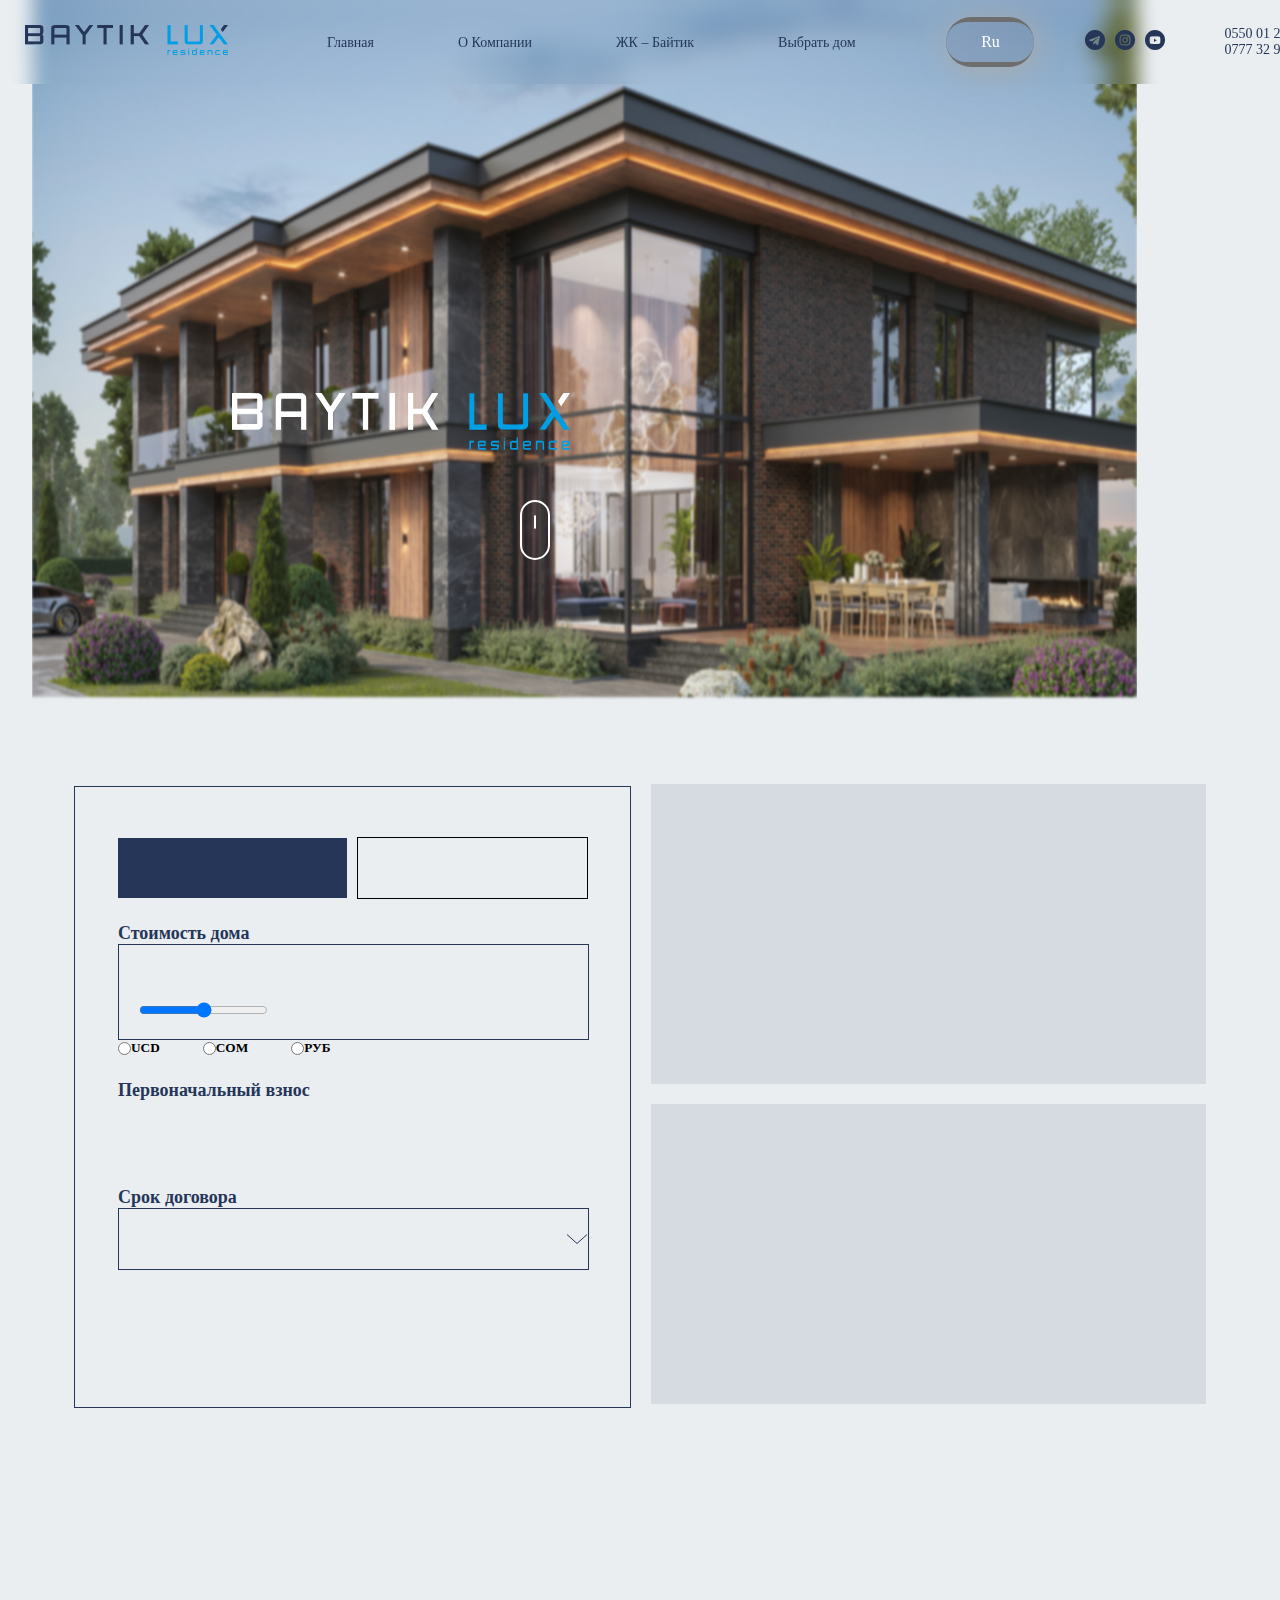
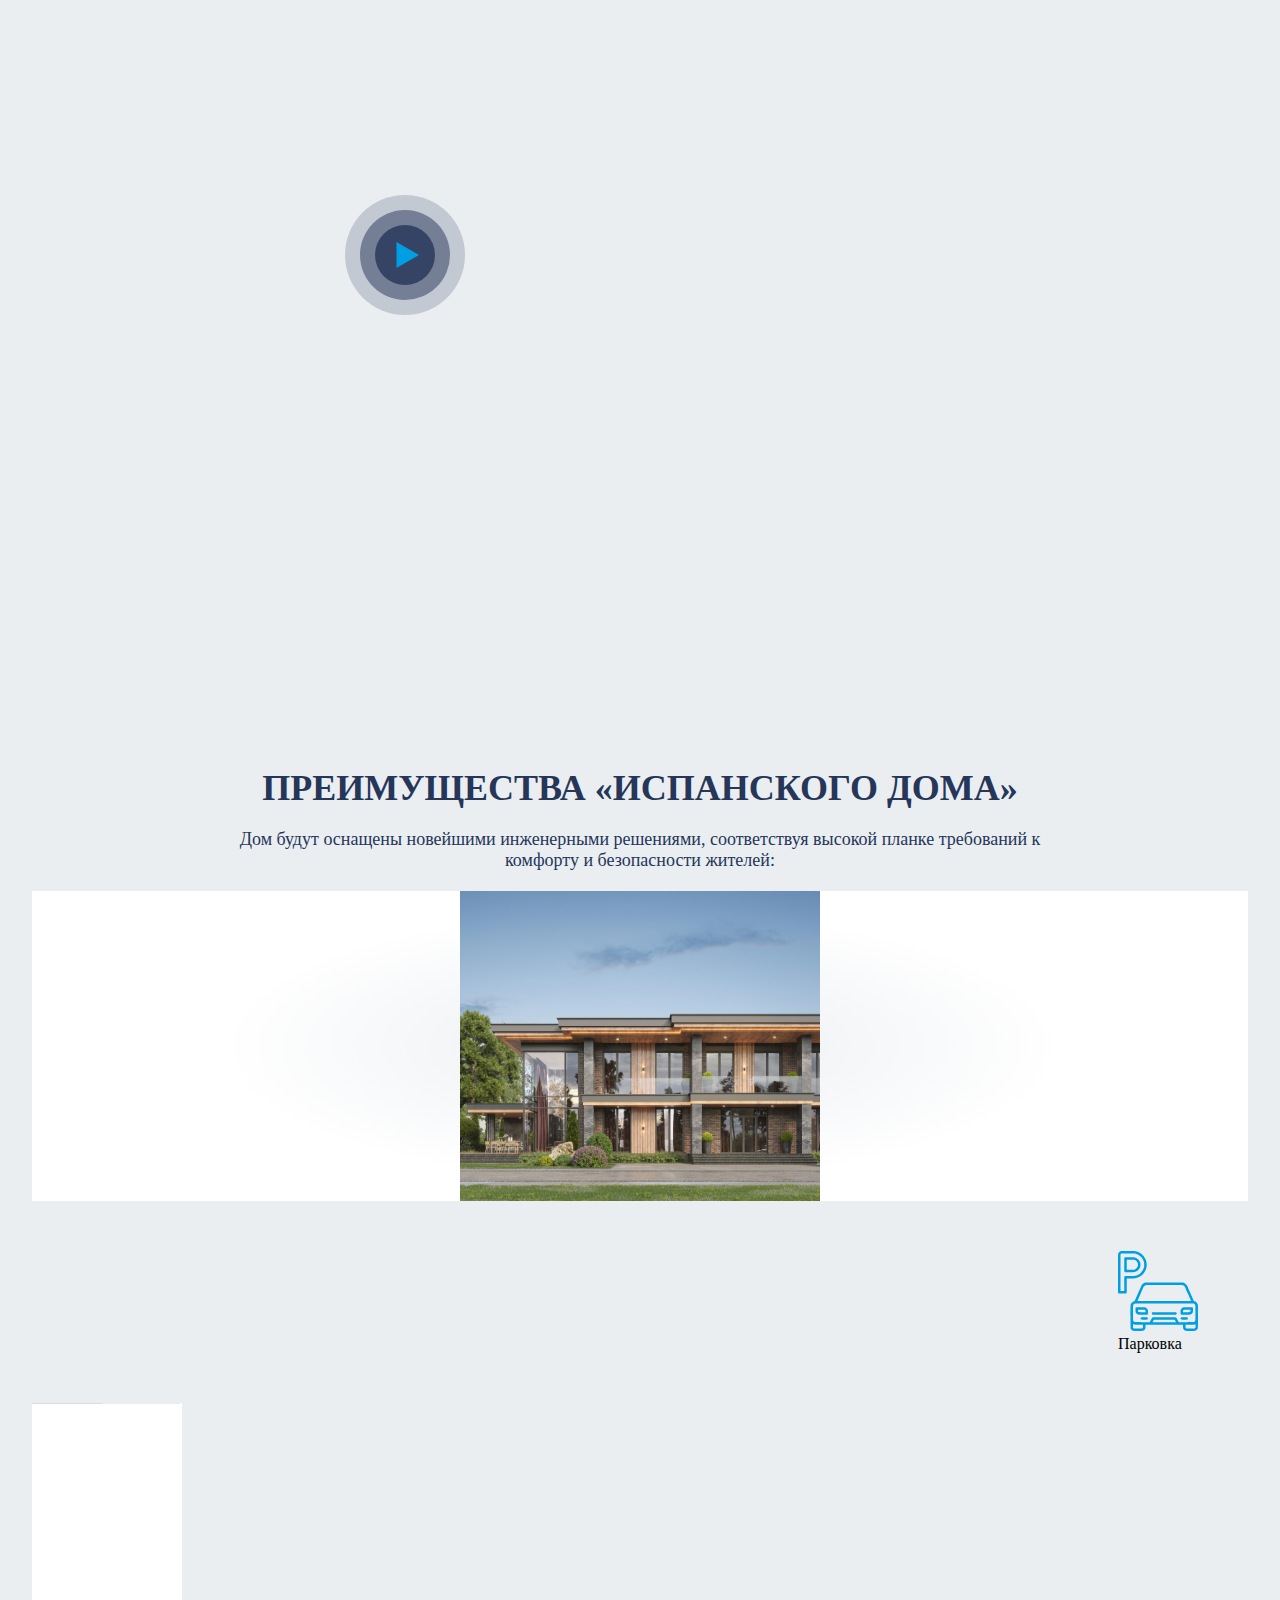
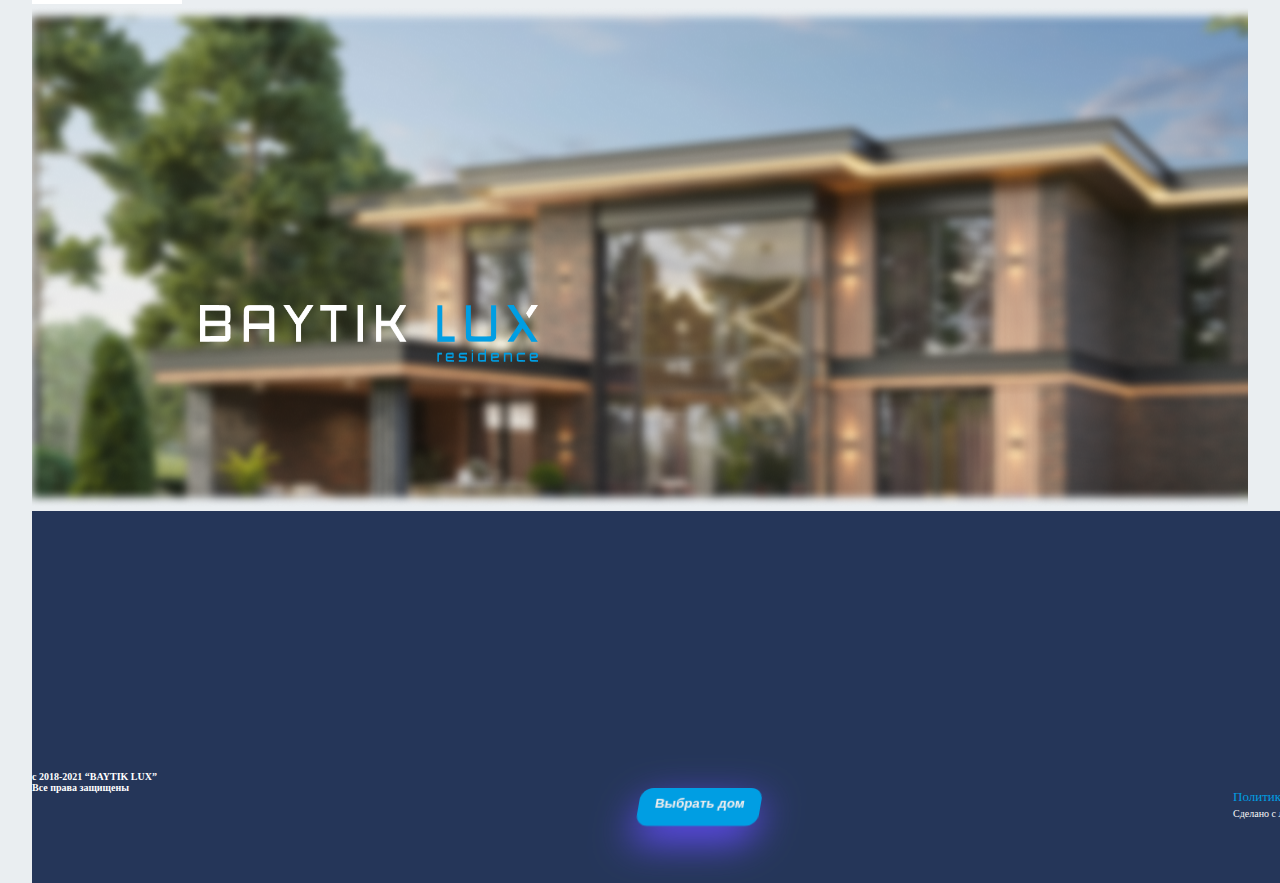
<file: ЖК - Байтик.html>
<!DOCTYPE html>
<html lang="en">
  <head>
    <meta charset="UTF-8" />
    <meta name="viewport" content="width=device-width, initial-scale=1.0" />
    <title>ЖК – Байтик</title>
    <link rel="icon" href="[data-uri]">
    <link rel="stylesheet" href="./baitic..css" />
    <link rel="stylesheet" href="./media3.css">
    <link href="https://unpkg.com/aos@2.3.1/dist/aos.css" rel="stylesheet">
  </head>

  <body>
    <header id="header">
      <div class="Container">
        <div class="header">
          <div data-aos="fade-down"
          data-aos-easing="linear"
          data-aos-duration="1500" class="header-img">
            <img src="./img/Logo.png" alt="" />
          </div>
          <div class="header-text">
            <a href="./index.html">Главная</a>
            <a href="#">О Компании</a>
            <a href="#">ЖК – Байтик</a>
            <a href="#">Выбрать дом</a>
          </div>
          <div  class="header-btn">
            <div data-aos="fade-up"
            data-aos-duration="3000" class="hkk">Ru</div>
            <div data-aos="fade-up"
            data-aos-duration="3000" class="jj">Kg</div>
          </div>
          <div class="header-svg">
            <img src="./img/social network (1).png" alt="" />
          </div>
          <div class="header-titl">
            <h5>0550 01 22 08</h5>
            <h5>0777 32 95 46</h5>
          </div>
        </div>
      </div>
    </header>

    <section id="heroo">
      <div class="container">
        <div class="heroo">
          <img data-aos="zoom-in-right" src="./img/wdcwa.png" alt="" />
        </div>
        <div  data-aos="fade-right"
        data-aos-offset="300"
        data-aos-easing="ease-in-sine" class="hero-t">
          <img data-aos="flip-left"
          data-aos-easing="ease-out-cubic"
          data-aos-duration="2000" class="imgg" src="./img/Logo (1).png" alt="" />
          <svg
            xmlns="http://www.w3.org/2000/svg"
            width="30"
            height="60"
            viewBox="0 0 30 60"
            fill="none"
          >
            <rect
              x="1"
              y="1"
              width="28"
              height="58"
              rx="14"
              stroke="white"
              stroke-width="2"
            />
            <rect
              x="14.5"
              y="15.5"
              width="1"
              height="13"
              rx="0.5"
              stroke="white"
            />
          </svg>
        </div>
      </div>
    </section>

    <section id="main">
        <div class="container">
          <div class="main">
              <div class="hiro">
                  <div class="hiro-main">
                    <div class="hiro-cards">
                      <div class="hiro-card">
                        <span><ion-icon name="home"></ion-icon></span>
                        <h5 data-aos="fade-up"
                        data-aos-duration="3000">Недвижимость</h5>
                      </div>
                      <div class="hiro-card2">
                        <span><ion-icon name="car-sport"></ion-icon> </span>
                        <h5 data-aos="fade-down"
                        data-aos-easing="linear"
                        data-aos-duration="1500">Автомобиль</h5>
                      </div>
                    </div>
                    <div class="hiroo">
                      <h1>Стоимость дома</h1>
                    </div>
                    <div class="hiro-top">
                      <h2 data-aos="fade-down"
                      data-aos-easing="linear"
                      data-aos-duration="1500">10 000$</h2>
                      <input type="range" />
                    </div>
                    <div class="hiro-input">
                      <div class="hiro-inp">
                        <input type="radio" name="tabs" />
                        <h5>UCD</h5>
                        <div class="hiro-inp">
                          <input type="radio" name="tabs" />
                          <h5>СОМ</h5>
                          <div class="hiro-inp">
                            <input type="radio" name="tabs" />
                            <h5>РУБ</h5>
                          </div>
                        </div>
                      </div>
                    </div>
                    <div class="hiro-mext">
                      <h1>Первоначальный взнос</h1>
                    </div>
                    <div class="hiro-left">
                      <div data-aos="fade-up"
                      data-aos-duration="3000" class="hiro-cardd">
                        <h4>25%</h4>
                      </div>
                      <div data-aos="fade-down"
                      data-aos-easing="linear"
                      data-aos-duration="1500" class="hiro-cardd2">
                        <h4>35%</h4>
                      </div>
                      <div data-aos="fade-up"
                      data-aos-duration="3000" class="hiro-cardd3">
                        <h4>50%</h4>
                      </div>
                      <div data-aos="fade-down"
                      data-aos-easing="linear"
                      data-aos-duration="1500" class="hiro-cardd4">
                        <h4>3,500$</h4>
                      </div>
                    </div>
                    <div class="hiro-you">
                      <h1>Cрок договора</h1>
                    </div>
                    <div class="hiro-date">
                      <div data-aos="fade-up"
                      data-aos-duration="3000"   class="hiro-h1">
                        <h1>1 год</h1>
                      </div>
                      <div class="hiro-vector">
                        <svg
                          xmlns="http://www.w3.org/2000/svg"
                          width="22"
                          height="10"
                          viewBox="0 0 22 10"
                          fill="none"
                        >
                          <path
                            d="M21 0.5L11 9.5L1 0.5"
                            stroke="#253659"
                            stroke-linejoin="round"
                          />
                        </svg>
                      </div>
                    </div>
                    <div class="hiro-btn">
                      <button data-aos="fade-right"
                      data-aos-offset="300"
                      data-aos-easing="ease-in-sine">Рассчитать</button>
                    </div>
                  </div>
                  <div class="hiro-menu">
                    <div class="hiro-content">
                      <div class="hiro-p">
                        <p data-aos="zoom-in">Курсы валют <span>НБКР (21.08.2021)</span></p>
                      </div>
                      <div class="hiro-menui">
                        <div class="hiro-left">
                          <h1  data-aos="fade-up">USD</h1>
                        </div>
                        <div class="hiro-right">
                          <h1 data-aos="fade-left">85 сом</h1>
                        </div>
                      </div>
                      <div class="hiro-menuu">
                        <div class="hiro-leftt">
                          <h1  data-aos="fade-up" >СОМ</h1>
                        </div>
                        <div class="hiro-rightt">
                          <h1 data-aos="fade-left">98.82 сом</h1>
                        </div>
                      </div>
                      <div class="hiro-menup">
                        <div class="hiro-leftp">
                          <h1  data-aos="fade-up">РУБ</h1>
                        </div>
                        <div class="hiro-rightp">
                          <h1 data-aos="fade-left">1.24 сом</h1>
                        </div>
                      </div>
                      <div class="hiro-pp">
                        <p data-aos="zoom-in">* данные с сайта<span>valuta.kg</span></p>
                      </div>
                    </div>
                    <div class="hiro-contents">
                      <h1 data-aos="fade-down"
                      data-aos-easing="linear"
                      data-aos-duration="1500">Результаты расчета</h1>
                      <div class="hiro-o">
                        <p data-aos="fade-down"
                        data-aos-easing="linear"
                        data-aos-duration="1500">Стоимость недвижимости:</p>
                        <h1 data-aos="fade-down"
                        data-aos-easing="linear"
                        data-aos-duration="1500">0 $</h1>
                      </div>
                      <div data-aos="fade-down"
                      data-aos-easing="linear"
                      data-aos-duration="1500" class="hiro-o">
                        <p >Первоначальный взнос:</p>
                        <h1>0 $</h1>
                      </div>
                      <div data-aos="fade-down"
                      data-aos-easing="linear"
                      data-aos-duration="1500" class="hiro-o">
                        <p>Вступительный взнос:</p>
                        <h1>0 $</h1>
                      </div>
                      <div data-aos="fade-down"
                      data-aos-easing="linear"
                      data-aos-duration="1500" class="hiro-o">
                        <p>Сумма финансирования:</p>
                        <h1>0 $</h1>
                      </div>
                      <div data-aos="fade-down"
                      data-aos-easing="linear"
                      data-aos-duration="1500" class="hiro-o">
                        <p>Ежемесячный платеж:</p>
                        <h1>0 $</h1>
                      </div>
                      </div>
               </section>


    <section id="complex">
      <div class="container">
        <div  data-aos="fade-right"
        data-aos-offset="300"
        data-aos-easing="ease-in-sine" class="complex">
          <h1>О ЖИЛОМ КОМПЛЕКСЕ</h1>
          <p>
            «Испанский дом» – уникальный жилой комплекс премиум-класса с
            небывалым архитектурным решением, непривычным для нашего любимого
            города. На создание «Испанского дома» нас вдохновила архитектура
            зданий города Мадрид. Посетив в 2018 году город столицу Испании наше
            руководство решило украсить город частичкой испанского духа и
            красотой сооружений этого необычного города. Мы вдохновлялись такими
            зданиями города Мадрид, как «Edificio Metrópolis», «Four Seasons
            Hotel Madrid», «Edificio Banesto» где ныне расположен «Испанский
            кредитный банк». Все эти архитектурные шедевры воплощены в жилом
            комплексе премиум-класса «Испанский дом»
          </p>
        </div>
      </div>
    </section>

    <section id="locatsia">
      <div class="container">
        <div class="locatsia">
          <div data-aos="fade-up"
          data-aos-anchor-placement="top-bottom" class="locatsia-text">
            <h1>ЛОКАЦИЯ</h1>
            <p>
              Одним из важных преимуществ является локация, которая определяет
              статус и класс дома. «Испанский дом» расположен в 7 микрорайоне,
              который по праву считается одним из престижных районов нашего
              любимого Бишкека.
            </p>
          </div>
          <div data-aos="flip-left"
          data-aos-easing="ease-out-cubic"
          data-aos-duration="2000" class="locatsia-nav">
            <img class="location-nav1" src="./img/bnbvhvhjg.png" alt="" />
          </div>
          <div class="location-s">
            <svg
              xmlns="http://www.w3.org/2000/svg"
              width="120"
              height="120"
              viewBox="0 0 120 120"
              fill="none"
            >
              <g filter="url(#filter0_b_523_297)">
                <circle
                  cx="60"
                  cy="60"
                  r="60"
                  fill="#253659"
                  fill-opacity="0.2"
                />
              </g>
              <g filter="url(#filter1_b_523_297)">
                <circle
                  cx="60"
                  cy="60"
                  r="45"
                  fill="#253659"
                  fill-opacity="0.5"
                />
              </g>
              <g filter="url(#filter2_b_523_297)">
                <circle
                  cx="60"
                  cy="60"
                  r="30"
                  fill="#253659"
                  fill-opacity="0.8"
                />
              </g>
              <path
                d="M74 60L51.5 72.9904L51.5 47.0096L74 60Z"
                fill="#009EE3"
              />
              <defs>
                <filter
                  id="filter0_b_523_297"
                  x="-4"
                  y="-4"
                  width="128"
                  height="128"
                  filterUnits="userSpaceOnUse"
                  color-interpolation-filters="sRGB"
                >
                  <feFlood flood-opacity="0" result="BackgroundImageFix" />
                  <feGaussianBlur in="BackgroundImageFix" stdDeviation="2" />
                  <feComposite
                    in2="SourceAlpha"
                    operator="in"
                    result="effect1_backgroundBlur_523_297"
                  />
                  <feBlend
                    mode="normal"
                    in="SourceGraphic"
                    in2="effect1_backgroundBlur_523_297"
                    result="shape"
                  />
                </filter>
                <filter
                  id="filter1_b_523_297"
                  x="11"
                  y="11"
                  width="98"
                  height="98"
                  filterUnits="userSpaceOnUse"
                  color-interpolation-filters="sRGB"
                >
                  <feFlood flood-opacity="0" result="BackgroundImageFix" />
                  <feGaussianBlur in="BackgroundImageFix" stdDeviation="2" />
                  <feComposite
                    in2="SourceAlpha"
                    operator="in"
                    result="effect1_backgroundBlur_523_297"
                  />
                  <feBlend
                    mode="normal"
                    in="SourceGraphic"
                    in2="effect1_backgroundBlur_523_297"
                    result="shape"
                  />
                </filter>
                <filter
                  id="filter2_b_523_297"
                  x="26"
                  y="26"
                  width="68"
                  height="68"
                  filterUnits="userSpaceOnUse"
                  color-interpolation-filters="sRGB"
                >
                  <feFlood flood-opacity="0" result="BackgroundImageFix" />
                  <feGaussianBlur in="BackgroundImageFix" stdDeviation="2" />
                  <feComposite
                    in2="SourceAlpha"
                    operator="in"
                    result="effect1_backgroundBlur_523_297"
                  />
                  <feBlend
                    mode="normal"
                    in="SourceGraphic"
                    in2="effect1_backgroundBlur_523_297"
                    result="shape"
                  />
                </filter>
              </defs>
            </svg>
          </div>
        </div>
      </div>
    </section>

    <section id="home">
      <div class="container">
        <div class="home">
          <h1>ПРЕИМУЩЕСТВА «ИСПАНСКОГО ДОМА»</h1>
          <p>
            Дом будут оснащены новейшими инженерными решениями, соответствуя
            высокой планке требований к комфорту и безопасности жителей:
          </p>
        </div>
      </div>
    </section>

    <secton id="img">
      <div class="container">
        <div class="img">
          <img data-aos="fade-right" class="img1" src="./img/Baytik_poselok_View02 1hhhh.png" alt="" />
          <img  class="img2" src="./img/Baytik_poselok_View020000 (1)zzzz.png" alt="" />
          <img data-aos="fade-right" class="img2" src="./img/./Baytik_poselok_View030000nsans.png" alt="" />
        </div>
      </div>
    </secton>

    <section id="icon">
      <div class="container">
        <div class="icon">
          <div data-aos="fade-up-right" class="icon-text">
            <svg
              xmlns="http://www.w3.org/2000/svg"
              width="80"
              height="80"
              viewBox="0 0 80 80"
              fill="none"
            >
              <path
                fill-rule="evenodd"
                clip-rule="evenodd"
                d="M17.1875 0.150431C15.7381 0.570537 15.2105 0.969841 12.2734 3.86914C9.47734 6.62923 9.3125 6.82458 9.3125 7.37732C9.3125 7.80009 9.41265 8.04377 9.67359 8.25523C10.4331 8.87084 10.6575 8.73023 13.663 5.75398C15.2147 4.21745 16.7117 2.84374 16.9895 2.70157C17.733 2.32072 18.7927 2.22031 19.6462 2.44991C20.3341 2.63494 20.9345 3.19252 27.5441 9.78284C32.5945 14.8186 34.7341 17.0535 34.8216 17.3848C35.0995 18.4363 34.4858 19.5202 33.4491 19.8085C32.8331 19.9797 5.03047 20.0317 4.01344 19.8635C3.30437 19.7462 2.56875 19.0705 2.42203 18.4019C2.19391 17.3627 2.40891 17.0473 5.41016 14.0135C7.92984 11.4664 8.28125 11.05 8.28125 10.6116C8.28125 9.96412 7.80437 9.4863 7.15797 9.4863C6.72094 9.4863 6.31047 9.83415 3.81297 12.3208C0.417812 15.7014 0.0764062 16.215 0.0820312 17.9322C0.0853125 18.8969 0.160625 19.2482 0.506406 19.9106C0.99 20.8371 1.815 21.5774 2.77156 21.9431L3.4375 22.1977V32.7873V43.3768L2.79281 43.5703C1.33547 44.0073 0 45.91 0 47.5491C0 49.1938 1.34891 51.1391 2.78906 51.5709L3.4375 51.7655L3.43906 64.214L3.44062 76.6626L3.80594 77.4479C5.34844 80.7637 9.85297 80.8657 11.5191 77.6227C11.8825 76.9154 11.9402 76.5894 12.0005 74.9031L12.0689 72.9871H18.6908H25.3125L25.3141 74.8249C25.3153 76.4211 25.3636 76.7659 25.6809 77.4479C27.2242 80.7655 31.6953 80.8665 33.4047 77.6227L33.8281 76.819L33.873 67.552C33.9098 59.9528 33.9555 58.2849 34.1264 58.2849C34.7016 58.2849 37.4451 59.1043 38.4939 59.5894C40.7641 60.6393 41.7634 61.4614 46.7966 66.4194C49.9122 69.4884 52.2261 71.629 53.2812 72.4181C59.3558 76.9611 66.4794 79.5375 74.1441 79.9637C76.6623 80.1039 77.5211 79.8682 78.6648 78.7233C80.0137 77.373 80 77.4691 80 69.4459C80 62.8665 79.9841 62.4771 79.6825 61.6703C79.2751 60.5805 78.1755 59.5204 77.1016 59.1819C76.6761 59.048 75.625 58.8963 74.7656 58.8449C72.8789 58.7319 71.6295 58.4548 69.7656 57.7358C67.262 56.7701 66.3287 56.0352 61.2672 51.0448L56.6337 46.4763L66.1684 46.3981L75.7031 46.3199L76.5964 45.8809C77.8267 45.2762 78.8272 44.2539 79.4233 42.9924C79.8672 42.0531 79.9205 41.7894 79.9211 40.5296C79.9219 39.2508 79.8739 39.0212 79.4103 38.0784C78.7658 36.7679 77.5353 35.6051 76.2886 35.1284C75.6844 34.8974 74.8984 34.7593 73.8859 34.7064L72.3812 34.6276L72.3069 32.3406C72.2411 30.3197 72.1756 29.8808 71.7448 28.5678C70.1564 23.726 65.9909 20.108 61.0442 19.2736L59.9297 19.0856L59.733 17.6096C59.3027 14.3782 57.8358 10.8082 55.873 8.21503C53.47 5.0403 49.9092 2.49683 46.1719 1.28547C43.9986 0.581016 42.4675 0.35454 39.9219 0.361266C37.1942 0.36846 35.1905 0.72272 32.9009 1.60219C30.86 2.38625 29.3167 3.30608 26.9198 5.16731L26.5402 5.46213L24.2422 3.18033C21.58 0.536753 20.8942 0.120557 19.0219 0.0120114C18.3545 -0.0266209 17.6022 0.0301545 17.1875 0.150431ZM42.1094 2.77789C47.5392 3.44387 52.2683 6.55322 55.1492 11.3514C56.4308 13.4861 57.4917 16.9517 57.4987 19.0271C57.5022 20.0099 57.7375 20.9954 58.0089 21.1634C58.1106 21.2263 58.9098 21.3649 59.785 21.4712C60.6602 21.5777 61.8761 21.8386 62.4869 22.0513C65.9269 23.2488 68.7862 26.37 69.6925 29.9165C70.0459 31.2999 70.1058 33.7752 69.8203 35.1985C69.6569 36.0129 69.6691 36.1324 69.9537 36.5148C70.2645 36.9324 70.2844 36.9362 72.6725 37.018C74.7492 37.0891 75.1669 37.1473 75.727 37.4435C77.7797 38.5288 78.2741 41.1414 76.7473 42.8363C75.5997 44.1105 76.2772 44.0451 64.2187 44.0448L53.5156 44.0443L51.9531 43.0257C51.0937 42.4653 49.6052 41.6068 48.6452 41.1177L46.8998 40.2285L46.355 40.4886C45.9589 40.6775 45.7805 40.8843 45.7011 41.2459C45.5426 41.9679 45.913 42.3381 47.7344 43.2787C49.5102 44.1957 51.9411 45.7484 53.4375 46.9214C53.9961 47.3594 56.5625 49.7999 59.1406 52.3451C63.9337 57.077 65.1964 58.1329 67.3902 59.2432C69.7397 60.4325 72.9575 61.2532 75.2812 61.2557C76.2819 61.2568 76.9417 61.5713 77.35 62.2419C77.6402 62.718 77.6552 63.0728 77.6552 69.468C77.6552 75.9383 77.6431 76.2131 77.3397 76.7111C76.8317 77.5452 76.1564 77.7356 74.1406 77.6133C69.2206 77.3147 64.9423 76.2203 60.7031 74.1764C56.1755 71.9934 54.2869 70.5379 48.2031 64.5435C45.1128 61.4985 42.9634 59.5088 42.2656 59.0469C39.9834 57.5365 37.3614 56.4642 34.993 56.0726L33.9062 55.893L33.9069 53.8435L33.9073 51.7941L34.5762 51.5188C36.2439 50.8325 37.207 49.3873 37.207 47.5711C37.207 45.7549 36.2439 44.3098 34.5762 43.6234L33.9073 43.3482L33.9069 41.4322L33.9062 39.5162H34.5503C35.5928 39.5162 38.3422 39.9698 40.2945 40.4637C41.2927 40.7163 42.3028 40.9233 42.5391 40.9234C43.4489 40.9244 43.9436 39.71 43.2969 39.0627C42.6841 38.4492 37.6856 37.3394 34.6094 37.1337L33.9844 37.0919L33.9437 29.6411L33.9033 22.1904L34.5334 21.9379C36.0636 21.3251 37.2133 19.6209 37.2289 17.9427C37.2441 16.3006 36.9744 15.9323 32.3875 11.3333L28.2237 7.15867L28.6041 6.83928C32.3798 3.6669 37.2986 2.18762 42.1094 2.77789ZM31.5625 32.7908V43.27H18.6719H5.78125V32.7908V22.3116H18.6719H31.5625V32.7908ZM17.0723 25.5201C11.383 26.7574 9.30656 33.8421 13.425 37.9647C14.8755 39.4166 16.6195 40.1365 18.6945 40.14C22.2884 40.1459 25.2947 37.5472 25.9519 33.8662C26.6273 30.0828 23.8237 26.1643 19.9322 25.4528C18.7772 25.2417 18.3014 25.2528 17.0723 25.5201ZM20.885 28.2605C22.0039 28.8067 22.6978 29.5341 23.26 30.7503C23.7897 31.8964 23.8184 33.6047 23.3266 34.6952C22.8837 35.6766 21.8277 36.7938 20.8656 37.2984C20.1859 37.655 19.8856 37.7119 18.6719 37.7146C16.9737 37.7182 16.1061 37.3633 14.9728 36.2018C13.9495 35.153 13.5417 34.0214 13.6309 32.478C13.7137 31.0476 14.1897 30.0175 15.1978 29.0874C16.0356 28.3144 16.3023 28.1646 17.3745 27.8646C18.5075 27.5476 19.7002 27.6821 20.885 28.2605ZM33.8505 45.8718C35.2066 46.5159 35.2066 48.6264 33.8505 49.2705C33.3641 49.5015 31.8933 49.5262 18.6014 49.5262C2.36234 49.5262 3.28469 49.5831 2.65 48.541C2.08953 47.6212 2.37953 46.5013 3.32797 45.9226C3.81469 45.6254 4.22437 45.6172 18.5702 45.6167C31.8917 45.6161 33.3641 45.6408 33.8505 45.8718ZM9.65125 64.1387C9.60969 76.3046 9.60672 76.4088 9.28266 76.8467C8.89078 77.3765 7.88156 77.7698 7.29344 77.622C7.06203 77.5638 6.64469 77.3123 6.36594 77.0632L5.85937 76.6102L5.8175 64.2412L5.77578 51.8723H7.73437H9.69312L9.65125 64.1387ZM25.3125 54.2184V56.5645H18.6719H12.0312V54.2184V51.8723H18.6719H25.3125V54.2184ZM31.5262 64.1387C31.4847 76.3046 31.4817 76.4088 31.1577 76.8467C30.7573 77.3879 29.7577 77.77 29.1448 77.6161C28.9003 77.5546 28.4655 77.2693 28.1783 76.9818L27.6562 76.4593V64.1658V51.8723H29.6122H31.5681L31.5262 64.1387ZM25.3125 61.2566V63.6027H18.6719H12.0312V61.2566V58.9106H18.6719H25.3125V61.2566ZM25.3125 68.2949V70.641H18.6719H12.0312V68.2949V65.9488H18.6719H25.3125V68.2949Z"
                fill="#009EE3"
              />
            </svg>
            <p>детская площадка</p>
          </div>
          <div  data-aos="fade-up-left" class="icon-text">
            <svg
              xmlns="http://www.w3.org/2000/svg"
              width="80"
              height="73"
              viewBox="0 0 80 73"
              fill="none"
            >
              <path
                fill-rule="evenodd"
                clip-rule="evenodd"
                d="M48.1602 0.187912C43.9683 1.06996 40.4636 3.95274 38.6269 8.02926C37.6801 10.1307 37.448 11.2799 37.4605 13.8029C37.4688 15.4892 37.5457 16.2594 37.8028 17.2335C37.9852 17.9243 39.1892 20.84 40.4784 23.7128L42.8225 28.936L41.9894 30.3017C40.8857 32.1111 40.2903 33.6355 40.4836 34.1586C40.6603 34.637 41.2264 35.0649 41.6825 35.0649C42.2342 35.0649 42.6297 34.5888 43.3933 33.0049C48.5291 22.352 62.4178 19.9858 70.5691 28.375C75.8269 33.786 77.1417 41.7017 73.9146 48.5148C72.6107 51.2673 70.7541 53.5428 68.4432 55.2201L67.3622 56.0048H62.869C58.5604 56.0048 58.3589 56.0185 57.9634 56.3387C57.3809 56.8102 57.3809 57.7767 57.9634 58.2481C58.3602 58.5695 58.5566 58.5821 63.1675 58.5816L67.9591 58.5812L68.8982 57.999C70.2164 57.1818 71.5315 56.073 72.8204 54.6921C78.9421 48.1337 79.9626 38.2008 75.3229 30.3348C74.9172 29.647 74.618 28.9983 74.6577 28.8933C74.6976 28.7883 75.7553 26.4187 77.0084 23.6276C79.7943 17.421 80.0022 16.7386 80 13.8029C79.9981 11.2801 79.759 10.1073 78.8228 8.02926C77.3804 4.82787 74.7867 2.21634 71.8277 0.986366C69.4768 0.00911685 69.9293 0.0439094 59.1161 0.00734512C51.3603 -0.0187492 48.9541 0.0208756 48.1602 0.187912ZM69.0239 2.78736C72.9762 3.69889 76.1435 6.83391 77.2239 10.9035C77.6592 12.5433 77.592 15.4587 77.0827 17.0244C76.6314 18.4122 72.8585 26.8692 72.7174 26.8093C72.6659 26.7874 72.1147 26.289 71.4924 25.7019L70.361 24.6343L72.1693 20.6098C74.086 16.3443 74.4558 15.2424 74.4521 13.8093C74.4466 11.6999 73.6848 9.78193 72.2352 8.22835C70.6054 6.48164 68.8226 5.74907 66.202 5.74907C64.6885 5.74907 64.5542 5.77548 64.1958 6.14451C63.7092 6.64513 63.707 7.21663 64.189 7.79377C64.5506 8.22658 64.642 8.24977 66.3411 8.33965C67.7197 8.41278 68.2775 8.51362 68.8412 8.7918C69.9988 9.36313 70.7925 10.1703 71.3567 11.3503C71.82 12.3192 71.8713 12.5665 71.8652 13.8L71.8583 15.172L70.0653 19.1659C68.7229 22.1558 68.2131 23.1411 68.0374 23.0852C67.9083 23.044 67.1687 22.7231 66.394 22.3721C64.1142 21.339 62.0817 20.8736 59.4101 20.773C55.9857 20.6439 53.3627 21.1715 50.3816 22.5891C49.7351 22.8964 49.1924 23.1292 49.1757 23.1063C48.9196 22.7579 45.778 15.4415 45.6433 14.8805C45.2776 13.3546 45.7934 11.3487 46.8793 10.0759C47.1473 9.7618 47.8093 9.25779 48.3504 8.95577L49.3341 8.40682L55.2816 8.36623C58.5527 8.344 61.3856 8.28875 61.5768 8.24349C62.0777 8.1251 62.5594 7.5296 62.5594 7.02898C62.5594 6.79187 62.4134 6.4069 62.235 6.1735L61.9107 5.74907H55.7682C50.6045 5.74907 49.4901 5.78998 48.7756 6.00598C45.9432 6.86226 43.6754 9.35121 43.1551 12.1746C42.7292 14.485 42.974 15.4779 45.1799 20.3909C46.1187 22.4817 46.9092 24.2817 46.9366 24.3911C46.9953 24.6256 44.6835 26.7165 44.5423 26.5566C44.303 26.2856 40.4801 17.4848 40.2269 16.6217C40.0145 15.8977 39.9463 15.1501 39.9549 13.6418C39.9649 11.8888 40.0219 11.4616 40.3944 10.3397C41.6715 6.4934 44.5066 3.7791 48.2385 2.82988C49.212 2.58231 50.3685 2.54993 58.6158 2.53946C66.6141 2.52915 68.053 2.56346 69.0239 2.78736ZM13.4144 23.388C11.6849 23.822 10.3649 24.5547 8.15661 26.3064C1.96292 31.2199 -1.32854 40.5745 0.505945 48.0498C1.08802 50.4218 2.85458 53.1784 4.57168 54.3942C5.29336 54.9053 13.1552 58.6752 14.5099 59.16C15.1828 59.4008 15.7807 59.4652 17.2489 59.4556C18.8574 59.4449 19.3155 59.3794 20.4387 58.9991C21.9319 58.4933 22.4921 58.0279 22.4921 57.2934C22.4921 56.724 21.895 56.0048 21.4223 56.0048C21.2564 56.0048 20.637 56.1933 20.0457 56.4235C18.0601 57.1968 15.8087 57.0943 14.0074 56.1487C11.8509 55.0163 10.3414 52.0522 10.0376 48.3537C9.95808 47.3853 9.85212 46.9751 9.61109 46.7027C9.20994 46.2493 8.42253 46.2244 7.91464 46.6492C7.58002 46.929 7.54668 47.0778 7.56124 48.226C7.57845 49.5938 7.95346 51.596 8.42221 52.8236C8.58295 53.2445 8.67827 53.5887 8.63398 53.5887C8.58968 53.5887 8.02843 53.3323 7.38672 53.0188C6.06935 52.3755 4.61613 51.0854 3.8813 49.9068C2.17969 47.1779 2.01379 42.1858 3.47531 37.691C4.88377 33.359 7.49362 29.7565 10.9408 27.3859C12.5518 26.2781 13.6565 25.8665 15.2925 25.7652C16.9065 25.6652 17.9654 25.8755 19.5129 26.6039C20.6021 27.1166 20.655 27.1643 20.2954 27.3086C16.7506 28.7308 13.6327 31.2342 11.5561 34.3256C10.0381 36.5855 8.26821 40.8762 8.00198 42.9417C7.90963 43.6574 7.94047 43.7819 8.30186 44.1538C9.13122 45.0074 10.1398 44.5784 10.4461 43.2421C12.8196 32.8877 22.2123 26.0927 27.657 30.7911C29.1763 32.1021 30.2852 34.1658 30.5517 36.1783C30.7374 37.5809 31.6987 38.2243 32.6182 37.5615C33.107 37.209 33.1805 36.57 32.8976 35.1319C32.3731 32.4671 30.638 29.71 28.5667 28.25C27.3875 27.4188 19.4648 23.6876 18.257 23.3946C17.0306 23.0971 14.5874 23.0938 13.4144 23.388ZM56.2207 31.8225C54.7432 32.2601 53.3394 33.1174 52.2296 34.2595C51.2711 35.246 50.1949 36.9792 50.1949 37.5363C50.1949 38.0313 50.556 38.5901 50.9978 38.7784C51.7295 39.0902 52.2995 38.7404 52.8775 37.6241C53.9291 35.5936 55.9965 34.252 58.2625 34.1296C61.3825 33.9611 63.9094 35.7292 64.9128 38.7831C65.6219 40.9412 65.073 43.6482 63.5821 45.3466C62.4604 46.6244 60.4318 47.6289 58.9726 47.6289C57.9871 47.6289 57.3518 48.5169 57.7067 49.3988C58.0846 50.3374 59.4933 50.4253 61.6703 49.6462C66.8879 47.7787 69.2532 41.5292 66.6645 36.4507C65.5397 34.2441 63.2756 32.4022 60.9079 31.7674C59.6894 31.4409 57.4188 31.4675 56.2207 31.8225ZM37.3942 36.6077C34.9919 37.1493 32.5586 38.5933 30.316 40.8084C29.4782 41.6362 28.7518 42.3134 28.7019 42.3134C28.652 42.3134 27.1815 41.5068 25.4342 40.5211C23.6869 39.5351 22.0465 38.6653 21.7887 38.588C20.5069 38.2035 18.5946 39.5391 17.7236 41.4274C17.2109 42.5387 17.0177 44.3284 17.3115 45.2446C17.5867 46.1025 18.1011 46.4942 21.3965 48.3558C23.0751 49.3041 24.4718 50.102 24.5003 50.1291C24.5288 50.1562 24.3718 50.914 24.1515 51.813C23.352 55.0761 23.295 58.405 23.9902 61.2243C24.5988 63.6915 26.3096 66.3712 28.0738 67.6204C28.7885 68.1265 36.58 71.8762 37.9086 72.3536C38.339 72.5082 39.3603 72.6701 40.1781 72.7134C43.6403 72.8966 47.1197 71.2615 50.3567 67.9299C53.2311 64.9719 55.3951 60.7471 56.3255 56.2767C56.8381 53.8142 56.806 50.2307 56.2521 48.076C55.5365 45.2921 53.9745 42.799 52.1263 41.4903C51.101 40.7641 42.7604 36.8521 41.6775 36.5892C40.5064 36.3051 38.7025 36.3128 37.3942 36.6077ZM42.5649 39.6456C43.3182 39.9823 43.9344 40.3039 43.9344 40.3608C43.9344 40.4175 43.4825 40.6306 42.9304 40.8344C41.374 41.4089 39.1994 42.9765 37.4305 44.7992C35.2186 47.0785 33.682 49.5425 32.4016 52.8638C30.8499 56.8887 30.6242 62.6217 31.8835 66.0322L32.1709 66.8105L31.8312 66.7021C30.8333 66.3835 29.235 65.3854 28.5265 64.6385C23.5724 59.415 26.196 46.9702 33.4436 41.3142C35.5807 39.6466 37.5956 38.9063 39.7868 38.9838C41.0131 39.0272 41.3727 39.1129 42.5649 39.6456ZM24.1773 42.7431C25.7038 43.5997 27.0063 44.3471 27.0718 44.404C27.1373 44.4608 26.8724 45.0824 26.4833 45.785C26.0943 46.4878 25.7366 47.1901 25.6886 47.3459C25.6405 47.5015 25.5382 47.6289 25.461 47.6289C25.3068 47.6289 20.1856 44.7896 19.8705 44.5294C19.6018 44.3075 19.6251 43.3922 19.9179 42.6706C20.195 41.9883 20.8844 41.1858 21.1937 41.1858C21.3082 41.1858 22.6508 41.8867 24.1773 42.7431ZM49.4518 42.9551C55.1238 45.1481 55.8801 55.2433 50.9609 63.0972C49.2215 65.8738 45.852 68.8748 43.5301 69.7145C41.6354 70.3999 39.1715 70.271 37.6175 69.4052C35.7553 68.3677 34.1046 65.8429 33.7535 63.4949C33.5344 62.0294 33.5357 58.9661 33.7559 57.5351C34.3497 53.6776 36.4286 49.4292 39.0604 46.6951C42.5308 43.0899 46.2955 41.7349 49.4518 42.9551Z"
                fill="#009EE3"
              />
            </svg>
            <p>Фитнес клуб</p>
          </div>
          <div data-aos="fade-up-right" class="icon-text">
            <svg
              xmlns="http://www.w3.org/2000/svg"
              width="80"
              height="56"
              viewBox="0 0 80 56"
              fill="none"
            >
              <path
                fill-rule="evenodd"
                clip-rule="evenodd"
                d="M2.52478 0.22222C1.64055 0.53732 0.838826 1.2495 0.392016 2.1172L0 2.87866V17.3548V31.8311L0.340978 32.4675C0.779178 33.2856 1.74982 34.1597 2.52352 34.4328C3.43061 34.753 76.5694 34.753 77.4765 34.4328C78.2502 34.1597 79.2208 33.2856 79.659 32.4675L80 31.8311V17.3548V2.87866L79.6 2.10202C79.1499 1.22775 78.1672 0.398074 77.2955 0.156195C76.9011 0.0466772 64.8036 -0.00370024 39.9217 0.000211126C9.04423 0.00537413 3.03374 0.0410456 2.52478 0.22222ZM76.8042 2.85285C77.4171 3.32315 77.4168 3.31533 77.4168 17.4182V31.1095L77.0391 31.5485L76.6611 31.9875H40H3.33886L2.96094 31.5485L2.58317 31.1095V17.3382V3.56691L3.04078 3.10959L3.4984 2.65227L40.0271 2.65728C68.4949 2.66119 76.6106 2.70422 76.8042 2.85285ZM33.853 9.57539C33.0654 10.1732 33.2805 11.5367 34.214 11.862C35.0145 12.1408 45.1745 12.1057 45.8547 11.8218C46.7599 11.4438 46.9176 9.97044 46.0996 9.53299C45.6462 9.29049 34.1761 9.33023 33.853 9.57539ZM6.23937 21.378C5.33245 21.5572 4.97315 23.049 5.69613 23.6339C6.05276 23.9224 6.93323 23.9301 40 23.9301C73.0668 23.9301 73.9472 23.9224 74.3039 23.6339C74.8083 23.2257 74.8152 22.1994 74.317 21.7014L73.964 21.3486L40.2696 21.3301C21.7378 21.32 6.42411 21.3414 6.23937 21.378ZM6.18583 26.7942C5.17511 27.1398 4.96814 28.4894 5.83843 29.0593C6.22262 29.3109 8.37323 29.3278 40 29.3278C71.6268 29.3278 73.7774 29.3109 74.1616 29.0593C75.0319 28.4894 74.8249 27.1398 73.8142 26.7942C73.0229 26.5237 6.97706 26.5237 6.18583 26.7942ZM39.2138 37.5794C38.2067 38.0774 36.9317 39.3379 36.4593 40.3028C35.3941 42.4784 36.3449 44.6885 39.1389 46.5317C40.7119 47.5691 41.2524 48.1541 41.2524 48.8183C41.2524 49.2936 41.1375 49.4982 40.5844 50.0077C40.217 50.3462 39.7005 50.7505 39.4366 50.9063C39.1726 51.0622 38.8701 51.3281 38.7643 51.4976C38.4969 51.9253 38.6898 52.6497 39.1721 53.0288C39.8165 53.5352 40.4681 53.4346 41.5111 52.6672C43.2135 51.415 43.9452 50.2071 43.9452 48.6499C43.9452 46.8978 43.0035 45.5625 40.8521 44.2639C39.2816 43.3158 38.7476 42.7344 38.7476 41.9723C38.7476 41.5039 38.8902 41.2809 39.6908 40.498C40.2096 39.9906 40.6959 39.5756 40.7715 39.5756C40.847 39.5756 40.9863 39.3529 41.0813 39.0807C41.2219 38.6777 41.203 38.4832 40.9793 38.0318C40.6143 37.2959 40.0695 37.1562 39.2138 37.5794ZM24.0313 40.5351C22.2054 41.7799 21.3688 43.0747 21.3714 44.6519C21.3742 46.3997 22.3674 47.8372 24.5905 49.3111C25.944 50.2084 26.478 50.7266 26.5758 51.238C26.7103 51.941 25.9977 52.8324 24.7012 53.5831C23.8045 54.1024 23.7169 55.1865 24.5259 55.7528C25.3083 56.3006 26.2929 55.9301 27.7627 54.5351C28.7516 53.5966 29.2501 52.5427 29.2512 51.3879C29.2529 49.5882 28.3087 48.2352 26.1359 46.9236C24.5797 45.9841 24.0313 45.3921 24.0313 44.6511C24.0313 44.0982 24.5293 43.4863 25.969 42.2702C26.5187 41.8058 26.5672 41.7046 26.4844 41.1947C26.2824 39.9509 25.2827 39.6821 24.0313 40.5351ZM53.5393 40.457C50.4651 42.4891 49.878 45.2187 51.9859 47.6798C52.2915 48.0366 53.1347 48.723 53.8597 49.205C55.3977 50.2278 55.9687 50.8417 55.9687 51.4727C55.9687 52.0344 55.2955 52.8274 54.2489 53.4985C53.1757 54.1867 53.0214 54.9533 53.8084 55.686C54.3311 56.1727 55.0749 56.0937 56.0484 55.4479C57.7791 54.3 58.622 52.9718 58.6251 51.3879C58.6287 49.616 57.5291 48.0365 55.499 46.898C52.9861 45.4886 52.8103 44.3787 54.8413 42.748C55.7841 41.9911 55.8068 41.956 55.8098 41.2575C55.8146 40.067 54.7156 39.6795 53.5393 40.457Z"
                fill="#009EE3"
              />
            </svg>
            <p>Кондиционер</p>
          </div>
          <div  data-aos="fade-up-left" class="icon-text">
            <svg
              xmlns="http://www.w3.org/2000/svg"
              width="80"
              height="74"
              viewBox="0 0 80 74"
              fill="none"
            >
              <path
                fill-rule="evenodd"
                clip-rule="evenodd"
                d="M11.9366 0.264849C11.268 0.685593 9.21511 2.92534 7.88814 4.6818C0.0501991 15.0569 -2.08589 28.455 2.10592 40.9493C2.83999 43.137 4.9975 47.5142 6.34479 49.5487C8.30826 52.5139 11.2292 55.8805 12.1802 56.2743C12.4468 56.3847 12.9849 56.4351 13.4355 56.3918C14.8833 56.2528 15.882 54.8126 15.4742 53.4519C15.3535 53.0488 14.8855 52.3849 14.1791 51.6147C9.09659 46.0723 6.11386 39.6782 5.13556 32.227C4.91635 30.5575 4.91635 25.8557 5.13556 24.1861C5.63448 20.3865 6.68626 16.7696 8.22649 13.5565C9.79689 10.2806 11.6442 7.56275 14.1791 4.79844C15.8587 2.96709 16.016 1.83369 14.7597 0.616016C14.2878 0.158685 14.0827 0.0751935 13.3093 0.0254734C12.6216 -0.018618 12.297 0.0379816 11.9366 0.264849ZM65.8725 0.13492C65.358 0.343338 64.5764 1.33868 64.4661 1.92578C64.306 2.77962 64.6597 3.52198 65.8398 4.80892C70.9121 10.3397 73.8964 16.7406 74.874 24.1861C75.0932 25.8557 75.0932 30.5575 74.874 32.227C74.3751 36.0267 73.3233 39.6436 71.7831 42.8566C70.2127 46.1325 68.3654 48.8504 65.8305 51.6147C64.1539 53.4428 63.9939 54.5798 65.2427 55.7903C65.6736 56.2077 65.9477 56.3317 66.5741 56.3918C67.6767 56.4978 68.1235 56.2615 69.4536 54.8694C78.8732 45.0101 82.303 30.6307 78.4406 17.1917C77.2225 12.9528 74.9123 8.3786 72.1227 4.6818C70.7538 2.86749 68.5812 0.524237 67.9795 0.213096C67.5026 -0.0334716 66.3904 -0.0747486 65.8725 0.13492ZM22.7279 10.6687C22.1678 10.9229 20.7161 12.4603 19.6028 13.9777C16.48 18.2347 14.994 22.8224 14.994 28.2066C14.994 34.5138 17.1278 39.9887 21.3732 44.5753C22.672 45.9784 23.5143 46.2431 24.7604 45.6399C25.8394 45.1177 26.3718 43.7449 25.9379 42.6038C25.8546 42.3846 25.2917 41.6329 24.6871 40.9332C23.3362 39.37 22.508 38.1281 21.7227 36.4879C19.2137 31.2489 19.2137 25.1643 21.7227 19.9252C22.508 18.2851 23.3362 17.0432 24.6871 15.48C25.2917 14.7803 25.8546 14.0285 25.9379 13.8093C26.4992 12.3329 25.4561 10.6656 23.8792 10.5192C23.4981 10.4837 22.9899 10.5499 22.7279 10.6687ZM55.4838 10.6362C54.5975 10.9897 53.9202 11.9556 53.9202 12.8661C53.9202 13.7055 54.1348 14.1056 55.3225 15.48C56.6734 17.0432 57.5016 18.2851 58.2869 19.9252C60.7959 25.1643 60.7959 31.2489 58.2869 36.4879C57.5016 38.1281 56.6734 39.37 55.3225 40.9332C54.7179 41.6329 54.155 42.3846 54.0717 42.6038C53.6378 43.7449 54.1702 45.1177 55.2492 45.6399C56.4953 46.2431 57.3376 45.9784 58.6364 44.5753C62.8818 39.9887 65.0155 34.5138 65.0155 28.2066C65.0155 21.9362 62.8709 16.4125 58.677 11.8818C57.442 10.5477 56.5644 10.2053 55.4838 10.6362ZM38.6758 18.6897C34.7284 19.2998 31.5909 22.1981 30.6792 26.0768C30.3241 27.5877 30.4557 29.895 30.9825 31.3932C31.8903 33.9746 33.9046 36.0627 36.5078 37.1207L37.425 37.4934L37.5032 54.8451C37.5812 72.146 37.5823 72.1982 37.9084 72.6383C39.046 74.1734 40.9635 74.1734 42.1012 72.6383C42.4273 72.1982 42.4284 72.146 42.5064 54.8451L42.5846 37.4934L43.5018 37.1207C46.105 36.0627 48.1193 33.9746 49.0271 31.3932C49.5539 29.895 49.6855 27.5877 49.3304 26.0768C48.5265 22.6565 46.0195 19.994 42.6628 18.9954C41.7827 18.7335 39.5164 18.5598 38.6758 18.6897ZM42.1156 24.0231C42.9056 24.4354 43.7743 25.3442 44.2462 26.2522C44.7684 27.2571 44.7684 29.1561 44.2462 30.161C43.7788 31.0602 42.9131 31.9706 42.1156 32.4018C41.5996 32.6808 41.2303 32.7399 40.0048 32.7399C38.3056 32.7399 37.6828 32.4997 36.6989 31.4642C35.7151 30.429 35.3979 29.6344 35.3979 28.2066C35.3979 27.2001 35.4693 26.8183 35.7634 26.2522C36.3976 25.0322 37.4308 24.1128 38.5967 23.7312C39.3245 23.493 41.4354 23.668 42.1156 24.0231Z"
                fill="#009EE3"
              />
            </svg>
            <p>Wi Fi</p>
          </div>
          <div class="icon-text">
            <svg
              xmlns="http://www.w3.org/2000/svg"
              width="80"
              height="80"
              viewBox="0 0 80 80"
              fill="none"
            >
              <path
                fill-rule="evenodd"
                clip-rule="evenodd"
                d="M2.50063 0.190273C1.73356 0.432011 0.425263 1.7865 0.190048 2.5825C0.0453239 3.07223 0 7.81808 0 22.474V41.7224L0.38369 42.1059L0.767224 42.4895H4.3761H7.98497L8.36851 42.1059L8.7522 41.7224V34.6053V27.4883H12.4045C14.9759 27.4883 16.4613 27.4178 17.4236 27.25C24.7942 25.9649 29.8272 18.7912 28.5372 11.4095C27.5438 5.72557 23.053 1.20582 17.4236 0.224338C16.3344 0.034479 14.7357 -0.0106809 9.55224 0.00197636C5.28898 0.012446 2.85916 0.077295 2.50063 0.190273ZM18.364 2.99503C20.1698 3.60274 21.4743 4.42312 22.8968 5.84542C24.325 7.27335 25.1465 8.58236 25.7407 10.3775C26.1061 11.4813 26.1545 11.8745 26.1545 13.7372C26.1545 15.5998 26.1061 15.993 25.7407 17.0968C25.1465 18.8919 24.325 20.201 22.8968 21.6289C21.4701 23.0554 20.1621 23.8764 18.364 24.4741C17.1404 24.8807 17.004 24.8915 11.9811 24.9779L6.84844 25.0662L6.55008 25.4351C6.2661 25.7861 6.25157 26.1488 6.25157 32.8967V39.9893H4.3761H2.50063V21.6214V3.25333L2.89448 2.85955L3.28833 2.46577L10.201 2.51999L17.1137 2.57406L18.364 2.99503ZM6.63526 6.62017L6.25157 7.00364V13.7372V20.4707L6.63526 20.8541L7.01879 21.2378H11.4472C14.9197 21.2378 16.0742 21.186 16.7945 20.9985C20.8088 19.9531 23.2851 15.8569 22.2664 11.9467C21.5642 9.25148 19.4811 7.17553 16.7709 6.46969C16.0793 6.28952 14.8686 6.23655 11.4472 6.23655H7.01879L6.63526 6.62017ZM17.317 9.34883C18.4145 9.94372 18.888 10.4345 19.4994 11.6109C19.8531 12.2914 19.9142 12.6044 19.9142 13.7372C19.9142 14.8699 19.8531 15.1829 19.4994 15.8634C18.888 17.0398 18.4145 17.5306 17.317 18.1255L16.3322 18.6594L12.5422 18.7107L8.7522 18.7619V13.7372V8.71237L12.5422 8.76363L16.3322 8.81488L17.317 9.34883ZM27.0827 31.6203C25.6319 32.0765 23.9024 33.5156 23.3732 34.7073C23.2472 34.9911 21.7617 38.3876 20.0722 42.2551C18.3827 46.1226 16.906 49.4708 16.7903 49.6957C16.6687 49.9324 16.3965 50.1442 16.1436 50.1986C15.3426 50.3709 14.0581 51.2425 13.549 51.9592C12.4734 53.4732 12.5169 52.9103 12.5097 65.442C12.5049 73.8824 12.5514 76.9162 12.6932 77.3961C12.9468 78.2544 14.2415 79.5489 15.1 79.8025C15.9914 80.0658 24.0187 80.0658 24.91 79.8025C25.7685 79.5489 27.0632 78.2544 27.3169 77.3961C27.4214 77.0423 27.5069 76.0755 27.5069 75.2475V73.742H46.2616H65.0163V75.2475C65.0163 76.0755 65.1018 77.0423 65.2064 77.3961C65.46 78.2544 66.7547 79.5489 67.6132 79.8025C68.5045 80.0658 76.5319 80.0658 77.4232 79.8025C78.3303 79.5345 79.5887 78.2504 79.8399 77.3361C79.9873 76.7999 80.0224 73.9056 79.9876 65.1476L79.9419 53.6623L79.3826 52.6466C78.7457 51.4901 77.6989 50.5925 76.6127 50.2718C76.161 50.1385 75.8553 49.9343 75.7235 49.6777C75.613 49.4629 74.1419 46.1226 72.4543 42.2551C70.7667 38.3876 69.238 34.9264 69.0572 34.5634C68.6083 33.6627 67.2369 32.4035 66.1499 31.8943L65.2508 31.473L46.496 31.4431C31.296 31.4189 27.6165 31.4525 27.0827 31.6203ZM65.1071 34.1915C65.9883 34.5917 66.8269 35.5031 67.1891 36.4545C67.3568 36.8947 68.7565 40.1201 70.2998 43.6224L73.106 49.9901H46.2616H19.4172L22.1806 43.7005C23.7005 40.2413 25.1052 37.0108 25.3021 36.5215C25.7221 35.4789 26.5215 34.5978 27.4161 34.1915C28.0255 33.9149 28.8676 33.9019 46.2616 33.9019C63.6557 33.9019 64.4977 33.9149 65.1071 34.1915ZM76.3653 52.8906C76.6027 53.0679 76.9418 53.4069 77.119 53.6443C77.4344 54.0667 77.4413 54.2417 77.4413 61.8661C77.4413 69.4904 77.4344 69.6654 77.119 70.0878C76.9418 70.3252 76.6027 70.6643 76.3654 70.8415C75.9455 71.1551 75.7309 71.1648 68.3684 71.2071L60.8028 71.2504L59.63 68.909C58.9848 67.6212 58.32 66.4941 58.1523 66.4044C57.7292 66.1781 34.794 66.1781 34.371 66.4044C34.2033 66.4941 33.5384 67.6212 32.8933 68.909L31.7205 71.2504L24.1548 71.2071C16.7923 71.1648 16.5778 71.1551 16.1578 70.8415C15.9206 70.6643 15.5814 70.3252 15.4042 70.088C15.091 69.6687 15.0807 69.4492 15.0357 62.2845C15.0102 58.2298 15.0305 54.6859 15.0808 54.409C15.1951 53.782 15.8523 52.9841 16.4807 52.7094C16.8731 52.538 22.1684 52.5072 46.4456 52.5348L75.9338 52.5684L76.3653 52.8906ZM17.8881 56.6242C17.5264 56.9857 17.5044 57.1082 17.5044 58.7547C17.5044 59.7154 17.5899 60.791 17.6944 61.1448C17.9481 62.0031 19.2428 63.2976 20.1013 63.5512C20.5372 63.68 22.1141 63.7412 24.9924 63.7412H29.2403L29.6238 63.3576C29.9855 62.9962 30.0075 62.8736 30.0075 61.2271C30.0075 60.2664 29.922 59.1908 29.8175 58.8371C29.5638 57.9787 28.2691 56.6842 27.4106 56.4306C26.9747 56.3019 25.3978 56.2406 22.5196 56.2406H18.2716L17.8881 56.6242ZM65.0163 56.4448C64.2493 56.6866 62.941 58.0411 62.7057 58.8371C62.6012 59.1908 62.5157 60.2664 62.5157 61.2271C62.5157 62.8736 62.5377 62.9962 62.8994 63.3576L63.2829 63.7412H67.5309C70.4091 63.7412 71.986 63.68 72.4219 63.5512C73.2804 63.2976 74.5751 62.0031 74.8288 61.1448C74.9333 60.791 75.0188 59.7154 75.0188 58.7547C75.0188 57.1082 74.9968 56.9857 74.6351 56.6242L74.2516 56.2406L69.9074 56.2565C67.2211 56.2664 65.3545 56.3383 65.0163 56.4448ZM27.1232 59.1244C27.4383 59.4393 27.5069 59.6628 27.5069 60.3745V61.241H24.1397C20.7727 61.241 20.7722 61.241 20.3887 60.8574C20.0736 60.5425 20.005 60.3191 20.005 59.6073V58.7408H23.3723C26.7392 58.7408 26.7397 58.7408 27.1232 59.1244ZM72.5182 59.6073C72.5182 60.3191 72.4496 60.5425 72.1345 60.8574C71.751 61.241 71.7505 61.241 68.3836 61.241H65.0163V60.3745C65.0163 59.6628 65.0849 59.4393 65.4 59.1244C65.7835 58.7408 65.784 58.7408 69.1509 58.7408H72.5182V59.6073ZM34.1422 61.6246C33.9002 61.8664 33.7585 62.1867 33.7585 62.4911C33.7585 62.7955 33.9002 63.1159 34.1422 63.3576L34.5257 63.7412H46.2616H57.9975L58.3811 63.3576C58.8887 62.8502 58.8887 62.132 58.3811 61.6246L57.9975 61.241H46.2616H34.5257L34.1422 61.6246ZM22.8893 66.625C22.6474 66.8668 22.5056 67.1871 22.5056 67.4915C22.5056 67.7959 22.6474 68.1163 22.8893 68.358C23.2697 68.7385 23.2971 68.7416 26.2566 68.7416C29.2161 68.7416 29.2434 68.7385 29.6238 68.358C29.8658 68.1163 30.0075 67.7959 30.0075 67.4915C30.0075 67.1871 29.8658 66.8668 29.6238 66.625C29.2434 66.2445 29.2161 66.2414 26.2566 66.2414C23.2971 66.2414 23.2697 66.2445 22.8893 66.625ZM62.8994 66.625C62.6574 66.8668 62.5157 67.1871 62.5157 67.4915C62.5157 67.7959 62.6574 68.1163 62.8994 68.358C63.2798 68.7385 63.3071 68.7416 66.2666 68.7416C69.2261 68.7416 69.2535 68.7385 69.6339 68.358C69.8758 68.1163 70.0176 67.7959 70.0176 67.4915C70.0176 67.1871 69.8758 66.8668 69.6339 66.625C69.2535 66.2445 69.2261 66.2414 66.2666 66.2414C63.3071 66.2414 63.2798 66.2445 62.8994 66.625ZM57.3582 69.9917L57.9867 71.2418H46.2616H34.5365L35.1651 69.9917L35.7937 68.7416H46.2616H56.7296L57.3582 69.9917ZM16.2399 73.5264C16.7511 73.6864 17.9712 73.742 20.9676 73.742H25.0063V75.2336C25.0063 76.609 24.9764 76.7551 24.6226 77.1087L24.2391 77.4923H20.005H15.771L15.3875 77.1087C15.0239 76.7454 15.0038 76.6293 15.0038 74.9043C15.0038 73.2312 15.026 73.0928 15.2773 73.1971C15.4278 73.2596 15.8609 73.4078 16.2399 73.5264ZM77.5195 74.921C77.5195 76.6282 77.4988 76.7459 77.1358 77.1087L76.7522 77.4923H72.5182H68.2842L67.9006 77.1087C67.5468 76.7551 67.517 76.609 67.517 75.2336V73.742L71.6195 73.7352C75.1878 73.7292 75.8239 73.6912 76.5036 73.4436C76.9334 73.287 77.3377 73.1493 77.4022 73.1379C77.4668 73.1264 77.5195 73.9288 77.5195 74.921Z"
                fill="#009EE3"
              />
            </svg>
            <p>Парковка</p>
          </div>
        </div>
      </div>
    </section>

   <section id="carta">
    <div class="container">
      <div class="carta">
        <img class="yy" src="./img/M697M 1.png" alt="">
        <div data-aos="fade-down-left" class="carta-text">
          <img src="./img/Earth 1.png" alt="">
          <h1>Мы на карте</h1>
        </div>
        <div class="carta-nav">
          <img class="nn" src="./img/M697M 2.png" alt="">
        </div>
      </div>
    </div>
   </section>
   
   <setion id="lux">
    <div class="container">
      <div class="lux">
        <img class="luxx" src="./img/Rectangle 34.png" alt="" />
      </div>
      <div class="ll">
        <div class="lux-text">
          <img class="lux-text" src="./img/Logo (1).png" alt="" />
        </div>
        <div  data-aos="flip-right" class="lki">
          <div class="liu">
            <h2>У Вас есть вопрос или предложение?</h2>
          </div>
          <div  data-aos="flip-right" class="lk">
            <input type="text" placeholder="Ваша имя" id="uson" />
          </div>
          <div  data-aos="flip-right" class="lkk">
            <input type="number" placeholder="+996 550 01 22 08" id="uson2" />
          </div>
          <div  data-aos="flip-right" class="lo">
            <button>Оставить заявку</button>
          </div>
        </div>
      </div>
    </div>
  </setion>

  <section id="footer">
    <div class="container">
      <div class="footer">
        <div  data-aos="zoom-in" class="footer-text">
          <svg
            xmlns="http://www.w3.org/2000/svg"
            width="203"
            height="30"
            viewBox="0 0 203 30"
            fill="none"
          >
            <path
              fill-rule="evenodd"
              clip-rule="evenodd"
              d="M0 9.67696V19.3539L8.07549 19.3144L16.151 19.2748L16.7907 18.9244C17.1424 18.7316 17.627 18.3006 17.8674 17.9665L18.3045 17.3591L18.3505 14.2698C18.3828 12.1081 18.3454 11.0597 18.2259 10.7782C18.043 10.3469 17.2396 9.75406 16.797 9.74256C17.9315 9.20581 18.3894 8.79102 18.3441 5.25679C18.3079 2.44491 18.278 2.12334 18.0046 1.6121C17.6502 0.949748 16.785 0.312768 15.9968 0.134319C15.6868 0.0640883 11.9608 0.00521253 7.71658 0.00339019L0 2.5861e-05V9.67696ZM28.3896 0.196699C27.5761 0.48519 26.91 1.04493 26.5741 1.7227C26.2776 2.32085 26.2723 2.47982 26.2723 10.8382V19.3449H27.8515H29.4307V15.9806V12.6163H35.4604H41.4901V15.9806V19.3449H43.0693H44.6485V10.955C44.6485 4.98877 44.6007 2.42753 44.483 2.08857C44.2246 1.3445 43.8256 0.875032 43.0959 0.456173L42.4233 0.070116L35.6757 0.0378746C30.2749 0.0120814 28.8207 0.0437621 28.3896 0.196699ZM50.0609 0.175251C50.1354 0.271695 51.8553 2.56729 53.8829 5.2767L57.5693 10.2029V14.7739V19.3449H59.0767H60.5842V14.8028V10.2607L64.3886 5.20506C66.4811 2.42445 68.1931 0.115815 68.1931 0.074742C68.1931 0.0336691 67.3371 0.00030622 66.2908 0.00058658L64.3886 0.00128748L61.8281 3.43416C60.4199 5.32225 59.215 6.89886 59.1505 6.93769C59.0861 6.97666 57.8589 5.43159 56.4235 3.50425L53.8137 2.5861e-05H51.8695C50.3375 2.5861e-05 49.9539 0.0371736 50.0609 0.175251ZM72.2129 1.47192V2.94381H75.3713H78.5297V11.1444V19.3449H80.1089H81.6881V11.1444V2.94381H84.8465H88.005V1.47192V2.5861e-05H80.1089H72.2129V1.47192ZM94.6089 9.67247V19.3449H96.1881H97.7673V9.67247V2.5861e-05H96.1881H94.6089V9.67247ZM105.663 9.67247V19.3449H107.243H108.822V15.2096V11.0743L111.514 11.0764L114.205 11.0786L117.149 15.2071L120.092 19.3355L122.059 19.3403L124.027 19.3449L120.65 14.5628C118.663 11.7484 117.306 9.69798 117.353 9.57995C117.396 9.46977 118.86 7.35375 120.605 4.87788C122.351 2.40188 123.812 0.291601 123.853 0.188148C123.912 0.0364727 123.556 0.0011473 122.009 0.00577325L120.092 0.0113805L117.164 4.14109L114.236 8.27067H111.529H108.822V4.13535V2.5861e-05H107.243H105.663V9.67247ZM197.527 1.99101C196.707 3.0861 195.896 4.27135 195.8 4.40003L197.664 7.02615L198.439 6.00129C199.74 4.28127 202.885 0.186019 203 0C203 0 202.45 2.5861e-05 200.945 2.5861e-05H199.016L197.527 1.99101ZM142.559 9.74256V19.3449H147.728H152.896V17.9431V16.5413H149.235H145.574V8.34076V0.140206H144.067H142.559V9.74256ZM159.644 8.62673C159.644 16.6928 159.657 17.1389 159.917 17.6333C160.235 18.2389 160.664 18.6471 161.366 19.0131C161.837 19.2581 162.308 19.2748 168.76 19.2748C175.54 19.2748 175.66 19.2699 176.225 18.973C176.946 18.5943 177.37 18.1545 177.654 17.4901C177.846 17.0411 177.876 15.8341 177.876 8.55552V0.140206H176.369H174.861V8.17254C174.861 14.233 174.819 16.2462 174.689 16.3731C174.442 16.6148 163.078 16.6148 162.831 16.3731C162.701 16.2462 162.658 14.233 162.658 8.17254V0.140206H161.151H159.644V8.62673ZM184.791 0.252771C184.818 0.314731 186.39 2.43061 188.285 4.9547C190.18 7.47893 191.747 9.59033 191.767 9.64682C191.788 9.70331 190.193 11.8926 188.223 14.5122L184.641 19.2748L186.383 19.3144C187.341 19.3362 188.198 19.3268 188.287 19.2935C188.375 19.2603 189.606 17.6825 191.022 15.7873C192.438 13.892 193.661 12.3602 193.74 12.3831C193.819 12.4061 195.047 13.9805 196.468 15.8819L199.052 19.3389L200.953 19.342L202.854 19.3449L200.516 16.2259C199.23 14.5105 195.992 10.1895 193.321 6.62355L188.463 0.140206H186.603C185.58 0.140206 184.765 0.190811 184.791 0.252771ZM15.146 2.94073V8.27375H3.15842V5.60724V2.94073H15.146ZM41.4568 6.34319L41.4953 9.67247H35.463H29.4307V6.40164C29.4307 4.60257 29.4745 3.08792 29.528 3.03577C29.5814 2.98348 32.2787 2.95727 35.5218 2.97732L41.4183 3.0139L41.4568 6.34319ZM15.146 11.0743V16.3676H9.15223L3.15842 16.4042V13.7392V11.0743H9.02704C13.8446 11.0743 15.146 11.0743 15.146 11.0743ZM170.985 24.2863L170.985 25.1624L169.615 25.1136C168.052 25.058 167.648 25.1268 167.249 25.5164C166.998 25.7614 166.965 25.9874 166.965 27.4817C166.965 29.0907 166.982 29.1866 167.32 29.5167C167.666 29.8547 167.725 29.8628 169.761 29.8502L171.847 29.8373V26.6236V23.4102H171.416H170.985L170.985 24.2863ZM163.233 23.9709C163.233 24.3447 163.28 24.3914 163.663 24.3914C164.046 24.3914 164.094 24.3447 164.094 23.9709C164.094 23.597 164.046 23.5503 163.663 23.5503C163.28 23.5503 163.233 23.597 163.233 23.9709ZM142.559 27.4855V29.8584H142.99H143.421C143.421 29.8584 143.425 30.6995 143.423 28.2814C143.421 25.8633 143.405 26.0736 144.514 26.0736H145.431V25.5849V25.0961L143.995 25.1044L142.559 25.1125V27.4855ZM148.059 25.4306C147.681 25.7478 147.653 25.8484 147.606 27.0499C147.544 28.6183 147.648 29.2145 148.049 29.5786C148.327 29.8321 148.556 29.8584 150.483 29.8584H152.609V29.4418V29.0252L150.635 28.9862L148.661 28.9473L148.617 28.5071L148.573 28.0668L150.246 28.0151C152.178 28.0151 151.993 27.8959 152.178 27.6857C152.448 27.3795 152.35 25.4566 152.178 25.2325C151.963 24.9521 151.317 25.1044 150.116 25.0923C148.574 25.0923 148.434 25.1153 148.059 25.4306ZM155.833 25.4365C155.531 25.731 155.48 25.9112 155.48 26.6901C155.48 27.9489 155.626 28.0361 157.737 28.0361H159.356V28.5267V29.0174H157.418H155.48V29.4379V29.8584H157.568C159.594 29.8584 159.667 29.8482 160.009 29.5143C160.303 29.2269 160.361 29.0343 160.361 28.3445C160.361 27.146 160.239 27.0733 158.13 27.0246L156.413 26.9847V26.5642V26.1437L158.387 26.1047L160.361 26.0657V25.579V25.0923H158.273C156.248 25.0923 156.174 25.1025 155.833 25.4365ZM163.233 27.4754V29.8584H163.663H164.094V27.4754V25.0923H163.663H163.233V27.4754ZM175.344 25.2563C174.85 25.4899 174.718 25.9912 174.718 27.6286C174.718 29.0785 174.739 29.1908 175.07 29.5143C175.412 29.8482 175.485 29.8584 177.511 29.8584H179.599V29.4379V29.0174H177.661H175.723V28.5391V28.0609L177.291 28.0134C178.718 27.9702 178.892 27.9355 179.229 27.6262C179.538 27.3428 179.599 27.1612 179.599 26.5334C179.599 25.9209 179.533 25.7163 179.247 25.4365C178.913 25.1104 178.809 25.0929 177.273 25.1018C176.381 25.107 175.513 25.1766 175.344 25.2563ZM182.47 27.4853V29.8584H182.973H183.475V27.966V26.0736H184.983H186.49V27.966V29.8584H186.995H187.499L187.453 27.807C187.407 25.7646 187.406 25.7541 187.011 25.4224C186.631 25.1038 186.525 25.0899 184.542 25.1007L182.47 25.1121V27.4853ZM190.63 25.5138L190.199 25.9352L190.247 27.6292C190.311 29.9134 190.241 29.8584 193.11 29.8584H195.248V29.4418V29.0252L193.274 28.9862L191.3 28.9473L191.259 27.5104L191.218 26.0736H193.233H195.248V25.5829V25.0923H193.155H191.062L190.63 25.5138ZM198.383 25.5138L197.951 25.9352L197.999 27.6292C198.064 29.9134 197.993 29.8584 200.862 29.8584H203V29.4418V29.0252L201.026 28.9862L199.052 28.9473L199.007 28.4917L198.962 28.0361H200.34C201.982 28.0361 202.584 27.8382 202.85 27.2099C203.11 26.598 202.951 25.7955 202.494 25.4077C202.155 25.1199 201.978 25.0923 200.469 25.0923C198.821 25.0923 198.813 25.094 198.383 25.5138ZM151.604 26.5642V27.0548H150.097H148.589V26.5642V26.0736H150.097H151.604V26.5642ZM170.913 27.5455V28.9473L169.442 28.9872L167.97 29.0272V27.5455V26.0638L169.442 26.1037L170.913 26.1437V27.5455ZM178.711 26.5292L178.666 26.9847L177.194 27.0247L175.723 27.0647V26.5691V26.0736H177.239H178.756L178.711 26.5292ZM201.968 26.5292L201.923 26.9847L200.452 27.0247L198.98 27.0647V26.5691V26.0736H200.497H202.013L201.968 26.5292Z"
              fill="white"
            />
          </svg>
          <p data-aos="zoom-in">
            BAYTIK LUX - это профессиональные услугив области загородного
            строительства и архитектурного проектирования в соответствии с
            европейскими стандартами
          </p>
        </div>
        <div data-aos="zoom-in-right" class="footer-meniy">
          <h2>Меню</h2>
          <h3>Главная</h3>
          <h3>О компании</h3>
          <h3>ЖК - Байтик</h3>
          <h3>Выбрать дом</h3>
        </div>
        <div  data-aos="zoom-in-left" class="footer-contac">
          <h2>Контакты</h2>
          <h5>0550 01 22 08</h5>
          <h5>0777 32 95 46</h5>
        </div>
        <div data-aos="zoom-out"  class="footer-nav">
          <h2>Мы в социальных сетях</h2>
          <svg
            xmlns="http://www.w3.org/2000/svg"
            width="210"
            height="74"
            viewBox="0 0 210 74"
            fill="none"
          >
            <path
              fill-rule="evenodd"
              clip-rule="evenodd"
              d="M75 0C66.7157 0 60 6.71573 60 15C60 23.2843 66.7157 30 75 30C83.2843 30 90 23.2843 90 15C90 6.71573 83.2843 0 75 0ZM71.702 7.0483C72.5554 7.00947 72.828 6.99997 75.0007 6.99997H74.9982C77.1716 6.99997 77.4432 7.00947 78.2966 7.0483C79.1483 7.0873 79.7299 7.22214 80.2399 7.41997C80.7666 7.62414 81.2116 7.89748 81.6566 8.34248C82.1016 8.78716 82.375 9.23349 82.58 9.75966C82.7766 10.2683 82.9116 10.8497 82.9516 11.7014C82.99 12.5547 83 12.8274 83 15.0001C83 17.1727 82.99 17.4447 82.9516 18.2981C82.9116 19.1494 82.7766 19.7309 82.58 20.2398C82.375 20.7658 82.1016 21.2121 81.6566 21.6568C81.2121 22.1018 80.7664 22.3758 80.2404 22.5801C79.7314 22.778 79.1494 22.9128 78.2978 22.9518C77.4444 22.9906 77.1726 23.0001 74.9997 23.0001C72.8272 23.0001 72.5547 22.9906 71.7014 22.9518C70.8498 22.9128 70.2683 22.778 69.7593 22.5801C69.2335 22.3758 68.7872 22.1018 68.3427 21.6568C67.8978 21.2121 67.6245 20.7658 67.42 20.2396C67.2223 19.7309 67.0875 19.1496 67.0483 18.2979C67.0096 17.4446 67 17.1727 67 15.0001C67 12.8274 67.01 12.5545 67.0481 11.7012C67.0865 10.8498 67.2215 10.2683 67.4198 9.7595C67.6248 9.23349 67.8981 8.78716 68.3432 8.34248C68.7878 7.89765 69.2342 7.62431 69.7603 7.41997C70.269 7.22214 70.8503 7.0873 71.702 7.0483Z"
              fill="white"
            />
            <path
              fill-rule="evenodd"
              clip-rule="evenodd"
              d="M74.2831 8.44194C74.4225 8.44172 74.5724 8.44179 74.7341 8.44186L75.0008 8.44194C77.1368 8.44194 77.39 8.44961 78.2335 8.48794C79.0135 8.52361 79.4368 8.65394 79.7188 8.76344C80.0922 8.90845 80.3583 9.08178 80.6382 9.36178C80.9182 9.64179 81.0915 9.90846 81.2368 10.2818C81.3463 10.5635 81.4769 10.9868 81.5124 11.7668C81.5507 12.6102 81.559 12.8635 81.559 14.9985C81.559 17.1335 81.5507 17.3869 81.5124 18.2302C81.4767 19.0102 81.3463 19.4336 81.2368 19.7152C81.0918 20.0886 80.9182 20.3544 80.6382 20.6342C80.3582 20.9142 80.0923 21.0876 79.7188 21.2326C79.4372 21.3426 79.0135 21.4726 78.2335 21.5082C77.3901 21.5466 77.1368 21.5549 75.0008 21.5549C72.8646 21.5549 72.6114 21.5466 71.7681 21.5082C70.9881 21.4722 70.5647 21.3419 70.2826 21.2324C69.9092 21.0874 69.6426 20.9141 69.3626 20.6341C69.0826 20.3541 68.9092 20.0881 68.7639 19.7146C68.6544 19.4329 68.5239 19.0096 68.4884 18.2295C68.45 17.3862 68.4424 17.1329 68.4424 14.9965C68.4424 12.8602 68.45 12.6082 68.4884 11.7648C68.5241 10.9848 68.6544 10.5615 68.7639 10.2795C68.9089 9.90612 69.0826 9.63945 69.3626 9.35945C69.6426 9.07945 69.9092 8.90611 70.2826 8.76078C70.5646 8.65078 70.9881 8.52078 71.7681 8.48494C72.5061 8.45161 72.7921 8.44161 74.2831 8.43994V8.44194ZM79.2712 9.77032C78.7412 9.77032 78.3112 10.1998 78.3112 10.73C78.3112 11.26 78.7412 11.69 79.2712 11.69C79.8012 11.69 80.2312 11.26 80.2312 10.73C80.2312 10.2 79.8012 9.76999 79.2712 9.76999V9.77032ZM70.8924 15.0003C70.8924 12.7315 72.7318 10.8921 75.0006 10.892C77.2695 10.892 79.1085 12.7315 79.1085 15.0003C79.1085 17.2692 77.2696 19.1079 75.0008 19.1079C72.7319 19.1079 70.8924 17.2692 70.8924 15.0003Z"
              fill="white"
            />
            <path
              d="M75.0008 12.3335C76.4735 12.3335 77.6675 13.5273 77.6675 15.0002C77.6675 16.4729 76.4735 17.6669 75.0008 17.6669C73.528 17.6669 72.3341 16.4729 72.3341 15.0002C72.3341 13.5273 73.528 12.3335 75.0008 12.3335Z"
              fill="white"
            />
            <path
              fill-rule="evenodd"
              clip-rule="evenodd"
              d="M120 15C120 23.2843 126.716 30 135 30C143.284 30 150 23.2843 150 15C150 6.71573 143.284 0 135 0C126.716 0 120 6.71573 120 15ZM132.25 21.875L132.505 18.0514L132.505 18.0512L139.461 11.7744C139.766 11.5034 139.394 11.3713 138.989 11.6171L130.405 17.0327L126.697 15.8754C125.896 15.6302 125.89 15.08 126.876 14.6844L141.325 9.11303C141.985 8.81343 142.622 9.27153 142.37 10.2816L139.91 21.8769C139.738 22.7009 139.24 22.898 138.55 22.5174L134.802 19.7481L133 21.5C132.994 21.5055 132.989 21.511 132.983 21.5165C132.782 21.7127 132.615 21.875 132.25 21.875Z"
              fill="white"
            />
            <path
              fill-rule="evenodd"
              clip-rule="evenodd"
              d="M195 0C186.716 0 180 6.71573 180 15C180 23.2843 186.716 30 195 30C203.284 30 210 23.2843 210 15C210 6.71573 203.284 0 195 0ZM187.201 12.4236H190.6V22.6372H187.201V12.4236ZM190.824 9.26419C190.802 8.26275 190.086 7.5 188.923 7.5C187.76 7.5 187 8.26275 187 9.26419C187 10.2449 187.738 11.0296 188.879 11.0296H188.901C190.086 11.0296 190.824 10.2449 190.824 9.26419ZM198.946 12.1838C201.183 12.1838 202.86 13.6439 202.86 16.7811L202.859 22.6372H199.46V17.173C199.46 15.8005 198.968 14.8639 197.738 14.8639C196.799 14.8639 196.239 15.4953 195.994 16.1051C195.904 16.3237 195.882 16.6282 195.882 16.9334V22.6375H192.482C192.482 22.6375 192.527 13.3823 192.482 12.4239H195.882V13.8706C196.333 13.1752 197.141 12.1838 198.946 12.1838Z"
              fill="white"
            />
            <path
              fill-rule="evenodd"
              clip-rule="evenodd"
              d="M15 0C6.71573 0 0 6.71573 0 15C0 23.2843 6.71573 30 15 30C23.2843 30 30 23.2843 30 15C30 6.71573 23.2843 0 15 0ZM16.5635 15.6589V23.8197H13.1869V15.6592H11.5V12.8469H13.1869V11.1585C13.1869 8.86425 14.1395 7.5 16.8458 7.5H19.0988V10.3126H17.6905C16.637 10.3126 16.5673 10.7056 16.5673 11.4391L16.5635 12.8466H19.1148L18.8162 15.6589H16.5635Z"
              fill="white"
            />
            <path
              fill-rule="evenodd"
              clip-rule="evenodd"
              d="M75 44C66.7157 44 60 50.7157 60 59C60 67.2843 66.7157 74 75 74C83.2843 74 90 67.2843 90 59C90 50.7157 83.2843 44 75 44ZM76.2213 63.7351C76.0734 63.891 75.7847 63.9225 75.7847 63.9225H74.8284C74.8284 63.9225 72.7186 64.047 70.86 62.1481C68.8332 60.0764 67.0435 55.9659 67.0435 55.9659C67.0435 55.9659 66.9402 55.6963 67.0521 55.5665C67.1781 55.4198 67.5216 55.4106 67.5216 55.4106L69.8075 55.396C69.8075 55.396 70.0227 55.4305 70.1768 55.5419C70.3044 55.6341 70.3756 55.8054 70.3756 55.8054C70.3756 55.8054 70.745 56.7226 71.2341 57.5522C72.1896 59.1722 72.6341 59.5264 72.9581 59.3528C73.4307 59.1 73.2891 57.0629 73.2891 57.0629C73.2891 57.0629 73.2977 56.3239 73.0512 55.9944C72.8602 55.7393 72.5003 55.6648 72.3414 55.6441C72.2123 55.6272 72.4236 55.3338 72.6975 55.2024C73.1091 55.005 73.8353 54.9935 74.6938 55.0019C75.3629 55.0088 75.5554 55.0495 75.8168 55.1118C76.4234 55.2554 76.4044 55.7159 76.3636 56.7098C76.3513 57.007 76.3372 57.3519 76.3372 57.7504C76.3372 57.8399 76.3345 57.9354 76.3318 58.0335C76.3176 58.5427 76.3013 59.1258 76.6431 59.3428C76.8184 59.4534 77.2465 59.3589 78.3178 57.5737C78.8257 56.7272 79.206 55.7324 79.206 55.7324C79.206 55.7324 79.2898 55.555 79.4189 55.4789C79.5511 55.4013 79.7296 55.4252 79.7296 55.4252L82.1352 55.4106C82.1352 55.4106 82.8582 55.3253 82.9748 55.6464C83.0977 55.9821 82.7049 56.7671 81.722 58.053C80.7896 59.2732 80.3359 59.7224 80.3775 60.1197C80.408 60.41 80.7029 60.6726 81.2689 61.1879C82.4504 62.2647 82.7671 62.8312 82.8431 62.9673C82.8494 62.9786 82.8541 62.9869 82.8575 62.9923C83.3872 63.8549 82.2698 63.9225 82.2698 63.9225L80.1326 63.9517C80.1326 63.9517 79.674 64.0408 79.0699 63.6337C78.7534 63.4206 78.4441 63.0726 78.1496 62.7411C77.6998 62.2349 77.2842 61.7672 76.9296 61.8777C76.334 62.0636 76.352 63.3226 76.352 63.3226C76.352 63.3226 76.3567 63.5922 76.2213 63.7351Z"
              fill="white"
            />
            <path
              fill-rule="evenodd"
              clip-rule="evenodd"
              d="M15 44C6.71573 44 0 50.7157 0 59C0 67.2843 6.71573 74 15 74C23.2843 74 30 67.2843 30 59C30 50.7157 23.2843 44 15 44ZM21.251 53.8433C21.9394 54.0322 22.4816 54.5889 22.6656 55.2957C23 56.5769 23 59.25 23 59.25C23 59.25 23 61.923 22.6656 63.2042C22.4816 63.9111 21.9394 64.4677 21.251 64.6567C20.0033 65 15 65 15 65C15 65 9.99661 65 8.74888 64.6567C8.06042 64.4677 7.51824 63.9111 7.33424 63.2042C6.99997 61.923 6.99997 59.25 6.99997 59.25C6.99997 59.25 6.99997 56.5769 7.33424 55.2957C7.51824 54.5889 8.06042 54.0322 8.74888 53.8433C9.99661 53.5 15 53.5 15 53.5C15 53.5 20.0033 53.5 21.251 53.8433Z"
              fill="white"
            />
            <path d="M13.5 62V57L17.5 59.5001L13.5 62Z" fill="white" />
          </svg>
        </div>
        <div  data-aos="zoom-out-right" class="footer-t">
          <h2>Адрес</h2>
          <svg
            xmlns="http://www.w3.org/2000/svg"
            width="17"
            height="21"
            viewBox="0 0 17 21"
            fill="none"
          >
            <path
              fill-rule="evenodd"
              clip-rule="evenodd"
              d="M11.3418 17.994C14.5571 14.6837 17 12.1686 17 8.5C17 3.80558 13.1944 0 8.5 0C3.80558 0 0 3.80558 0 8.5C0 12.1686 2.44288 14.6837 5.65821 17.994C6.55725 18.9196 7.51669 19.9074 8.5 21C9.48331 19.9074 10.4427 18.9196 11.3418 17.994ZM8.5 12C10.433 12 12 10.433 12 8.5C12 6.567 10.433 5 8.5 5C6.567 5 5 6.567 5 8.5C5 10.433 6.567 12 8.5 12Z"
              fill="#009EE3"
            />
          </svg>
          <p>
            г. Бишкек, ул. Токтогула 125/1 Бизнес-центр «Авангард» 1 и 2 этажи
          </p>
        </div>
        
      </div>
    </div>
  </section>

  <section id="footer-end">
    <div class="container">
      <div class="footer-end">
      
        <div class="footer-r">
          <h3>c 2018-2021 “BAYTIK LUX” Все права защищены</h3>
          <p></p>
        </div>
        <div class="footera">
          <a href="./Выбрать дом.html"><button>Выбрать дом</button></a>
        </div>
        <div class="footer-u">
          <p>
            Политика конфиденциальсности
            <span>Сделано с любовью в </span>Paradigma.website
          </p>
        </div>
      </div>
    </div>
  </section>
  <script src="https://unpkg.com/aos@2.3.1/dist/aos.js"></script>
<script>
  AOS.init();
</script>
  </body>
</html>
</file>
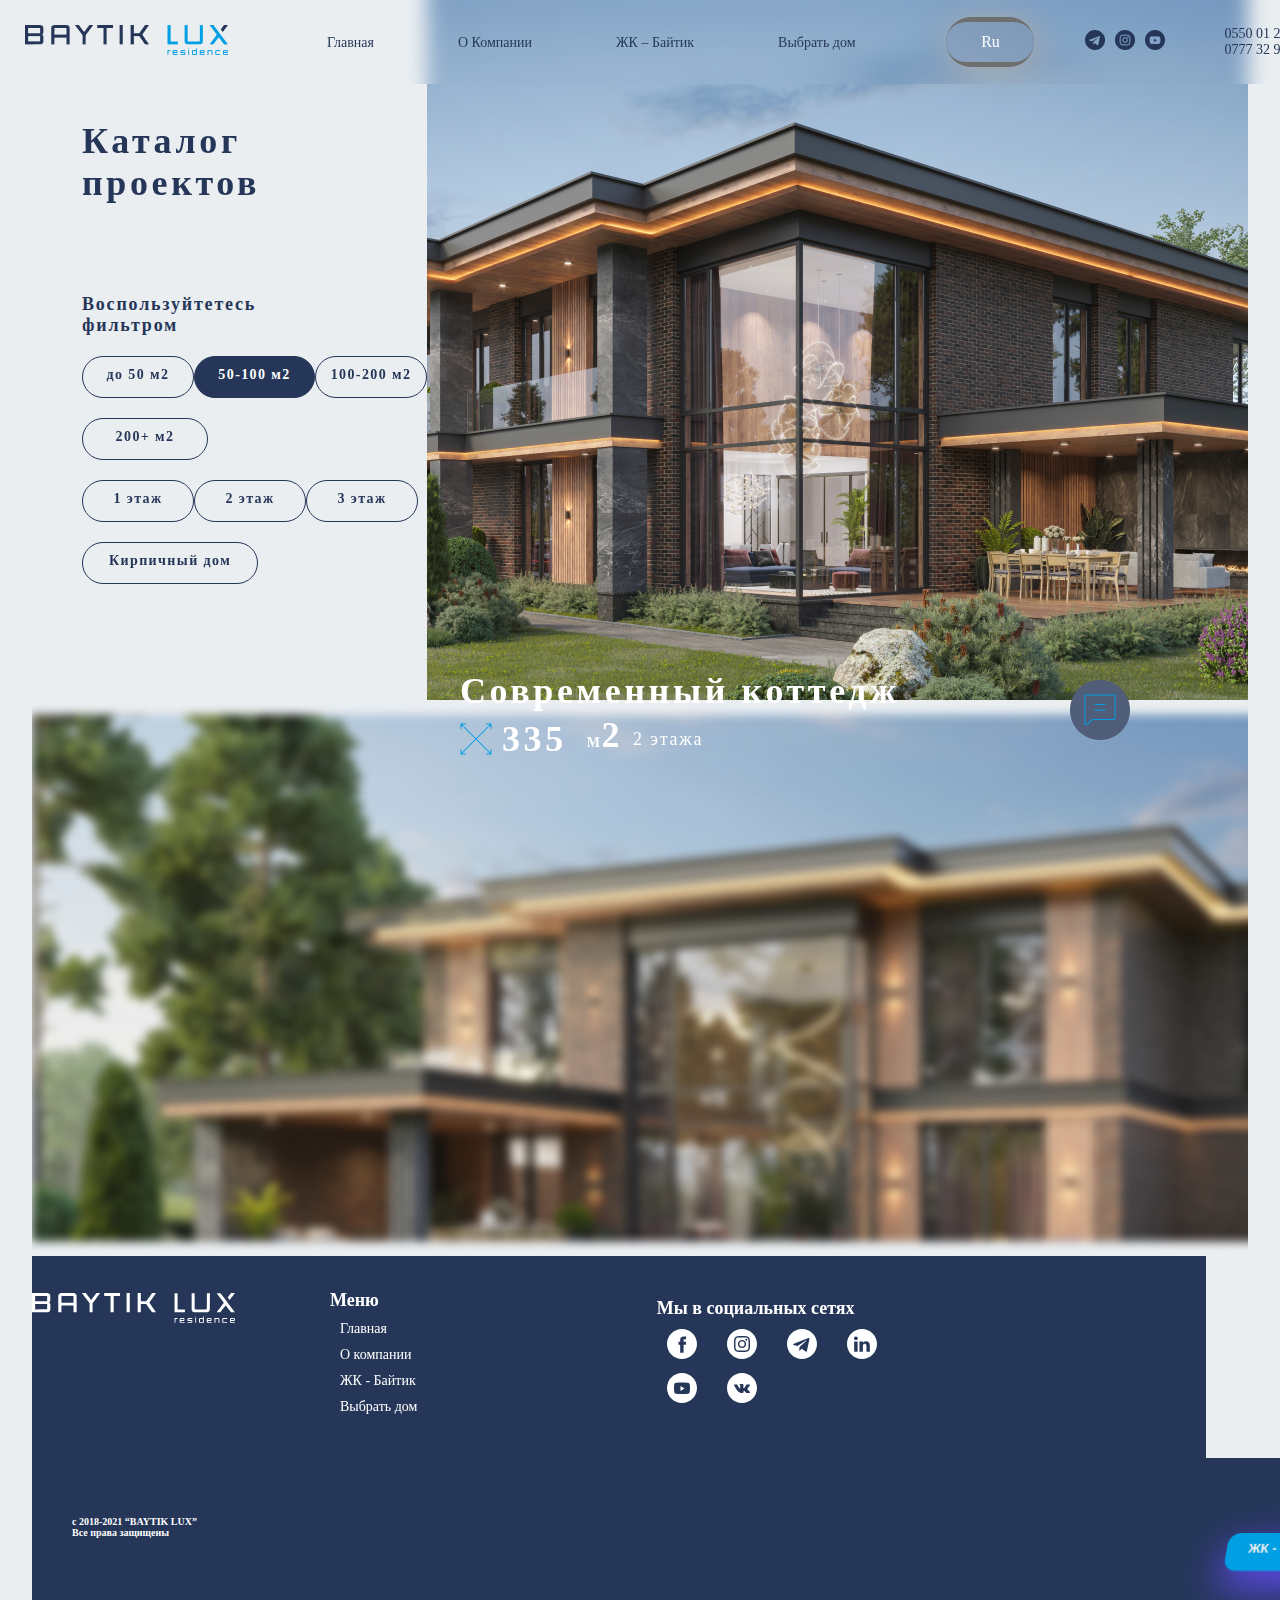
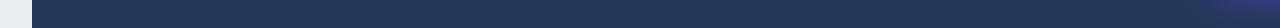
<file: О Компании.html>
<!DOCTYPE html>
<html lang="en">
  <head>
    <meta charset="UTF-8" />
    <meta name="viewport" content="width=device-width, initial-scale=1.0" />
    <title>О Компании</title>
    <link rel="stylesheet" href="./О Компании.css" />
    <link rel="stylesheet" href="./media4.css" />
    <link href="https://unpkg.com/aos@2.3.1/dist/aos.css" rel="stylesheet" />
  </head>
  <body>
    <header id="header">
      <div class="Container">
        <div class="header">
          <!-- <div class="header-i">
            <div class="header-imgt">
              <img src="./img/0000.png" alt="" />
            </div>
            <div class="header-img2">
              <img src="./img/5555.png" alt="" />
            </div>
          </div> -->
          <div class="header-img">
            <img src="./img/Logo.png" alt="" />
          </div>
          <div class="header-text">
            <a href="./index.html">Главная</a>
            <a href="./О Компании.html">О Компании</a>
            <a href="#">ЖК – Байтик</a>
            <a href=".#">Выбрать дом</a>
          </div>
          <div class="header-btn">
            <div class="hkk">Ru</div>
            <div class="jj">Kg</div>
          </div>
          <div class="header-svg">
            <img src="./img/social network (1).png" alt="" />
          </div>
          <div class="header-titl">
            <h5>0550 01 22 08</h5>
            <h5>0777 32 95 46</h5>
          </div>
        </div>
      </div>
    </header>

    <section id="hero">
      <div class="container">
        <div class="hero">
          <div class="hero-title">
            <div class="hero-text">
              <h1 data-aos="zoom-out-right">Каталог проектов</h1>
              <p>Воспользуйтетесь</p>
              <h6>фильтром</h6>
            </div>
            <div class="hero-b">
              <div data-aos="zoom-out-right" class="herobtn">
                <h4>до 50 м2</h4>
              </div>
              <div data-aos="zoom-in" class="herobtn1">
                <h4>50-100 м2</h4>
              </div>
              <div data-aos="zoom-in" class="herobtn">
                <h4>100-200 м2</h4>
              </div>
            </div>
            <div data-aos="zoom-out-left" class="her0">
              <h4>200+ м2</h4>
            </div>
            <div class="hero-b2">
              <div data-aos="zoom-out-right" class="hero-btn">
                <h4>1 этаж</h4>
              </div>
              <div data-aos="zoom-in" class="hero-btn">
                <h4>2 этаж</h4>
              </div>
              <div data-aos="zoom-out-left" class="hero-btn">
                <h4>3 этаж</h4>
              </div>
            </div>
            <div class="hero-nav">
              <h4 data-aos="zoom-in">Кирпичный дом</h4>
            </div>
          </div>
          <div class="her-img1">
            <div class="hero-img">
              <img src="./img/Современный коттедж (1).png" alt="" />
            </div>
            <div class="hero-end">
              <h1
                data-aos="flip-left"
                data-aos-easing="ease-out-cubic"
                data-aos-duration="2000"
              >
                Современный коттедж
              </h1>
            </div>
            <div
              data-aos="fade-up"
              data-aos-anchor-placement="center-bottom"
              class="hero-e"
            >
              <svg
                xmlns="http://www.w3.org/2000/svg"
                width="32"
                height="32"
                viewBox="0 0 32 32"
                fill="none"
              >
                <path
                  d="M31.5 1C31.5 0.723858 31.2761 0.5 31 0.5H26.5C26.2239 0.5 26 0.723858 26 1C26 1.27614 26.2239 1.5 26.5 1.5H30.5V5.5C30.5 5.77614 30.7239 6 31 6C31.2761 6 31.5 5.77614 31.5 5.5V1ZM0.5 31C0.5 31.2761 0.723858 31.5 1 31.5H5.5C5.77614 31.5 6 31.2761 6 31C6 30.7239 5.77614 30.5 5.5 30.5H1.5V26.5C1.5 26.2239 1.27614 26 1 26C0.723858 26 0.5 26.2239 0.5 26.5V31ZM1 0.5C0.723858 0.5 0.5 0.723858 0.5 1V5.5C0.5 5.77614 0.723858 6 1 6C1.27614 6 1.5 5.77614 1.5 5.5V1.5H5.5C5.77614 1.5 6 1.27614 6 1C6 0.723858 5.77614 0.5 5.5 0.5H1ZM31 31.5C31.2761 31.5 31.5 31.2761 31.5 31V26.5C31.5 26.2239 31.2761 26 31 26C30.7239 26 30.5 26.2239 30.5 26.5V30.5H26.5C26.2239 30.5 26 30.7239 26 31C26 31.2761 26.2239 31.5 26.5 31.5H31ZM30.6464 0.646447L15.6464 15.6464L16.3536 16.3536L31.3536 1.35355L30.6464 0.646447ZM15.6464 15.6464L0.646447 30.6464L1.35355 31.3536L16.3536 16.3536L15.6464 15.6464ZM16.3536 15.6464L1.35355 0.646447L0.646447 1.35355L15.6464 16.3536L16.3536 15.6464ZM15.6464 16.3536L23.1464 23.8536L23.8536 23.1464L16.3536 15.6464L15.6464 16.3536ZM23.1464 23.8536L30.6464 31.3536L31.3536 30.6464L23.8536 23.1464L23.1464 23.8536Z"
                  fill="#009EE3"
                />
              </svg>
              <h2 data-aos="fade-up" data-aos-anchor-placement="center-bottom">
                335
              </h2>
              <h2 data-aos="fade-up" data-aos-anchor-placement="center-bottom">
                <span>M</span>2
              </h2>
              <p data-aos="fade-up" data-aos-anchor-placement="center-bottom">
                2 этажа
              </p>
            </div>
            <div class="hero-chat">
              <img src="./img/CHAT TEXT (1).png" alt="" />
            </div>
            <!-- <div class="hero-blu">
              <img src="./img/e4444.png" alt="" />
            </div> -->
          </div>
        </div>
      </div>
    </section>

    <setion id="lux">
      <div class="container">
        <div class="lux">
          <img
            data-aos="zoom-out-left"
            class="luxx"
            src="./img/Rectangle 34.png"
            alt=""
          />
        </div>
        <div data-aos="zoom-out-right" class="ll">
          <div class="lux-text">
            <img src="./img/Logo (1).png" alt="" />
          </div>
          <div class="lki">
            <div class="liu">
              <h2
                data-aos="fade-down"
                data-aos-easing="linear"
                data-aos-duration="1500"
              >
                У Вас есть вопрос или предложение?
              </h2>
            </div>
            <div
              data-aos="fade-down"
              data-aos-easing="linear"
              data-aos-duration="1500"
              class="lk"
            >
              <input type="text" placeholder="Ваша имя" id="uson" />
            </div>
            <div
              data-aos="fade-down"
              data-aos-easing="linear"
              data-aos-duration="1500"
              class="lkk"
            >
              <input type="number" placeholder="+996 550 01 22 08" id="uson2" />
            </div>
            <div
              data-aos="fade-down"
              data-aos-easing="linear"
              data-aos-duration="1500"
              class="lo"
            >
              <button>Оставить заявку</button>
            </div>
          </div>
        </div>
      </div>
    </setion>

    <section id="footer">
      <div class="container">
        <div class="footer">
          <div class="footer-text">
            <svg
              xmlns="http://www.w3.org/2000/svg"
              width="203"
              height="30"
              viewBox="0 0 203 30"
              fill="none"
            >
              <path
                fill-rule="evenodd"
                clip-rule="evenodd"
                d="M0 9.67696V19.3539L8.07549 19.3144L16.151 19.2748L16.7907 18.9244C17.1424 18.7316 17.627 18.3006 17.8674 17.9665L18.3045 17.3591L18.3505 14.2698C18.3828 12.1081 18.3454 11.0597 18.2259 10.7782C18.043 10.3469 17.2396 9.75406 16.797 9.74256C17.9315 9.20581 18.3894 8.79102 18.3441 5.25679C18.3079 2.44491 18.278 2.12334 18.0046 1.6121C17.6502 0.949748 16.785 0.312768 15.9968 0.134319C15.6868 0.0640883 11.9608 0.00521253 7.71658 0.00339019L0 2.5861e-05V9.67696ZM28.3896 0.196699C27.5761 0.48519 26.91 1.04493 26.5741 1.7227C26.2776 2.32085 26.2723 2.47982 26.2723 10.8382V19.3449H27.8515H29.4307V15.9806V12.6163H35.4604H41.4901V15.9806V19.3449H43.0693H44.6485V10.955C44.6485 4.98877 44.6007 2.42753 44.483 2.08857C44.2246 1.3445 43.8256 0.875032 43.0959 0.456173L42.4233 0.070116L35.6757 0.0378746C30.2749 0.0120814 28.8207 0.0437621 28.3896 0.196699ZM50.0609 0.175251C50.1354 0.271695 51.8553 2.56729 53.8829 5.2767L57.5693 10.2029V14.7739V19.3449H59.0767H60.5842V14.8028V10.2607L64.3886 5.20506C66.4811 2.42445 68.1931 0.115815 68.1931 0.074742C68.1931 0.0336691 67.3371 0.00030622 66.2908 0.00058658L64.3886 0.00128748L61.8281 3.43416C60.4199 5.32225 59.215 6.89886 59.1505 6.93769C59.0861 6.97666 57.8589 5.43159 56.4235 3.50425L53.8137 2.5861e-05H51.8695C50.3375 2.5861e-05 49.9539 0.0371736 50.0609 0.175251ZM72.2129 1.47192V2.94381H75.3713H78.5297V11.1444V19.3449H80.1089H81.6881V11.1444V2.94381H84.8465H88.005V1.47192V2.5861e-05H80.1089H72.2129V1.47192ZM94.6089 9.67247V19.3449H96.1881H97.7673V9.67247V2.5861e-05H96.1881H94.6089V9.67247ZM105.663 9.67247V19.3449H107.243H108.822V15.2096V11.0743L111.514 11.0764L114.205 11.0786L117.149 15.2071L120.092 19.3355L122.059 19.3403L124.027 19.3449L120.65 14.5628C118.663 11.7484 117.306 9.69798 117.353 9.57995C117.396 9.46977 118.86 7.35375 120.605 4.87788C122.351 2.40188 123.812 0.291601 123.853 0.188148C123.912 0.0364727 123.556 0.0011473 122.009 0.00577325L120.092 0.0113805L117.164 4.14109L114.236 8.27067H111.529H108.822V4.13535V2.5861e-05H107.243H105.663V9.67247ZM197.527 1.99101C196.707 3.0861 195.896 4.27135 195.8 4.40003L197.664 7.02615L198.439 6.00129C199.74 4.28127 202.885 0.186019 203 0C203 0 202.45 2.5861e-05 200.945 2.5861e-05H199.016L197.527 1.99101ZM142.559 9.74256V19.3449H147.728H152.896V17.9431V16.5413H149.235H145.574V8.34076V0.140206H144.067H142.559V9.74256ZM159.644 8.62673C159.644 16.6928 159.657 17.1389 159.917 17.6333C160.235 18.2389 160.664 18.6471 161.366 19.0131C161.837 19.2581 162.308 19.2748 168.76 19.2748C175.54 19.2748 175.66 19.2699 176.225 18.973C176.946 18.5943 177.37 18.1545 177.654 17.4901C177.846 17.0411 177.876 15.8341 177.876 8.55552V0.140206H176.369H174.861V8.17254C174.861 14.233 174.819 16.2462 174.689 16.3731C174.442 16.6148 163.078 16.6148 162.831 16.3731C162.701 16.2462 162.658 14.233 162.658 8.17254V0.140206H161.151H159.644V8.62673ZM184.791 0.252771C184.818 0.314731 186.39 2.43061 188.285 4.9547C190.18 7.47893 191.747 9.59033 191.767 9.64682C191.788 9.70331 190.193 11.8926 188.223 14.5122L184.641 19.2748L186.383 19.3144C187.341 19.3362 188.198 19.3268 188.287 19.2935C188.375 19.2603 189.606 17.6825 191.022 15.7873C192.438 13.892 193.661 12.3602 193.74 12.3831C193.819 12.4061 195.047 13.9805 196.468 15.8819L199.052 19.3389L200.953 19.342L202.854 19.3449L200.516 16.2259C199.23 14.5105 195.992 10.1895 193.321 6.62355L188.463 0.140206H186.603C185.58 0.140206 184.765 0.190811 184.791 0.252771ZM15.146 2.94073V8.27375H3.15842V5.60724V2.94073H15.146ZM41.4568 6.34319L41.4953 9.67247H35.463H29.4307V6.40164C29.4307 4.60257 29.4745 3.08792 29.528 3.03577C29.5814 2.98348 32.2787 2.95727 35.5218 2.97732L41.4183 3.0139L41.4568 6.34319ZM15.146 11.0743V16.3676H9.15223L3.15842 16.4042V13.7392V11.0743H9.02704C13.8446 11.0743 15.146 11.0743 15.146 11.0743ZM170.985 24.2863L170.985 25.1624L169.615 25.1136C168.052 25.058 167.648 25.1268 167.249 25.5164C166.998 25.7614 166.965 25.9874 166.965 27.4817C166.965 29.0907 166.982 29.1866 167.32 29.5167C167.666 29.8547 167.725 29.8628 169.761 29.8502L171.847 29.8373V26.6236V23.4102H171.416H170.985L170.985 24.2863ZM163.233 23.9709C163.233 24.3447 163.28 24.3914 163.663 24.3914C164.046 24.3914 164.094 24.3447 164.094 23.9709C164.094 23.597 164.046 23.5503 163.663 23.5503C163.28 23.5503 163.233 23.597 163.233 23.9709ZM142.559 27.4855V29.8584H142.99H143.421C143.421 29.8584 143.425 30.6995 143.423 28.2814C143.421 25.8633 143.405 26.0736 144.514 26.0736H145.431V25.5849V25.0961L143.995 25.1044L142.559 25.1125V27.4855ZM148.059 25.4306C147.681 25.7478 147.653 25.8484 147.606 27.0499C147.544 28.6183 147.648 29.2145 148.049 29.5786C148.327 29.8321 148.556 29.8584 150.483 29.8584H152.609V29.4418V29.0252L150.635 28.9862L148.661 28.9473L148.617 28.5071L148.573 28.0668L150.246 28.0151C152.178 28.0151 151.993 27.8959 152.178 27.6857C152.448 27.3795 152.35 25.4566 152.178 25.2325C151.963 24.9521 151.317 25.1044 150.116 25.0923C148.574 25.0923 148.434 25.1153 148.059 25.4306ZM155.833 25.4365C155.531 25.731 155.48 25.9112 155.48 26.6901C155.48 27.9489 155.626 28.0361 157.737 28.0361H159.356V28.5267V29.0174H157.418H155.48V29.4379V29.8584H157.568C159.594 29.8584 159.667 29.8482 160.009 29.5143C160.303 29.2269 160.361 29.0343 160.361 28.3445C160.361 27.146 160.239 27.0733 158.13 27.0246L156.413 26.9847V26.5642V26.1437L158.387 26.1047L160.361 26.0657V25.579V25.0923H158.273C156.248 25.0923 156.174 25.1025 155.833 25.4365ZM163.233 27.4754V29.8584H163.663H164.094V27.4754V25.0923H163.663H163.233V27.4754ZM175.344 25.2563C174.85 25.4899 174.718 25.9912 174.718 27.6286C174.718 29.0785 174.739 29.1908 175.07 29.5143C175.412 29.8482 175.485 29.8584 177.511 29.8584H179.599V29.4379V29.0174H177.661H175.723V28.5391V28.0609L177.291 28.0134C178.718 27.9702 178.892 27.9355 179.229 27.6262C179.538 27.3428 179.599 27.1612 179.599 26.5334C179.599 25.9209 179.533 25.7163 179.247 25.4365C178.913 25.1104 178.809 25.0929 177.273 25.1018C176.381 25.107 175.513 25.1766 175.344 25.2563ZM182.47 27.4853V29.8584H182.973H183.475V27.966V26.0736H184.983H186.49V27.966V29.8584H186.995H187.499L187.453 27.807C187.407 25.7646 187.406 25.7541 187.011 25.4224C186.631 25.1038 186.525 25.0899 184.542 25.1007L182.47 25.1121V27.4853ZM190.63 25.5138L190.199 25.9352L190.247 27.6292C190.311 29.9134 190.241 29.8584 193.11 29.8584H195.248V29.4418V29.0252L193.274 28.9862L191.3 28.9473L191.259 27.5104L191.218 26.0736H193.233H195.248V25.5829V25.0923H193.155H191.062L190.63 25.5138ZM198.383 25.5138L197.951 25.9352L197.999 27.6292C198.064 29.9134 197.993 29.8584 200.862 29.8584H203V29.4418V29.0252L201.026 28.9862L199.052 28.9473L199.007 28.4917L198.962 28.0361H200.34C201.982 28.0361 202.584 27.8382 202.85 27.2099C203.11 26.598 202.951 25.7955 202.494 25.4077C202.155 25.1199 201.978 25.0923 200.469 25.0923C198.821 25.0923 198.813 25.094 198.383 25.5138ZM151.604 26.5642V27.0548H150.097H148.589V26.5642V26.0736H150.097H151.604V26.5642ZM170.913 27.5455V28.9473L169.442 28.9872L167.97 29.0272V27.5455V26.0638L169.442 26.1037L170.913 26.1437V27.5455ZM178.711 26.5292L178.666 26.9847L177.194 27.0247L175.723 27.0647V26.5691V26.0736H177.239H178.756L178.711 26.5292ZM201.968 26.5292L201.923 26.9847L200.452 27.0247L198.98 27.0647V26.5691V26.0736H200.497H202.013L201.968 26.5292Z"
                fill="white"
              />
            </svg>
            <p
              data-aos="fade-right"
              data-aos-offset="300"
              data-aos-easing="ease-in-sine"
            >
              BAYTIK LUX - это профессиональные услугив области загородного
              строительства и архитектурного проектирования в соответствии с
              европейскими стандартами
            </p>
          </div>
          <div
            data-aos="flip-left"
            data-aos-easing="ease-out-cubic"
            data-aos-duration="2000"
            class="footer-meniy"
          >
            <h2>Меню</h2>
            <h3>Главная</h3>
            <h3>О компании</h3>
            <h3>ЖК - Байтик</h3>
            <h3>Выбрать дом</h3>
          </div>
          <div data-aos="zoom-out-left" class="footer-contac">
            <h2>Контакты</h2>
            <h5>0550 01 22 08</h5>
            <h5>0777 32 95 46</h5>
          </div>
          <div data-aos="fade-up" data-aos-duration="3000" class="footer-nav">
            <h2>Мы в социальных сетях</h2>
            <svg
              xmlns="http://www.w3.org/2000/svg"
              width="210"
              height="74"
              viewBox="0 0 210 74"
              fill="none"
            >
              <path
                fill-rule="evenodd"
                clip-rule="evenodd"
                d="M75 0C66.7157 0 60 6.71573 60 15C60 23.2843 66.7157 30 75 30C83.2843 30 90 23.2843 90 15C90 6.71573 83.2843 0 75 0ZM71.702 7.0483C72.5554 7.00947 72.828 6.99997 75.0007 6.99997H74.9982C77.1716 6.99997 77.4432 7.00947 78.2966 7.0483C79.1483 7.0873 79.7299 7.22214 80.2399 7.41997C80.7666 7.62414 81.2116 7.89748 81.6566 8.34248C82.1016 8.78716 82.375 9.23349 82.58 9.75966C82.7766 10.2683 82.9116 10.8497 82.9516 11.7014C82.99 12.5547 83 12.8274 83 15.0001C83 17.1727 82.99 17.4447 82.9516 18.2981C82.9116 19.1494 82.7766 19.7309 82.58 20.2398C82.375 20.7658 82.1016 21.2121 81.6566 21.6568C81.2121 22.1018 80.7664 22.3758 80.2404 22.5801C79.7314 22.778 79.1494 22.9128 78.2978 22.9518C77.4444 22.9906 77.1726 23.0001 74.9997 23.0001C72.8272 23.0001 72.5547 22.9906 71.7014 22.9518C70.8498 22.9128 70.2683 22.778 69.7593 22.5801C69.2335 22.3758 68.7872 22.1018 68.3427 21.6568C67.8978 21.2121 67.6245 20.7658 67.42 20.2396C67.2223 19.7309 67.0875 19.1496 67.0483 18.2979C67.0096 17.4446 67 17.1727 67 15.0001C67 12.8274 67.01 12.5545 67.0481 11.7012C67.0865 10.8498 67.2215 10.2683 67.4198 9.7595C67.6248 9.23349 67.8981 8.78716 68.3432 8.34248C68.7878 7.89765 69.2342 7.62431 69.7603 7.41997C70.269 7.22214 70.8503 7.0873 71.702 7.0483Z"
                fill="white"
              />
              <path
                fill-rule="evenodd"
                clip-rule="evenodd"
                d="M74.2831 8.44194C74.4225 8.44172 74.5724 8.44179 74.7341 8.44186L75.0008 8.44194C77.1368 8.44194 77.39 8.44961 78.2335 8.48794C79.0135 8.52361 79.4368 8.65394 79.7188 8.76344C80.0922 8.90845 80.3583 9.08178 80.6382 9.36178C80.9182 9.64179 81.0915 9.90846 81.2368 10.2818C81.3463 10.5635 81.4769 10.9868 81.5124 11.7668C81.5507 12.6102 81.559 12.8635 81.559 14.9985C81.559 17.1335 81.5507 17.3869 81.5124 18.2302C81.4767 19.0102 81.3463 19.4336 81.2368 19.7152C81.0918 20.0886 80.9182 20.3544 80.6382 20.6342C80.3582 20.9142 80.0923 21.0876 79.7188 21.2326C79.4372 21.3426 79.0135 21.4726 78.2335 21.5082C77.3901 21.5466 77.1368 21.5549 75.0008 21.5549C72.8646 21.5549 72.6114 21.5466 71.7681 21.5082C70.9881 21.4722 70.5647 21.3419 70.2826 21.2324C69.9092 21.0874 69.6426 20.9141 69.3626 20.6341C69.0826 20.3541 68.9092 20.0881 68.7639 19.7146C68.6544 19.4329 68.5239 19.0096 68.4884 18.2295C68.45 17.3862 68.4424 17.1329 68.4424 14.9965C68.4424 12.8602 68.45 12.6082 68.4884 11.7648C68.5241 10.9848 68.6544 10.5615 68.7639 10.2795C68.9089 9.90612 69.0826 9.63945 69.3626 9.35945C69.6426 9.07945 69.9092 8.90611 70.2826 8.76078C70.5646 8.65078 70.9881 8.52078 71.7681 8.48494C72.5061 8.45161 72.7921 8.44161 74.2831 8.43994V8.44194ZM79.2712 9.77032C78.7412 9.77032 78.3112 10.1998 78.3112 10.73C78.3112 11.26 78.7412 11.69 79.2712 11.69C79.8012 11.69 80.2312 11.26 80.2312 10.73C80.2312 10.2 79.8012 9.76999 79.2712 9.76999V9.77032ZM70.8924 15.0003C70.8924 12.7315 72.7318 10.8921 75.0006 10.892C77.2695 10.892 79.1085 12.7315 79.1085 15.0003C79.1085 17.2692 77.2696 19.1079 75.0008 19.1079C72.7319 19.1079 70.8924 17.2692 70.8924 15.0003Z"
                fill="white"
              />
              <path
                d="M75.0008 12.3335C76.4735 12.3335 77.6675 13.5273 77.6675 15.0002C77.6675 16.4729 76.4735 17.6669 75.0008 17.6669C73.528 17.6669 72.3341 16.4729 72.3341 15.0002C72.3341 13.5273 73.528 12.3335 75.0008 12.3335Z"
                fill="white"
              />
              <path
                fill-rule="evenodd"
                clip-rule="evenodd"
                d="M120 15C120 23.2843 126.716 30 135 30C143.284 30 150 23.2843 150 15C150 6.71573 143.284 0 135 0C126.716 0 120 6.71573 120 15ZM132.25 21.875L132.505 18.0514L132.505 18.0512L139.461 11.7744C139.766 11.5034 139.394 11.3713 138.989 11.6171L130.405 17.0327L126.697 15.8754C125.896 15.6302 125.89 15.08 126.876 14.6844L141.325 9.11303C141.985 8.81343 142.622 9.27153 142.37 10.2816L139.91 21.8769C139.738 22.7009 139.24 22.898 138.55 22.5174L134.802 19.7481L133 21.5C132.994 21.5055 132.989 21.511 132.983 21.5165C132.782 21.7127 132.615 21.875 132.25 21.875Z"
                fill="white"
              />
              <path
                fill-rule="evenodd"
                clip-rule="evenodd"
                d="M195 0C186.716 0 180 6.71573 180 15C180 23.2843 186.716 30 195 30C203.284 30 210 23.2843 210 15C210 6.71573 203.284 0 195 0ZM187.201 12.4236H190.6V22.6372H187.201V12.4236ZM190.824 9.26419C190.802 8.26275 190.086 7.5 188.923 7.5C187.76 7.5 187 8.26275 187 9.26419C187 10.2449 187.738 11.0296 188.879 11.0296H188.901C190.086 11.0296 190.824 10.2449 190.824 9.26419ZM198.946 12.1838C201.183 12.1838 202.86 13.6439 202.86 16.7811L202.859 22.6372H199.46V17.173C199.46 15.8005 198.968 14.8639 197.738 14.8639C196.799 14.8639 196.239 15.4953 195.994 16.1051C195.904 16.3237 195.882 16.6282 195.882 16.9334V22.6375H192.482C192.482 22.6375 192.527 13.3823 192.482 12.4239H195.882V13.8706C196.333 13.1752 197.141 12.1838 198.946 12.1838Z"
                fill="white"
              />
              <path
                fill-rule="evenodd"
                clip-rule="evenodd"
                d="M15 0C6.71573 0 0 6.71573 0 15C0 23.2843 6.71573 30 15 30C23.2843 30 30 23.2843 30 15C30 6.71573 23.2843 0 15 0ZM16.5635 15.6589V23.8197H13.1869V15.6592H11.5V12.8469H13.1869V11.1585C13.1869 8.86425 14.1395 7.5 16.8458 7.5H19.0988V10.3126H17.6905C16.637 10.3126 16.5673 10.7056 16.5673 11.4391L16.5635 12.8466H19.1148L18.8162 15.6589H16.5635Z"
                fill="white"
              />
              <path
                fill-rule="evenodd"
                clip-rule="evenodd"
                d="M75 44C66.7157 44 60 50.7157 60 59C60 67.2843 66.7157 74 75 74C83.2843 74 90 67.2843 90 59C90 50.7157 83.2843 44 75 44ZM76.2213 63.7351C76.0734 63.891 75.7847 63.9225 75.7847 63.9225H74.8284C74.8284 63.9225 72.7186 64.047 70.86 62.1481C68.8332 60.0764 67.0435 55.9659 67.0435 55.9659C67.0435 55.9659 66.9402 55.6963 67.0521 55.5665C67.1781 55.4198 67.5216 55.4106 67.5216 55.4106L69.8075 55.396C69.8075 55.396 70.0227 55.4305 70.1768 55.5419C70.3044 55.6341 70.3756 55.8054 70.3756 55.8054C70.3756 55.8054 70.745 56.7226 71.2341 57.5522C72.1896 59.1722 72.6341 59.5264 72.9581 59.3528C73.4307 59.1 73.2891 57.0629 73.2891 57.0629C73.2891 57.0629 73.2977 56.3239 73.0512 55.9944C72.8602 55.7393 72.5003 55.6648 72.3414 55.6441C72.2123 55.6272 72.4236 55.3338 72.6975 55.2024C73.1091 55.005 73.8353 54.9935 74.6938 55.0019C75.3629 55.0088 75.5554 55.0495 75.8168 55.1118C76.4234 55.2554 76.4044 55.7159 76.3636 56.7098C76.3513 57.007 76.3372 57.3519 76.3372 57.7504C76.3372 57.8399 76.3345 57.9354 76.3318 58.0335C76.3176 58.5427 76.3013 59.1258 76.6431 59.3428C76.8184 59.4534 77.2465 59.3589 78.3178 57.5737C78.8257 56.7272 79.206 55.7324 79.206 55.7324C79.206 55.7324 79.2898 55.555 79.4189 55.4789C79.5511 55.4013 79.7296 55.4252 79.7296 55.4252L82.1352 55.4106C82.1352 55.4106 82.8582 55.3253 82.9748 55.6464C83.0977 55.9821 82.7049 56.7671 81.722 58.053C80.7896 59.2732 80.3359 59.7224 80.3775 60.1197C80.408 60.41 80.7029 60.6726 81.2689 61.1879C82.4504 62.2647 82.7671 62.8312 82.8431 62.9673C82.8494 62.9786 82.8541 62.9869 82.8575 62.9923C83.3872 63.8549 82.2698 63.9225 82.2698 63.9225L80.1326 63.9517C80.1326 63.9517 79.674 64.0408 79.0699 63.6337C78.7534 63.4206 78.4441 63.0726 78.1496 62.7411C77.6998 62.2349 77.2842 61.7672 76.9296 61.8777C76.334 62.0636 76.352 63.3226 76.352 63.3226C76.352 63.3226 76.3567 63.5922 76.2213 63.7351Z"
                fill="white"
              />
              <path
                fill-rule="evenodd"
                clip-rule="evenodd"
                d="M15 44C6.71573 44 0 50.7157 0 59C0 67.2843 6.71573 74 15 74C23.2843 74 30 67.2843 30 59C30 50.7157 23.2843 44 15 44ZM21.251 53.8433C21.9394 54.0322 22.4816 54.5889 22.6656 55.2957C23 56.5769 23 59.25 23 59.25C23 59.25 23 61.923 22.6656 63.2042C22.4816 63.9111 21.9394 64.4677 21.251 64.6567C20.0033 65 15 65 15 65C15 65 9.99661 65 8.74888 64.6567C8.06042 64.4677 7.51824 63.9111 7.33424 63.2042C6.99997 61.923 6.99997 59.25 6.99997 59.25C6.99997 59.25 6.99997 56.5769 7.33424 55.2957C7.51824 54.5889 8.06042 54.0322 8.74888 53.8433C9.99661 53.5 15 53.5 15 53.5C15 53.5 20.0033 53.5 21.251 53.8433Z"
                fill="white"
              />
              <path d="M13.5 62V57L17.5 59.5001L13.5 62Z" fill="white" />
            </svg>
          </div>
          <div
            data-aos="fade-right"
            data-aos-offset="300"
            data-aos-easing="ease-in-sine"
            class="footer-t"
          >
            <h2>Адрес</h2>
            <svg
              xmlns="http://www.w3.org/2000/svg"
              width="17"
              height="21"
              viewBox="0 0 17 21"
              fill="none"
            >
              <path
                fill-rule="evenodd"
                clip-rule="evenodd"
                d="M11.3418 17.994C14.5571 14.6837 17 12.1686 17 8.5C17 3.80558 13.1944 0 8.5 0C3.80558 0 0 3.80558 0 8.5C0 12.1686 2.44288 14.6837 5.65821 17.994C6.55725 18.9196 7.51669 19.9074 8.5 21C9.48331 19.9074 10.4427 18.9196 11.3418 17.994ZM8.5 12C10.433 12 12 10.433 12 8.5C12 6.567 10.433 5 8.5 5C6.567 5 5 6.567 5 8.5C5 10.433 6.567 12 8.5 12Z"
                fill="#009EE3"
              />
            </svg>
            <p>
              г. Бишкек, ул. Токтогула 125/1 Бизнес-центр «Авангард» 1 и 2 этажи
            </p>
          </div>
        </div>
      </div>
    </section>

    <section id="footer-end">
      <div class="container">
        <div class="footer-end">
          <div class="footer-r">
            <h3>c 2018-2021 “BAYTIK LUX” Все права защищены</h3>
            <p></p>
          </div>
          <div class="footera">
            <a href="./ЖК - Байтик.html"><button>ЖК - Байтик</button></a>
          </div>
          <div class="footer-u">
            <p>
              Политика конфиденциальсности
              <span>Сделано с любовью в </span>Paradigma.website
            </p>
          </div>
        </div>
      </div>
    </section>

    <script src="https://unpkg.com/aos@2.3.1/dist/aos.js"></script>
    <script>
      AOS.init();
    </script>
  </body>
</html>
</file>
<file: Выбрать дом.css>
* {
  margin: 0px;
  padding: 0px;
}
.contaner {
  width: 95%;
  margin: 0 auto;
}
a {
  text-decoration: none;
}
body {
  font-family: "Raleway" sans-serif;
}
button {
  border: none;
  cursor: pointer;
}
#header {
  padding: 25px;
  width: 100%;
  padding: 25px;
  background: transparent;
  position: fixed;
  backdrop-filter: blur(10px);
  z-index: 99;
}
.header {
  display: flex;
  align-items: center;
  justify-content: space-between;
  z-index: 99;
}
.header-text a {
  color: #253659;
  font-size: 14px;
  font-weight: 500;
  padding: 0 40px;
}
.header-titl h5 {
  color: #253659;
  font-size: 14px;
  font-weight: 400;
  z-index: 199;
}
.header-btn {
  width: 70px;
  height: 24px;
  border-radius: 30px;
  border: 1px solid #253659;
  display: flex;
  align-items: center;
  justify-content: center;
  gap: 15px;
}
.header-btn h5 {
  text-align: center;
  color: #fff;
  font-size: 12px;
  font-weight: 400;
  width: 34px;
  height: 20px;
  border-radius: 30px;
  border: 1px solid #253659;
  background: #253659;
  display: flex;
  align-items: center;
  justify-content: center;
}

.header-btn h4 {
  color: #253659;
  font-size: 12px;
  font-weight: 400;
}
.header-text span {
  color: #253659;
  font-size: 12px;
  font-weight: 400;
}
.img {
  position: relative;
}
.hero-end {
  position: absolute;
  top: 550px;
  left: 725px;
}
.hero-nav {
  position: absolute;
  display: flex;
  align-items: center;
  gap: 280px;
  top: 250px;
  left: 700px;
}
.header-img3 {
  z-index: 199;
}
.hero-text {
  color: #253659;
  font-size: 36px;
  font-weight: 600;
  letter-spacing: 3.6px;
  position: absolute;
  top: 170px;
  left: 700px;
}
.hero1 {
  padding: 9px;
}
.hero2 {
  padding: 9px;
}
.hero-title {
  color: #253659;
  font-size: 26px;
  font-weight: 600;
  position: absolute;
  top: 740px;
  left: 725px;
}
.hero3d {
  position: absolute;
  top: 630px;
  left: 420px;
}
.hero-chat {
  position: absolute;
  top: 700px;
  left: 1100px;
}
.header-img {
  position: absolute;
  top: 1px;
  right: 1150px;
  z-index: 99;
}
.header-img1 {
  position: absolute;
  top: 1px;
  left: 1279px;
  right: 990px;
}
.bodhi1 {
  display: flex;
  align-items: center;
  justify-content: space-between;
}
.bodhi-text h4 {
  color: #253659;
  font-size: 24px;
  font-weight: 600;
  line-height: 140%; /* 33.6px */
  letter-spacing: 2.4px;
  padding: 20px;
}
.bodhi-text p {
  color: #253659;
  font-size: 18px;
  font-weight: 400;
  line-height: 140%; /* 25.2px */
  letter-spacing: 1.8px;
}

.bodhu-t {
  display: flex;
  align-items: center;
  justify-content: center;
  padding: 120px 0 10px 0;
}

.luxx {
  position: relative;
  width: 1156px;
}
.ll {
  position: absolute;
  display: flex;
  align-items: center;
  justify-content: space-evenly;
  top: 1507px;
  left: 10px;
  gap: 50px;
}
.lki {
  width: 440px;
  height: 367px;
  background: rgba(37, 54, 89, 0.8);
  backdrop-filter: blur(2px);
  padding-left: 40px;
}

#uson {
  background: none;
  border: none;
  padding: 20px 0 0 20px;
}

#uson2 {
  background: transparent;
  border: none;
  padding: 20px 0 0 20px;
}

.liu h2 {
  color: #fff;
  font-size: 24px;
  font-weight: 600;
  line-height: 140%; /* 33.6px */
  letter-spacing: 2.4px;
  padding: 40px 0 30px 0;
}
.lk {
  width: 300px;
  height: 60px;
  border: 1px solid #fff;
}
.lk input {
  color: rgba(255, 255, 255, 0.5);
  font-size: 14px;
  font-weight: 400;
  letter-spacing: 1.4px;
}
.lkk input {
  color: rgba(255, 255, 255, 0.5);
  font-size: 14px;
  font-weight: 400;
  letter-spacing: 1.4px;
}
.lkk {
  width: 300px;
  height: 60px;
  border: 1px solid #fff;
  margin: 20px 0;
}
.lo button {
  width: 217px;
  height: 60px;
  background: #fff;
  color: #253659;
  font-size: 18px;
  font-weight: 600;
  letter-spacing: 1.8px;
  align-items: center;
}

.footer {
  display: flex;
  align-items: center;
  justify-content: space-between;
  background: #253659;
  width: 1154px;
  height: 202px;
  flex-shrink: 0;
}
.footer-text svg {
  width: 203px;
  height: 30px;
  fill: #fff;
}
.footer-text p {
  width: 214px;
  color: #fff;
  font-size: 12px;
  font-weight: 400;
  padding: 10px;
}
.footer-meniy {
  flex-direction: column;
}
.footer-meniy h2 {
  color: #fff;
  font-size: 18px;
  font-weight: 600;
}
.footer-meniy h3 {
  color: #fff;
  font-size: 14px;
  font-weight: 400;
  margin: 10px;
}
.footer-contac h2 {
  color: #fff;
  font-size: 18px;
  font-weight: 600;
}
.footer-contac h5 {
  color: #fff;
  font-size: 14px;
  font-weight: 400;
  margin: 10px;
}
.footer-nav h2 {
  color: #fff;
  font-size: 18px;
  font-weight: 600;
}
.footer-nav svg {
  width: 210px;
  height: 74px;
  margin: 10px;
}
.footer-t h2 {
  color: #fff;
  font-size: 18px;
  font-weight: 600;
}
.footer-t p {
  color: #fff;
  font-size: 14px;
  font-weight: 400;
  width: 255px;
}
.footer-end {
  display: flex;
  align-items: center;
  justify-content: center;
  padding: 10px 0 0 0;
  flex-shrink: 0;
  stroke-width: 0.5px;
  stroke: #e9e3e3;
  background: #253659;
  width: 1154px;
  height: 160px;
}
.footer-end {
  display: flex;
  align-items: center;
  justify-content: space-between;
}
.footer-r h3 {
  width: 135px;
  height: 29px;
  color: #fff;
  font-size: 10px;

  height: 65px;
}
.footer-u p {
  color: #009ee3;
  font-size: 13px;
  font-weight: 400;
  width: 197px;
  height: 28px;
}
.footer-u span {
  color: #f9f8f8;
  font-size: 10px;
  font-weight: 400;
}

.jj {
  background-color: #ddd;
  display: flex;
  justify-content: center;
  align-items: center;
  border-radius: 36px;
  position: absolute;
  cursor: pointer;
}

.hkk {
  background-color: #ddd;
  display: flex;
  justify-content: center;
  align-items: center;
  border-radius: 36px;
  position: absolute;
  cursor: pointer;
  border-radius: 36px;
  text-align: center;
  height: 40px;
  width: 88px;
  color: white;
  z-index: 99;
  transition: 1.2s;
  background: url(./img/Baytik_poselok_View010004.png);
}

.jj {
  height: 50px;
  width: 88px;
  background-image: linear-gradient(rgba(0, 0, 0, 0.5), rgba(0, 0, 0, 0.5)),
    url(https://images.unsplash.com/photo-1529044728228-9917df974897?ixlib=rb-1.2.1&ixid=eyJhcHBfaWQiOjEyMDd9&auto=format&fit=crop&w=1050&q=80);
  background-size: cover;
  color: white;
  box-shadow: 3px 3px 30px #aaa;
}

.hkk:hover {
  transform: translateX(-80%);
  transition: 1.2s;
}
.footera button {
  cursor: pointer;
  width: 122px;
  height: 30px;
  display: flex;
  align-items: center;
  justify-content: center;
  gap: 1rem;
  font-size: -10.875em;
  font-weight: 800;
  letter-spacing: 0px;
  color: #f2eeee;
  background: #009ee3;
  border-radius: 0.75rem;
  box-shadow: 0 8px 0 #009ee3;
  transform: skew(-10deg);
  transition: all 0.1s ease;
  filter: drop-shadow(0 15px 20px #654dff);
}
.footera button:active {
  letter-spacing: 0px;
  transform: skew(-10deg) translate(8px);
  box-shadow: 0 0 0 #654dff63;
}

.lo button {
  cursor: pointer;
  width: 122px;
  height: 30px;
  display: flex;
  align-items: center;
  justify-content: center;
  gap: 1rem;
  font-size: -10.875em;
  font-weight: 800;
  letter-spacing: 0px;
  color: #f2eeee;
  background: #009ee3;
  border-radius: 0.75rem;
  box-shadow: 0 8px 0 #009ee3;
  transform: skew(-10deg);
  transition: all 0.1s ease;
  filter: drop-shadow(0 15px 20px #654dff);
}
.footera button:active {
  letter-spacing: 0px;
  transform: skew(-10deg) translate(8px);
  box-shadow: 0 0 0 #654dff63;
}
</file>
<file: media2.css>
@media (max-width: 1440px) {
  .container {
    width: 95%;
    margin: 0 auto;
    border: 1px solid;
  }
  .header-img {
    display: none;
  }
  .header-img1 {
    display: none;
  }
  .bodhi-text {
    text-align: center;
  }
  .footer {
    text-align: center;
  }
}
@media (max-width: 1200px) {
  .hero-nav {
    flex-direction: column;
  }
  .bodhi1 {
    flex-direction: column;
  }
  .hero-title {
    display: none;
  }
  .hero-chat {
    display: none;
  }
  .hero-nav {
    gap: 51px;
    top: 201px;
    left: 694px;
  }
  .hero-end {
    top: 450px;
    left: 725px;
    width: 312px;
    font-size: 12px;
  }
  .hero-text {
    font-size: 36px;
    top: 89px;
    left: 700px;
  }
  .header-img1 {
    position: absolute;
    top: 1px;
    left: 938px;
    right: 778px;
  }
  .header-img {
    top: 1px;
    right: 810px;
  }
  .luxx {
    width: 1140px;
    height: 511px;
  }
  .ll {
    top: 1587px;
    left: 33px;
    gap: 33px;
  }
  .footer {
    width: 1140px;
    height: 202px;
  }
  .footer-end {
    width: 1140px;
    height: 160px;
  }
  .footer-r h3 {
    width: 135px;
    height: 29px;
    font-size: 10px;
    padding: 0px 673px 0 0px;
  }
}
@media (max-width: 1024px) {
  .hero-text {
    font-size: 25px;
    top: 118px;
    left: 645px;
  }
  .header-img1 {
    top: 1px;
    left: 761px;
    right: 778px;
  }
  .hero-end {
    top: 381px;
    left: 653px;
    width: 322px;
    font-size: 12px;
  }
  .bodhi1 {
    flex-direction: column;
  }
  .ll {
    top: 1839px;
    left: 271px;
    gap: 33px;
    flex-direction: column;
  }
  .lux-text {
    width: 546px;
    height: 79px;
  }
  .luxx {
    width: 972px;
    height: 586px;
  }
  .footer {
    width: 971px;
    height: 202px;
  }
  .footer-end {
    width: 973px;
    height: 160px;
  }
  .footer-r h3 {
    width: 135px;
    height: 29px;
    font-size: 10px;
    padding: 0px 554px 0 0px;
  }
  .header-img {
    top: 1px;
    right: 636px;
  }
  .header-svg {
    display: none;
  }
  .header-titl {
    display: none;
  }
}
@media (max-width: 992px) {
  .header-img {
    top: 1px;
    right: 603px;
  }
  .header-img1 {
    top: 1px;
    left: 728px;
    right: 778px;
  }
  .luxx {
    width: 942px;
    height: 586px;
  }
  .footer {
    width: 942px;
    height: 202px;
  }
  .footer-end {
    flex-wrap: wrap;
    width: 943px;
    height: 160px;
  }
  .hero-end {
    top: 381px;
    left: 653px;
    width: 322px;
    font-size: 12px;
  }
}
@media (max-width: 768px) {
  .img {
    width: 410px;
    height: 673.999px;
  }
  .luxx {
    width: 730px;
    height: 586px;
  }
  .hero-text {
    font-size: 25px;
    top: 143px;
    left: 440px;
  }
  .hero-nav {
    top: 224px;
    left: 422px;
  }
  .hero-end {
    top: 405px;
    left: 440px;
    width: 312px;
    font-size: 12px;
  }
  .header-img {
    top: 1px;
    right: 380px;
  }
  .header-imgt {
    bottom: 448px;
    right: 339px;
  }
  .header-img1 {
    top: 1px;
    left: 509px;
    right: 778px;
  }
  .header a {
    display: none;
  }
  .hero3d {
    display: none;
  }
  .bodhi-img1 {
    width: 670px;
    height: 353px;
  }
  .ll {
    top: 1633px;
    left: 104px;
    gap: 33px;
  }
  .footer {
    flex-direction: column;
    width: 730px;
    height: 574px;
  }
  .footer-end {
    flex-wrap: wrap;
    width: 732px;
    height: 160px;
  }
  .footer-r h3 {
    width: 135px;
    height: 29px;
    font-size: 10px;
    padding: 0px 370px 0 0px;
  }
}
@media (max-width: 576px) {
  .header-img {
    top: 1px;
    right: 172px;
  }
  .header-img1 {
    top: 1px;
    left: 203px;
    right: 778px;
  }
  .img {
    width: 312px;
    height: 602.999px;
  }
  .hero-text {
    font-size: 16px;
    top: 145px;
    left: 340px;
  }
  .hero-nav {
    top: 197px;
    left: 322px;
  }
  .hero-end {
    top: 385px;
    left: 333px;
    width: 229px;
    font-size: 9px;
  }
  .hero2 {
    padding: 11px;
  }
  .bodhi-img1 {
    width: 545px;
    height: 353px;
  }
  .lux-text {
    width: 394px;
    height: 63px;
  }
  .ll {
    top: 1633px;
    left: 44px;
    gap: 33px;
  }
  .footer {
    flex-direction: column;
    width: 546px;
    height: 560px;
  }
  .footer-r h3 {
    width: 135px;
    height: 29px;
    font-size: 10px;
    padding: 0px 128px 0 0px;
  }
  .footer-end {
    flex-wrap: wrap;
    width: 546px;
    height: 160px;
  }
  .header-imgt {
    bottom: 448px;
    right: 340px;
  }
  .luxx {
    width: 547px;
    height: 586px;
  }
}
@media (max-width: 451px) {
  .header-img {
    top: 1px;
    right: 58px;
  }
  .header-img1 {
    top: 1px;
    left: 203px;
    right: 778px;
  }
  .img {
    width: 241px;
    height: 602.999px;
  }
  .hero-text {
    font-size: 11px;
    top: 145px;
    left: 256px;
  }
  .hero-nav {
    top: 190px;
    left: 254px;
  }
  .hero-end {
    top: 423px;
    left: 266px;
    width: 165px;
    font-size: 8px;
  }

  .bodhi-text h4 {
    font-size: 17px;
    padding: 20px;
  }
  .bodhi-text p {
    font-size: 13px;
  }
  .bodhi-img1 {
    width: 424px;
    height: 283px;
  }
  .luxx {
    width: 427px;
    height: 616px;
  }
  .ll {
    top: 1572px;
    left: 22px;
    gap: 33px;
  }
  .lux-text {
    width: 297px;
    height: 59px;
  }
  .lki {
    width: 324px;
    height: 377px;
    padding-left: 40px;
  }
  .liu h2 {
    font-size: 20px;
    padding: 18px 0 24px 0;
  }
  .lk {
    width: 175px;
    height: 48px;
  }
  .lkk {
    width: 186px;
    height: 53px;
    margin: 20px 0;
  }
  .lo button {
    width: 150px;
    height: 45px;
    font-size: 12px;
  }
  .footer {
    flex-direction: column;
    width: 428px;
    height: 560px;
  }
  .footer-end {
    flex-wrap: wrap;
    width: 428px;
    height: 160px;
  }
  .footer-r h3 {
    width: 131px;
    height: 29px;
    font-size: 10px;
    padding: 0px 51px 0 0px;
  }
}
@media (max-width: 400px) {
  .img {
    width: 220px;
    height: 602.999px;
  }
  .hero-text {
    font-size: 11px;
    top: 101px;
    left: 236px;
  }
  .hero-nav {
    top: 141px;
    left: 232px;
  }
  .hero-end {
    top: 381px;
    left: 239px;
    width: 150px;
    font-size: 8px;
  }
  .bodhi-img1 {
    width: 380px;
    height: 232px;
  }
  .luxx {
    width: 380px;
    height: 616px;
  }
  .ll {
    top: 1470px;
    left: 18px;
    gap: 33px;
  }
  .footer {
    flex-direction: column;
    width: 381px;
    height: 560px;
  }
  .footer-end {
    flex-wrap: wrap;
    width: 381px;
    height: 160px;
  }
  .footer-r h3 {
    width: 123px;
    height: 24px;
    font-size: 9px;
    padding: 0px 27px 0 0px;
  }
  .footer-u p {
    font-size: 12px;
    width: 197px;
    height: 28px;
  }
}
@media (max-width: 376px) {
  .img {
    width: 189px;
    height: 602.999px;
  }
  .hero-nav {
    top: 141px;
    left: 194px;
  }
  .hero-text {
    font-size: 11px;
    top: 101px;
    left: 210px;
  }
  .hero-end {
    top: 374px;
    left: 202px;
    width: 150px;
    font-size: 8px;
  }
  .bodhu-t {
    padding: 16px 0 13px 0;
  }
  .bodhi-text h4 {
    font-size: 17px;
    padding: 20px;
  }
  .bodhi-text p {
    font-size: 12px;
  }
  .bodhi-img1 {
    width: 356px;
    height: 232px;
  }
  .luxx {
    width: 357px;
    height: 567px;
  }
  .ll {
    top: 1189px;
    left: 7px;
    gap: 33px;
  }
  .lux-text {
    width: 266px;
    height: 59px;
  }
  .lki {
    width: 312px;
    height: 377px;
    padding-left: 38px;
  }
  .lki {
    width: 287px;
    height: 355px;
    padding-left: 43px;
  }
  .footer {
    flex-direction: column;
    width: 356px;
    height: 560px;
  }
  .footer-end {
    flex-wrap: wrap;
    width: 356px;
    height: 160px;
  }
  .jj {
    height: 41px;
    width: 80px;
  }
  .hkk {
    height: 35px;
    width: 69px;
  }
  .bodhu-t {
    padding: 16px 0 13px 0;
  }
}
@media (max-width: 320px) {
  .img {
    width: 163px;
    height: 475.999px;
  }
  .hero-text {
    font-size: 8px;
    top: 101px;
    left: 178px;
  }
  .hero-nav {
    top: 141px;
    left: 154px;
  }
  .hero1 h5 {
    font-size: 10px;
    width: 200px;
  }
  .hero-nav h2 {
    font-size: 12px;
    margin-left: 50px;
  }
  .hero-end {
    top: 277px;
    left: 175px;
    width: 150px;
    font-size: 7px;
  }
  .bodhi-img1 {
    width: 304px;
    height: 232px;
  }
  .luxx {
    width: 305px;
    height: 567px;
  }
  .ll {
    top: 1189px;
    left: 7px;
    gap: 33px;
  }
  .lki {
    width: 256px;
    height: 355px;
    padding-left: 39px;
  }

  .footer {
    flex-direction: column;
    width: 303px;
    height: 648px;
  }
  .footer-end {
    flex-wrap: wrap;
    width: 305px;
    height: 133px;
  }
  .footer-r h3 {
    width: 116px;
    height: 24px;
    font-size: 9px;
    padding: 0px 1px 0 0px;
  }
  .hero-nav svg {
    display: none;
  }
  .hero-end {
    top: 277px;
    left: 174px;
    width: 113px;
    font-size: 7px;
  }

  .hero-end {
    top: 277px;
    left: 174px;
    width: 113px;
    font-size: 7px;
  }
  .hero1 h5 {
    font-size: 10px;
    width: 116px;
  }
  .he-img {
    width: 150px;
    height: 15.629px;
    left: 10px;
  }
}
</file>
<file: baitic..css>
* {
  margin: 0px;
  padding: 0px;
}
.contaner {
  width: 95%;
  margin: 0 auto;
}
a {
  text-decoration: none;
}
body {
  font-family: "Raleway" sans-serif;
  background: #eaeef1;
}
button {
  border: none;
  cursor: pointer;
}
#header {
  width: 100%;
  padding: 25px;
  background: transparent;
  position: fixed;
  backdrop-filter: blur(10px);
  z-index: 99;
}
.header {
  display: flex;
  align-items: center;
  justify-content: space-between;
}
.header-text a {
  color: #253659;
  font-size: 14px;
  font-weight: 500;
  padding: 0 40px;
}
.header-titl h5 {
  color: #253659;
  font-size: 14px;
  font-weight: 400;
}
.header-btn {
  width: 70px;
  height: 24px;
  border-radius: 30px;
  border: 1px solid #253659;
  display: flex;
  align-items: center;
  justify-content: center;
  gap: 15px;
}
.header-btn h5 {
  text-align: center;
  color: #fff;
  font-size: 12px;
  font-weight: 400;
  width: 34px;
  height: 20px;
  border-radius: 30px;
  border: 1px solid #253659;
  background: #253659;
  display: flex;
  align-items: center;
  justify-content: center;
}
.header-btn h4 {
  color: #253659;
  font-size: 12px;
  font-weight: 400;
}
.header-text span {
  color: #253659;
  font-size: 12px;
  font-weight: 400;
}

.heroo img {
  position: relative;
  width: 1190px;
  height: 700px;
  flex-shrink: 0;
}

.hero-t {
  position: absolute;
  top: 393px;
  left: 422px;
}
.hero-t svg {
  position: absolute;
  top: 107px;
  left: 288px;
}
.complex {
  text-align: center;
  align-items: center;
}
.complex h1 {
  color: #253659;
  font-size: 36px;
  font-weight: 600;
}
.complex p {
  color: #253659;
  text-align: center;
  font-size: 18px;
  font-weight: 400;
  width: 963px;
  margin-left: 208px;
  padding: 20px;
}
.locatsia {
  display: flex;
  align-items: center;
  justify-content: space-between;
  padding: 50px;
}
.locatsia-text h1 {
  color: #253659;
  font-size: 36px;
  font-weight: 600;
}
.locatsia-text p {
  width: 430px;
  color: #253659;
  font-size: 18px;
  font-weight: 400;
}
.locatsia-nav img {
  position: relative;
}
.location-s svg {
  position: absolute;
  right: 815px;
  top: 1795px;
}
.home {
  display: flex;
  align-items: center;
  justify-content: center;
  flex-direction: column;
}
.home h1 {
  color: #253659;
  font-size: 36px;
  font-weight: 600;
}
.home p {
  color: #253659;
  text-align: center;
  font-size: 18px;
  font-weight: 400;
  margin: 20px;
  width: 811px;
}
.img {
  background: radial-gradient(
    34.34% 43.75% at 50% 50%,
    rgba(255, 255, 255, 0) 0%,
    #fff 100%
  );

  display: flex;
  align-items: center;
  justify-content: space-between;
}
.icon {
  display: flex;
  align-items: center;
  justify-content: space-between;
  padding: 50px;
  gap: 90px;
}

.hiro {
  display: flex;
  align-items: center;
  justify-content: center;
}
.imgg {
  width: 338px;
  height: 57px;
}
.hero-text svg {
  width: 699.999px;
  height: 104px;
}

.hero-card img {
  width: 30px;
  height: 60px;
  padding-top: 10px;
}

.hiro-main {
  margin-top: 82px;
  width: 555px;
  height: 620px;
  border: 1px solid #253659;
}

.hiro-card {
  width: 229px;
  height: 60px;
  background: #253659;
}

.hiro-cards {
  padding: 50px 0 0 43px;
}

.hiro-card {
  display: flex;
  align-items: center;
}

.hiro-cards {
  display: flex;
  align-items: center;
  gap: 10px;
}

.hiro-card span {
  color: #009ee3;
  font-size: 25px;
  padding: 0 10px 0 20px;
}

.hiro-card h5 {
  color: #fff;
  font-size: 18px;
  font-weight: 600;
}
.img1 {
  width: 360px;
  height: 310px;
  flex-shrink: 0;
}
.img2 {
  width: 360px;
  height: 310px;
  flex-shrink: 0;
}
.img3 {
  width: 360px;
  height: 310px;
  flex-shrink: 0;
}
.hiro-card2 {
  width: 229px;
  height: 60px;
  border: 1px solid #000;
  display: flex;
  align-items: center;
}

.hiro-card2 span {
  color: #253659;
  font-size: 25px;
  padding: 0 10px 0 30px;
}

.hiro-card2 h5 {
  color: #253659;
  font-size: 18px;
  font-weight: 600;
}

.hiro-top {
  width: 449px;
  height: 94px;
  border: 1px solid #253659;
  margin-left: 43px;
}

.hiroo h1 {
  color: #253659;
  font-size: 18px;
  font-weight: 600;
  padding: 24px 0 0 43px;
}

.hiro-top {
  padding-left: 20px;
}

.hiro-top h2 {
  color: #253659;
  font-size: 24px;
  font-weight: 600;
  padding: 20px 0 10px 0;
}
.hiro-inp {
  display: flex;
  align-items: center;
  padding-left: 43px;
}

.hero-inp h5 {
  color: #253659;
  font-size: 18px;
  font-weight: 600;
  padding-left: 10px;
}

.hiro-mext h1 {
  color: #253659;
  font-size: 18px;
  font-weight: 600;
  padding-top: 24px;
  padding-left: 43px;
}
.footera button {
  display: flex;
  align-items: center;
}
.hiro-left {
  display: flex;
  margin-left: 43px;
}

.hiro-cardd {
  width: 93px;
  height: 60px;
  border: 1px solid #253659;
}

.hiro-cardd h4 {
  color: #253659;
  font-size: 24px;
  font-weight: 600;
  display: flex;
  align-items: center;
  justify-content: center;
}

.hiro-cardd2 {
  width: 93px;
  height: 60px;
  border: 1px solid #253659;
  background: #253659;
  margin-left: 20px;
}

.hiro-cardd2 h4 {
  color: #fff;
  font-size: 24px;
  font-weight: 600;
  display: flex;
  align-items: center;
  justify-content: center;
}

.hiro-cardd3 {
  width: 93px;
  height: 60px;
  border: 1px solid #253659;
  margin-left: 20px;
}

.hiro-cardd3 h4 {
  color: #253659;
  font-size: 24px;
  font-weight: 600;
  display: flex;
  align-items: center;
  justify-content: center;
}

.hiro-cardd4 {
  width: 130px;
  height: 60px;
  background: rgba(37, 54, 89, 0.1);
  margin-left: 20px;
}

.hiro-cardd4 h4 {
  color: #009ee3;
  font-size: 24px;
  font-weight: 600;
  display: flex;
  align-items: center;
  justify-content: center;
}

.hiro-you h1 {
  color: #253659;
  font-size: 18px;
  font-weight: 600;
  padding-left: 43px;
  padding-top: 24px;
}

.hiro-date {
  width: 469px;
  height: 60px;
  border: 1px solid #253659;
  display: flex;
  align-items: center;
  justify-content: space-between;
  margin-left: 43px;
}

.hiro-btn button {
  width: 469px;
  height: 60px;
  background: #253659;
  color: #fff;
  font-size: 18px;
  font-weight: 600;
  border: none;
  margin-top: 24px;
  margin-left: 43px;
}

.hiro-content {
  width: 555px;
  height: 300px;
  background: rgba(37, 54, 89, 0.1);
  margin-top: 75px;
  margin-left: 20px;
}

.hiro-contents {
  width: 555px;
  height: 300px;
  background: rgba(37, 54, 89, 0.1);
  margin-top: 20px;
  margin-left: 20px;
}

.hiro-p p {
  color: #253659;
  font-size: 24px;
  font-weight: 600;
  padding-top: 40px;
  text-align: center;
}

.hiro-content p span {
  color: #253659;
  font-size: 24px;
  font-weight: 400;
}

.hiro-menui {
  display: flex;
  justify-content: center;
  padding-top: 27px;
  gap: 350px;
}

.hiro-right h1 {
  color: #009ee3;
  font-size: 24px;
  font-weight: 600;
}

.hiro-menuu {
  display: flex;
  justify-content: center;
  padding-top: 27px;
  gap: 300px;
  margin-left: 25px;
}

.hiro-rightt h1 {
  color: #009ee3;
  font-size: 24px;
  font-weight: 600;
}

.hiro-menup {
  display: flex;
  justify-content: center;
  padding-top: 27px;
  gap: 325px;
  margin-left: 35px;
}
.hiro-rightp h1 {
  color: #009ee3;
  font-size: 24px;
  font-weight: 600;
}

.hiro-pp {
  padding-top: 10px;
  padding-left: 50px;
}
.location-nav1 {
  width: 842px;
  height: 500px;
}
.hiro-pp p {
  color: #000;
  font-size: 14px;
  font-weight: 400;
}
.nn {
  width: 1190px;
  height: 200px;
}
.yy {
  width: 1190px;
  height: 200px;
}
.hiro-pp p span {
  color: #009ee3;
  font-size: 14px;
  font-weight: 600;
  text-decoration-line: underline;
}

.hiro-contents h1 {
  color: #253659;
  font-size: 24px;
  font-weight: 600;
  padding: 20px 0 0 40px;
}

.hiro-o {
  display: flex;
  align-items: center;
  justify-content: space-evenly;
}

.hiro-o p {
  color: #253659;
  font-size: 18px;
  font-weight: 400;
}

.hiro-o h1 {
  color: #009ee3;
  font-size: 18px;
  font-weight: 600;
}

.carta {
  width: 150px;
  position: relative;
}
.carta-text {
  position: absolute;
  text-align: center;
  top: 70px;
  left: 700px;
}

.carta-nav {
  position: absolute;
  top: 1px;
}
.lux-text {
  width: 338px;
  height: 57px;
  flex-shrink: 0;
}
.luxx {
  position: relative;
  width: 1190px;
  height: 500px;
}
.ll {
  position: absolute;
  display: flex;
  align-items: center;
  justify-content: space-evenly;
  top: 3350px;
  left: 200px;
  gap: 90px;
}
.lki {
  width: 440px;
  height: 367px;
  background: rgba(37, 54, 89, 0.8);
  backdrop-filter: blur(2px);
  padding-left: 40px;
}

#uson {
  background: none;
  border: none;
  padding: 20px 0 0 20px;
}

#uson2 {
  background: transparent;
  border: none;
  padding: 20px 0 0 20px;
}

.liu h2 {
  color: #fff;
  font-size: 24px;
  font-weight: 600;
  line-height: 140%; /* 33.6px */
  letter-spacing: 2.4px;
  padding: 40px 0 30px 0;
}
.lk {
  width: 300px;
  height: 60px;
  border: 1px solid #fff;
}
.lk input {
  color: rgba(255, 255, 255, 0.5);
  font-size: 14px;
  font-weight: 400;
  letter-spacing: 1.4px;
}
.lkk input {
  color: rgba(255, 255, 255, 0.5);
  font-size: 14px;
  font-weight: 400;
  letter-spacing: 1.4px;
}
.lkk {
  width: 300px;
  height: 60px;
  border: 1px solid #fff;
  margin: 20px 0;
}
.lo button {
  width: 217px;
  height: 60px;
  background: #fff;
  color: #253659;
  font-size: 18px;
  font-weight: 600;
  letter-spacing: 1.8px;
  align-items: center;
}

.footer {
  display: flex;
  align-items: center;
  justify-content: space-between;
  background: #253659;
  width: 1184px;
  height: 202px;
}
.footer-text svg {
  width: 203px;
  height: 30px;
  fill: #fff;
}
.footer-text p {
  width: 214px;
  color: #fff;
  font-size: 12px;
  font-weight: 400;
  padding: 10px;
}

.footer-meniy h2 {
  color: #fff;
  font-size: 18px;
  font-weight: 600;
}
.footer-meniy h3 {
  color: #fff;
  font-size: 14px;
  font-weight: 400;
  margin: 10px;
}
.footer-contac h2 {
  color: #fff;
  font-size: 18px;
  font-weight: 600;
}
.footer-contac h5 {
  color: #fff;
  font-size: 14px;
  font-weight: 400;
  margin: 10px;
}
.footer-nav h2 {
  color: #fff;
  font-size: 18px;
  font-weight: 600;
}
.footer-nav svg {
  width: 210px;
  height: 74px;
  margin: 10px;
}
.footer-t h2 {
  color: #fff;
  font-size: 18px;
  font-weight: 600;
}
.footer-t p {
  color: #fff;
  font-size: 14px;
  font-weight: 400;
  width: 255px;
}
.footer-end {
  padding: 10px 0 0 0;
  flex-shrink: 0;
  stroke-width: 0.5px;
  stroke: #e9e3e3;
  background: #253659;
  width: 1190px;
  height: 160px;
}
.footer-end {
  display: flex;
  align-items: center;
  justify-content: space-between;
}
.footer-r h3 {
  width: 135px;
  height: 29px;
  color: #fff;
  font-size: 10px;
  height: 65px;
}
.footer-u p {
  color: #009ee3;
  font-size: 13px;
  font-weight: 400;
  width: 197px;
  height: 28px;
}
.footer-u span {
  color: #f9f8f8;
  font-size: 10px;
  font-weight: 400;
}
.jj {
  background-color: #ddd;
  display: flex;
  justify-content: center;
  align-items: center;
  border-radius: 36px;
  position: absolute;
  cursor: pointer;
}

.hkk {
  background-color: #ddd;
  display: flex;
  justify-content: center;
  align-items: center;
  border-radius: 36px;
  position: absolute;
  cursor: pointer;
  border-radius: 36px;
  text-align: center;
  height: 40px;
  width: 88px;
  color: white;
  z-index: 99;
  transition: 1.2s;
  background: url(./img/Baytik_poselok_View010004.png);
}

.jj {
  height: 50px;
  width: 88px;
  background-image: linear-gradient(rgba(0, 0, 0, 0.5), rgba(0, 0, 0, 0.5)),
    url(https://images.unsplash.com/photo-1529044728228-9917df974897?ixlib=rb-1.2.1&ixid=eyJhcHBfaWQiOjEyMDd9&auto=format&fit=crop&w=1050&q=80);
  background-size: cover;
  color: white;
  box-shadow: 3px 3px 30px #aaa;
}

.hkk:hover {
  transform: translateX(-80%);
  transition: 1.2s;
}
.footera button {
  cursor: pointer;
  width: 122px;
  height: 30px;
  display: flex;
  align-items: center;
  justify-content: center;
  gap: 1rem;
  font-size: -10.875em;
  font-weight: 800;
  letter-spacing: 0px;
  color: #f2eeee;
  background: #009ee3;
  border-radius: 0.75rem;
  box-shadow: 0 8px 0 #009ee3;
  transform: skew(-10deg);
  transition: all 0.1s ease;
  filter: drop-shadow(0 15px 20px #654dff);
}
.footera button:active {
  letter-spacing: 0px;
  transform: skew(-10deg) translate(8px);
  box-shadow: 0 0 0 #654dff63;
}
.lo button {
  cursor: pointer;
  width: 122px;
  height: 30px;
  display: flex;
  align-items: center;
  justify-content: center;
  gap: 1rem;
  font-size: -10.875em;
  font-weight: 800;
  letter-spacing: 0px;
  color: #f2eeee;
  background: #009ee3;
  border-radius: 0.75rem;
  box-shadow: 0 8px 0 #009ee3;
  transform: skew(-10deg);
  transition: all 0.1s ease;
  filter: drop-shadow(0 15px 20px #654dff);
}
.footera button:active {
  letter-spacing: 0px;
  transform: skew(-10deg) translate(8px);
  box-shadow: 0 0 0 #654dff63;
}
</file>
<file: media3.css>
@media (max-width: 1440px) {
  .container {
    width: 95%;
    margin: 0 auto;
  }
  .footer {
    text-align: center;
  }
  .home {
    text-align: center;
  }
  .locatsia-text {
    text-align: center;
  }
  .complex {
    text-align: center;
  }
  .hiro-lext {
    text-align: center;
  }
  .locatsia {
    flex-direction: column;
  }
  .luxx {
    position: relative;
    width: 1440px;
    height: 500px;
  }
  .carta-nav {
    width: 1440px;
    height: 200px;
  }
  .nn {
    width: 1368px;
    height: 200px;
  }
  .lo button {
    width: 217px;
    height: 60px;
    font-size: 18px;
  }
  .yy {
    width: 1366px;
    height: 200px;
  }

  .footer {
    width: 1397px;
    height: 202px;
  }
  .footer-end {
    width: 1398px;
    height: 160px;
  }
  .hero-t {
    position: absolute;
    top: 393px;
    left: 232px;
    width: 301px;
    height: 57px;
  }
  .heroo img {
    width: 1105px;
    height: 700px;
  }
  .header {
    overflow: hidden;
  }
  .heroo {
    overflow: hidden;
  }
  .main {
    overflow: hidden;
  }
  .complex {
    overflow: hidden;
  }
  .locatsia {
    overflow: hidden;
  }
  .home {
    overflow: hidden;
  }
  .img1 {
    overflow: hidden;
  }
  .img2 {
    overflow: hidden;
  }
  .img3 {
    overflow: hidden;
  }
  .icon {
    overflow: hidden;
  }
  .carta {
    overflow: hidden;
  }
  .lux {
    overflow: hidden;
  }
  .footer {
    overflow: hidden;
  }
  .footer-end {
    overflow: hidden;
  }
}
@media (max-width: 1200px) {
  .carta-text {
    text-align: center;
    top: 44px;
    left: 534px;
  }
  .header-titl h5 {
    display: none;
  }
  .header-svg img {
    display: none;
  }

  .header-imgt {
    bottom: 737px;
    right: 963px;
  }
  .nn {
    width: 1166px;
    height: 200px;
  }
  .yy {
    width: 1163px;
    height: 200px;
  }
  .luxx {
    width: 1176px;
    height: 695px;
  }
  .footer {
    width: 1166px;
    height: 202px;
  }
  .footer-end {
    width: 1165px;
    height: 160px;
  }
  .footer-r h3 {
    width: 135px;
    height: 29px;
    color: #fff;
    font-size: 10px;
    height: 65px;
    padding: 0 701px 0 40px;
  }
  .ll {
    top: 4284px;
    left: 3px;
    gap: 14px;
  }
  .complex p {
    font-size: 18px;
    width: 928px;
    margin-left: -15px;
  }
  .locatsia {
    flex-direction: column;
    padding: 50px;
  }
  .location-s svg {
    right: 853px;
    top: 1966px;
  }
  .img {
    flex-direction: column;
  }
  .ll {
    top: 4293px;
    left: 200px;
    gap: 90px;
  }

  .carta-nav {
    width: 351px;
    height: 168px;
  }
  .carta {
    width: 1065px;
  }
  .hero-t {
    position: absolute;
    top: 393px;
    left: 232px;
    width: 301px;
    height: 57px;
  }

  .jj {
    height: 75px;
    width: 109px;
  }
  .hkk {
    border-radius: 36px;
    border-radius: 36px;
    height: 54px;
    width: 85px;
  }
  .header-btn {
    width: 36px;
    height: 0px;
    border-radius: 30px;
  }
  .header-img2 {
    bottom: 615px;
    left: 818px;
    position: absolute;
  }
  .lo button {
    width: 217px;
    height: 60px;
    font-size: 18px;
  }
  .heroo img {
    position: relative;
    width: 1189px;
    height: 700px;
    flex-shrink: 0;
  }
}
@media (max-width: 1024px) {
  .heroo img {
    width: 995px;
    height: 700px;
  }
  .hiro {
    flex-direction: column;
  }
  .ll {
    top: 4948px;
    left: 25px;
    gap: 44px;
  }

  .location-s svg {
    right: 782px;
    top: 2665px;
  }
  .nn {
    width: 994px;
    height: 200px;
  }
  .yy {
    width: 998px;
    height: 200px;
  }
  .luxx {
    width: 998px;
    height: 695px;
  }
  .footer {
    width: 990px;
    height: 202px;
  }
  .footer-end {
    width: 992px;
    height: 160px;
  }

  .carta {
    width: 957px;
  }
  .hero-t {
    position: absolute;
    top: 393px;
    left: 232px;
    width: 301px;
    height: 57px;
  }
  .carta-text {
    text-align: center;
    top: 44px;
    left: 424px;
  }

  .jj {
    height: 35px;
    width: 50px;
  }
  .hkk {
    border-radius: 36px;
    border-radius: 36px;
    height: 54px;
    width: 71px;
  }
  .header-btn {
    width: 36px;
    height: 0px;
    border-radius: 30px;
  }
  .lo button {
    width: 192px;
    height: 55px;
    font-size: 18px;
  }
  .lux-text {
    width: 453px;
    height: 68.036px;
  }
  .footer-r h3 {
    width: 135px;
    height: 29px;
    font-size: 10px;
    height: 65px;
    padding: 22px 362px 0 40px;
  }
}
@media (max-width: 992px) {
  .carta-text {
    text-align: center;
    top: 43px;
    left: 425px;
  }
  .hero-t {
    position: absolute;
    top: 393px;
    left: 232px;
    width: 301px;
    height: 57px;
  }
  .heroo img {
    width: 966px;
    height: 700px;
  }
  .luxx {
    width: 964px;
    height: 695px;
  }
  .footer {
    width: 960px;
    height: 202px;
  }
  .nn {
    width: 964px;
    height: 200px;
  }
  .yy {
    width: 963px;
    height: 200px;
  }
  .footer-end {
    width: 960px;
    height: 160px;
  }
  .jj {
    height: 35px;
    width: 50px;
  }
  .hkk {
    border-radius: 36px;
    border-radius: 36px;
    height: 28px;
    width: 42px;
  }
  .header-btn {
    width: 36px;
    height: 0px;
    border-radius: 30px;
  }
  .header-img2 {
    bottom: 306px;
    left: 610px;
    position: absolute;
  }
  .ll {
    top: 4889px;
    left: 27px;
    gap: 16px;
  }
  .lux-text {
    width: 456px;
    height: 58.036px;
  }
}
@media (max-width: 768px) {
  .header a {
    display: none;
  }
  .carta {
    width: 296px;
  }
  .heroo img {
    width: 745px;
    height: 700px;
  }
  .hero-t {
    top: 384px;
    left: 93px;
    width: 301px;
    height: 57px;
  }
  .complex p {
    font-size: 18px;
    width: 740px;
    margin-left: -15px;
  }
  .location-nav1 {
    width: 761px;
    height: 500px;
  }
  .home p {
    font-size: 18px;
    margin: 20px;
    width: 723px;
  }
  .nn {
    width: 745px;
    height: 200px;
  }
  .yy {
    width: 743px;
    height: 200px;
  }
  .luxx {
    width: 746px;
    height: 695px;
  }
  .ll {
    flex-direction: column;
    top: 5000px;
    left: 19px;
    gap: 14px;
  }
  .footer {
    flex-direction: column;
  }
  .footer {
    width: 746px;
    height: 596px;
  }
  .carta-text {
    text-align: center;
    top: 43px;
    left: 224px;
  }
  .footer-end {
    width: 744px;
    height: 160px;
  }
  .footer-r h3 {
    padding: 0 205px 0 40px;
  }
  .icon {
    gap: 11px;
  }
  .jj {
    height: 72px;
    width: 109px;
  }
  .hkk {
    border-radius: 36px;
    border-radius: 36px;
    height: 49px;
    width: 69px;
  }
  .header-btn {
    width: 36px;
    height: 0px;
    border-radius: 30px;
  }
}
@media (max-width: 576px) {
  .heroo img {
    width: 560px;
    height: 700px;
  }
  .hero-t {
    top: 379px;
    left: 21px;
    width: 338px;
    height: 57px;
  }
  .complex p {
    font-size: 16px;
    width: 545px;
    margin-left: -15px;
  }
  .location-nav1 {
    width: 572px;
    height: 500px;
  }
  .home p {
    font-size: 18px;
    margin: 20px;
    width: 579px;
  }
  .nn {
    width: 558px;
    height: 200px;
  }
  .yy {
    width: 558px;
    height: 200px;
  }
  .carta {
    width: -129px;
  }
  .carta {
    width: -129px;
  }
  .luxx {
    width: 562px;
    height: 695px;
  }
  .lki {
    width: 322px;
    height: 367px;
    padding-left: 12px;
  }
  .ll {
    top: 5056px;
    left: 64px;
    gap: 90px;
  }
  .footer {
    width: 559px;
    height: 596px;
  }
  .footer-end {
    width: 558px;
    height: 59px;
  }
  .footer-r h3 {
    padding: 0 25px 0 40px;
  }

  .footer-r h3 {
    width: 139px;
    height: 29px;
    font-size: 10px;
    height: 17px;
  }
  .hero-t {
    top: 379px;
    left: 75px;
    width: 338px;
    height: 57px;
  }
  .hero-t svg {
    top: 65px;
    left: 142px;
  }

  .jj {
    height: 35px;
    width: 50px;
  }
  .hkk {
    border-radius: 36px;
    border-radius: 36px;
    height: 55px;
    width: 70px;
  }

  .header-btn {
    width: 36px;
    height: 0px;
    border-radius: 30px;
  }
}
@media (max-width: 451px) {
  .heroo img {
    width: 440px;
    height: 558px;
  }
  .lux-text {
    width: 376px;
    height: 58.036px;
  }
  .hiro-main {
    margin-top: 61px;
    width: 449px;
    height: 603px;
  }
  .hiro-top {
    width: 344px;
    height: 94px;
  }
  .hiro-date {
    width: 362px;
    height: 53px;
    margin-left: 40px;
  }
  .hiro-card {
    width: 196px;
    height: 60px;
  }
  .hiro-btn button {
    width: 353px;
    height: 60px;
    margin-top: 24px;
    margin-left: 41px;
  }
  .hiro-main {
    margin-top: 27px;
    width: 447px;
    height: 596px;
  }
  .hiro-content {
    width: 421px;
    height: 300px;
    margin-top: 37px;
    margin-left: 25px;
  }
  .hiro-contents {
    width: 402px;
    height: 272px;
    margin-left: 40px;
  }
  .hiro-menui {
    padding-top: 23px;
    gap: 238px;
  }
  .hiro-menuu {
    padding-top: 27px;
    gap: 211px;
    margin-left: 25px;
  }
  .hiro-menup {
    padding-top: 27px;
    gap: 217px;
    margin-left: 35px;
  }
  .hiro-pp {
    padding-top: 13px;
    padding-left: 95px;
  }

  .complex p {
    font-size: 12px;
    width: 411px;
    margin-left: -15px;
  }
  .location-nav1 {
    width: 440px;
    height: 420px;
  }
  .home p {
    font-size: 14px;
    margin: 20px;
    width: 406px;
  }
  .icon {
    flex-wrap: wrap-reverse;
    padding: 50px;
    gap: 90px;
  }
  .nn {
    width: 439px;
    height: 200px;
  }
  .yy {
    width: 436px;
    height: 200px;
  }
  .luxx {
    width: 438px;
    height: 551px;
  }
  .ll {
    top: 4855px;
    left: -4px;
    gap: 23px;
  }
  .footer {
    width: 438px;
    height: 733px;
  }
  .footer-end {
    flex-wrap: wrap;
    width: 435px;
    height: 166px;
  }
  .footer-r h3 {
    padding: 0px 4px 0 40px;
  }
  .footer-text svg {
    width: 204px;
    height: 68px;
  }
  .complex h1 {
    font-size: 25px;
    font-weight: 600;
  }
  .locatsia-text h1 {
    font-size: 26px;
    font-weight: 600;
  }
  .home h1 {
    font-size: 24px;
    font-weight: 600;
  }
  .carta-text {
    text-align: center;
    top: 49px;
    left: 164px;
  }

  .hkk {
    border-radius: 36px;
    border-radius: 36px;
    height: 53px;
    width: 65px;
  }

  .jj {
    height: 54px;
    width: 79px;
  }

  .header-btn {
    width: 36px;
    height: 0px;
    border-radius: 30px;
  }
  .lo button {
    width: 136px;
    height: 43px;
    font-size: 12px;
  }
}
@media (max-width: 400px) {
  .heroo img {
    width: 388px;
    height: 378px;
  }
  .imgg {
    width: 251px;
    height: 54px;
  }
  .hero-t {
    top: 219px;
    left: 68px;
    width: 320px;
    height: 57px;
  }
  .hero-t svg {
    top: 56px;
    left: 108px;
  }
  .hiro-main {
    margin-top: 8px;
    width: 386px;
    height: 590px;
  }
  .hiro-top {
    width: 304px;
    height: 94px;
  }
  .hiro-date {
    width: 325px;
    height: 53px;
    margin-left: 40px;
  }
  .hiro-btn button {
    width: 327px;
    height: 60px;
    margin-top: 24px;
    margin-left: 41px;
  }
  .hiro-content {
    width: 368px;
    height: 337px;
    margin-top: 37px;
    margin-left: 25px;
  }
  .hiro-right h1 {
    font-size: 21px;
    font-weight: 600;
  }
  .hiro-rightt h1 {
    font-size: 21px;
    font-weight: 600;
  }
  .hiro-rightp h1 {
    font-size: 21px;
    font-weight: 600;
  }
  .hiro-pp p {
    font-size: 16px;
    font-weight: 400;
  }
  .hiro-contents {
    width: 355px;
    height: 272px;
    margin-left: 40px;
  }
  .complex p {
    font-size: 12px;
    width: 411px;
    margin-left: -15px;
    width: 370px;
  }
  .locatsia-text p {
    width: 385px;
    font-size: 14px;
    font-weight: 400;
  }
  .location-nav1 {
    width: 393px;
    height: 420px;
  }
  .nn {
    width: 388px;
    height: 200px;
  }
  .yy {
    width: 388px;
    height: 200px;
  }
  .carta-text {
    top: 46px;
    left: 89px;
  }
  .luxx {
    width: 390px;
    height: 551px;
  }
  .ll {
    flex-direction: column;
    top: 4641px;
    left: -18px;
    gap: 23px;
  }
  .footer {
    width: 388px;
    height: 680px;
  }
  .footer-end {
    width: 386px;
    height: 104px;
  }
  .footer-r h3 {
    padding: 0px 1px 0 5px;
  }

  .jj {
    height: 53px;
    width: 72px;
  }
  .hkk {
    border-radius: 36px;
    border-radius: 36px;
    height: 49px;
    width: 55px;
  }
  .header-btn {
    width: 36px;
    height: 0px;
    border-radius: 30px;
  }
  .hero-t {
    top: 219px;
    left: 27px;
    width: 320px;
    height: 57px;
  }
}
@media (max-width: 376px) {
  .heroo img {
    width: 365px;
    height: 378px;
  }
  .hiro-main {
    margin-top: 8px;
    width: 366px;
    height: 590px;
  }
  .hiro-top {
    width: 301px;
    height: 94px;
  }
  .hiro-content {
    width: 332px;
    height: 378px;
    margin-top: 37px;
    margin-left: 25px;
  }
  .hiro-contents {
    width: 319px;
    height: 272px;
    margin-left: 40px;
  }
  .hiro-menui {
    padding-top: 23px;
    gap: 138px;
  }
  .hiro-menuu {
    padding-top: 27px;
    gap: 100px;
    margin-left: 25px;
  }
  .hiro-menup {
    padding-top: 27px;
    gap: 114px;
    margin-left: 35px;
  }
  .hiro-pp {
    padding-top: 52px;
    padding-left: 95px;
  }
  .complex p {
    font-size: 12px;
    margin-left: -15px;
    width: 343px;
  }
  .locatsia-text p {
    width: 317px;
    font-size: 14px;
    font-weight: 400;
  }
  .location-nav1 {
    width: 375px;
    height: 420px;
  }
  .nn {
    width: 363px;
    height: 200px;
  }
  .yy {
    width: 346px;
    height: 200px;
  }
  .luxx {
    width: 362px;
    height: 551px;
  }
  .icon {
    flex-wrap: wrap-reverse;
    padding: 50px;
    gap: 50px;
  }
  .footer {
    width: 361px;
    height: 596px;
  }
  .footer-end {
    width: 362px;
    height: 59px;
  }

  .hkk {
    border-radius: 36px;
    border-radius: 36px;
    height: 46px;
    width: 66px;
  }
  .jj {
    height: 69px;
    width: 97px;
  }

  .header-btn {
    width: 36px;
    height: 0px;
    border-radius: 30px;
  }
}
@media (max-width: 320px) {
  .heroo img {
    width: 313px;
    height: 309px;
  }
  .imgg {
    width: 185px;
    height: 36px;
  }
  .hero-t svg {
    top: 35px;
    left: 126px;
    width: 21px;
    height: 50px;
  }

  .hiro-main {
    margin-top: 8px;
    width: 319px;
    height: 590px;
  }
  .hiro-cards {
    padding: 33px 0 0 0;
  }
  .hiro-top {
    width: 243px;
    height: 86px;
  }
  .hiro-left {
    margin-left: 4px;
  }
  .hiro-date {
    width: 266px;
    height: 53px;
    margin-left: 40px;
  }
  .hiro-btn button {
    width: 166px;
    height: 60px;
    margin-top: 24px;
    margin-left: 41px;
  }
  .hiro-content {
    width: 292px;
    height: 360px;
    margin-top: 37px;
    margin-left: 25px;
  }
  .hiro-contents {
    width: 274px;
    height: 286px;
    margin-left: 32px;
  }
  .complex p {
    font-size: 12px;
    margin-left: -15px;
    width: 271px;
  }
  .location-nav1 {
    width: 316px;
    height: 315px;
  }
  .home p {
    font-size: 14px;
    margin: 20px;
    width: 318px;
  }
  .img1 {
    width: 316px;
    height: 283px;
    flex-shrink: 0;
  }
  .img2 {
    width: 317px;
    height: 285px;
    flex-shrink: 0;
  }
  .icon {
    flex-wrap: wrap-reverse;
    padding: 44px;
    gap: 9px;
  }
  .nn {
    width: 309px;
    height: 200px;
  }
  .carta-nav {
    width: 249px;
    height: 168px;
  }
  .yy {
    width: 225px;
    height: 200px;
  }
  .luxx {
    width: 307px;
    height: 509px;
  }
  .ll {
    top: 4091px;
    left: 3px;
    gap: 14px;
  }
  .lux-text {
    width: 218px;
    height: 57px;
  }
  .lki {
    width: 288px;
    height: 384px;
    padding-left: 16px;
  }
  .lk {
    width: 276px;
    height: 52px;
    border: 1px solid #fff;
  }
  .lkk {
    width: 276px;
    height: 53px;
    border: 1px solid #fff;
    margin: 20px 0;
  }
  .lo button {
    width: 148px;
    height: 44px;
    background: #fff;
    color: #253659;
    font-size: 12px;
    font-weight: 600;
    letter-spacing: 1.8px;
    align-items: center;
  }
  .footer {
    width: 307px;
    height: 700px;
  }
  .footer-end {
    width: 307px;
    height: 120px;
  }
  .footer-u p {
    color: #009ee3;
    font-size: 9px;
    font-weight: 400;
    width: 140px;
    height: 28px;
  }
  .hero-t {
    top: 210px;
    left: 13px;
    width: 287px;
    height: 57px;
  }
  .hero-t {
    text-align: center;
  }
  .jj {
    height: 35px;
    width: 50px;
  }
  .hkk {
    border-radius: 36px;
    border-radius: 36px;
    height: 28px;
    width: 42px;
  }
  .header-btn {
    width: 36px;
    height: 0px;
    border-radius: 30px;
  }
  .locatsia-text p {
    width: 292px;
    font-size: 14px;
    font-weight: 400;
  }
  .liu h2 {
    font-size: 24px;
    padding: -8px 0 6px 0;
  }
}
</file>
<file: О Компании.css>
* {
  margin: 0px;
  padding: 0px;
}
.contaner {
  width: 95%;
  margin: 0 auto;
}
a {
  text-decoration: none;
}
body {
  font-family: "Raleway" sans-serif;
  background: #eaeef1;
}
button {
  border: none;
  cursor: pointer;
}
#header {
  padding: 25px;
  width: 100%;
  padding: 25px;
  background: transparent;
  position: fixed;
  backdrop-filter: blur(10px);
  z-index: 99;
}
.header-img2 {
  bottom: 420px;
  left: 1137px;
  position: absolute;
}
.header-imgt {
  position: absolute;
  bottom: 540px;
  right: 1290px;
}
.header {
  display: flex;
  align-items: center;
  justify-content: space-between;
}
.header-text a {
  color: #253659;
  font-size: 14px;
  font-weight: 500;
  padding: 0 40px;
}
.header-titl h5 {
  color: #253659;
  font-size: 14px;
  font-weight: 400;
}
.header-btn {
  width: 70px;
  height: 24px;
  border-radius: 30px;
  border: 1px solid #253659;
  display: flex;
  align-items: center;
  justify-content: center;
  gap: 15px;
}
.header-btn h5 {
  text-align: center;
  color: #fff;
  font-size: 12px;
  font-weight: 400;
  width: 34px;
  height: 20px;
  border-radius: 30px;
  border: 1px solid #253659;
  background: #253659;
  display: flex;
  align-items: center;
  justify-content: center;
}
.header-btn h4 {
  color: #253659;
  font-size: 12px;
  font-weight: 400;
}
.header-text span {
  color: #253659;
  font-size: 12px;
  font-weight: 400;
}
.header-img {
  z-index: 99;
}
.hero {
  display: flex;
  align-items: center;
  justify-content: space-between;
  z-index: 99;
}
.hero-text h1 {
  color: #253659;
  font-size: 36px;
  font-weight: 600;
  letter-spacing: 3.6px;
}
.hero-text p {
  color: #253659;
  font-size: 18px;
  font-weight: 600;
  letter-spacing: 1.8px;
  padding: 90px 0 0 0;
}
.herobtn1 {
  width: 119px;
  height: 40px;
  flex-shrink: 0;
  border-radius: 30px;
  border: 1px solid #253659;
  background: #253659;
}
.herobtn1 h4 {
  color: #fff;
  font-size: 14px;
  font-weight: 600;
  letter-spacing: 1.4px;
  text-align: center;
  margin: 10px;
}
.hero-text h6 {
  color: #253659;
  font-size: 18px;
  font-weight: 700;
  letter-spacing: 1.8px;
}
.hero-title {
  padding-left: 50px;
}
.hero-b {
  display: flex;
  align-items: center;
  padding: 20px 0;
}
.herobtn h4 {
  color: #253659;
  font-size: 14px;
  font-weight: 600;
  letter-spacing: 1.4px;
  text-align: center;
  margin: 10px;
}
.her0 h4 {
  color: #253659;
  font-size: 14px;
  font-weight: 600;
  letter-spacing: 1.4px;
  text-align: center;
  margin: 10px;
}
.her0 {
  width: 104px;
  height: 40px;
  flex-shrink: 0;
  border-radius: 30px;
  border: 1px solid #253659;
  padding: 0 10px;
}
.herobtn {
  width: 110px;
  height: 40px;
  flex-shrink: 0;
  border-radius: 30px;
  border: 1px solid #253659;
}
.hero-b2 {
  display: flex;
  align-items: center;
}
.hero-btn {
  width: 110px;
  height: 40px;
  flex-shrink: 0;
  border-radius: 30px;
  border: 1px solid #253659;
}
.hero-b2 {
  display: flex;
  align-items: center;
  padding: 20px 0;
}
.hero-btn h4 {
  color: #253659;
  font-size: 14px;
  font-weight: 600;
  letter-spacing: 1.4px;
  text-align: center;
  margin: 10px;
}
.hero-nav h4 {
  color: #253659;
  font-size: 14px;
  font-weight: 600;
  letter-spacing: 1.4px;
  text-align: center;
  margin: 10px;
}
.hero-nav {
  width: 174px;
  height: 40px;
  flex-shrink: 0;
  border-radius: 30px;
  border: 1px solid #253659;
}
.hero-img {
  position: relative;
}
.hero-end h1 {
  position: absolute;
  top: 670px;
  left: 460px;
  color: #fff;
  font-size: 36px;
  font-weight: 600;
  letter-spacing: 3.6px;
  z-index: 99;
}
.hero-chat img {
  position: absolute;
  top: 680px;
  left: 1070px;
  z-index: 99;
}

.hero-e {
  position: absolute;
  display: flex;
  align-items: center;
  top: 710px;
  left: 460px;
  z-index: 99;
}
.hero-e h2 {
  color: #fff;
  font-size: 36px;
  font-weight: 700;
  line-height: 140%; /* 50.4px */
  letter-spacing: 3.6px;
  padding: 0 10px;
}
.hero-e h2 span {
  color: #fff;
  font-size: 14px;
  font-weight: 600;
  letter-spacing: 1.4px;
}
.hero-e p {
  color: #fff;
  font-size: 18px;
  font-weight: 300;
  letter-spacing: 1.8px;
}
.luxx {
  position: relative;
  width: 1518px;
}
.ll {
  position: absolute;
  display: flex;
  align-items: center;
  justify-content: space-evenly;
  top: 890px;
  left: 0px;
  gap: 90px;
}
.lki {
  width: 440px;
  height: 367px;
  background: rgba(37, 54, 89, 0.8);
  backdrop-filter: blur(2px);
  padding-left: 40px;
}

#uson {
  background: none;
  border: none;
  padding: 20px 0 0 20px;
}

#uson2 {
  background: transparent;
  border: none;
  padding: 20px 0 0 20px;
}

.liu h2 {
  color: #fff;
  font-size: 24px;
  font-weight: 600;
  line-height: 140%; /* 33.6px */
  letter-spacing: 2.4px;
  padding: 40px 0 30px 0;
}
.lk {
  width: 300px;
  height: 60px;
  border: 1px solid #fff;
}
.lk input {
  color: rgba(255, 255, 255, 0.5);
  font-size: 14px;
  font-weight: 400;
  letter-spacing: 1.4px;
}
.lkk input {
  color: rgba(255, 255, 255, 0.5);
  font-size: 14px;
  font-weight: 400;
  letter-spacing: 1.4px;
}
.lkk {
  width: 300px;
  height: 60px;
  border: 1px solid #fff;
  margin: 20px 0;
}
.lo button {
  width: 217px;
  height: 60px;
  background: #fff;
  color: #253659;
  font-size: 18px;
  font-weight: 600;
  letter-spacing: 1.8px;
  align-items: center;
}

.footer {
  display: flex;
  align-items: center;
  justify-content: space-between;
  background: #253659;
  width: 1174px;
  height: 202px;
  flex-shrink: 0;
}
.footer-text svg {
  width: 203px;
  height: 30px;
  fill: #fff;
}
.footer-text p {
  width: 214px;
  color: #fff;
  font-size: 12px;
  font-weight: 400;
  padding: 10px;
}
.footer-meniy {
  flex-direction: column;
}
.footer-meniy h2 {
  color: #fff;
  font-size: 18px;
  font-weight: 600;
}
.footer-meniy h3 {
  color: #fff;
  font-size: 14px;
  font-weight: 400;
  margin: 10px;
}
.footer-contac h2 {
  color: #fff;
  font-size: 18px;
  font-weight: 600;
}
.footer-contac h5 {
  color: #fff;
  font-size: 14px;
  font-weight: 400;
  margin: 10px;
}
.footer-nav h2 {
  color: #fff;
  font-size: 18px;
  font-weight: 600;
}
.footer-nav svg {
  width: 210px;
  height: 74px;
  margin: 10px;
}
.footer-t h2 {
  color: #fff;
  font-size: 18px;
  font-weight: 600;
}
.footer-t p {
  color: #fff;
  font-size: 14px;
  font-weight: 400;
  width: 255px;
}
.footer-end {
  display: flex;
  align-items: center;
  justify-content: center;
  padding: 10px 0 0 0;

  flex-shrink: 0;
  stroke-width: 0.5px;
  stroke: #e9e3e3;
  background: #253659;
  width: 1514px;
  height: 160px;
}
.footer-r h3 {
  width: 135px;
  height: 29px;
  color: #fff;
  font-size: 10px;
  height: 65px;

  padding: 0 1020px 0 40px;
}
.footer-u p {
  color: #009ee3;
  font-size: 13px;
  font-weight: 400;
  width: 197px;
  height: 28px;
}
.footer-u span {
  color: #f9f8f8;
  font-size: 10px;
  font-weight: 400;
}
/* @import url("https://fonts.googleapis.com/css?family=Quicksand"); */
.jj {
  background-color: #ddd;
  display: flex;
  justify-content: center;
  align-items: center;
  border-radius: 36px;
  position: absolute;
  cursor: pointer;
}

.hkk {
  background-color: #ddd;
  display: flex;
  justify-content: center;
  align-items: center;
  border-radius: 36px;
  position: absolute;
  cursor: pointer;
  border-radius: 36px;
  text-align: center;
  height: 40px;
  width: 88px;
  color: white;
  z-index: 99;
  transition: 1.2s;
  background: url(./img/Baytik_poselok_View010004.png);
}

.jj {
  height: 50px;
  width: 88px;
  background-image: linear-gradient(rgba(0, 0, 0, 0.5), rgba(0, 0, 0, 0.5)),
    url(https://images.unsplash.com/photo-1529044728228-9917df974897?ixlib=rb-1.2.1&ixid=eyJhcHBfaWQiOjEyMDd9&auto=format&fit=crop&w=1050&q=80);
  background-size: cover;
  color: white;
  box-shadow: 3px 3px 30px #aaa;
}

.hkk:hover {
  transform: translateX(-80%);
  transition: 1.2s;
}

.footera button {
  cursor: pointer;
  width: 122px;
  height: 30px;
  display: flex;
  align-items: center;
  justify-content: center;
  gap: 1rem;
  font-size: -10.875em;
  font-weight: 800;
  letter-spacing: 0px;
  color: #f2eeee;
  background: #009ee3;
  border-radius: 0.75rem;
  box-shadow: 0 8px 0 #009ee3;
  transform: skew(-10deg);
  transition: all 0.1s ease;
  filter: drop-shadow(0 15px 20px #654dff);
}
.footera button:active {
  letter-spacing: 0px;
  transform: skew(-10deg) translate(8px);
  box-shadow: 0 0 0 #654dff63;
}

.lo button {
  cursor: pointer;
  width: 122px;
  height: 30px;
  display: flex;
  align-items: center;
  justify-content: center;
  gap: 1rem;
  font-size: -10.875em;
  font-weight: 800;
  letter-spacing: 0px;
  color: #f2eeee;
  background: #009ee3;
  border-radius: 0.75rem;
  box-shadow: 0 8px 0 #009ee3;
  transform: skew(-10deg);
  transition: all 0.1s ease;
  filter: drop-shadow(0 15px 20px #654dff);
}
.footera button:active {
  letter-spacing: 0px;
  transform: skew(-10deg) translate(8px);
  box-shadow: 0 0 0 #654dff63;
}
</file>
<file: media4.css>
@media (max-width: 1440px) {
  .container {
    width: 95%;
    margin: 0 auto;
  }
  .header {
    overflow: hidden;
  }
  .lux {
    overflow: hidden;
  }
  .footer {
    overflow: hidden;
  }
  .footer-end {
    overflow: hidden;
  }
  .hero {
    overflow: hidden;
  }
}
@media (max-width: 1200px) {
  .hero-text {
    text-align: center;
  }
  .hero-chat {
    top: 1122px;
    left: 961px;
  }
  .header-imgt {
    position: absolute;
    bottom: 104px;
    right: 963px;
  }
  .header-img2 {
    bottom: -14px;
    left: 805px;
    position: absolute;
  }
  .hero-chat img {
    top: 440px;
    left: -505px;
  }
  .footer {
    text-align: center;
  }
  .hero-title {
    text-align: center;
    z-index: 99;
  }
  .hero-text h1 {
    z-index: 9;
  }
  .hero-blu img {
    position: absolute;
    top: 508px;
    left: 149px;
  }
  .hero {
    flex-direction: column;
  }
  .ll {
    position: absolute;
    display: flex;
    align-items: center;
    justify-content: space-evenly;
    top: 1254px;
    left: 200px;
    gap: 90px;
    flex-direction: column;
  }
  .hero-end h1 {
    position: absolute;
    top: 1013px;
    left: 171px;
  }
  .hero-e {
    top: 1056px;
    left: 173px;
  }
  .hero-chat {
    top: 1122px;
    left: 961px;
  }
  .luxx {
    width: 1019px;
    height: 657px;
  }
  .lux-text {
    width: 258px;
    height: 35.036px;
  }
  .footer {
    width: 1022px;
    height: 202px;
  }

  .footer-end {
    width: 1023px;
    height: 61px;
  }

  .footer-u p {
    font-size: 13px;
    width: 197px;
    height: 35px;
  }
  .footer-r h3 {
    width: 135px;
    height: 29px;
    font-size: 10px;
    padding: 0 612px 0 40px;
  }
}
@media (max-width: 1024px) {
  .header a {
    display: none;
  }
  .header-svg {
    display: none;
  }
  .header-titl {
    display: none;
  }
  .header-img2 {
    bottom: -14px;
    left: 636px;
    position: absolute;
  }
  .hero-chat img {
    top: 1116px;
    left: 812px;
  }

  .header-imgt {
    position: absolute;
    bottom: 107px;
    right: 793px;
  }
  .hero-blu img {
    position: absolute;
    top: 508px;
    left: 64px;
  }
  .luxx {
    width: 939px;
    height: 657px;
  }
  .footer {
    width: 940px;
    height: 202px;
  }
  .footer-end {
    width: 941px;
    height: 61px;
  }
}
@media (max-width: 992px) {
  .footer {
    flex-direction: column;
  }
  .footer {
    width: 1022px;
    height: 603px;
  }
  .footer-text p {
    width: 214px;
    font-size: 12px;
  }
  .header-imgt {
    position: absolute;
    bottom: 101px;
    right: 753px;
  }
  .header-img2 {
    bottom: -6px;
    left: 602px;
    position: absolute;
  }
  .luxx {
    width: 922px;
    height: 657px;
  }
  .footer {
    width: 920px;
    height: 603px;
  }
  .footer-end {
    width: 920px;
    height: 61px;
  }
  .footer-r h3 {
    width: 135px;
    height: 29px;
    font-size: 10px;
    padding: 0 500px 0 40px;
  }
  .hero-blu img {
    top: 508px;
    left: 45px;
  }
  .hero-chat img {
    left: 810px;
    width: 84px;
    height: 54px;
    top: 1043px;
    flex-shrink: 0;
  }
}
@media (max-width: 768px) {
  .hero-blu img {
    position: absolute;
    top: 508px;
    left: -66px;
  }
  .header-imgt {
    bottom: 449px;
    right: 536px;
  }
  .header-img2 {
    bottom: 328px;
    left: 383px;
  }
  .hero-chat img {
    left: 676px;
    width: 63px;
    height: 60px;
    flex-shrink: 0;
  }
  .hero-img img {
    width: 900px;
    height: 700px;
    flex-shrink: 0;
  }
  .luxx {
    width: 749px;
    height: 657px;
  }
  .hero-blu img {
    position: absolute;
    top: 508px;
    left: -132px;
  }
  .hero-img img {
    width: 760px;
    height: 700px;
    flex-shrink: 0;
  }
  .ll {
    top: 1254px;
    left: 88px;
    gap: 90px;
  }
  .lux-text {
    width: 387px;
    height: 35.036px;
  }
  .footer {
    width: 739px;
    height: 603px;
  }
  .hero-end h1 {
    left: 24px;
  }
  .hero-e {
    top: 1058px;
    left: 38px;
  }
  .footer-end {
    width: 741px;
    height: 61px;
  }
  .footer-r h3 {
    width: 135px;
    height: 29px;
    font-size: 10px;
    padding: 0 376px 0 40px;
  }
}
@media (max-width: 576px) {
  .header-img2 {
    bottom: 338px;
    left: 193px;
  }

  .header-imgt {
    bottom: 453px;

    right: 340px;
  }
  .hero-img img {
    width: 1237px;
    height: 737px;
  }
  .hero-blu img {
    left: -332px;
    width: 909px;
    height: 701px;
    top: 262px;
  }

  .hero-chat img {
    left: 472px;
    width: 64px;
    top: 798px;
    height: 57px;
    flex-shrink: 0;
  }

  .hero-e {
    top: 819px;
    left: 30px;
  }
  .hero-end h1 {
    top: 786px;
  }
  .luxx {
    width: 556px;
    height: 697px;
  }
  .lux-text img {
    width: 258px;
    height: 35.036px;
    flex-shrink: 0;
  }
  .ll {
    top: 948px;
    left: 23px;
    gap: 41px;
  }
  .hero-img img {
    width: 571px;
    height: 455px;
  }
  .footer {
    width: 562px;
    height: 603px;
  }
  .footer-end {
    width: 562px;
    height: 61px;
  }
  .footer-r h3 {
    width: 156px;
    height: 29px;
    font-size: 11px;
    padding: 0 110px 0 7px;
  }
  .ll {
    top: 1054px;
    left: 23px;
    gap: 41px;
  }
  .hero-blu {
    left: -326px;
    top: 259px;
    left: -66px;
  }

  .header-imgt {
    bottom: 448px;
    right: 340px;
  }
  .header-img2 {
    bottom: 328px;
    left: 193px;
  }
}
@media (max-width: 450px) {
  .header-img2 {
    bottom: 328px;
    left: 67px;
  }
  .hero-img img {
    width: 440px;
    height: 455px;
  }
  .footer {
    width: 434px;
    height: 603px;
  }
  .ll {
    top: 982px;
    left: 22px;
    gap: 33px;
  }
  .footer-end {
    flex-wrap: wrap;
    width: 435px;
    height: 85px;
  }
  .footer-r h3 {
    width: 146px;
    height: 30px;
    font-size: 11px;
    padding: 0 36px 0 7px;
  }
  .footer-text svg {
    width: 226px;
    height: 66px;
  }
  .footer-text p {
    width: 262px;
    font-size: 13px;
  }
  .header-imgt {
    bottom: 448px;
    right: 214px;
  }
  .header-img2 {
    bottom: 327px;
    left: 68px;
  }
  .hero-text p {
    color: #253659;
    font-size: 18px;
    font-weight: 600;
    letter-spacing: 1.8px;
    padding: 31px 0 0 0;
  }
  .hero-end h1 {
    top: 733px;
  }
  .hero-blu img {
    left: -330px;
    width: 778px;
    height: 641px;
    top: 262px;
  }

  .hero-chat img {
    left: 362px;
    width: 40px;
    height: 40px;
    top: 762px;
  }
  .hero-e h2 {
    font-size: 29px;
  }
  .hero-e {
    top: 764px;
    left: 30px;
  }
  .luxx {
    width: 435px;
    height: 658px;
  }

  .lk {
    width: 228px;
    height: 58px;
  }
  .lo button {
    width: 192px;
    height: 54px;
    font-size: 14px;
  }
  .lkk {
    width: 231px;
    height: 60px;
    margin: 19px 0;
  }
  .liu h2 {
    font-size: 21px;
  }
  .lki {
    width: 343px;
    height: 373px;
    padding-left: -9px;
  }
}
@media (max-width: 400px) {
  .hero-text h1 {
    font-size: 18px;
  }
  .hero-text p {
    font-size: 14px;
    padding: 6px 0 0 0;
  }
  .header-imgt {
    bottom: 448px;
    right: 213px;
    width: 188px;
    height: 195px;
  }
  .header-img2 {
    bottom: 332px;
    left: 18px;
  }
  .hero-blu img {
    left: -330px;
    width: 727px;
    height: 590px;
    top: 262px;
  }
  .hero-img img {
    width: 396px;
    height: 458px;
  }

  .hero-chat img {
    left: 331px;
    width: 40px;
    top: 795px;
    height: 40px;
    flex-shrink: 0;
  }
  .hero-e {
    top: 713px;
    left: 15px;
  }
  .hero-end h1 {
    top: 769px;
  }
  .luxx {
    width: 387px;
    height: 626px;
  }
  .lki {
    width: 282px;
    height: 361px;
    padding-left: -9px;
  }
  .lux-text {
    width: 295px;
    height: 0.036000000000001364px;
  }
  .liu h2 {
    font-size: 24px;
    padding: 13px 0 14px 0;
  }
  .ll {
    top: 890px;
    left: 18px;
    gap: 33px;
  }
  .luxx {
    width: 392px;
    height: 547px;
  }
  .footer {
    width: 389px;
    height: 616px;
  }
  .footer-end {
    width: 389px;
    height: 61px;
  }
  .hero-text h6 {
    font-size: 14px;
  }
}
@media (max-width: 376px) {
  .header-img2 {
    bottom: 329px;
    left: -6px;
  }
  .hero-title {
    padding-left: 2px;
  }
  .hero-blu img {
    left: -330px;
    width: 704px;
    height: 590px;
    top: 262px;
  }
  .hero-img img {
    width: 370px;
    height: 458px;
  }

  .hero-chat img {
    left: 243px;
    width: 40px;
    height: 40px;
    flex-shrink: 0;
  }
  .luxx {
    width: 364px;
    height: 544px;
  }
  .ll {
    top: 872px;
    left: 7px;
    gap: 33px;
  }
  .footer {
    width: 364px;
    height: 616px;
  }
  .footer-end {
    width: 366px;
    height: 61px;
  }
  .footer-r h3 {
    width: 129px;
    height: 24px;
    font-size: 10px;
    padding: 0 8px 0 7px;
  }
  .footer-u p {
    font-size: 10px;
    width: 181px;
    height: 35px;
  }
  .hero-chat img {
    left: 303px;
    width: 40px;
    height: 40px;
    flex-shrink: 0;
  }
  .hero-nav {
    top: 70px;
    left: 194px;
  }
}
@media (max-width: 320px) {
  .hero-blu img {
    left: -385px;
    width: 704px;
    height: 590px;
    top: 262px;
  }
  .hero-img img {
    width: 320px;
    height: 458px;
  }
  .hero-chat img {
    top: 713px;
    left: 243px;
    width: 40px;
    height: 40px;
    flex-shrink: 0;
  }
  .hero-nav {
    top: 78px;
    left: 154px;
  }
  .header-img2 {
    bottom: -16px;
    left: -63px;
  }
  .herobtn {
    width: 86px;
    height: 40px;
    border-radius: 30px;
    border: 1px solid #253659;
  }
  .herobtn h4 {
    font-size: 10px;
    margin: 10px;
  }
  .hero-btn {
    width: 96px;
    height: 40px;
    flex-shrink: 0;
  }
  .hero-chat img {
    left: 269px;
    width: 31px;
    height: 32px;
    flex-shrink: 0;
  }
  .header-imgt {
    bottom: 460px;
    right: 129px;
    width: 194px;
    height: 195px;
  }
  .header-img2 {
    bottom: 337px;
    left: -63px;
  }
  .luxx {
    width: 310px;
    height: 544px;
  }
  .lki {
    width: 242px;
    height: 361px;
    padding-left: -9px;
  }
  .footer {
    width: 306px;
    height: 616px;
  }
  .footer-end {
    flex-wrap: wrap;
    width: 307px;
    height: 82px;
  }
  .footer-r h3 {
    width: 117px;
    height: 24px;
    font-size: 9px;
    padding: 0 2px 0 1px;
  }
  .header-img {
    z-index: 99;
  }
  .hkk {
    height: 22px;
    width: 46px;
  }
  .jj {
    height: 37px;
    width: 64px;
  }
  .hero-end h1 {
    top: 698px;
    font-size: 16px;
    width: 277px;
  }
}
</file>
